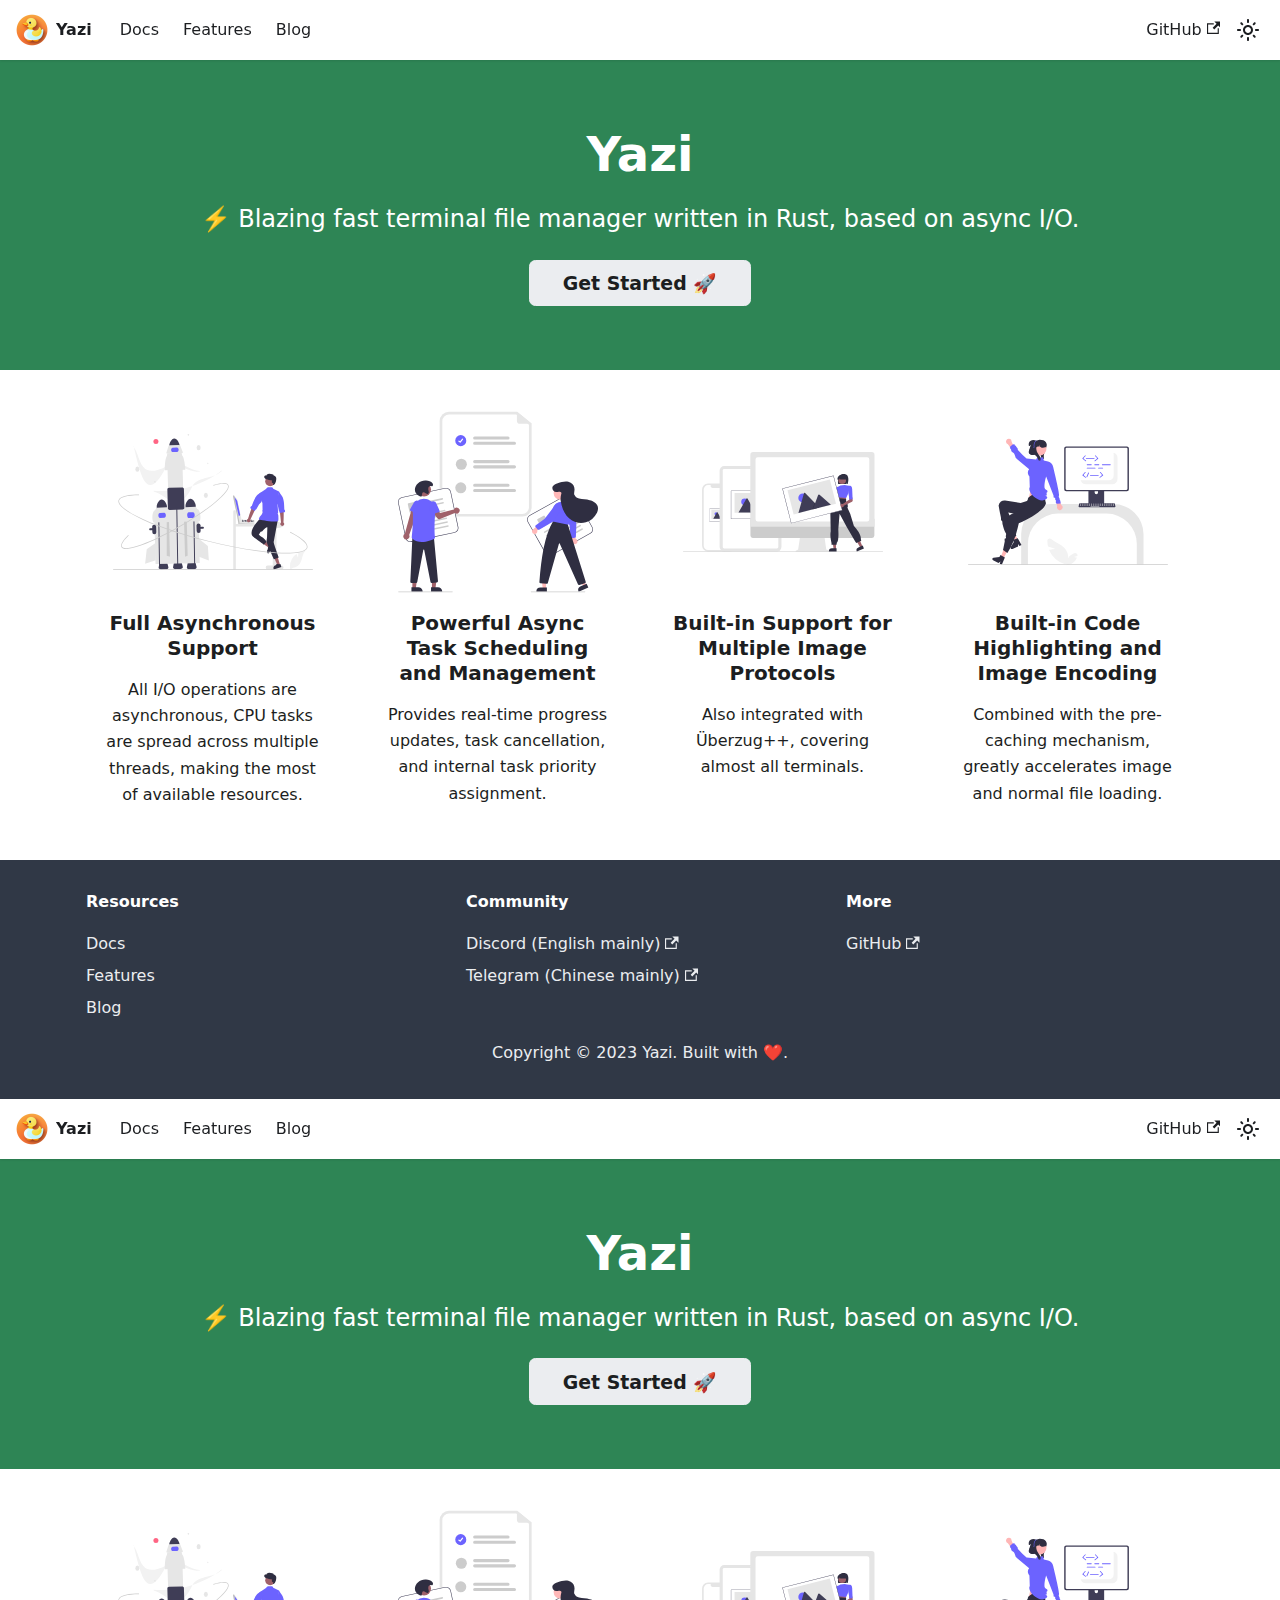
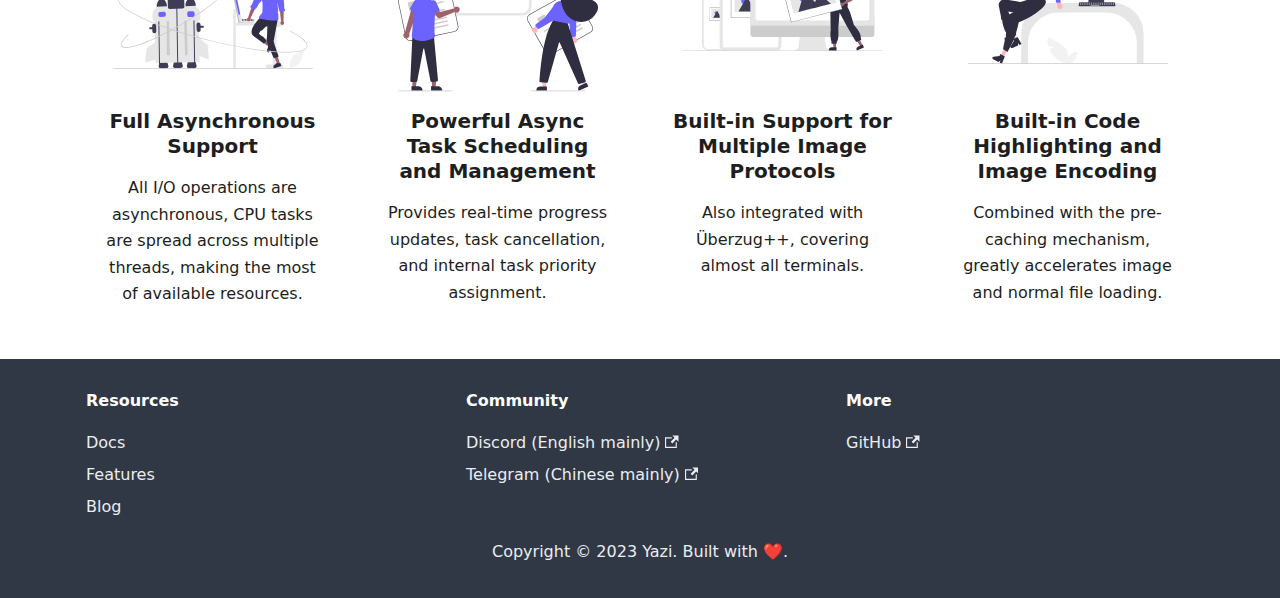
<file: index.html>
<!doctype html>
<html lang="en" dir="ltr" class="plugin-pages plugin-id-default" data-has-hydrated="false">
<head>
<meta charset="UTF-8">
<meta name="generator" content="Docusaurus v3.0.1">
<title data-rh="true">Yazi</title><meta data-rh="true" property="og:title" content="Yazi"><meta data-rh="true" name="viewport" content="width=device-width,initial-scale=1"><meta data-rh="true" name="twitter:card" content="summary_large_image"><meta data-rh="true" property="og:image" content="https://yazi-rs.github.io/img/docusaurus-social-card.jpg"><meta data-rh="true" name="twitter:image" content="https://yazi-rs.github.io/img/docusaurus-social-card.jpg"><meta data-rh="true" property="og:url" content="https://yazi-rs.github.io/"><meta data-rh="true" property="og:locale" content="en"><meta data-rh="true" name="docusaurus_locale" content="en"><meta data-rh="true" name="docusaurus_tag" content="default"><meta data-rh="true" name="docsearch:language" content="en"><meta data-rh="true" name="docsearch:docusaurus_tag" content="default"><meta data-rh="true" name="description" content="Blazing fast terminal file manager written in Rust, based on async I/O."><meta data-rh="true" property="og:description" content="Blazing fast terminal file manager written in Rust, based on async I/O."><link data-rh="true" rel="icon" href="/img/logo.png"><link data-rh="true" rel="canonical" href="https://yazi-rs.github.io/"><link data-rh="true" rel="alternate" href="https://yazi-rs.github.io/" hreflang="en"><link data-rh="true" rel="alternate" href="https://yazi-rs.github.io/" hreflang="x-default"><script data-rh="true">function insertBanner(){var n=document.createElement("div");n.id="__docusaurus-base-url-issue-banner-container";n.innerHTML='\n<div id="__docusaurus-base-url-issue-banner" style="border: thick solid red; background-color: rgb(255, 230, 179); margin: 20px; padding: 20px; font-size: 20px;">\n   <p style="font-weight: bold; font-size: 30px;">Your Docusaurus site did not load properly.</p>\n   <p>A very common reason is a wrong site <a href="https://docusaurus.io/docs/docusaurus.config.js/#baseUrl" style="font-weight: bold;">baseUrl configuration</a>.</p>\n   <p>Current configured baseUrl = <span style="font-weight: bold; color: red;">/</span>  (default value)</p>\n   <p>We suggest trying baseUrl = <span id="__docusaurus-base-url-issue-banner-suggestion-container" style="font-weight: bold; color: green;"></span></p>\n</div>\n',document.body.prepend(n);var e=document.getElementById("__docusaurus-base-url-issue-banner-suggestion-container"),s=window.location.pathname,o="/"===s.substr(-1)?s:s+"/";e.innerHTML=o}document.addEventListener("DOMContentLoaded",(function(){void 0===window.docusaurus&&insertBanner()}))</script><link rel="alternate" type="application/rss+xml" href="/blog/rss.xml" title="Yazi RSS Feed">
<link rel="alternate" type="application/atom+xml" href="/blog/atom.xml" title="Yazi Atom Feed"><link rel="stylesheet" href="/assets/css/styles.201920e6.css">
<script src="/assets/js/runtime~main.6e2cd92a.js" defer="defer"></script>
<script src="/assets/js/main.94b11527.js" defer="defer"></script>
</head>
<body class="navigation-with-keyboard">
<script>!function(){function t(t){document.documentElement.setAttribute("data-theme",t)}var e=function(){try{return new URLSearchParams(window.location.search).get("docusaurus-theme")}catch(t){}}()||function(){try{return localStorage.getItem("theme")}catch(t){}}();t(null!==e?e:"light")}(),function(){try{const c=new URLSearchParams(window.location.search).entries();for(var[t,e]of c)if(t.startsWith("docusaurus-data-")){var a=t.replace("docusaurus-data-","data-");document.documentElement.setAttribute(a,e)}}catch(t){}}()</script><div id="__docusaurus"><div role="region" aria-label="Skip to main content"><a class="skipToContent_Y6sQ" href="#__docusaurus_skipToContent_fallback">Skip to main content</a></div><nav aria-label="Main" class="navbar navbar--fixed-top"><div class="navbar__inner"><div class="navbar__items"><button aria-label="Toggle navigation bar" aria-expanded="false" class="navbar__toggle clean-btn" type="button"><svg width="30" height="30" viewBox="0 0 30 30" aria-hidden="true"><path stroke="currentColor" stroke-linecap="round" stroke-miterlimit="10" stroke-width="2" d="M4 7h22M4 15h22M4 23h22"></path></svg></button><a class="navbar__brand" href="/"><div class="navbar__logo"><img src="/img/logo.png" alt="Yazi file manager" class="themedComponent_FXRw themedComponent--light_RIle"><img src="/img/logo.png" alt="Yazi file manager" class="themedComponent_FXRw themedComponent--dark_gZs3"></div><b class="navbar__title text--truncate">Yazi</b></a><a class="navbar__item navbar__link" href="/docs/installation">Docs</a><a class="navbar__item navbar__link" href="/features">Features</a><a class="navbar__item navbar__link" href="/blog">Blog</a></div><div class="navbar__items navbar__items--right"><a href="https://github.com/sxyazi/yazi" target="_blank" rel="noopener noreferrer" class="navbar__item navbar__link">GitHub<svg width="13.5" height="13.5" aria-hidden="true" viewBox="0 0 24 24" class="iconExternalLink_ykE4"><path fill="currentColor" d="M21 13v10h-21v-19h12v2h-10v15h17v-8h2zm3-12h-10.988l4.035 4-6.977 7.07 2.828 2.828 6.977-7.07 4.125 4.172v-11z"></path></svg></a><div class="toggle_XxLr colorModeToggle_cek2"><button class="clean-btn toggleButton_PFeB toggleButtonDisabled_AgSh" type="button" disabled="" title="Switch between dark and light mode (currently light mode)" aria-label="Switch between dark and light mode (currently light mode)" aria-live="polite"><svg viewBox="0 0 24 24" width="24" height="24" class="lightToggleIcon_mx8f"><path fill="currentColor" d="M12,9c1.65,0,3,1.35,3,3s-1.35,3-3,3s-3-1.35-3-3S10.35,9,12,9 M12,7c-2.76,0-5,2.24-5,5s2.24,5,5,5s5-2.24,5-5 S14.76,7,12,7L12,7z M2,13l2,0c0.55,0,1-0.45,1-1s-0.45-1-1-1l-2,0c-0.55,0-1,0.45-1,1S1.45,13,2,13z M20,13l2,0c0.55,0,1-0.45,1-1 s-0.45-1-1-1l-2,0c-0.55,0-1,0.45-1,1S19.45,13,20,13z M11,2v2c0,0.55,0.45,1,1,1s1-0.45,1-1V2c0-0.55-0.45-1-1-1S11,1.45,11,2z M11,20v2c0,0.55,0.45,1,1,1s1-0.45,1-1v-2c0-0.55-0.45-1-1-1C11.45,19,11,19.45,11,20z M5.99,4.58c-0.39-0.39-1.03-0.39-1.41,0 c-0.39,0.39-0.39,1.03,0,1.41l1.06,1.06c0.39,0.39,1.03,0.39,1.41,0s0.39-1.03,0-1.41L5.99,4.58z M18.36,16.95 c-0.39-0.39-1.03-0.39-1.41,0c-0.39,0.39-0.39,1.03,0,1.41l1.06,1.06c0.39,0.39,1.03,0.39,1.41,0c0.39-0.39,0.39-1.03,0-1.41 L18.36,16.95z M19.42,5.99c0.39-0.39,0.39-1.03,0-1.41c-0.39-0.39-1.03-0.39-1.41,0l-1.06,1.06c-0.39,0.39-0.39,1.03,0,1.41 s1.03,0.39,1.41,0L19.42,5.99z M7.05,18.36c0.39-0.39,0.39-1.03,0-1.41c-0.39-0.39-1.03-0.39-1.41,0l-1.06,1.06 c-0.39,0.39-0.39,1.03,0,1.41s1.03,0.39,1.41,0L7.05,18.36z"></path></svg><svg viewBox="0 0 24 24" width="24" height="24" class="darkToggleIcon_RRt4"><path fill="currentColor" d="M9.37,5.51C9.19,6.15,9.1,6.82,9.1,7.5c0,4.08,3.32,7.4,7.4,7.4c0.68,0,1.35-0.09,1.99-0.27C17.45,17.19,14.93,19,12,19 c-3.86,0-7-3.14-7-7C5,9.07,6.81,6.55,9.37,5.51z M12,3c-4.97,0-9,4.03-9,9s4.03,9,9,9s9-4.03,9-9c0-0.46-0.04-0.92-0.1-1.36 c-0.98,1.37-2.58,2.26-4.4,2.26c-2.98,0-5.4-2.42-5.4-5.4c0-1.81,0.89-3.42,2.26-4.4C12.92,3.04,12.46,3,12,3L12,3z"></path></svg></button></div><div class="navbarSearchContainer_ZmZO"></div></div></div><div role="presentation" class="navbar-sidebar__backdrop"></div></nav><div id="__docusaurus_skipToContent_fallback" class="main-wrapper mainWrapper__m9W"><header class="hero hero--primary heroBanner_qdFl"><div class="container"><h1 class="hero__title">Yazi</h1><p class="hero__subtitle">⚡️ Blazing fast terminal file manager written in Rust, based on async I/O.</p><div class="buttons_AeoN"><a class="button button--secondary button--lg" href="/docs/installation">Get Started 🚀</a></div></div></header><main><section class="features_jVLO"><div class="container"><div class="row"><div class="col col--3"><div class="text--center"><svg xmlns="http://www.w3.org/2000/svg" data-name="Layer 1" width="855.157" height="581.907" viewBox="0 0 855.157 581.907" class="featureSvg_km3_" role="img"><path d="M519.741 326.238a5.5 5.5 0 0 1 5.5 5.5v53.206h105.5a5.5 5.5 0 0 1 0 11h-105.5v184h-11V331.738a5.5 5.5 0 0 1 5.5-5.5Z" fill="#e6e6e6"></path><path d="m226.147 578.694-19.832.548a13.812 13.812 0 0 1-8.486-2.38c-2.154-1.601-3.142-3.767-2.708-5.942l3.902-19.613c.736-3.7 5.27-6.497 10.78-6.649l10.953-.302c5.51-.152 10.191 2.39 11.13 6.044l4.98 19.368c.552 2.147-.315 4.364-2.377 6.083a13.812 13.812 0 0 1-8.342 2.843ZM346.777 578.134l-19.832.547a13.812 13.812 0 0 1-8.485-2.379c-2.154-1.602-3.142-3.767-2.709-5.942l3.903-19.613c.735-3.7 5.27-6.497 10.78-6.65l10.952-.302c5.51-.152 10.192 2.39 11.13 6.044l4.98 19.368c.552 2.148-.315 4.365-2.377 6.083a13.812 13.812 0 0 1-8.342 2.844ZM157.282 411.63a4.331 4.331 0 0 1 1.595-8.308l225.468-6.226a4.33 4.33 0 0 1 4.448 4.208 4.336 4.336 0 0 1-4.209 4.449l-225.468 6.225a4.307 4.307 0 0 1-1.834-.349Z" fill="#3f3d56"></path><path fill="#e6e6e6" d="m176.042 338.768 64.449-1.78 6.009 217.598-64.45 1.78z"></path><path fill="#ccc" d="m242.126 333.079-12.389 33.749.011 153.759 15.096 4.329-2.718-191.837z"></path><path d="M207.93 280.122c-12.057.342-21.256 21.209-21.035 29.352l.407 14.741 43.659-1.205-.407-14.742c-.229-8.142-10.566-28.47-22.624-28.146ZM176.878 428.88a8.51 8.51 0 0 1-8.731-8.261l-.663-23.991a8.5 8.5 0 1 1 16.994-.47l.662 23.991a8.51 8.51 0 0 1-8.262 8.732Z" fill="#3f3d56"></path><path fill="#3f3d56" d="m193.233 339.284-.305-15.855 4.158-.103.305 15.804 3.769 230.346-4.159.115"></path><path d="m247.881 376.36-74.738 2.065c-7.139-8.706-7.787-45.793 7.11-52.851l5.843-9.92 45.042-2.2 5.265 10.446c7.41 6.305 11.231 43.161 11.478 52.46Z" fill="#e6e6e6"></path><path d="m219.75 358.573-18.9.522c-3.646.101-6.747-4.63-6.91-10.546s2.671-10.811 6.318-10.912l18.9-.522c3.648-.1 6.748 4.631 6.912 10.547s-2.672 10.81-6.32 10.911Z" fill="#6c63ff"></path><path fill="#e6e6e6" d="m183.151 465.568-38.959 27.52-6.806 62.05 45.448-15.185.317-74.385zM300.453 336.103l64.449-1.78 6.009 217.598-64.45 1.78z"></path><path fill="#ccc" d="m301.996 333.806 13.261 33.416 3.979 153.708-14.979 4.719-2.261-191.843z"></path><ellipse cx="397.132" cy="262.584" rx="8.447" ry="11.327" fill="#e6e6e6"></ellipse><path d="M331.083 277.492c-12.057.342-21.257 21.209-21.036 29.352l.407 14.741 43.66-1.205-.407-14.742c-.23-8.143-10.566-28.47-22.624-28.146ZM343.567 344.247l-.305-15.855 4.158-.104.305 15.805 3.769 230.346-4.159.115" fill="#3f3d56"></path><path d="m371.034 373.73-74.739 2.064c-1.303-7.876.383-44.632 7.111-52.85l5.843-9.92 45.042-2.2 5.264 10.445c13.299 1.084 17.95 37.204 11.479 52.462Z" fill="#e6e6e6"></path><path d="m342.995 359.254-18.9.522c-3.647.1-6.769-5.374-6.957-12.202s2.626-12.466 6.273-12.567l18.9-.522c3.647-.1 6.768 5.374 6.957 12.202s-2.626 12.466-6.273 12.567Z" fill="#6c63ff"></path><path fill="#e6e6e6" d="m368.086 449.662 37.663 29.268 3.966 62.297-44.706-17.244 3.077-74.321z"></path><path d="M357.568 161.12c-40.413 0-86.857-44.845-127.949-23.538-124.415 64.514-107.288-43.44-143.032-83.589l1.174-2.353c27.06 103.218 51.543 267.692 142.398 83.204 22.76-46.214 97.456 25.22 141.424 23.113l.076 2.83q-6.965.335-14.09.334ZM454.565 167.467c-32.215 24.4-96.316 16.691-116.208 58.487-60.228 126.545-111.754 30.148-164.488 19.723l-.485-2.584c52.79 4.378 109.414-2.416 163.751-19.648 49.104-15.571 92.914-38.735 126.692-66.962l1.769 2.21q-5.35 4.473-11.03 8.774Z" fill="#f2f2f2"></path><ellipse cx="104.132" cy="150.584" rx="8.447" ry="11.327" fill="#e6e6e6"></ellipse><ellipse cx="366.132" cy="58.584" rx="8.447" ry="11.327" fill="#e6e6e6"></ellipse><path d="M181.47 207.63c-3.861 2.572-7.814-3.552-3.878-6.011 3.862-2.573 7.815 3.551 3.879 6.01ZM324.47 6.63c-3.861 2.572-7.814-3.552-3.878-6.011 3.862-2.573 7.815 3.551 3.879 6.01ZM408.749 125.801l-2.457-.539.538-2.458-1.638-.359-.539 2.458-2.457-.538-.359 1.638 2.457.539-.538 2.457 1.638.359.539-2.458 2.457.539.359-1.638z" fill="#e6e6e6"></path><circle cx="183.535" cy="32.737" r="10.702" fill="#ff6584"></circle><path d="M261.816 19.19c-12.058.343-21.257 21.21-21.036 29.352l.407 14.742 43.66-1.206-.408-14.741c-.228-8.143-10.565-28.47-22.623-28.147ZM287.813 577.41l-19.833.547a13.812 13.812 0 0 1-8.485-2.38c-2.154-1.601-3.142-3.767-2.709-5.942l3.903-19.612c.735-3.7 5.27-6.498 10.78-6.65l10.952-.302c5.51-.152 10.192 2.39 11.13 6.044l4.98 19.368c.552 2.147-.315 4.364-2.377 6.083a13.812 13.812 0 0 1-8.341 2.843Z" fill="#3f3d56"></path><path fill="#e6e6e6" d="m232.207 114.816 64.45-1.78 12.145 439.848-64.45 1.78z"></path><path fill="#3f3d56" d="m270.868 325.949-.305-15.855 4.158-.103.305 15.804 3.769 230.346-4.159.115"></path><path d="m309.345 153.292-87.326 2.41c-1.522-9.202.447-52.15 8.309-61.751l2.154-11.462 60.297-1.665 3.154 11.17c8.66 7.369 13.124 50.432 13.412 61.298Z" fill="#e6e6e6"></path><path d="m294.685 82.176-62.223 1.718c-2.297.064-4.193-1.142-4.236-2.693a1.952 1.952 0 0 1 .097-.658l9.665-29.776c.414-1.275 2.061-2.211 3.984-2.264l41.265-1.14c1.922-.053 3.619.791 4.103 2.042L298.633 78.6c.578 1.493-.756 3.047-2.98 3.47a6.08 6.08 0 0 1-.968.105Z" fill="#e6e6e6"></path><path d="M238.6 323.926a7.626 7.626 0 0 1-1.58-.915 5.604 5.604 0 0 1-2.38-4.321l-2.26-81.878c-.094-3.389 3.225-6.24 7.397-6.356l55.703-1.538c4.173-.116 7.643 2.549 7.737 5.938l2.261 81.878a5.603 5.603 0 0 1-2.137 4.446 8.506 8.506 0 0 1-5.261 1.91l-55.703 1.538a8.92 8.92 0 0 1-3.777-.702Z" fill="#3f3d56"></path><path d="m274.253 76.907-18.9.522c-3.648.1-6.732-4.02-6.874-9.184s2.71-9.45 6.356-9.55l18.9-.522c3.647-.1 6.731 4.02 6.874 9.184s-2.71 9.45-6.356 9.55Z" fill="#6c63ff"></path><path d="M721.009 562.528h-22V402.651c18.402-1.32 32.232-6.955 32.232-13.707 0-7.732-18.132-14-40.5-14s-40.5 6.268-40.5 14c0 6.817 14.1 12.494 32.768 13.742v159.842h-22a8 8 0 0 0 0 16h60a8 8 0 0 0 0-16Z" fill="#e6e6e6"></path><path fill="#a0616a" d="m676.847 481.363-7.227 7.875-33.814-24.126 10.665-11.623 30.376 27.874z"></path><path d="M658.368 502.148a13.322 13.322 0 0 0 4.336 9.308l.318.296 9.478-10.329 13.82-15.064-10.202-9.366-1.843 2.012-.192.207-9.182 4.343-1.945.925-.333.155-.733 7.865v.008a13.283 13.283 0 0 0-3.522 9.64Z" fill="#2f2e41"></path><path fill="#a0616a" d="m714.287 559.924-10.227 3.107-16.85-37.968 15.094-4.585 11.983 39.446z"></path><path d="m686.801 578.643.126.421 32.976-10.017-4.025-13.251-2.604.791-.274.082-12.26-1.125-.362-.03-4.64 6.4a13.413 13.413 0 0 0-8.937 16.729Z" fill="#2f2e41"></path><path data-name="Path 17" d="M629.957 361.128s-65.294 63.042-24.016 82.556h12.758a84.503 84.503 0 0 1 12.611-25.108c1.206-1.577 5.721-1.257 6.975-2.794 7.657-9.387 15.959-17.448 21.692-17.128l-1.372 43.558-2.22 15.537c-1.165 8.032 31.728 78.161 31.728 78.161l20.674-8.125s-21.54-57.762-21.792-66.09l17.261-91.561Z" fill="#2f2e41"></path><path d="M624.512 364.237a3.89 3.89 0 0 0 1.273 1.154 8.99 8.99 0 0 0 2.67.992c14.702 3.337 62.726 10.254 75.193 6.955 1.532-.4 2.53-.962 2.856-1.702 1.043-2.338.91-12.215.296-24.142-.111-2.234-2.575-4.654-2.723-6.992-.103-1.753 2.109-3.403 1.99-5.186-.813-12.06-1.864-24.349-2.567-32.118-.444-4.994-.747-8.116-.747-8.116l7.583-47.817-.355-.585-.4-.2-24.452-12.104-1.331-3.403a5.267 5.267 0 0 0-4.876-3.337l-16.107-.066a5.249 5.249 0 0 0-4.284 2.175l-4.365 6.044-28.855 18.497.111.34 13.54 41.203.066 3.211v.008l.503 25.821-1.398 3.5 1.576 5.741s-.725 6.71-4.61 11.697c-3.521 4.528-8.005 9.249-10.032 13.081v.007c-1.125 2.117-1.502 3.951-.555 5.342Z" fill="#6c63ff"></path><path data-name="Path 18" d="m602.806 439.939 3.49 4.41s32.097 22.456 33.2 24.554l5.072 4.8 12.274-13.12-6.383-8a50.107 50.107 0 0 0-19.22-14.716l-9.783-8.679Z" fill="#2f2e41"></path><path d="m718.425 379.131-5.845-56.577-1.543-23.286 16.36-2.958s-.648 16.65 1.495 26.044c2.115 9.27.28 55.535.15 56.772a7.96 7.96 0 1 1-10.617.005Z" fill="#a0616a"></path><path d="m698.943 293.447 4.557 9.751 1.59 3.396 4.285 22.433 2.138 2.272 1.842 7.332.866-.178 15.61-3.233 4.551-.94a8.65 8.65 0 0 0-1.568-10.824c-.311-.281-.57-.555-.563-.814.26-15.604-.695-44.096-9.315-55.823-2.737-3.721-4.38-7.428-6.77-10.017-.007-.008-.007-.015-.014-.015l-5.816-9.522-.355-.585-.4-.2Z" fill="#6c63ff"></path><circle data-name="Ellipse 5" cx="672.128" cy="202.131" r="21.431" fill="#a0616a"></circle><path d="M697.575 197.52c.628-3.602 1.117-8.27-.68-12.42-1.52-3.493-5.321-6.768-9.546-6.326a4.399 4.399 0 0 0-1.372-4.4 11.555 11.555 0 0 0-4.689-2.204c-3.97-1.167-8.084-2.377-12.331-2.4-4.767-.025-8.99 1.608-11.58 4.487l-.064.093-.776 1.854a1.868 1.868 0 0 1-1.149 1.057 1.836 1.836 0 0 1-1.553-.19 1.695 1.695 0 0 0-2.581 1.366l-.042.79-1.112-.443a1.69 1.69 0 0 0-2.298 1.85l.148.942a1.811 1.811 0 0 0-1.38.31 1.655 1.655 0 0 0-.59 1.86 15.398 15.398 0 0 0 4.285 6.4 12.802 12.802 0 0 0 2.908 1.978q.33.166.685.314a76.252 76.252 0 0 0 26.963 6.108 15.654 15.654 0 0 0-1.674 5.372 5.875 5.875 0 0 0 2.514 5.542 7.4 7.4 0 0 0 1.204.551 7.941 7.941 0 0 1 1.154.535 3.598 3.598 0 0 1-.148 6.243s1.595 1.947 1.85 1.914a4.982 4.982 0 0 0 2.625-1.553c4.641-4.507 7.746-11.107 9.23-19.63Z" fill="#2f2e41"></path><path d="m791.398 528.793.931-20.943a67.64 67.64 0 0 1 31.55-7.987c-15.153 12.389-13.26 36.27-23.532 52.929a40.686 40.686 0 0 1-29.836 18.801l-12.68 7.764a68.176 68.176 0 0 1 14.37-55.246 65.854 65.854 0 0 1 12.103-11.245c3.037 8.008 7.094 15.927 7.094 15.927Z" fill="#f2f2f2"></path><path d="M855.157 580.354a1.549 1.549 0 0 1-1.554 1.553H1.553a1.553 1.553 0 0 1 0-3.107h852.05a1.549 1.549 0 0 1 1.554 1.554Z" fill="#ccc"></path><path d="M366.498 423.566a8.51 8.51 0 0 1-8.731-8.262l-.663-23.991a8.5 8.5 0 0 1 16.994-.47l.662 23.992a8.51 8.51 0 0 1-8.262 8.731Z" fill="#3f3d56"></path><path d="M741.354 511.248q-19.368 0-42.456-1.464c-79.614-5.056-182.738-22.633-290.376-49.492-107.638-26.86-206.93-59.794-279.585-92.734C93.544 351.51 66.38 336.32 48.2 322.41c-19.247-14.727-27.666-27.564-25.024-38.153 5.148-20.629 50.731-25.142 88.064-25.295l.013 3c-51.268.21-81.514 8.387-85.166 23.022-4.651 18.64 33.287 47.74 104.087 79.841 72.496 32.868 171.606 65.74 279.074 92.557 107.467 26.816 210.4 44.363 289.84 49.408 77.578 4.928 124.743-2.938 129.394-21.578 3.862-15.477-21.598-38.276-71.69-64.198l1.38-2.664c36.396 18.835 78.645 45.851 73.221 67.588-2.642 10.59-16.105 17.965-40.015 21.923-13.63 2.256-30.37 3.387-50.025 3.387Z" fill="#ccc"></path><path d="M56.059 491.595c-10.247 0-16.908-2.546-19.856-7.607-5.814-9.98 3.923-27.494 28.941-52.051l2.102 2.14c-23.24 22.813-33.343 40.001-28.451 48.4 3.096 5.313 12.308 7.218 26.648 5.505 14.236-1.7 33.1-6.765 56.072-15.055 47.291-17.067 106.623-45.856 167.065-81.064 60.44-35.207 114.75-72.617 152.927-105.335 7.332-6.286 13.987-12.333 19.78-17.972a196.96 196.96 0 0 0 20.975-23.377c8.563-11.627 11.453-20.581 8.358-25.895-5.17-8.874-26.888-8.04-61.157 2.353l-.87-2.87c36.766-11.15 58.508-11.484 64.619-.992 3.797 6.518.926 16.337-8.534 29.183a199.923 199.923 0 0 1-21.3 23.748c-5.836 5.683-12.538 11.772-19.919 18.1-38.31 32.833-92.777 70.353-153.37 105.648-60.593 35.297-120.1 64.168-167.555 81.295-23.185 8.367-42.274 13.486-56.735 15.211a82.698 82.698 0 0 1-9.74.635Z" fill="#ccc"></path><path d="M603.602 368.423c-7.415-.148-47.24-1.291-53.77-1.01-.37-1.293-12.75 14.573-13.052 14.67a1.808 1.808 0 0 0 .605 2.908c.728.443 64.932-.745 65.71-.59a1.786 1.786 0 0 0 1.593-1.038l.43-.962c.044-1.644.582-10.048.1-11.484a1.778 1.778 0 0 0-1.616-2.494Z" fill="#e6e6e6"></path><path d="M782.303 559.959c-.377.905-.859 2.043-2.023 2.001l-65.032.73a1.794 1.794 0 0 1-1.565-2.633Z" transform="translate(-177.185 -177.56)" opacity="0.17" style="isolation:isolate"></path><path d="M550.135 367.218c-.7-1.21-18.086-87.238-19.537-87.957l-11.87-14.521-1.062-.798c-1.475-.81-5.014-.263-4.695 1.99 2.789 13.37 20.725 89.52 21.118 101.391l2.16 15.124a1.863 1.863 0 0 0 2.3 1.53 3.583 3.583 0 0 0 2.877-2.079c.162-.534 9.522-14.37 8.709-14.68Z" fill="#e6e6e6"></path><path d="m695.91 442.3 22.703 117.16c-.759 1.922-4.312 3.268-5.14.747-.014-.003-23.29-116.643-23.314-116.713-.248-2.807 4.39-2.896 5.751-1.195Z" transform="translate(-177.185 -177.56)" opacity="0.17" style="isolation:isolate"></path><path fill="#6c63ff" d="m519.409 269.531 11.53 16.072 12.942 61.465-6.016 5.248-18.456-82.785z"></path><path d="m596.159 376.71 3.19.13a12.539 12.539 0 0 1 .46-2.76c.48-2.28.91-4.99-1.08-4.98-1.35-.13-1.81 1.58-2.05 3.44a26.318 26.318 0 0 1-.52 4.17ZM577.859 372.42l2.15.08 1.04.04c-.02-1.14.51-3.49-.78-4.07a1.6 1.6 0 0 0-.65-.13c-1.21-.07-1.57.85-1.68 1.91-.07.64-.04 1.32-.06 1.85 0 .11-.01.22-.02.32ZM571.489 372.16l2.16.09 1.03.04c-.02-1.31.67-4.17-1.43-4.21-1.94-.11-1.69 2.36-1.74 3.76 0 .11-.01.22-.02.32ZM565.119 371.91l2.15.08 1.04.04c-.02-1.3.67-4.16-1.43-4.2-1.94-.12-1.69 2.35-1.74 3.76 0 .11-.01.22-.02.32ZM558.749 371.65l2.16.09 1.03.04c-.02-1.31.67-4.16-1.43-4.21-1.94-.11-1.69 2.36-1.74 3.76 0 .11-.01.22-.02.32ZM552.379 371.4l2.15.08 1.04.04c-.02-1.2.56-3.71-.98-4.14h-.01a1.464 1.464 0 0 0-.44-.06 1.506 1.506 0 0 0-.54.05h-.01c-1.34.35-1.15 2.45-1.19 3.71 0 .11-.01.22-.02.32ZM589.729 370.72l3.19.13c0-.12 0-.25.01-.4a13.33 13.33 0 0 0 .04-2.29c-.11-.84-.47-1.5-1.48-1.52-1.03-.06-1.44.6-1.6 1.45a3.116 3.116 0 0 0-.08.44v.01c-.08.78-.03 1.62-.08 2.18ZM583.359 370.46l3.19.13a23.28 23.28 0 0 0 .06-2.58c-.09-.88-.44-1.6-1.49-1.62-1.06-.07-1.47.65-1.63 1.54-.15.86-.07 1.89-.13 2.53Z" fill="#2f2e41"></path><path d="m576.989 370.21.95.04 2.24.09c-.01-.48.08-1.18.09-1.87a4.233 4.233 0 0 0-.02-.62c-.08-.93-.41-1.7-1.5-1.72-1.11-.06-1.5.71-1.64 1.65-.14.84-.06 1.81-.12 2.43ZM589.789 376.46l3.19.12c-.01-1.3.67-4.16-1.43-4.2-2.1-.13-1.64 2.77-1.76 4.08ZM583.419 376.2l3.19.13c-.01-1.31.67-4.17-1.43-4.21-2.1-.12-1.64 2.78-1.76 4.08ZM577.049 375.95l3.19.12c-.01-.93.34-2.65-.23-3.57a1.32 1.32 0 0 0-1.2-.63 1.406 1.406 0 0 0-.93.23c-1.02.67-.73 2.79-.83 3.85ZM570.679 375.69l3.19.13c-.01-.93.33-2.64-.22-3.57a1.323 1.323 0 0 0-1.21-.64 1.39 1.39 0 0 0-.93.23c-1.02.69-.73 2.8-.83 3.85ZM564.309 375.44l3.19.12c-.01-.93.34-2.65-.23-3.57a1.32 1.32 0 0 0-1.2-.63 1.405 1.405 0 0 0-.93.23c-1.02.67-.73 2.79-.83 3.85ZM557.939 375.18l3.19.13c-.01-.93.33-2.64-.22-3.57a1.312 1.312 0 0 0-1.21-.64 1.39 1.39 0 0 0-.93.23c-1.02.69-.73 2.8-.83 3.85ZM551.569 374.93l3.19.12c-.01-.93.33-2.64-.23-3.57a1.308 1.308 0 0 0-1.2-.63 1.405 1.405 0 0 0-.93.23c-1.02.68-.73 2.79-.83 3.85Z" fill="#2f2e41"></path><path d="m587.595 365.686 24.313-51.42 9.193-21.45-14.448-8.227s-4.921 15.92-10.064 24.068c-5.075 8.04-18.719 52.286-19.006 53.496a7.96 7.96 0 1 0 10.012 3.533Z" fill="#a0616a"></path><path d="m587.447 318.079 18.387 11.093 4.17-6.303 2.778-1.433 11.494-19.737 10.163-10.354 13.427-42.919-17.47 2.621-.023.008c-3.112 1.65-5.896 4.601-9.713 7.202-12.026 8.196-22.395 34.752-27.335 49.559-.081.243-.414.412-.8.578a8.653 8.653 0 0 0-5.078 9.685Z" fill="#6c63ff"></path></svg></div><div class="text--center padding-horiz--md"><h3>Full Asynchronous Support</h3><p>All I/O operations are asynchronous, CPU tasks are spread across multiple threads, making the most of available resources.</p></div></div><div class="col col--3"><div class="text--center"><svg xmlns="http://www.w3.org/2000/svg" data-name="Layer 1" width="704.362" height="635" viewBox="0 0 704.362 635" class="featureSvg_km3_" role="img"><path d="M437.632 369h-258a33.037 33.037 0 0 1-33-33V33a33.037 33.037 0 0 1 33-33H419.66l50.973 40.629V336a33.037 33.037 0 0 1-33 33Z" fill="#e6e6e6"></path><path d="M179.632 9.5a23.527 23.527 0 0 0-23.5 23.5v303a23.527 23.527 0 0 0 23.5 23.5h258a23.527 23.527 0 0 0 23.5-23.5V45.206L416.336 9.5Z" fill="#fff"></path><path d="M387.451 97.604H269.988a5.495 5.495 0 1 1 0-10.99H387.45a5.495 5.495 0 1 1 0 10.99ZM410.12 116.151H269.988a5.495 5.495 0 1 1 0-10.99H410.12a5.495 5.495 0 1 1 0 10.99ZM387.451 180.722H269.988a5.495 5.495 0 1 1 0-10.99H387.45a5.495 5.495 0 1 1 0 10.99ZM410.12 199.269H269.988a5.495 5.495 0 1 1 0-10.99H410.12a5.495 5.495 0 1 1 0 10.99ZM387.451 263.84H269.988a5.495 5.495 0 1 1 0-10.991H387.45a5.495 5.495 0 1 1 0 10.99ZM410.12 282.386H269.988a5.495 5.495 0 0 1 0-10.99H410.12a5.495 5.495 0 1 1 0 10.99Z" fill="#ccc"></path><circle data-name="Ellipse 44" cx="221.073" cy="101.382" r="19.423" fill="#6c63ff"></circle><path data-name="Path 395" d="M219.148 108.792a2.014 2.014 0 0 1-1.212-.403l-.022-.016-4.564-3.492a2.029 2.029 0 0 1 2.468-3.22l2.957 2.267 6.986-9.115a2.028 2.028 0 0 1 2.843-.375l-.042.06.044-.06a2.03 2.03 0 0 1 .375 2.844l-8.218 10.716a2.029 2.029 0 0 1-1.613.791Z" fill="#fff"></path><circle data-name="Ellipse 44" cx="223.073" cy="184.5" r="19.423" fill="#ccc"></circle><circle data-name="Ellipse 44" cx="221.073" cy="267.618" r="19.423" fill="#ccc"></circle><path d="M469.64 41.936h-39.929a10.99 10.99 0 0 1-10.99-10.99V1.455a.687.687 0 0 1 1.113-.539l50.233 39.795a.687.687 0 0 1-.427 1.225Z" fill="#e6e6e6"></path><path d="M199.348 425.772 46.702 457.947a17.02 17.02 0 0 1-20.14-13.128L.366 320.549a17.02 17.02 0 0 1 13.129-20.14l152.646-32.175a17.02 17.02 0 0 1 20.14 13.128l26.194 124.27a17.02 17.02 0 0 1-13.128 20.14Z" fill="#fff"></path><path d="M199.348 425.772 46.702 457.947a17.02 17.02 0 0 1-20.14-13.128L.366 320.549a17.02 17.02 0 0 1 13.129-20.14l152.646-32.175a17.02 17.02 0 0 1 20.14 13.128l26.194 124.27a17.02 17.02 0 0 1-13.128 20.14ZM13.908 302.366a15.017 15.017 0 0 0-11.584 17.771l26.194 124.27A15.017 15.017 0 0 0 46.29 455.99l152.645-32.175a15.017 15.017 0 0 0 11.584-17.771l-26.194-124.27a15.017 15.017 0 0 0-17.77-11.583Z" fill="#3f3d56"></path><path data-name="Path 411" d="M156.657 309.209 79.62 325.447a2.73 2.73 0 0 1-3.23-1.863 2.63 2.63 0 0 1 2-3.254l78.42-16.53c3.061 1.726 2.094 4.936-.153 5.41Z" fill="#ccc"></path><path data-name="Path 412" d="M159.506 322.722 82.467 338.96a2.73 2.73 0 0 1-3.23-1.863 2.63 2.63 0 0 1 2-3.254l78.42-16.53c3.062 1.726 2.094 4.936-.152 5.41Z" fill="#ccc"></path><path data-name="Path 413" d="m67.435 350.165-23.511 4.955a2.962 2.962 0 0 1-3.506-2.285L34.57 325.09a2.962 2.962 0 0 1 2.285-3.506l23.511-4.955a2.963 2.963 0 0 1 3.506 2.285l5.848 27.745a2.962 2.962 0 0 1-2.285 3.506Z" fill="#ccc"></path><path data-name="Path 414" d="M165.113 350.437 47.54 375.22a2.73 2.73 0 0 1-3.23-1.863 2.63 2.63 0 0 1 1.999-3.254l118.958-25.074c3.062 1.725 2.094 4.935-.153 5.408Z" fill="#ccc"></path><path data-name="Path 415" d="M167.963 363.954 50.388 388.737a2.73 2.73 0 0 1-3.23-1.863 2.63 2.63 0 0 1 2-3.254l118.957-25.074c3.062 1.725 2.094 4.935-.152 5.408Z" fill="#ccc"></path><path data-name="Path 416" d="M170.81 377.462 53.235 402.245a2.73 2.73 0 0 1-3.23-1.863 2.63 2.63 0 0 1 2-3.254l118.957-25.074c3.062 1.725 2.094 4.935-.152 5.408Z" fill="#ccc"></path><path data-name="Path 417" d="M173.659 390.978 56.084 415.761a2.73 2.73 0 0 1-3.23-1.863 2.63 2.63 0 0 1 2-3.254L173.81 385.57c3.062 1.725 2.094 4.935-.152 5.408Z" fill="#ccc"></path><path data-name="Path 418" d="M176.506 404.488 58.932 429.27a2.73 2.73 0 0 1-3.23-1.863 2.63 2.63 0 0 1 1.999-3.254l118.958-25.074c3.062 1.726 2.094 4.935-.153 5.409Z" fill="#ccc"></path><path d="M197.26 342.62a10.525 10.525 0 0 0-.682 1.51l-48.134 11.945-8.373-8.662-14.725 10.928 13.333 16.776a8 8 0 0 0 9.289 2.428l52.23-21.342a10.497 10.497 0 1 0-2.937-13.582ZM32.964 448.913a10.743 10.743 0 0 0 6.378-15.188l33.125-92.067-23.004-4.077-25.327 91.781a10.8 10.8 0 0 0 8.828 19.551Z" fill="#a0616a"></path><path d="m68.26 358.001-22.713-8.717a4.817 4.817 0 0 1-2.47-6.863l11.916-21.125a13.377 13.377 0 0 1 24.95 9.66l-5.256 23.597A4.817 4.817 0 0 1 68.26 358Z" fill="#6c63ff"></path><path fill="#a0616a" d="m119.525 621.766 12.26-.001 5.832-47.288-18.094.001.002 47.288z"></path><path d="M116.398 617.763H140.542a15.386 15.386 0 0 1 15.387 15.386v.5l-39.53.001Z" fill="#2f2e41"></path><path fill="#a0616a" d="m50.525 621.766 12.26-.001 5.832-47.288-18.094.001.002 47.288z"></path><path d="M47.398 617.763H71.542a15.386 15.386 0 0 1 15.387 15.386v.5l-39.53.001ZM63.377 602.733H47.863a4.5 4.5 0 0 1-4.495-4.714l7.37-158.332.464-.013 74.919-1.953 14.66 158.423a4.5 4.5 0 0 1-4.12 4.911l-17.427 1.394a4.502 4.502 0 0 1-4.767-3.582L92.177 486.09a1.454 1.454 0 0 0-1.47-1.199h-.005a1.454 1.454 0 0 0-1.467 1.211l-21.442 113a4.51 4.51 0 0 1-4.416 3.631Z" fill="#2f2e41"></path><circle cx="91.797" cy="273.914" r="24.561" fill="#a0616a"></circle><path d="M83.561 458.242c-11.706 0-23.73-3.077-33.698-12.175a4.552 4.552 0 0 1-1.47-3.85c1.068-9.586 6.243-59.08 3.329-92.143a40.02 40.02 0 0 1 12.955-33.305 39.598 39.598 0 0 1 33.962-9.834c.306.055.612.112.918.171 19.664 3.806 33.326 22.004 31.78 42.331-2.256 29.66-4.278 69.78-1.103 92.468a4.493 4.493 0 0 1-2.414 4.637c-7.225 3.65-25.326 11.7-44.259 11.7Z" fill="#6c63ff"></path><path d="M115.61 359.768a4.812 4.812 0 0 1-2.109-3.411l-2.992-23.99a13.377 13.377 0 0 1 25.754-7.248l9.856 22.161a4.817 4.817 0 0 1-3.11 6.598l-23.437 6.522a4.811 4.811 0 0 1-3.961-.632Z" fill="#6c63ff"></path><path d="M83.223 298.128a17.598 17.598 0 0 1-6.797-1.23c-.952-.366-1.94-.667-2.889-1.034-8.387-3.24-13.911-12.172-14.109-21.16s4.457-17.714 11.37-23.463 15.864-8.702 24.829-9.384c9.657-.735 20.53 1.713 25.926 9.755 1.437 2.141 2.441 4.738 1.59 7.323a4.686 4.686 0 0 1-1.32 2.028c-2.41 2.144-4.812.532-7.27.39-3.376-.196-6.408 2.537-7.498 5.738s-.61 6.727.27 9.993a24.962 24.962 0 0 1 1.258 6.076 6.108 6.108 0 0 1-2.531 5.378c-2.11 1.276-4.88.537-6.992-.736s-3.935-3.044-6.216-3.98-5.344-.73-6.671 1.348a7.379 7.379 0 0 0-.844 2.435c-1.19 5.421-.916 5.102-2.106 10.523Z" fill="#2f2e41"></path><path d="M191.668 635h-190a1 1 0 0 1 0-2h190a1 1 0 1 1 0 2Z" fill="#ccc"></path><path d="m678.012 428.63-136.057 76.317a17.02 17.02 0 0 1-23.144-6.51l-62.13-110.765a17.02 17.02 0 0 1 6.51-23.144l136.058-76.317a17.02 17.02 0 0 1 23.143 6.51l62.13 110.765a17.02 17.02 0 0 1-6.51 23.143Z" fill="#fff"></path><path d="m678.012 428.63-136.057 76.317a17.02 17.02 0 0 1-23.144-6.51l-62.13-110.765a17.02 17.02 0 0 1 6.51-23.144l136.058-76.317a17.02 17.02 0 0 1 23.143 6.51l62.13 110.765a17.02 17.02 0 0 1-6.51 23.143ZM464.17 366.272a15.017 15.017 0 0 0-5.745 20.42l62.13 110.765a15.017 15.017 0 0 0 20.421 5.744l136.058-76.317a15.017 15.017 0 0 0 5.744-20.42L620.648 295.7a15.017 15.017 0 0 0-20.42-5.745Z" fill="#3f3d56"></path><path data-name="Path 411" d="m602.442 330.148-68.667 38.517a2.73 2.73 0 0 1-3.638-.813 2.63 2.63 0 0 1 .935-3.703l69.898-39.207c3.437.731 3.473 4.084 1.47 5.207Z" fill="#ccc"></path><path data-name="Path 412" d="m609.198 342.193-68.667 38.516a2.73 2.73 0 0 1-3.638-.813 2.63 2.63 0 0 1 .935-3.703l69.898-39.207c3.437.732 3.473 4.084 1.47 5.207Z" fill="#ccc"></path><path data-name="Path 413" d="m529.534 395.893-20.957 11.755a2.962 2.962 0 0 1-4.028-1.133l-13.872-24.73a2.962 2.962 0 0 1 1.134-4.029l20.956-11.754a2.963 2.963 0 0 1 4.028 1.133l13.872 24.73a2.962 2.962 0 0 1-1.133 4.028Z" fill="#ccc"></path><path data-name="Path 414" d="m622.83 366.966-104.797 58.783a2.73 2.73 0 0 1-3.638-.813 2.63 2.63 0 0 1 .935-3.703l106.03-59.474c3.438.732 3.473 4.084 1.47 5.207Z" fill="#ccc"></path><path data-name="Path 415" d="M629.589 379.014 524.79 437.797a2.73 2.73 0 0 1-3.638-.813 2.63 2.63 0 0 1 .935-3.702l106.03-59.475c3.438.732 3.473 4.084 1.47 5.207Z" fill="#ccc"></path><path data-name="Path 416" d="m636.343 391.054-104.798 58.783a2.73 2.73 0 0 1-3.639-.813 2.63 2.63 0 0 1 .935-3.702l106.03-59.475c3.438.732 3.474 4.084 1.472 5.207Z" fill="#ccc"></path><path data-name="Path 417" d="m643.1 403.102-104.798 58.783a2.73 2.73 0 0 1-3.638-.813 2.63 2.63 0 0 1 .935-3.703l106.03-59.475c3.438.732 3.473 4.084 1.471 5.207Z" fill="#ccc"></path><path data-name="Path 418" d="m649.854 415.143-104.797 58.783a2.73 2.73 0 0 1-3.639-.813 2.63 2.63 0 0 1 .935-3.703l106.03-59.474c3.438.731 3.473 4.084 1.471 5.207Z" fill="#ccc"></path><path d="M631.571 460.266a9.454 9.454 0 0 0-6.28-13.065l-2.85-33.475-13.706 10.813 4.807 30.13a9.505 9.505 0 0 0 18.03 5.597Z" fill="#ffb8b8"></path><path d="m622.7 443.695-11.383 1.357a4.231 4.231 0 0 1-4.728-4.018l-1.66-38.402-21.577-58.946a12.148 12.148 0 0 1 .641-11.567 15.878 15.878 0 0 1 1.808-2.334 12.11 12.11 0 0 1 10.562-3.75 12.626 12.626 0 0 1 9.484 6.59l14.071 29.486a83.765 83.765 0 0 1 8.095 39.573l-1.587 37.988a4.228 4.228 0 0 1-3.67 4.015Z" fill="#6c63ff"></path><path fill="#ffb8b8" d="m663.126 609.664-10.554 4.632-22.89-38.503 15.576-6.837 17.868 40.708z"></path><path d="m670.309 618.713-34.03 14.937-.19-.43a14.465 14.465 0 0 1 7.431-19.06h.001l20.785-9.123Z" fill="#2f2e41"></path><path fill="#ffb8b8" d="M521.437 622.477h-11.526l-5.483-44.457 17.011.001-.002 44.456z"></path><path d="m524.376 633.65-37.164-.001v-.47a14.465 14.465 0 0 1 14.465-14.465H524.377ZM633.652 607.28l-64.206-143.284a1.41 1.41 0 0 0-2.656.188l-39.12 138.394a4.206 4.206 0 0 1-4.504 3.1l-21.366-2.136a4.255 4.255 0 0 1-3.798-4.551c6.796-84.524 17.509-164.298 49.602-216.52l.17-.278 48.544 9.519 64.808 206.373a4.249 4.249 0 0 1-2.751 5.265l-19.543 6.281a4.215 4.215 0 0 1-5.18-2.352Z" fill="#2f2e41"></path><circle cx="571.237" cy="285.983" r="23.091" fill="#ffb8b8"></circle><path d="m544.62 386.468-.295-.06-.069-.292c-3.111-13.135-3.185-27.47-.22-42.606a33.468 33.468 0 0 1 33.507-27.074 33.523 33.523 0 0 1 32.819 32.23c.99 26.032-9.649 48.6-9.756 48.826l-.159.33Z" fill="#6c63ff"></path><path d="M482.72 430.397a9.454 9.454 0 0 0 7.582-12.355l26.596-20.526-16.513-5.666-22.724 20.36a9.505 9.505 0 0 0 5.06 18.187Z" fill="#ffb8b8"></path><path d="M497.247 414.917a4.215 4.215 0 0 1-5.401-.952l-7.307-8.834a4.23 4.23 0 0 1 .818-6.15l31.383-22.194 37.865-50.065a12.147 12.147 0 0 1 10.072-5.726 15.846 15.846 0 0 1 2.94.257 12.106 12.106 0 0 1 8.873 6.848 12.625 12.625 0 0 1-.403 11.54l-28.038 45.406-.062.1Z" fill="#6c63ff"></path><path d="M575.367 284.55c-1.702-2.799-5.458-3.59-8.719-3.27s-6.431 1.465-9.707 1.44c-9.097-.071-16.119-11.158-12.294-19.412 3.136-6.77 10.97-9.742 18.057-12.075 14.858-4.891 31.925-9.59 45.408-1.66a28.214 28.214 0 0 1 13.58 25.14c-.304 6.242-2.694 12.653-.672 18.566 2.332 6.822 9.727 10.482 16.715 12.252 12.25 3.104 25.167 2.604 37.494 5.387s24.96 10.175 28.282 22.368c2.183 8.009-.094 16.63-3.866 24.025a62.223 62.223 0 0 1-86.805 25.461c-14.903-8.702-25.662-23.409-32.076-39.43a132.03 132.03 0 0 1-7.632-29c-1.437-9.29-.218-18.679 2.384-27.713a2.547 2.547 0 0 0-.15-2.078Z" fill="#2f2e41"></path><path d="M658.668 635h-190a1 1 0 0 1 0-2h190a1 1 0 1 1 0 2Z" fill="#ccc"></path></svg></div><div class="text--center padding-horiz--md"><h3>Powerful Async Task Scheduling and Management</h3><p>Provides real-time progress updates, task cancellation, and internal task priority assignment.</p></div></div><div class="col col--3"><div class="text--center"><svg xmlns="http://www.w3.org/2000/svg" data-name="Layer 1" width="923.222" height="462.144" viewBox="0 0 923.222 462.144" class="featureSvg_km3_" role="img"><path d="M244.347 220.484h-1.722v-47.179A27.305 27.305 0 0 0 215.32 146h-99.954a27.305 27.305 0 0 0-27.305 27.305V432.13a27.305 27.305 0 0 0 27.305 27.305h99.954a27.305 27.305 0 0 0 27.305-27.305V254.066h1.723Z" fill="#e5e5e5"></path><path d="M216.422 153.104h-13.048a9.688 9.688 0 0 1-8.97 13.347h-57.261a9.688 9.688 0 0 1-8.97-13.347h-12.186a20.391 20.391 0 0 0-20.392 20.391V431.94a20.391 20.391 0 0 0 20.392 20.391h100.435a20.391 20.391 0 0 0 20.391-20.391V173.495a20.391 20.391 0 0 0-20.391-20.391Z" fill="#fff"></path><path fill="#fff" d="M123.23 261.812h90.396v60.985H123.23z"></path><path d="M213.937 323.109h-91.019V261.5h91.02Zm-90.396-.624h89.773v-60.362H123.54Z" fill="#3f3d56"></path><path d="M130.869 309.429h75.117v-42.78H130.87Z" fill="#e6e6e6"></path><circle cx="152.967" cy="285.719" r="7.529" fill="#6c63ff"></circle><path d="M176.576 308.92h-36.934a.752.752 0 0 1-.138-.011l17.468-30.258a1.223 1.223 0 0 1 2.13 0l11.722 20.305.562.972Z" fill="#3f3d56"></path><path opacity="0.2" style="isolation:isolate" d="M176.576 308.92h-12.61l6.19-8.992.446-.648.223-.324.561.972 5.19 8.992z"></path><path d="M197.14 308.92h-31.944l6.19-8.992.446-.648 8.066-11.718a1.632 1.632 0 0 1 2.423-.144 1.458 1.458 0 0 1 .116.144Z" fill="#3f3d56"></path><path d="M432.891 459.668H190.608a21.684 21.684 0 0 1-21.66-21.66V86.643a21.684 21.684 0 0 1 21.66-21.66h242.283a21.684 21.684 0 0 1 21.66 21.66v351.365a21.684 21.684 0 0 1-21.66 21.66Z" fill="#e5e5e5"></path><path d="M433.318 445.849H190.182a6.685 6.685 0 0 1-6.677-6.677V85.48a6.685 6.685 0 0 1 6.677-6.677h243.136a6.685 6.685 0 0 1 6.677 6.677v353.692a6.685 6.685 0 0 1-6.677 6.677Z" fill="#fff"></path><circle cx="310.828" cy="71.617" r="1.843" fill="#fff"></circle><path fill="#fff" d="M221.777 179.774h191.302v129.061H221.777z"></path><path d="M413.738 309.495h-192.62V179.114h192.62Zm-191.302-1.32H412.42V180.433H222.436Z" fill="#3f3d56"></path><path d="M237.943 280.544h158.97v-90.532h-158.97Z" fill="#e6e6e6"></path><circle cx="284.708" cy="230.367" r="15.933" fill="#6c63ff"></circle><path d="M334.672 279.466H256.51a1.592 1.592 0 0 1-.292-.023l36.967-64.032a2.588 2.588 0 0 1 4.506 0l24.809 42.97 1.188 2.057Z" fill="#3f3d56"></path><path opacity="0.2" style="isolation:isolate" d="M334.672 279.466h-26.686l13.1-19.028.943-1.371.471-.685 1.188 2.056 10.984 19.028z"></path><path d="M378.192 279.466h-67.604l13.1-19.028.943-1.371 17.071-24.798a3.454 3.454 0 0 1 5.127-.307 3.083 3.083 0 0 1 .246.307Z" fill="#3f3d56"></path><path d="m673.435 455.496-12.264-5.164-8.413-61.48H540.724l-9.12 61.229-10.971 5.486a2.605 2.605 0 0 0 1.165 4.935h150.626a2.605 2.605 0 0 0 1.01-5.006Z" fill="#e6e6e6"></path><path d="M872.527 397.032H322.184a10.903 10.903 0 0 1-10.879-10.903v-77.606h572.101v77.606a10.903 10.903 0 0 1-10.879 10.903Z" fill="#ccc"></path><path d="M883.982 345.202H310.803V13.144A13.159 13.159 0 0 1 323.947 0h546.89a13.159 13.159 0 0 1 13.145 13.144Z" fill="#e5e5e5"></path><path d="M849.748 321.1H345.037a10.144 10.144 0 0 1-10.133-10.132V34.234A10.145 10.145 0 0 1 345.037 24.1h504.71a10.145 10.145 0 0 1 10.134 10.134v276.734a10.144 10.144 0 0 1-10.133 10.133Z" fill="#fff"></path><path d="M921.939 462.144H1.335a1.317 1.317 0 0 1-1.294-.953 1.285 1.285 0 0 1 1.242-1.613h920.55a1.358 1.358 0 0 1 1.359 1.004 1.284 1.284 0 0 1-1.253 1.562Z" fill="#ccc"></path><path d="M717.289 122.103c2.59-8.257 8.482-15.83 16.63-18.621 8.148-2.792 22.363-.183 26.206 7.565 5.537 11.167 3.05 24.842.113 36.966a300.348 300.348 0 0 0-4.627-.203l-2.192-7.307v7.235c-12.097-.374-24.69-.14-37.291.102-1.13-8.583-1.43-17.48 1.16-25.737Z" fill="#2f2e41"></path><path fill="#9f616a" d="m828.442 436.728-10.176 4.264-21.291-37.22 15.019-6.294 16.448 39.25z"></path><path d="m835.172 445.504-32.812 13.75-.174-.414a13.848 13.848 0 0 1 7.419-18.124l20.04-8.398Z" fill="#2f2e41"></path><path d="M679.215 260.908a7.634 7.634 0 0 1 3.097-11.288l21.871-65.998 14.648 7.813-26.105 62.416a7.675 7.675 0 0 1-13.511 7.057ZM706.181 448.559h-11.033l-5.249-42.557h16.284l-.002 42.557z" fill="#9f616a"></path><path d="m708.995 459.255-35.576-.002v-.45a13.848 13.848 0 0 1 13.847-13.847h.001l21.729.001Z" fill="#2f2e41"></path><path fill="#9f616a" d="m750.419 206.503 2.5 6.5-.5 6.5-48-6 1.5-5.5 5.5-6.5 39 5z"></path><circle cx="734.949" cy="130.535" r="17.475" fill="#9f616a"></circle><path d="m716.419 160.503 10-6 20-2 17.677 4-.177 32.5-11 24-47-5-2-6.54s-13-17.46 1-27.46Z" fill="#6c63ff"></path><path d="m718.919 162.003-2.5-1.5s-13.5 2.5-16.5 10.5-6 44-6 44l12.5 1.484 4.5-29.484Z" fill="#6c63ff"></path><path d="M752.919 217.003v11.106s13 16.894 6 29.894c0 0 15 28 16 38l14 46s35 35 32 60l2 8-23 10-5-7-39-67-33-61-6 72s4 56-7 62l-1 9h-23.343v-8.555s-8.657-30.445-3.657-53.445l-2-97s9-41 20-48l4-10ZM722.941 107.779a21.95 21.95 0 0 1 33.371 19.156c-9.768.449-20.03.566-30.434.586l-2.46-6.018-1.449 6.023q-4.755 0-9.53-.013a22.411 22.411 0 0 1 10.502-19.734Z" fill="#2f2e41"></path><path fill="#fff" d="m459.328 169.738 235.26-59.828 40.363 158.718-235.26 59.828z"></path><path d="m735.968 269.233-236.883 60.24-40.775-160.34 236.883-60.241Zm-235.673 58.205 233.638-59.415-39.95-157.096-233.638 59.415Z" fill="#3f3d56"></path><path d="m510.723 288.608 195.499-49.716-28.313-111.335-195.499 49.716Z" fill="#e6e6e6"></path><circle cx="552.542" cy="212.275" r="20.218" fill="#6c63ff"></circle><path d="m629.342 257.031-96.122 24.445a2.02 2.02 0 0 1-.367.062l25.436-90.307a3.284 3.284 0 0 1 5.541-1.409l43.95 45.086 2.104 2.157Z" fill="#3f3d56"></path><path opacity="0.2" style="isolation:isolate" d="m629.342 257.031-32.818 8.346 10.159-27.498.731-1.98.366-.991 2.104 2.157 19.458 19.966z"></path><path d="m682.863 243.42-83.138 21.143 10.159-27.498.73-1.98 13.239-35.835a4.383 4.383 0 0 1 6.21-1.981 3.913 3.913 0 0 1 .398.3Z" fill="#3f3d56"></path><path d="M736.296 239.966a7.86 7.86 0 0 1 1.183.366l30.507-21-.698-8.97 13.4-2.823 2.779 15.76a5.974 5.974 0 0 1-3.241 6.396l-37.79 18.637a7.84 7.84 0 1 1-6.14-8.366Z" fill="#9f616a"></path><path d="m756.919 158.003 7.177-1.5s15.823-5.5 16.823 14.5l2 47-14.854 2-6.146-41Z" fill="#6c63ff"></path></svg></div><div class="text--center padding-horiz--md"><h3>Built-in Support for Multiple Image Protocols</h3><p>Also integrated with Überzug++, covering almost all terminals.</p></div></div><div class="col col--3"><div class="text--center"><svg xmlns="http://www.w3.org/2000/svg" data-name="Layer 1" width="717.67" height="453.964" viewBox="0 0 717.67 453.964" class="featureSvg_km3_" role="img"><path d="M271.986 71.477a3.827 3.827 0 0 1-4.314 1.257 5.829 5.829 0 0 1-.678-.248 28.826 28.826 0 0 0-.368-7.989 21.362 21.362 0 0 1-1.64 6.57 8.91 8.91 0 0 1-1.76-2.513 22.425 22.425 0 0 1-1.602-6.046c-1.205-7.088-2.393-14.462-.428-21.389 2.88-10.119 11.957-17.393 15.75-27.211l1.867-1.677c3.198 5.445 3.34 12.212 2.036 18.387-1.297 6.187-3.91 11.993-5.975 17.96s-3.613 12.313-2.655 18.556c.22 1.47.556 3.086-.233 4.343Z" fill="#2f2e41"></path><path fill="#ffb6b6" d="m230.469 157.098-12.174 55.681 53.174 17.319-7.819-73h-33.181z"></path><path d="M605.699 452.598h24.096v-110.47a107.653 107.653 0 0 0-107.531-107.53H298.326a107.653 107.653 0 0 0-107.531 107.53v110.47h24.095v-75.47a108.654 108.654 0 0 1 108.531-108.53h173.747A108.654 108.654 0 0 1 605.7 377.128Z" fill="#e6e6e6"></path><path d="m312.894 394.806-25.68-7.775a88.484 88.484 0 0 1-2.51-20.963 8.4 8.4 0 0 1 13.816-6.355c13.773 11.814 33.948 18.118 46.968 31.58a52.073 52.073 0 0 1 13.888 42.946l5.62 18.181a87.259 87.259 0 0 1-63.976-35.285 84.287 84.287 0 0 1-10.122-18.565c10.892-1.235 21.996-3.764 21.996-3.764Z" fill="#f2f2f2"></path><path d="m379.823 424.58 13.098-3.966.05-.209a8.409 8.409 0 0 0-12.482-9.094c-5.946 3.532-12.548 6.574-17.29 11.477a26.56 26.56 0 0 0-7.083 21.904l-2.867 9.272a44.505 44.505 0 0 0 32.63-17.996 42.989 42.989 0 0 0 5.163-9.469c-5.555-.63-11.219-1.92-11.219-1.92Z" fill="#f2f2f2"></path><path d="M485.849 153.13h-51.006a2.721 2.721 0 0 0-2.717 2.724v80.574h56.447v-80.574a2.723 2.723 0 0 0-2.724-2.724Zm-25.332 45.781a6.051 6.051 0 0 1-6.023-6.023v-9.293a6.023 6.023 0 0 1 12.046 0v9.293a6.051 6.051 0 0 1-6.023 6.023Z" fill="#3f3d56"></path><path d="M570.31 27.385H352.28a7.078 7.078 0 0 0-7.066 7.067v147.127a7.073 7.073 0 0 0 7.066 7.066h218.03a7.073 7.073 0 0 0 7.066-7.066V34.452a7.078 7.078 0 0 0-7.067-7.067Z" fill="#3f3d56"></path><path d="M568.49 32.49H354.101a3.787 3.787 0 0 0-3.78 3.786v143.48a3.786 3.786 0 0 0 3.78 3.78h214.387a3.786 3.786 0 0 0 3.78-3.78V36.277a3.787 3.787 0 0 0-3.78-3.787Z" fill="#fff"></path><path d="M431.95 233.85v7.775a1.523 1.523 0 0 0 1.52 1.52h53.758a1.527 1.527 0 0 0 1.52-1.52v-7.774Z" fill="#3f3d56"></path><path d="M526.73 245.85H399.181a2.346 2.346 0 0 1-2.296-2.83l1.98-9.4a2.356 2.356 0 0 1 2.295-1.863h123.592a2.356 2.356 0 0 1 2.295 1.863l1.98 9.4a2.346 2.346 0 0 1-2.297 2.83Z" fill="#3f3d56"></path><rect x="402.066" y="233.45" width="3.928" height="2.357" rx="0.488" fill="#e6e6e6"></rect><rect x="409.923" y="233.45" width="3.928" height="2.357" rx="0.488" fill="#e6e6e6"></rect><rect x="417.779" y="233.45" width="3.928" height="2.357" rx="0.488" fill="#e6e6e6"></rect><rect x="425.636" y="233.45" width="3.928" height="2.357" rx="0.488" fill="#e6e6e6"></rect><rect x="433.493" y="233.45" width="3.928" height="2.357" rx="0.488" fill="#e6e6e6"></rect><rect x="441.35" y="233.45" width="3.928" height="2.357" rx="0.488" fill="#e6e6e6"></rect><rect x="449.207" y="233.45" width="3.928" height="2.357" rx="0.488" fill="#e6e6e6"></rect><rect x="457.063" y="233.45" width="3.928" height="2.357" rx="0.488" fill="#e6e6e6"></rect><rect x="464.92" y="233.45" width="3.928" height="2.357" rx="0.488" fill="#e6e6e6"></rect><rect x="472.777" y="233.45" width="3.928" height="2.357" rx="0.488" fill="#e6e6e6"></rect><rect x="480.634" y="233.45" width="3.928" height="2.357" rx="0.488" fill="#e6e6e6"></rect><rect x="488.49" y="233.45" width="3.928" height="2.357" rx="0.488" fill="#e6e6e6"></rect><rect x="496.347" y="233.45" width="3.928" height="2.357" rx="0.488" fill="#e6e6e6"></rect><rect x="504.204" y="233.45" width="3.928" height="2.357" rx="0.488" fill="#e6e6e6"></rect><rect x="512.061" y="233.45" width="3.928" height="2.357" rx="0.488" fill="#e6e6e6"></rect><rect x="519.917" y="233.45" width="3.928" height="2.357" rx="0.488" fill="#e6e6e6"></rect><rect x="401.973" y="237.378" width="3.928" height="2.357" rx="0.488" fill="#e6e6e6"></rect><rect x="409.83" y="237.378" width="3.928" height="2.357" rx="0.488" fill="#e6e6e6"></rect><rect x="417.687" y="237.378" width="3.928" height="2.357" rx="0.488" fill="#e6e6e6"></rect><rect x="425.543" y="237.378" width="3.928" height="2.357" rx="0.488" fill="#e6e6e6"></rect><rect x="433.4" y="237.378" width="3.928" height="2.357" rx="0.488" fill="#e6e6e6"></rect><rect x="441.257" y="237.378" width="3.928" height="2.357" rx="0.488" fill="#e6e6e6"></rect><rect x="449.114" y="237.378" width="3.928" height="2.357" rx="0.488" fill="#e6e6e6"></rect><rect x="456.97" y="237.378" width="3.928" height="2.357" rx="0.488" fill="#e6e6e6"></rect><rect x="464.827" y="237.378" width="3.928" height="2.357" rx="0.488" fill="#e6e6e6"></rect><rect x="472.684" y="237.378" width="3.928" height="2.357" rx="0.488" fill="#e6e6e6"></rect><rect x="480.541" y="237.378" width="3.928" height="2.357" rx="0.488" fill="#e6e6e6"></rect><rect x="488.398" y="237.378" width="3.928" height="2.357" rx="0.488" fill="#e6e6e6"></rect><rect x="496.254" y="237.378" width="3.928" height="2.357" rx="0.488" fill="#e6e6e6"></rect><rect x="504.111" y="237.378" width="3.928" height="2.357" rx="0.488" fill="#e6e6e6"></rect><rect x="511.968" y="237.378" width="3.928" height="2.357" rx="0.488" fill="#e6e6e6"></rect><rect x="519.825" y="237.378" width="3.928" height="2.357" rx="0.488" fill="#e6e6e6"></rect><rect x="439.686" y="242.092" width="31.427" height="2.357" rx="0.488" fill="#e6e6e6"></rect><path d="M536.523 68.508v75.52a19.073 19.073 0 0 1-19.07 19.07h-94.52a19.08 19.08 0 0 1-17.51-11.49 17.984 17.984 0 0 1-1.13-3.51 17.367 17.367 0 0 0 6.3 1.17h94.52a17.605 17.605 0 0 0 17.58-17.58v-75.52a17.368 17.368 0 0 0-1.17-6.3 17.988 17.988 0 0 1 3.51 1.13 19.08 19.08 0 0 1 11.49 17.51Z" fill="#f2f2f2"></path><path fill="#ffb6b6" d="m183.897 368.973-9.375 5.805-27.619-33.95 13.836-8.566 23.158 36.711z"></path><path d="m191.99 381.099-7.54 3.367-4.525-6.52-.27 8.66-20 8.928a4.924 4.924 0 0 1-6.214-7.055l11.048-18.162-3.214-7.198 17.248-6.497ZM157.635 362.442l15.834-15.344c-11.764-29.03-12.704-47.022-29.012-82.131 38.693 7.914 66.356 7.433 98.356.337 10.833-2.364 38.785-23.956 36.487-35.027q-.161-.776-.38-1.538c-3.435-11.711-1.017-29.645-8.451-42.641-13.755-5.186-34.653 12.325-51 23-7.883 5.147-2.113 12.16-8 14l-22.57 7.326-55.372-8.943a20.511 20.511 0 0 0-23.376 17.36q-.14.9-.204 1.812c2.548 14.104 5.204 27.837 8.063 40.874.923 4.208-.635 12.275 2.836 12.395s2.073 8.464 3.154 12.543c6.654 25.114 10.863 37.268 33.635 55.977Z" fill="#2f2e41"></path><path fill="#ffb6b6" d="m127.329 429.745-9.767-5.098 15.453-40.936 14.415 7.524-20.101 38.51z"></path><path d="m125.701 399.184 15.661 10.783c19.195-27.76 31.658-64.854 40.94-106.36 36.138-15.765 67.76-33.801 89.796-57.994a20.915 20.915 0 0 0-1.21-29.095q-.578-.542-1.195-1.038c-9.545-7.603-30.743-3.229-44.292-9.583l-24.204 33.5 2.782 7.802-8.42 4.099-7.11 3.46-8.137 3.963-26.679 12.987a20.484 20.484 0 0 0-9.089 27.63q.405.817.878 1.599l-9.908 49.36s2.726 8.593-1.563 7.79-1.953 9.724-1.953 9.724ZM121.414 452.305l-7.321-3.82 2.3-7.595-6.954 5.165-19.418-10.134a4.924 4.924 0 0 1 1.672-9.252l21.096-2.616 3.648-6.988 15.802 9.486Z" fill="#2f2e41"></path><path d="m334.892 237.703-11.423-27.605-9 5 5.435 28.082a10.001 10.001 0 1 0 14.988-5.477ZM143.208 19.407l17.38 24.3 7.634-6.91-11.657-26.12a10.001 10.001 0 1 0-13.357 8.73Z" fill="#ffb6b6"></path><path d="M221.697 173.42c-11.274 17.487 30.028 55.587 51.772 46.678 3.807-1.56 16.904-6.713 7.952-13.857s1.038.851 1.274-3.799c.158-3.109-2.25-9.93.262-9.637s3.953-6.971-1.517-8.821a10.618 10.618 0 0 1-7-9c-.523-19.167 5.968-39.178 5.968-39.178l26.498 67.735s-.196 11.719 3.183 8.138 3.134 8.009 3.134 8.009 5.024 3.507 2.135 5.458 3.11 7.952 3.11 7.952l14-1s-.219-10.4-2.61-12.7-1.215-5.92-1.215-5.92-4.929-4.583-2.052-9.982-20.95-101.961-20.95-101.961a25.72 25.72 0 0 0-18.367-19.62l-15.12-4.164-2.685-10.653h-21.292l-3.708 7-34-3s-33.643-30.61-32-33-3.573-7.986-3.573-7.986-4.454-1.458-1.94-2.236-2.238-2.578-2.238-2.578-4.4-1.156-2.324-2.678-6.925-2.522-6.925-2.522l-11.678 9.527 2.36 4.002s-1.439 5.45.44 3.46 2.231 3.784 2.231 3.784.96 6.322 6.646 8.227 10 20 10 20l48 40c-7.31 8.39-5.57 17.166.906 26.141Z" fill="#6c63ff"></path><circle cx="258.343" cy="36.964" r="23.056" fill="#ffb6b6"></circle><path d="M278.469 30.098c-.59.17-9.25 1.3-13 2-3.68.69-4.32-4-7.33-3.12a.127.127 0 0 0-.01-.06 28.344 28.344 0 0 0-2.37-7.17 21.178 21.178 0 0 1 .17 6.6.984.984 0 0 1-.02.17c-.01.1-.03.19-.04.29-3.18-1.4-5.2-.15-7.4.29-2.46.49-4.38 1.57-3 10 2.83 17.34 17.55 23.53 15 35-.5 2.27-1.76 5.11-3.34 5.82a28.344 28.344 0 0 0-2.37-7.17 21.178 21.178 0 0 1 .17 6.6c-2.45-2.65-4.22-11.91-12.46-19.25-2.03-1.8-12.2-12.48-13.42-15a32.136 32.136 0 0 1 .54 6.11 29.416 29.416 0 0 1-.28 4.1 1.151 1.151 0 0 1-.03.26c-.01.16-.04.3-.06.45-.02.17-.05.33-.08.5-3.33-.48-6.28-1.06-7.67-2.42-6.76-6.58 1.49-19.4 6-31 6.45-16.61 25.18-18.82 27-19 8.02-.81 21.57.91 26 10 3.1 6.37 1.12 15.1-2 16Z" fill="#2f2e41"></path><path d="m229.854 33.847 16.7-25.98a25.612 25.612 0 0 0-13.187-3.46 16.42 16.42 0 0 0-12.11 5.711c-3.41 4.24-3.996 10.232-2.718 15.521.442 1.827 8.846-4.6 6.846-1.6-1.642 2.349-4.326 12.221-5 15-1.083 4.472-4.063 9.062-1.409 12.82 3.139 4.445 8.74 6.654 14.177 6.878s10.787-1.282 15.954-2.988Z" fill="#2f2e41"></path><path d="M236.27 32.822a1 1 0 0 1-.272-1.962c.262-.432.155-2.253.068-3.724-.325-5.524-.87-14.77 8.106-21.01a1 1 0 0 1 1.142 1.642c-8.055 5.6-7.571 13.815-7.251 19.25.182 3.108.315 5.352-1.57 5.78a.994.994 0 0 1-.222.024Z" fill="#6c63ff"></path><path d="M0 451.95a1.186 1.186 0 0 0 1.183 1.19H716.48a1.19 1.19 0 0 0 0-2.38H1.19A1.186 1.186 0 0 0 0 451.945Z" fill="#ccc"></path><path d="M442.535 94.85h-15.132a1.513 1.513 0 0 1 0-3.027h15.132a1.513 1.513 0 0 1 0 3.026ZM469.772 94.85H454.64a1.513 1.513 0 1 1 0-3.027h15.132a1.513 1.513 0 1 1 0 3.026ZM483.391 106.955H468.26a1.513 1.513 0 1 1 0-3.026h15.132a1.513 1.513 0 1 1 0 3.026ZM456.237 106.955h-28.834a1.513 1.513 0 0 1 0-3.026h28.834a1.513 1.513 0 0 1 0 3.026ZM510.713 94.85h-28.835a1.513 1.513 0 0 1 0-3.027h28.835a1.513 1.513 0 1 1 0 3.026ZM452.895 71.925H424.06a1.513 1.513 0 1 1 0-3.026h28.835a1.513 1.513 0 1 1 0 3.026ZM455.265 80.766a1.355 1.355 0 0 1-.832-2.425l7.383-5.739a2.714 2.714 0 0 0 .328-3.984l-6.198-6.71a1.355 1.355 0 1 1 1.99-1.84l9.205 9.965a1.355 1.355 0 0 1-.163 1.99l-10.882 8.458a1.351 1.351 0 0 1-.83.285Z" fill="#6c63ff"></path><path d="M422.601 80.766a1.355 1.355 0 0 0 .832-2.425l-7.383-5.739a2.714 2.714 0 0 1-.328-3.984l6.199-6.71a1.355 1.355 0 0 0-1.99-1.84l-9.206 9.965a1.355 1.355 0 0 0 .164 1.99l10.88 8.458a1.351 1.351 0 0 0 .832.285ZM467.8 132.906h-28.834a1.513 1.513 0 0 1 0-3.027h28.835a1.513 1.513 0 0 1 0 3.027ZM472.882 140.391a1.355 1.355 0 0 1-.833-2.425l7.384-5.739a2.714 2.714 0 0 0 .328-3.984l-6.199-6.71a1.355 1.355 0 0 1 1.99-1.84l9.206 9.965a1.355 1.355 0 0 1-.164 1.99l-10.881 8.458a1.351 1.351 0 0 1-.831.285ZM422.601 140.391a1.355 1.355 0 0 0 .832-2.425l-7.383-5.739a2.714 2.714 0 0 1-.328-3.984l6.199-6.71a1.355 1.355 0 1 0-1.99-1.84l-9.206 9.965a1.355 1.355 0 0 0 .164 1.99l10.88 8.458a1.351 1.351 0 0 0 .832.285ZM425.174 136.151l6.061-13.865a1.513 1.513 0 0 1 2.773 1.212l-6.06 13.866a1.513 1.513 0 1 1-2.774-1.213Z" fill="#6c63ff"></path></svg></div><div class="text--center padding-horiz--md"><h3>Built-in Code Highlighting and Image Encoding</h3><p>Combined with the pre-caching mechanism, greatly accelerates image and normal file loading.</p></div></div></div></div></section></main></div><footer class="footer footer--dark"><div class="container container-fluid"><div class="row footer__links"><div class="col footer__col"><div class="footer__title">Resources</div><ul class="footer__items clean-list"><li class="footer__item"><a class="footer__link-item" href="/docs/installation">Docs</a></li><li class="footer__item"><a class="footer__link-item" href="/features">Features</a></li><li class="footer__item"><a class="footer__link-item" href="/blog">Blog</a></li></ul></div><div class="col footer__col"><div class="footer__title">Community</div><ul class="footer__items clean-list"><li class="footer__item"><a href="https://discord.gg/qfADduSdJu" target="_blank" rel="noopener noreferrer" class="footer__link-item">Discord (English mainly)<svg width="13.5" height="13.5" aria-hidden="true" viewBox="0 0 24 24" class="iconExternalLink_ykE4"><path fill="currentColor" d="M21 13v10h-21v-19h12v2h-10v15h17v-8h2zm3-12h-10.988l4.035 4-6.977 7.07 2.828 2.828 6.977-7.07 4.125 4.172v-11z"></path></svg></a></li><li class="footer__item"><a href="https://t.me/yazi_rs" target="_blank" rel="noopener noreferrer" class="footer__link-item">Telegram (Chinese mainly)<svg width="13.5" height="13.5" aria-hidden="true" viewBox="0 0 24 24" class="iconExternalLink_ykE4"><path fill="currentColor" d="M21 13v10h-21v-19h12v2h-10v15h17v-8h2zm3-12h-10.988l4.035 4-6.977 7.07 2.828 2.828 6.977-7.07 4.125 4.172v-11z"></path></svg></a></li></ul></div><div class="col footer__col"><div class="footer__title">More</div><ul class="footer__items clean-list"><li class="footer__item"><a href="https://github.com/sxyazi/yazi" target="_blank" rel="noopener noreferrer" class="footer__link-item">GitHub<svg width="13.5" height="13.5" aria-hidden="true" viewBox="0 0 24 24" class="iconExternalLink_ykE4"><path fill="currentColor" d="M21 13v10h-21v-19h12v2h-10v15h17v-8h2zm3-12h-10.988l4.035 4-6.977 7.07 2.828 2.828 6.977-7.07 4.125 4.172v-11z"></path></svg></a></li></ul></div></div><div class="footer__bottom text--center"><div class="footer__copyright">Copyright © 2023 Yazi. Built with ❤️️.</div></div></div></footer></div>
</body>
</html>
</file>
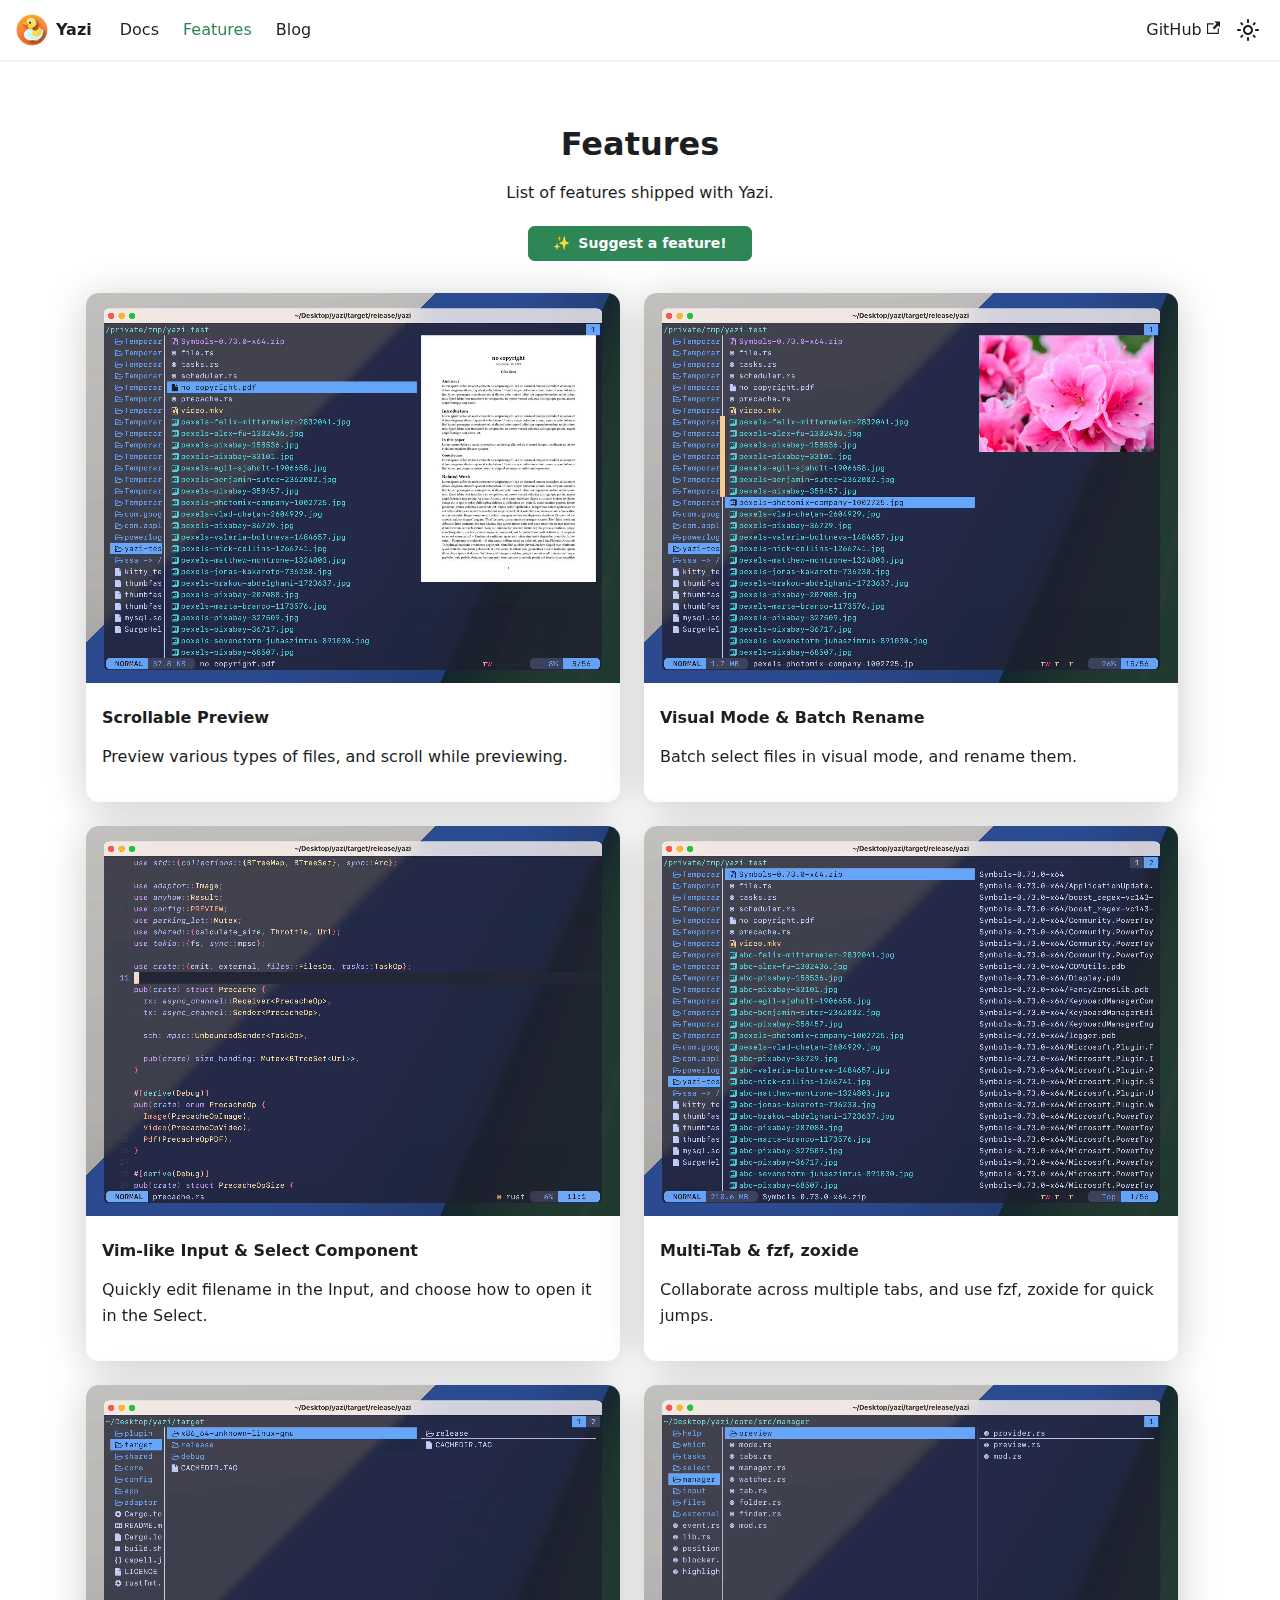
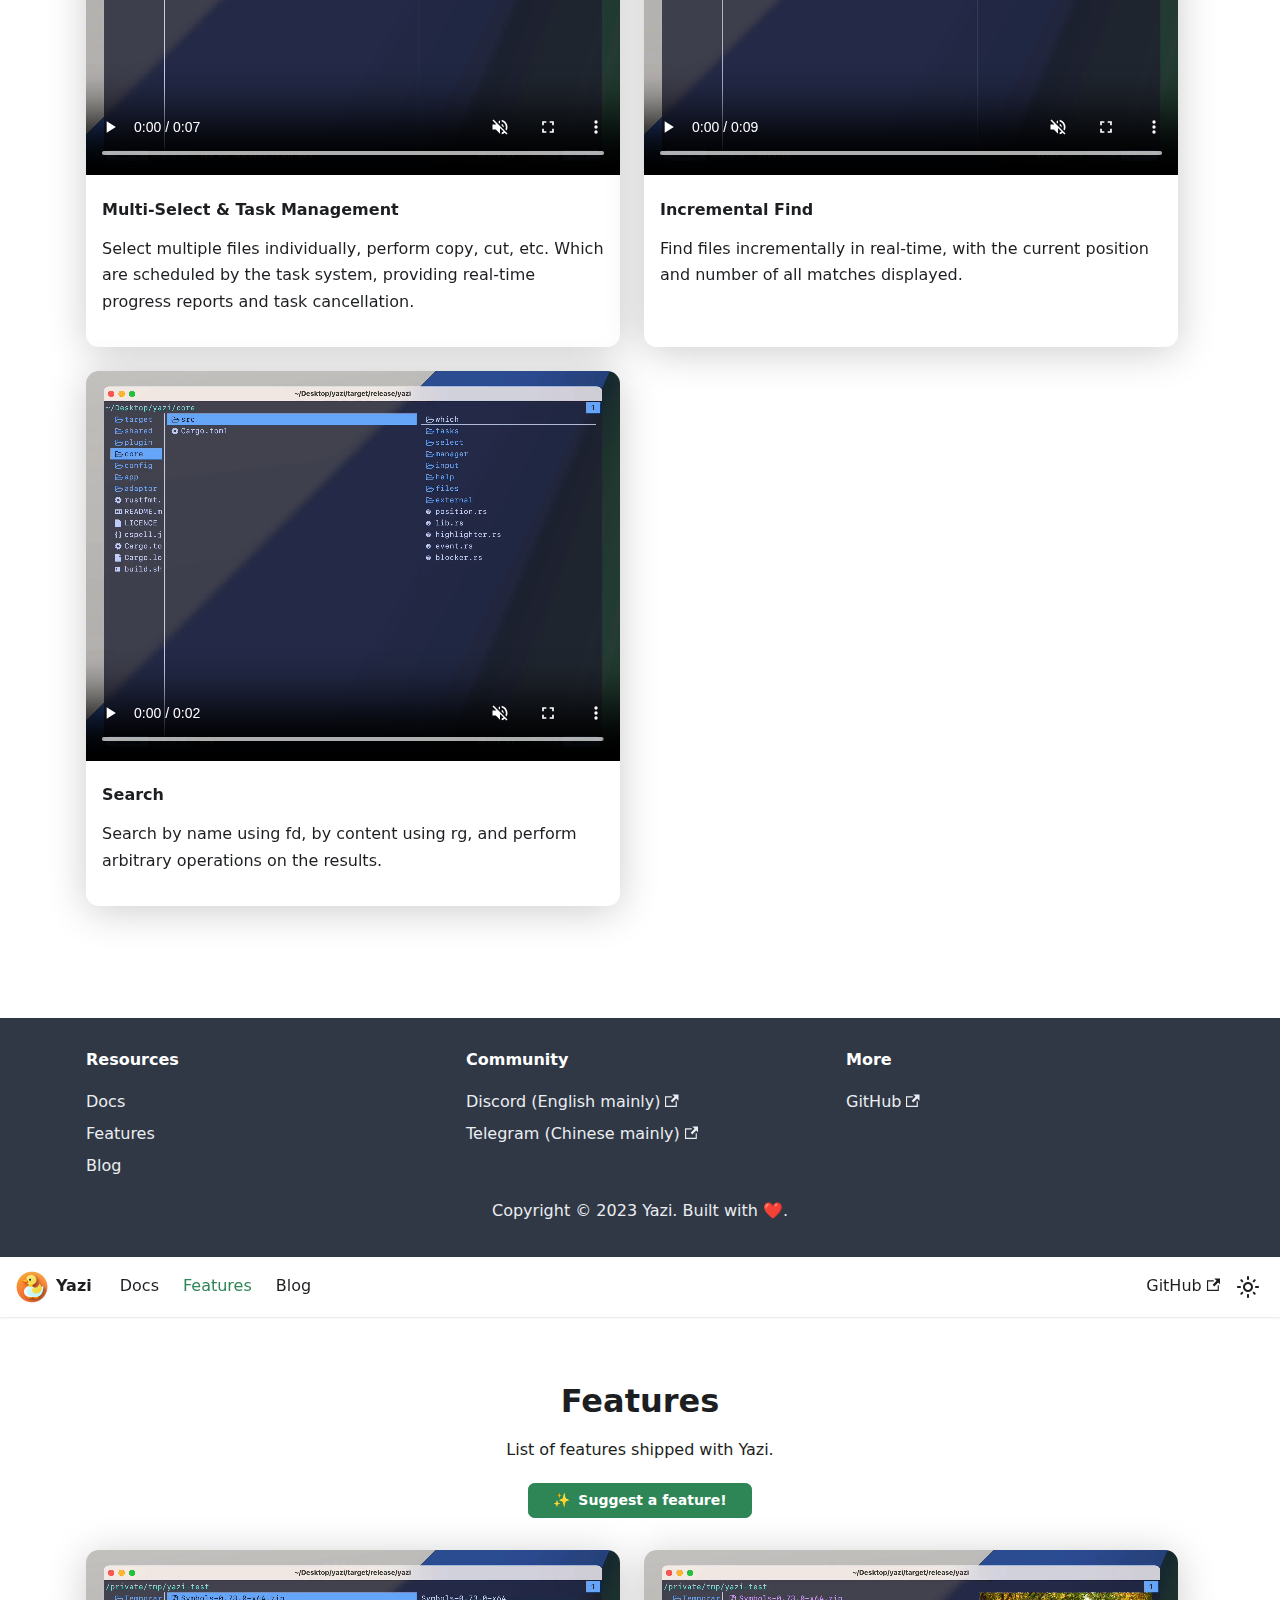
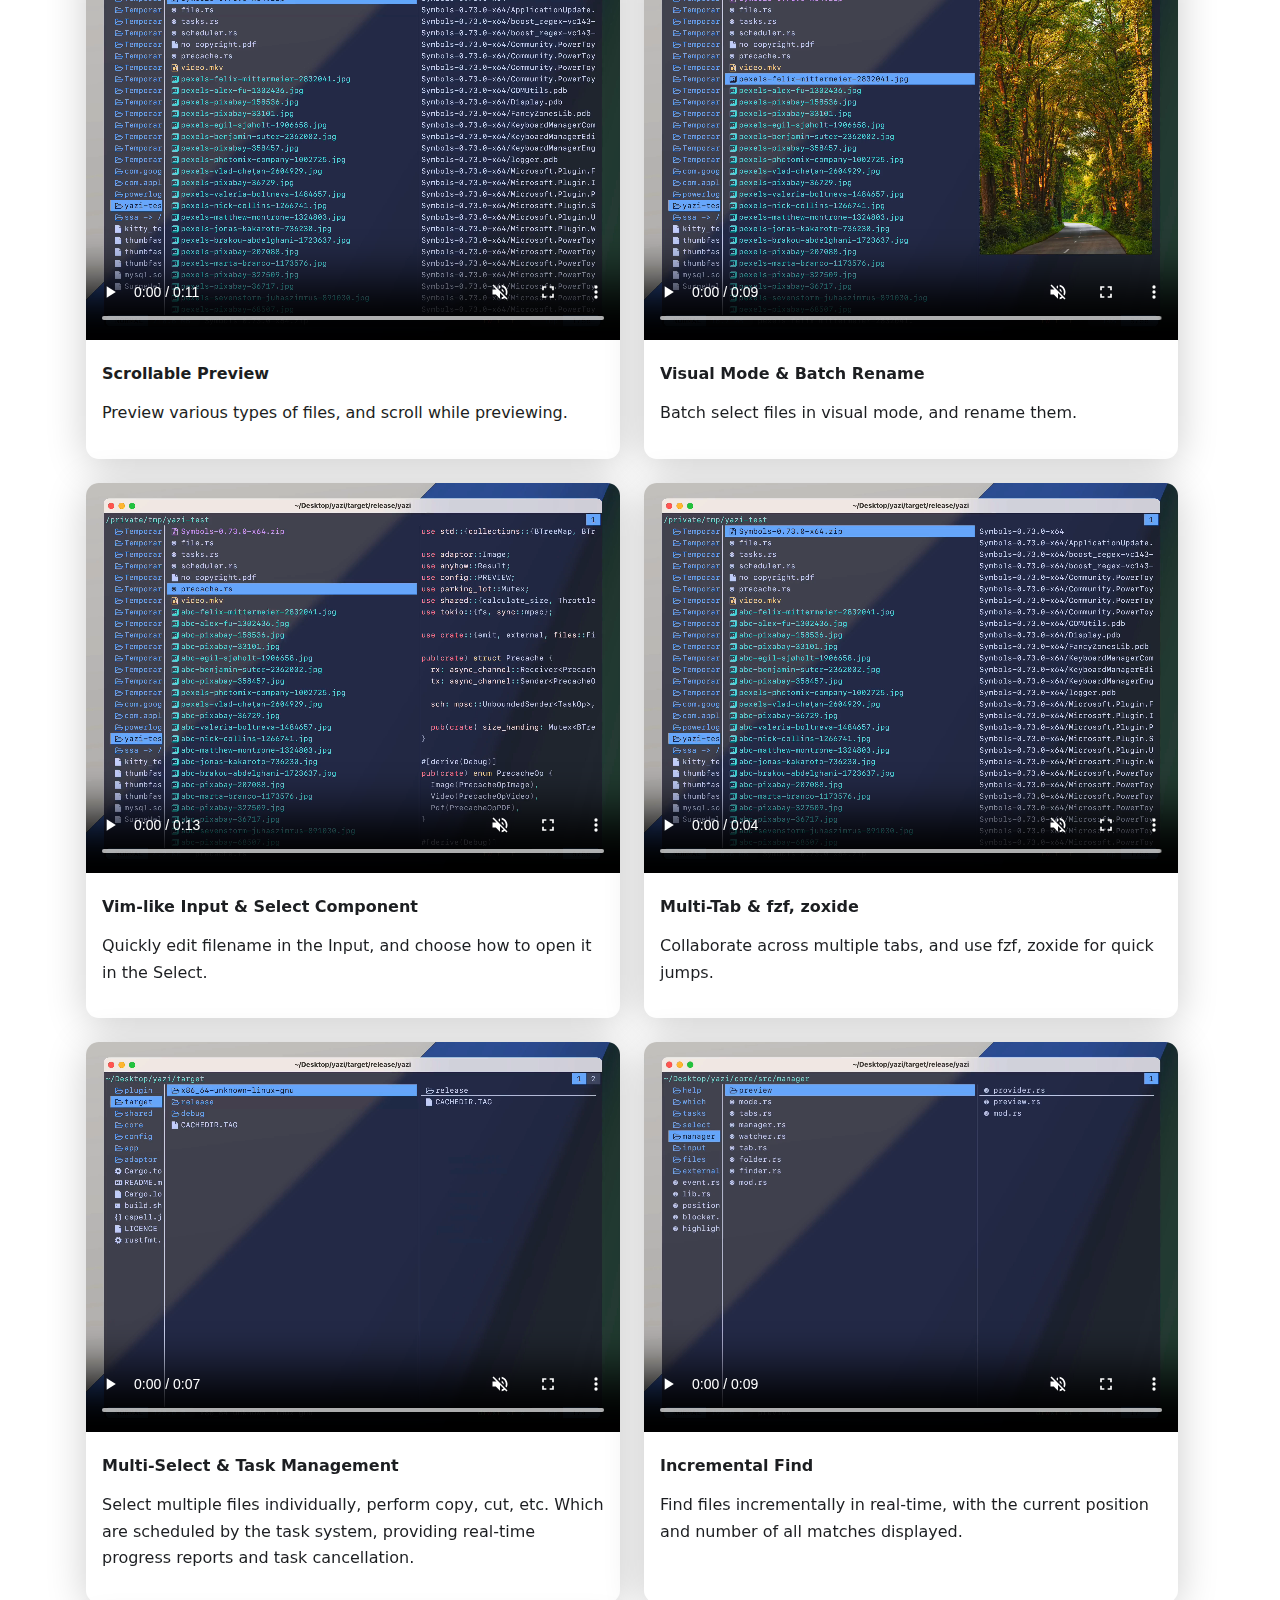
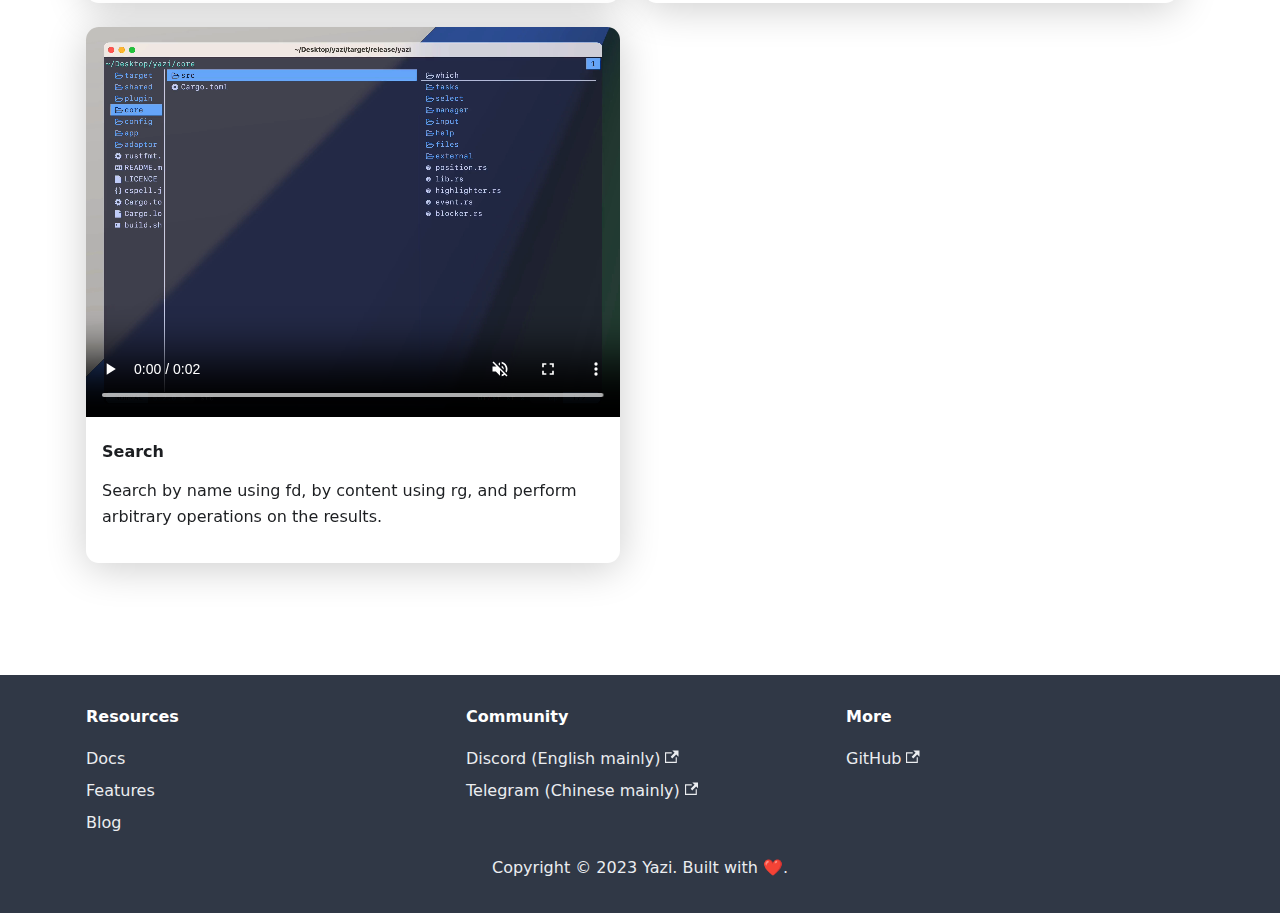
<file: features/index.html>
<!doctype html>
<html lang="en" dir="ltr" class="plugin-pages plugin-id-default" data-has-hydrated="false">
<head>
<meta charset="UTF-8">
<meta name="generator" content="Docusaurus v3.0.1">
<title data-rh="true">Features | Yazi</title><meta data-rh="true" name="viewport" content="width=device-width,initial-scale=1"><meta data-rh="true" name="twitter:card" content="summary_large_image"><meta data-rh="true" property="og:image" content="https://yazi-rs.github.io/img/docusaurus-social-card.jpg"><meta data-rh="true" name="twitter:image" content="https://yazi-rs.github.io/img/docusaurus-social-card.jpg"><meta data-rh="true" property="og:url" content="https://yazi-rs.github.io/features/"><meta data-rh="true" property="og:locale" content="en"><meta data-rh="true" name="docusaurus_locale" content="en"><meta data-rh="true" name="docusaurus_tag" content="default"><meta data-rh="true" name="docsearch:language" content="en"><meta data-rh="true" name="docsearch:docusaurus_tag" content="default"><meta data-rh="true" property="og:title" content="Features | Yazi"><meta data-rh="true" name="description" content="List of Yazi&#x27;s features."><meta data-rh="true" property="og:description" content="List of Yazi&#x27;s features."><link data-rh="true" rel="icon" href="/img/logo.png"><link data-rh="true" rel="canonical" href="https://yazi-rs.github.io/features/"><link data-rh="true" rel="alternate" href="https://yazi-rs.github.io/features/" hreflang="en"><link data-rh="true" rel="alternate" href="https://yazi-rs.github.io/features/" hreflang="x-default"><link rel="alternate" type="application/rss+xml" href="/blog/rss.xml" title="Yazi RSS Feed">
<link rel="alternate" type="application/atom+xml" href="/blog/atom.xml" title="Yazi Atom Feed"><link rel="stylesheet" href="/assets/css/styles.201920e6.css">
<script src="/assets/js/runtime~main.6e2cd92a.js" defer="defer"></script>
<script src="/assets/js/main.94b11527.js" defer="defer"></script>
</head>
<body class="navigation-with-keyboard">
<script>!function(){function t(t){document.documentElement.setAttribute("data-theme",t)}var e=function(){try{return new URLSearchParams(window.location.search).get("docusaurus-theme")}catch(t){}}()||function(){try{return localStorage.getItem("theme")}catch(t){}}();t(null!==e?e:"light")}(),function(){try{const c=new URLSearchParams(window.location.search).entries();for(var[t,e]of c)if(t.startsWith("docusaurus-data-")){var a=t.replace("docusaurus-data-","data-");document.documentElement.setAttribute(a,e)}}catch(t){}}()</script><div id="__docusaurus"><div role="region" aria-label="Skip to main content"><a class="skipToContent_Y6sQ" href="#__docusaurus_skipToContent_fallback">Skip to main content</a></div><nav aria-label="Main" class="navbar navbar--fixed-top"><div class="navbar__inner"><div class="navbar__items"><button aria-label="Toggle navigation bar" aria-expanded="false" class="navbar__toggle clean-btn" type="button"><svg width="30" height="30" viewBox="0 0 30 30" aria-hidden="true"><path stroke="currentColor" stroke-linecap="round" stroke-miterlimit="10" stroke-width="2" d="M4 7h22M4 15h22M4 23h22"></path></svg></button><a class="navbar__brand" href="/"><div class="navbar__logo"><img src="/img/logo.png" alt="Yazi file manager" class="themedComponent_FXRw themedComponent--light_RIle"><img src="/img/logo.png" alt="Yazi file manager" class="themedComponent_FXRw themedComponent--dark_gZs3"></div><b class="navbar__title text--truncate">Yazi</b></a><a class="navbar__item navbar__link" href="/docs/installation">Docs</a><a aria-current="page" class="navbar__item navbar__link navbar__link--active" href="/features">Features</a><a class="navbar__item navbar__link" href="/blog">Blog</a></div><div class="navbar__items navbar__items--right"><a href="https://github.com/sxyazi/yazi" target="_blank" rel="noopener noreferrer" class="navbar__item navbar__link">GitHub<svg width="13.5" height="13.5" aria-hidden="true" viewBox="0 0 24 24" class="iconExternalLink_ykE4"><path fill="currentColor" d="M21 13v10h-21v-19h12v2h-10v15h17v-8h2zm3-12h-10.988l4.035 4-6.977 7.07 2.828 2.828 6.977-7.07 4.125 4.172v-11z"></path></svg></a><div class="toggle_XxLr colorModeToggle_cek2"><button class="clean-btn toggleButton_PFeB toggleButtonDisabled_AgSh" type="button" disabled="" title="Switch between dark and light mode (currently light mode)" aria-label="Switch between dark and light mode (currently light mode)" aria-live="polite"><svg viewBox="0 0 24 24" width="24" height="24" class="lightToggleIcon_mx8f"><path fill="currentColor" d="M12,9c1.65,0,3,1.35,3,3s-1.35,3-3,3s-3-1.35-3-3S10.35,9,12,9 M12,7c-2.76,0-5,2.24-5,5s2.24,5,5,5s5-2.24,5-5 S14.76,7,12,7L12,7z M2,13l2,0c0.55,0,1-0.45,1-1s-0.45-1-1-1l-2,0c-0.55,0-1,0.45-1,1S1.45,13,2,13z M20,13l2,0c0.55,0,1-0.45,1-1 s-0.45-1-1-1l-2,0c-0.55,0-1,0.45-1,1S19.45,13,20,13z M11,2v2c0,0.55,0.45,1,1,1s1-0.45,1-1V2c0-0.55-0.45-1-1-1S11,1.45,11,2z M11,20v2c0,0.55,0.45,1,1,1s1-0.45,1-1v-2c0-0.55-0.45-1-1-1C11.45,19,11,19.45,11,20z M5.99,4.58c-0.39-0.39-1.03-0.39-1.41,0 c-0.39,0.39-0.39,1.03,0,1.41l1.06,1.06c0.39,0.39,1.03,0.39,1.41,0s0.39-1.03,0-1.41L5.99,4.58z M18.36,16.95 c-0.39-0.39-1.03-0.39-1.41,0c-0.39,0.39-0.39,1.03,0,1.41l1.06,1.06c0.39,0.39,1.03,0.39,1.41,0c0.39-0.39,0.39-1.03,0-1.41 L18.36,16.95z M19.42,5.99c0.39-0.39,0.39-1.03,0-1.41c-0.39-0.39-1.03-0.39-1.41,0l-1.06,1.06c-0.39,0.39-0.39,1.03,0,1.41 s1.03,0.39,1.41,0L19.42,5.99z M7.05,18.36c0.39-0.39,0.39-1.03,0-1.41c-0.39-0.39-1.03-0.39-1.41,0l-1.06,1.06 c-0.39,0.39-0.39,1.03,0,1.41s1.03,0.39,1.41,0L7.05,18.36z"></path></svg><svg viewBox="0 0 24 24" width="24" height="24" class="darkToggleIcon_RRt4"><path fill="currentColor" d="M9.37,5.51C9.19,6.15,9.1,6.82,9.1,7.5c0,4.08,3.32,7.4,7.4,7.4c0.68,0,1.35-0.09,1.99-0.27C17.45,17.19,14.93,19,12,19 c-3.86,0-7-3.14-7-7C5,9.07,6.81,6.55,9.37,5.51z M12,3c-4.97,0-9,4.03-9,9s4.03,9,9,9s9-4.03,9-9c0-0.46-0.04-0.92-0.1-1.36 c-0.98,1.37-2.58,2.26-4.4,2.26c-2.98,0-5.4-2.42-5.4-5.4c0-1.81,0.89-3.42,2.26-4.4C12.92,3.04,12.46,3,12,3L12,3z"></path></svg></button></div><div class="navbarSearchContainer_ZmZO"></div></div></div><div role="presentation" class="navbar-sidebar__backdrop"></div></nav><div id="__docusaurus_skipToContent_fallback" class="main-wrapper mainWrapper__m9W"><main class="margin-vert--lg"><section class="margin-top--lg margin-bottom--lg text--center"><h1>Features</h1><p>List of features shipped with Yazi.</p><a href="https://github.com/sxyazi/yazi/issues/new?template=feature.yml" target="_blank" rel="noopener noreferrer" class="button button--primary space_jwe0"><span aria-hidden="true">✨</span><span>Suggest a feature!</span></a></section><section class="margin-top--lg margin-bottom--xl"><div class="container"><ul class="container clean-list cards_fs6L"><li class="card shadow--md"><div class="card__image"><video src="/videos/scrollable-preview.mp4" width="100%" autoplay="" controls="" loop="" muted=""></video></div><div class="card__body"><h4>Scrollable Preview</h4><p>Preview various types of files, and scroll while previewing.</p></div><ul class="card__footer"></ul></li><li class="card shadow--md"><div class="card__image"><video src="/videos/visual-mode_batch-rename.mp4" width="100%" autoplay="" controls="" loop="" muted=""></video></div><div class="card__body"><h4>Visual Mode &amp; Batch Rename</h4><p>Batch select files in visual mode, and rename them.</p></div><ul class="card__footer"></ul></li><li class="card shadow--md"><div class="card__image"><video src="/videos/input_select.mp4" width="100%" autoplay="" controls="" loop="" muted=""></video></div><div class="card__body"><h4>Vim-like Input &amp; Select Component</h4><p>Quickly edit filename in the Input, and choose how to open it in the Select.</p></div><ul class="card__footer"></ul></li><li class="card shadow--md"><div class="card__image"><video src="/videos/multi-tab_zoxide.mp4" width="100%" autoplay="" controls="" loop="" muted=""></video></div><div class="card__body"><h4>Multi-Tab &amp; fzf, zoxide</h4><p>Collaborate across multiple tabs, and use fzf, zoxide for quick jumps.</p></div><ul class="card__footer"></ul></li><li class="card shadow--md"><div class="card__image"><video src="/videos/multi-select_task-management.mp4" width="100%" autoplay="" controls="" loop="" muted=""></video></div><div class="card__body"><h4>Multi-Select &amp; Task Management</h4><p>Select multiple files individually, perform copy, cut, etc. Which are scheduled by the task system, providing real-time progress reports and task cancellation.</p></div><ul class="card__footer"></ul></li><li class="card shadow--md"><div class="card__image"><video src="/videos/incremental-find.mp4" width="100%" autoplay="" controls="" loop="" muted=""></video></div><div class="card__body"><h4>Incremental Find</h4><p>Find files incrementally in real-time, with the current position and number of all matches displayed.</p></div><ul class="card__footer"></ul></li><li class="card shadow--md"><div class="card__image"><video src="/videos/search.mp4" width="100%" autoplay="" controls="" loop="" muted=""></video></div><div class="card__body"><h4>Search</h4><p>Search by name using fd, by content using rg, and perform arbitrary operations on the results.</p></div><ul class="card__footer"></ul></li></ul></div></section></main></div><footer class="footer footer--dark"><div class="container container-fluid"><div class="row footer__links"><div class="col footer__col"><div class="footer__title">Resources</div><ul class="footer__items clean-list"><li class="footer__item"><a class="footer__link-item" href="/docs/installation">Docs</a></li><li class="footer__item"><a class="footer__link-item" href="/features">Features</a></li><li class="footer__item"><a class="footer__link-item" href="/blog">Blog</a></li></ul></div><div class="col footer__col"><div class="footer__title">Community</div><ul class="footer__items clean-list"><li class="footer__item"><a href="https://discord.gg/qfADduSdJu" target="_blank" rel="noopener noreferrer" class="footer__link-item">Discord (English mainly)<svg width="13.5" height="13.5" aria-hidden="true" viewBox="0 0 24 24" class="iconExternalLink_ykE4"><path fill="currentColor" d="M21 13v10h-21v-19h12v2h-10v15h17v-8h2zm3-12h-10.988l4.035 4-6.977 7.07 2.828 2.828 6.977-7.07 4.125 4.172v-11z"></path></svg></a></li><li class="footer__item"><a href="https://t.me/yazi_rs" target="_blank" rel="noopener noreferrer" class="footer__link-item">Telegram (Chinese mainly)<svg width="13.5" height="13.5" aria-hidden="true" viewBox="0 0 24 24" class="iconExternalLink_ykE4"><path fill="currentColor" d="M21 13v10h-21v-19h12v2h-10v15h17v-8h2zm3-12h-10.988l4.035 4-6.977 7.07 2.828 2.828 6.977-7.07 4.125 4.172v-11z"></path></svg></a></li></ul></div><div class="col footer__col"><div class="footer__title">More</div><ul class="footer__items clean-list"><li class="footer__item"><a href="https://github.com/sxyazi/yazi" target="_blank" rel="noopener noreferrer" class="footer__link-item">GitHub<svg width="13.5" height="13.5" aria-hidden="true" viewBox="0 0 24 24" class="iconExternalLink_ykE4"><path fill="currentColor" d="M21 13v10h-21v-19h12v2h-10v15h17v-8h2zm3-12h-10.988l4.035 4-6.977 7.07 2.828 2.828 6.977-7.07 4.125 4.172v-11z"></path></svg></a></li></ul></div></div><div class="footer__bottom text--center"><div class="footer__copyright">Copyright © 2023 Yazi. Built with ❤️️.</div></div></div></footer></div>
</body>
</html>
</file>
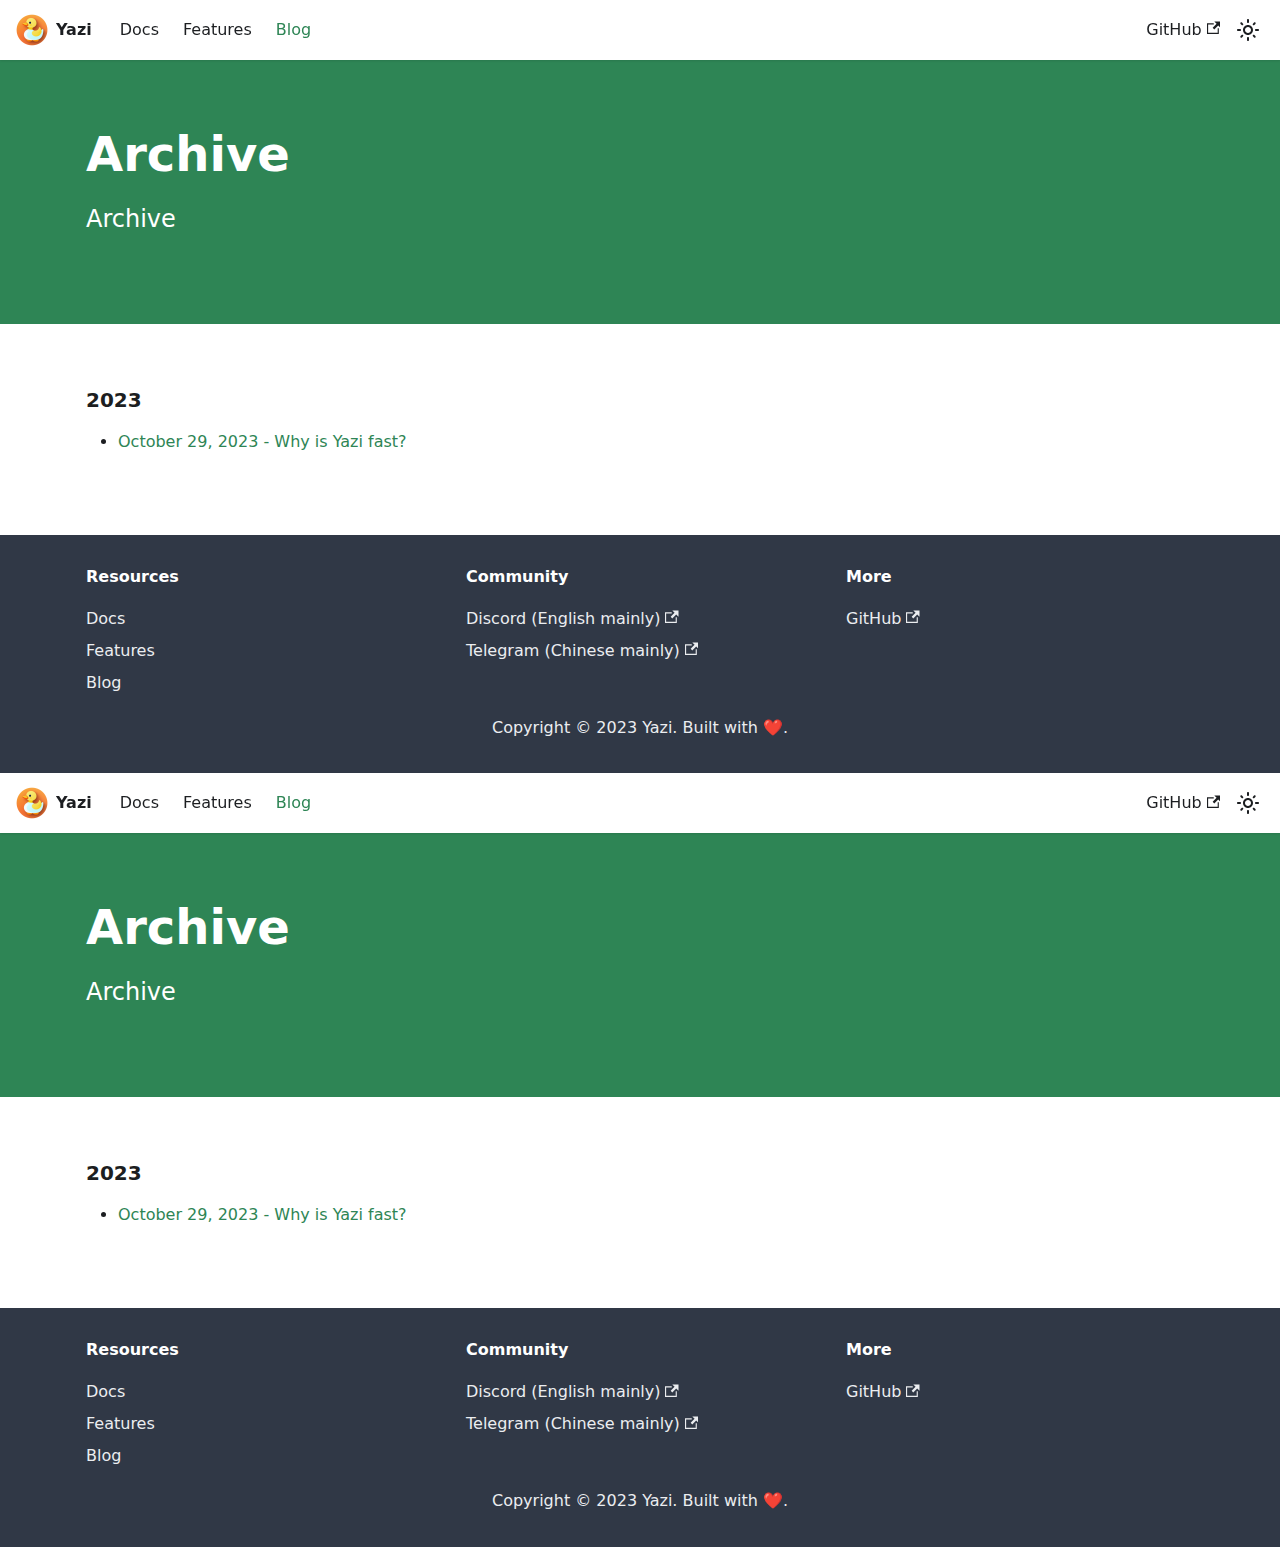
<file: blog/archive/index.html>
<!doctype html>
<html lang="en" dir="ltr" class="plugin-blog plugin-id-default" data-has-hydrated="false">
<head>
<meta charset="UTF-8">
<meta name="generator" content="Docusaurus v3.0.1">
<title data-rh="true">Archive | Yazi</title><meta data-rh="true" name="viewport" content="width=device-width,initial-scale=1"><meta data-rh="true" name="twitter:card" content="summary_large_image"><meta data-rh="true" property="og:image" content="https://yazi-rs.github.io/img/docusaurus-social-card.jpg"><meta data-rh="true" name="twitter:image" content="https://yazi-rs.github.io/img/docusaurus-social-card.jpg"><meta data-rh="true" property="og:url" content="https://yazi-rs.github.io/blog/archive"><meta data-rh="true" property="og:locale" content="en"><meta data-rh="true" name="docusaurus_locale" content="en"><meta data-rh="true" name="docusaurus_tag" content="default"><meta data-rh="true" name="docsearch:language" content="en"><meta data-rh="true" name="docsearch:docusaurus_tag" content="default"><meta data-rh="true" property="og:title" content="Archive | Yazi"><meta data-rh="true" name="description" content="Archive"><meta data-rh="true" property="og:description" content="Archive"><link data-rh="true" rel="icon" href="/img/logo.png"><link data-rh="true" rel="canonical" href="https://yazi-rs.github.io/blog/archive"><link data-rh="true" rel="alternate" href="https://yazi-rs.github.io/blog/archive" hreflang="en"><link data-rh="true" rel="alternate" href="https://yazi-rs.github.io/blog/archive" hreflang="x-default"><link rel="alternate" type="application/rss+xml" href="/blog/rss.xml" title="Yazi RSS Feed">
<link rel="alternate" type="application/atom+xml" href="/blog/atom.xml" title="Yazi Atom Feed"><link rel="stylesheet" href="/assets/css/styles.201920e6.css">
<script src="/assets/js/runtime~main.6e2cd92a.js" defer="defer"></script>
<script src="/assets/js/main.94b11527.js" defer="defer"></script>
</head>
<body class="navigation-with-keyboard">
<script>!function(){function t(t){document.documentElement.setAttribute("data-theme",t)}var e=function(){try{return new URLSearchParams(window.location.search).get("docusaurus-theme")}catch(t){}}()||function(){try{return localStorage.getItem("theme")}catch(t){}}();t(null!==e?e:"light")}(),function(){try{const c=new URLSearchParams(window.location.search).entries();for(var[t,e]of c)if(t.startsWith("docusaurus-data-")){var a=t.replace("docusaurus-data-","data-");document.documentElement.setAttribute(a,e)}}catch(t){}}()</script><div id="__docusaurus"><div role="region" aria-label="Skip to main content"><a class="skipToContent_Y6sQ" href="#__docusaurus_skipToContent_fallback">Skip to main content</a></div><nav aria-label="Main" class="navbar navbar--fixed-top"><div class="navbar__inner"><div class="navbar__items"><button aria-label="Toggle navigation bar" aria-expanded="false" class="navbar__toggle clean-btn" type="button"><svg width="30" height="30" viewBox="0 0 30 30" aria-hidden="true"><path stroke="currentColor" stroke-linecap="round" stroke-miterlimit="10" stroke-width="2" d="M4 7h22M4 15h22M4 23h22"></path></svg></button><a class="navbar__brand" href="/"><div class="navbar__logo"><img src="/img/logo.png" alt="Yazi file manager" class="themedComponent_FXRw themedComponent--light_RIle"><img src="/img/logo.png" alt="Yazi file manager" class="themedComponent_FXRw themedComponent--dark_gZs3"></div><b class="navbar__title text--truncate">Yazi</b></a><a class="navbar__item navbar__link" href="/docs/installation">Docs</a><a class="navbar__item navbar__link" href="/features">Features</a><a aria-current="page" class="navbar__item navbar__link navbar__link--active" href="/blog">Blog</a></div><div class="navbar__items navbar__items--right"><a href="https://github.com/sxyazi/yazi" target="_blank" rel="noopener noreferrer" class="navbar__item navbar__link">GitHub<svg width="13.5" height="13.5" aria-hidden="true" viewBox="0 0 24 24" class="iconExternalLink_ykE4"><path fill="currentColor" d="M21 13v10h-21v-19h12v2h-10v15h17v-8h2zm3-12h-10.988l4.035 4-6.977 7.07 2.828 2.828 6.977-7.07 4.125 4.172v-11z"></path></svg></a><div class="toggle_XxLr colorModeToggle_cek2"><button class="clean-btn toggleButton_PFeB toggleButtonDisabled_AgSh" type="button" disabled="" title="Switch between dark and light mode (currently light mode)" aria-label="Switch between dark and light mode (currently light mode)" aria-live="polite"><svg viewBox="0 0 24 24" width="24" height="24" class="lightToggleIcon_mx8f"><path fill="currentColor" d="M12,9c1.65,0,3,1.35,3,3s-1.35,3-3,3s-3-1.35-3-3S10.35,9,12,9 M12,7c-2.76,0-5,2.24-5,5s2.24,5,5,5s5-2.24,5-5 S14.76,7,12,7L12,7z M2,13l2,0c0.55,0,1-0.45,1-1s-0.45-1-1-1l-2,0c-0.55,0-1,0.45-1,1S1.45,13,2,13z M20,13l2,0c0.55,0,1-0.45,1-1 s-0.45-1-1-1l-2,0c-0.55,0-1,0.45-1,1S19.45,13,20,13z M11,2v2c0,0.55,0.45,1,1,1s1-0.45,1-1V2c0-0.55-0.45-1-1-1S11,1.45,11,2z M11,20v2c0,0.55,0.45,1,1,1s1-0.45,1-1v-2c0-0.55-0.45-1-1-1C11.45,19,11,19.45,11,20z M5.99,4.58c-0.39-0.39-1.03-0.39-1.41,0 c-0.39,0.39-0.39,1.03,0,1.41l1.06,1.06c0.39,0.39,1.03,0.39,1.41,0s0.39-1.03,0-1.41L5.99,4.58z M18.36,16.95 c-0.39-0.39-1.03-0.39-1.41,0c-0.39,0.39-0.39,1.03,0,1.41l1.06,1.06c0.39,0.39,1.03,0.39,1.41,0c0.39-0.39,0.39-1.03,0-1.41 L18.36,16.95z M19.42,5.99c0.39-0.39,0.39-1.03,0-1.41c-0.39-0.39-1.03-0.39-1.41,0l-1.06,1.06c-0.39,0.39-0.39,1.03,0,1.41 s1.03,0.39,1.41,0L19.42,5.99z M7.05,18.36c0.39-0.39,0.39-1.03,0-1.41c-0.39-0.39-1.03-0.39-1.41,0l-1.06,1.06 c-0.39,0.39-0.39,1.03,0,1.41s1.03,0.39,1.41,0L7.05,18.36z"></path></svg><svg viewBox="0 0 24 24" width="24" height="24" class="darkToggleIcon_RRt4"><path fill="currentColor" d="M9.37,5.51C9.19,6.15,9.1,6.82,9.1,7.5c0,4.08,3.32,7.4,7.4,7.4c0.68,0,1.35-0.09,1.99-0.27C17.45,17.19,14.93,19,12,19 c-3.86,0-7-3.14-7-7C5,9.07,6.81,6.55,9.37,5.51z M12,3c-4.97,0-9,4.03-9,9s4.03,9,9,9s9-4.03,9-9c0-0.46-0.04-0.92-0.1-1.36 c-0.98,1.37-2.58,2.26-4.4,2.26c-2.98,0-5.4-2.42-5.4-5.4c0-1.81,0.89-3.42,2.26-4.4C12.92,3.04,12.46,3,12,3L12,3z"></path></svg></button></div><div class="navbarSearchContainer_ZmZO"></div></div></div><div role="presentation" class="navbar-sidebar__backdrop"></div></nav><div id="__docusaurus_skipToContent_fallback" class="main-wrapper mainWrapper__m9W"><header class="hero hero--primary"><div class="container"><h1 class="hero__title">Archive</h1><p class="hero__subtitle">Archive</p></div></header><main><section class="margin-vert--lg"><div class="container"><div class="row"><div class="col col--4 margin-vert--lg"><h3 class="anchor anchorWithStickyNavbar_M3_O" id="2023">2023<a href="#2023" class="hash-link" aria-label="Direct link to 2023" title="Direct link to 2023">​</a></h3><ul><li><a href="/blog/why-is-yazi-fast">October 29, 2023<!-- --> - <!-- -->Why is Yazi fast?</a></li></ul></div></div></div></section></main></div><footer class="footer footer--dark"><div class="container container-fluid"><div class="row footer__links"><div class="col footer__col"><div class="footer__title">Resources</div><ul class="footer__items clean-list"><li class="footer__item"><a class="footer__link-item" href="/docs/installation">Docs</a></li><li class="footer__item"><a class="footer__link-item" href="/features">Features</a></li><li class="footer__item"><a class="footer__link-item" href="/blog">Blog</a></li></ul></div><div class="col footer__col"><div class="footer__title">Community</div><ul class="footer__items clean-list"><li class="footer__item"><a href="https://discord.gg/qfADduSdJu" target="_blank" rel="noopener noreferrer" class="footer__link-item">Discord (English mainly)<svg width="13.5" height="13.5" aria-hidden="true" viewBox="0 0 24 24" class="iconExternalLink_ykE4"><path fill="currentColor" d="M21 13v10h-21v-19h12v2h-10v15h17v-8h2zm3-12h-10.988l4.035 4-6.977 7.07 2.828 2.828 6.977-7.07 4.125 4.172v-11z"></path></svg></a></li><li class="footer__item"><a href="https://t.me/yazi_rs" target="_blank" rel="noopener noreferrer" class="footer__link-item">Telegram (Chinese mainly)<svg width="13.5" height="13.5" aria-hidden="true" viewBox="0 0 24 24" class="iconExternalLink_ykE4"><path fill="currentColor" d="M21 13v10h-21v-19h12v2h-10v15h17v-8h2zm3-12h-10.988l4.035 4-6.977 7.07 2.828 2.828 6.977-7.07 4.125 4.172v-11z"></path></svg></a></li></ul></div><div class="col footer__col"><div class="footer__title">More</div><ul class="footer__items clean-list"><li class="footer__item"><a href="https://github.com/sxyazi/yazi" target="_blank" rel="noopener noreferrer" class="footer__link-item">GitHub<svg width="13.5" height="13.5" aria-hidden="true" viewBox="0 0 24 24" class="iconExternalLink_ykE4"><path fill="currentColor" d="M21 13v10h-21v-19h12v2h-10v15h17v-8h2zm3-12h-10.988l4.035 4-6.977 7.07 2.828 2.828 6.977-7.07 4.125 4.172v-11z"></path></svg></a></li></ul></div></div><div class="footer__bottom text--center"><div class="footer__copyright">Copyright © 2023 Yazi. Built with ❤️️.</div></div></div></footer></div>
</body>
</html>
</file>
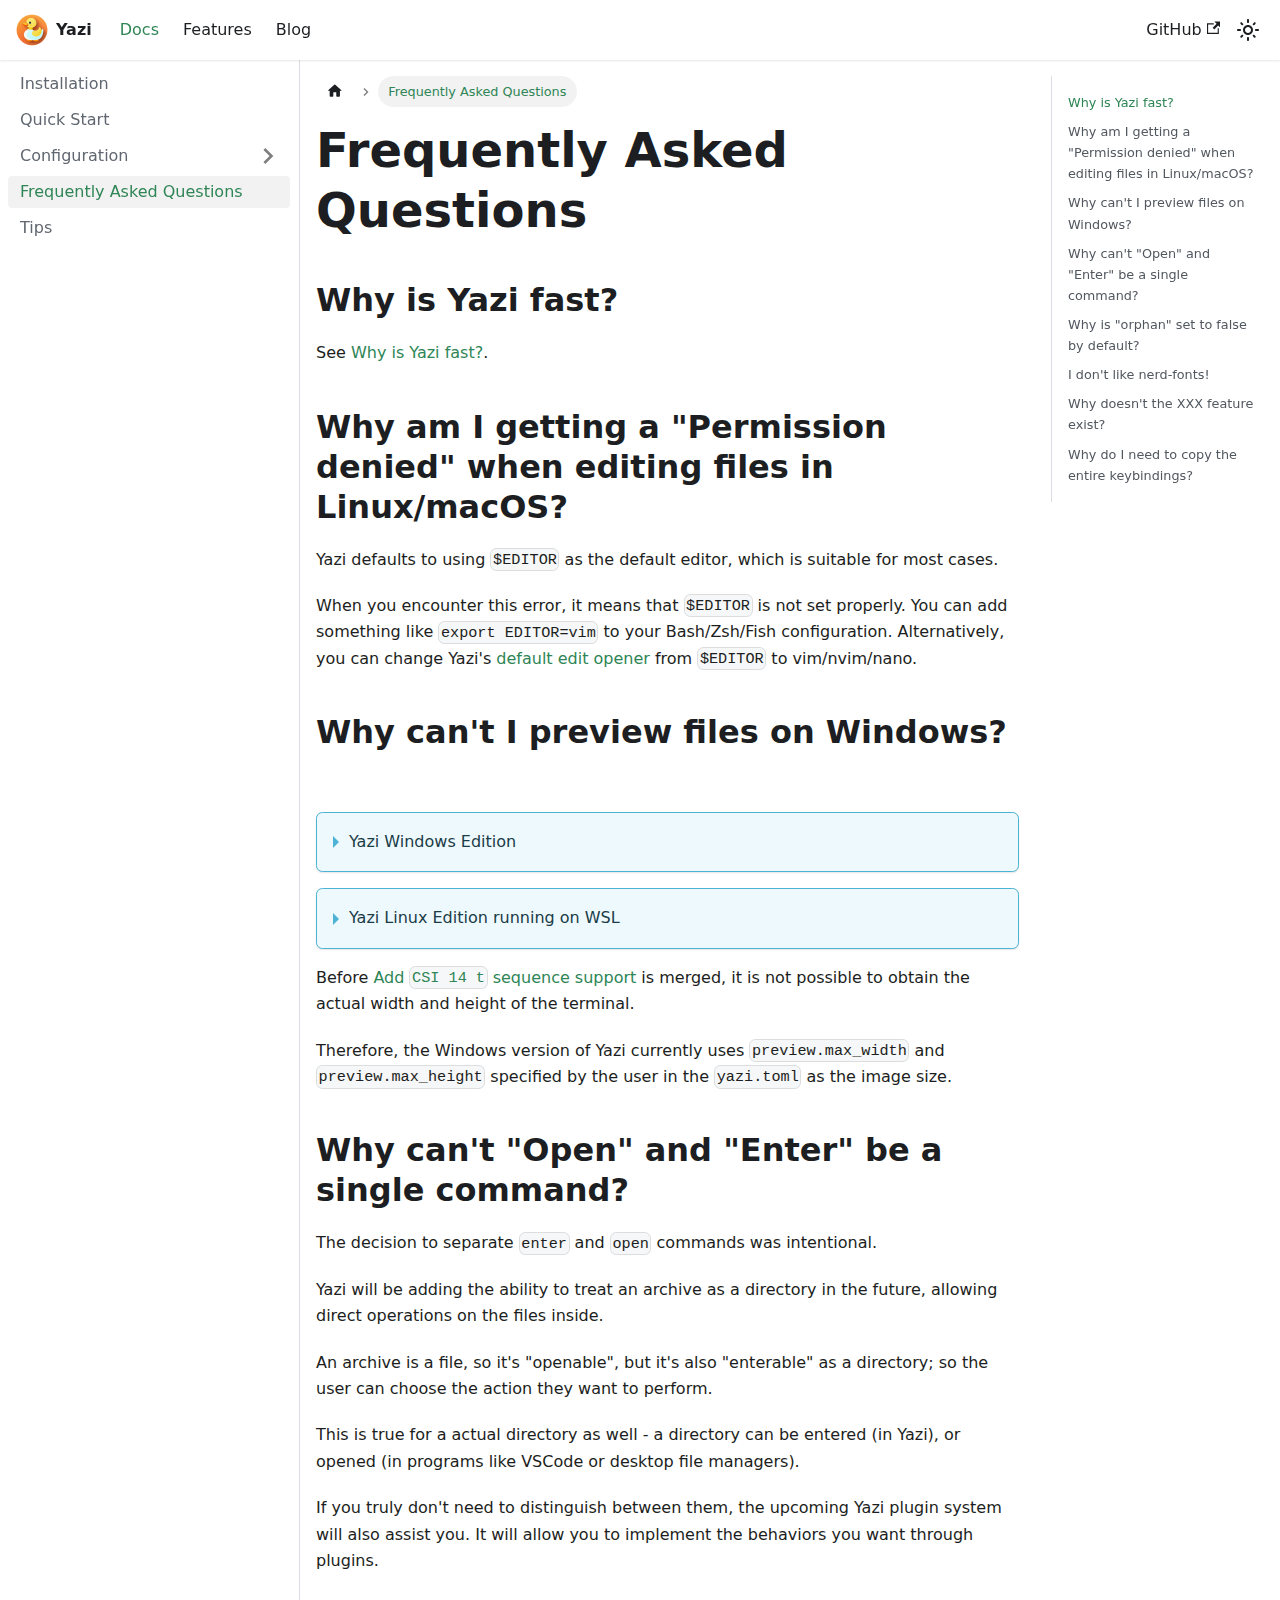
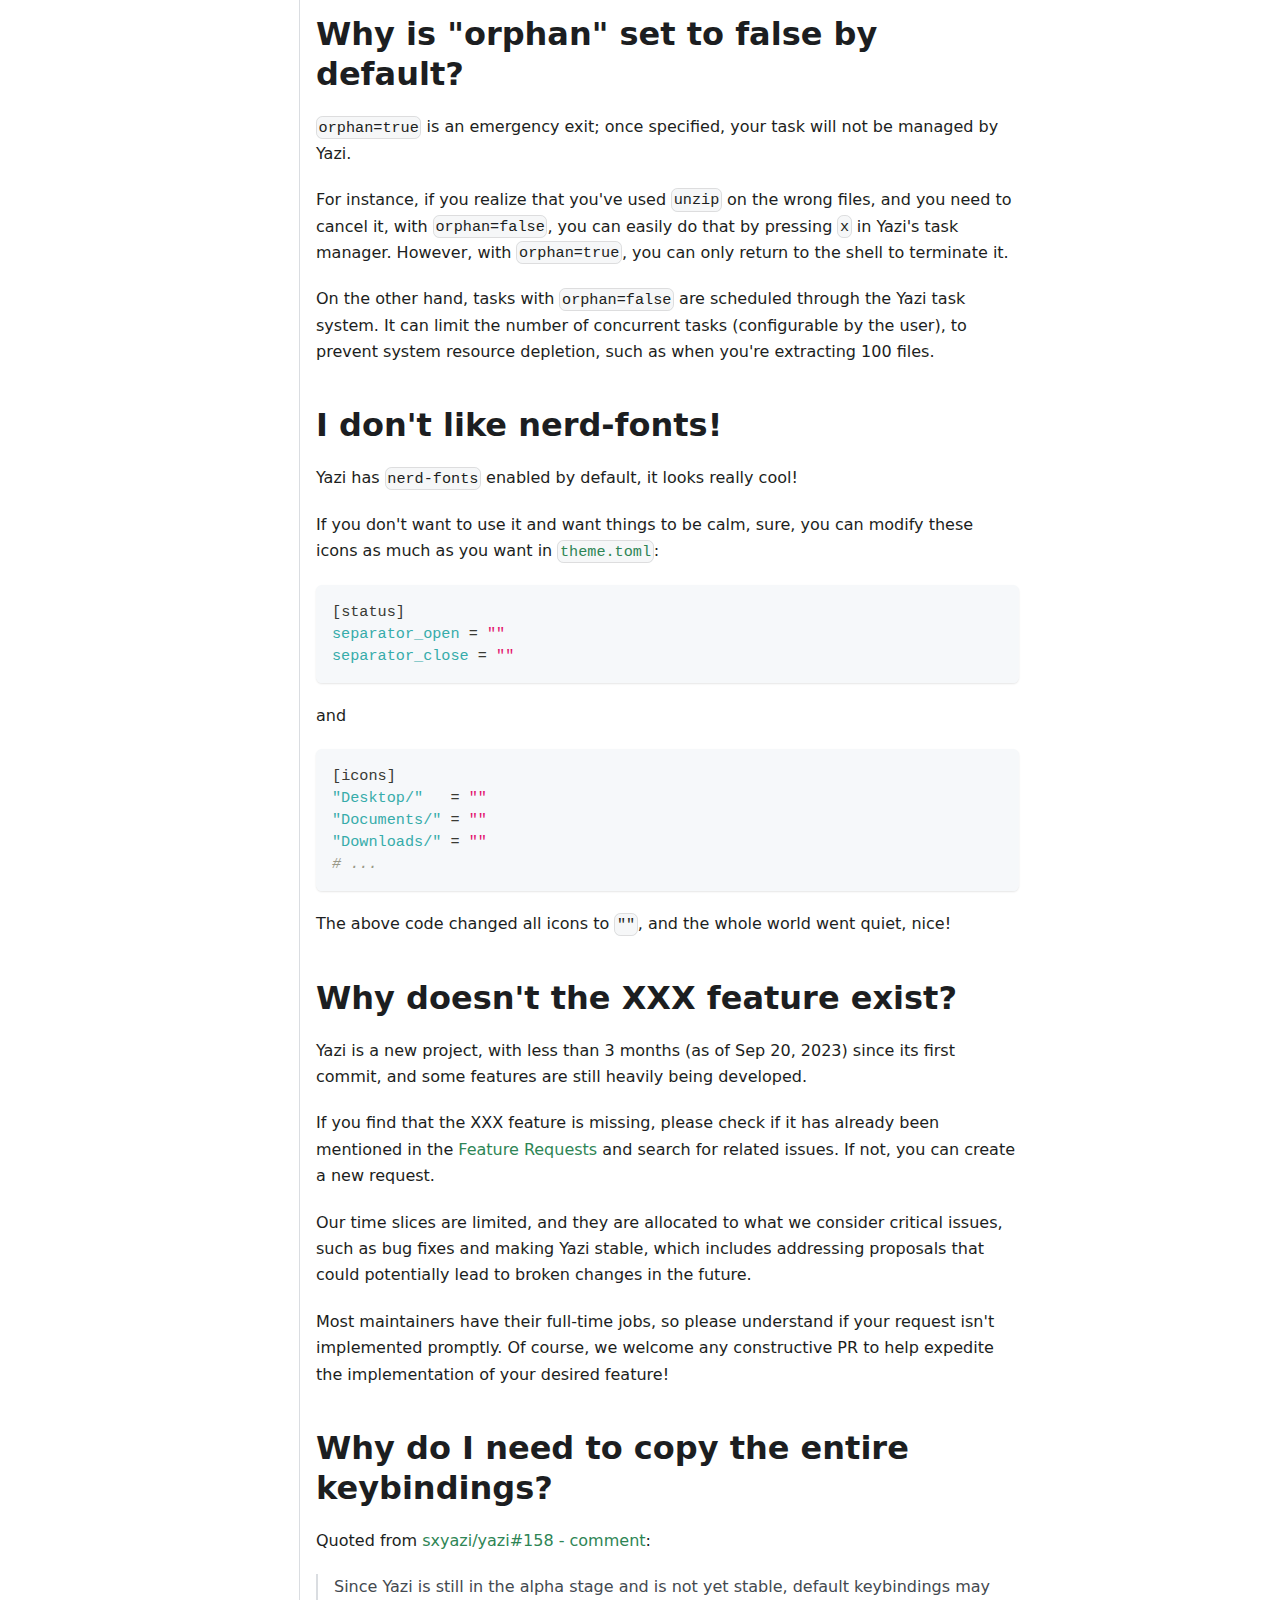
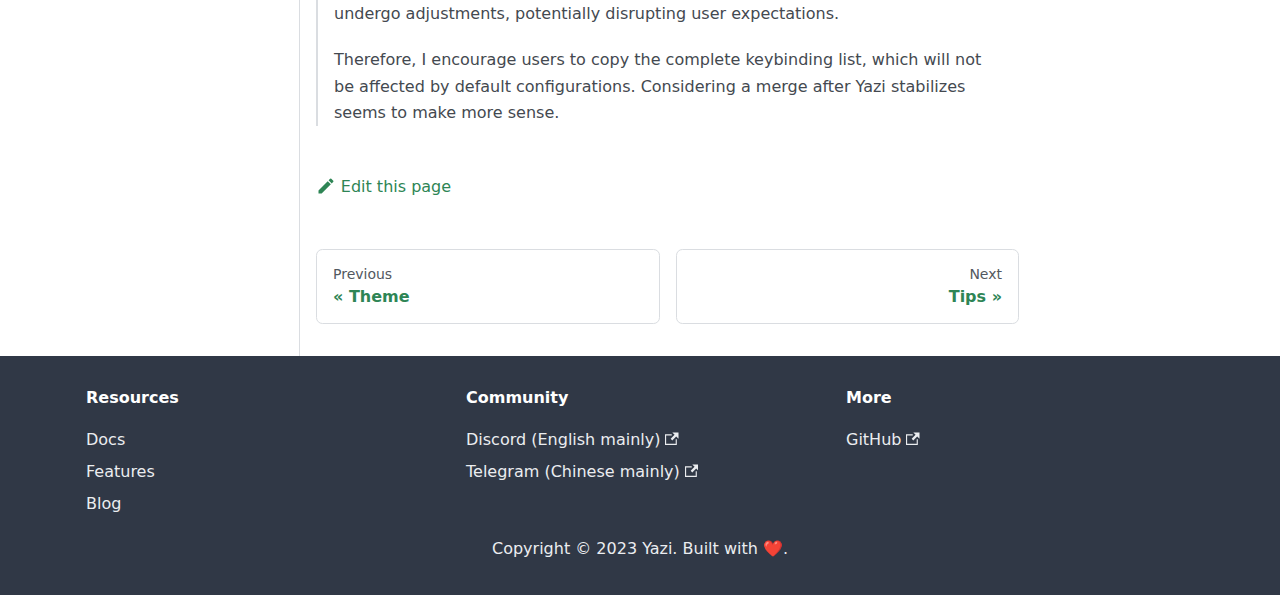
<file: docs/faq/index.html>
<!doctype html>
<html lang="en" dir="ltr" class="docs-wrapper plugin-docs plugin-id-default docs-version-current docs-doc-page docs-doc-id-faq" data-has-hydrated="false">
<head>
<meta charset="UTF-8">
<meta name="generator" content="Docusaurus v3.0.1">
<title data-rh="true">Frequently Asked Questions | Yazi</title><meta data-rh="true" name="viewport" content="width=device-width,initial-scale=1"><meta data-rh="true" name="twitter:card" content="summary_large_image"><meta data-rh="true" property="og:image" content="https://yazi-rs.github.io/img/docusaurus-social-card.jpg"><meta data-rh="true" name="twitter:image" content="https://yazi-rs.github.io/img/docusaurus-social-card.jpg"><meta data-rh="true" property="og:url" content="https://yazi-rs.github.io/docs/faq"><meta data-rh="true" property="og:locale" content="en"><meta data-rh="true" name="docusaurus_locale" content="en"><meta data-rh="true" name="docsearch:language" content="en"><meta data-rh="true" name="docusaurus_version" content="current"><meta data-rh="true" name="docusaurus_tag" content="docs-default-current"><meta data-rh="true" name="docsearch:version" content="current"><meta data-rh="true" name="docsearch:docusaurus_tag" content="docs-default-current"><meta data-rh="true" property="og:title" content="Frequently Asked Questions | Yazi"><meta data-rh="true" name="description" content="Answers to some frequently asked questions about Yazi."><meta data-rh="true" property="og:description" content="Answers to some frequently asked questions about Yazi."><link data-rh="true" rel="icon" href="/img/logo.png"><link data-rh="true" rel="canonical" href="https://yazi-rs.github.io/docs/faq"><link data-rh="true" rel="alternate" href="https://yazi-rs.github.io/docs/faq" hreflang="en"><link data-rh="true" rel="alternate" href="https://yazi-rs.github.io/docs/faq" hreflang="x-default"><link rel="alternate" type="application/rss+xml" href="/blog/rss.xml" title="Yazi RSS Feed">
<link rel="alternate" type="application/atom+xml" href="/blog/atom.xml" title="Yazi Atom Feed"><link rel="stylesheet" href="/assets/css/styles.201920e6.css">
<script src="/assets/js/runtime~main.6e2cd92a.js" defer="defer"></script>
<script src="/assets/js/main.94b11527.js" defer="defer"></script>
</head>
<body class="navigation-with-keyboard">
<script>!function(){function t(t){document.documentElement.setAttribute("data-theme",t)}var e=function(){try{return new URLSearchParams(window.location.search).get("docusaurus-theme")}catch(t){}}()||function(){try{return localStorage.getItem("theme")}catch(t){}}();t(null!==e?e:"light")}(),function(){try{const c=new URLSearchParams(window.location.search).entries();for(var[t,e]of c)if(t.startsWith("docusaurus-data-")){var a=t.replace("docusaurus-data-","data-");document.documentElement.setAttribute(a,e)}}catch(t){}}()</script><div id="__docusaurus"><div role="region" aria-label="Skip to main content"><a class="skipToContent_Y6sQ" href="#__docusaurus_skipToContent_fallback">Skip to main content</a></div><nav aria-label="Main" class="navbar navbar--fixed-top"><div class="navbar__inner"><div class="navbar__items"><button aria-label="Toggle navigation bar" aria-expanded="false" class="navbar__toggle clean-btn" type="button"><svg width="30" height="30" viewBox="0 0 30 30" aria-hidden="true"><path stroke="currentColor" stroke-linecap="round" stroke-miterlimit="10" stroke-width="2" d="M4 7h22M4 15h22M4 23h22"></path></svg></button><a class="navbar__brand" href="/"><div class="navbar__logo"><img src="/img/logo.png" alt="Yazi file manager" class="themedComponent_FXRw themedComponent--light_RIle"><img src="/img/logo.png" alt="Yazi file manager" class="themedComponent_FXRw themedComponent--dark_gZs3"></div><b class="navbar__title text--truncate">Yazi</b></a><a aria-current="page" class="navbar__item navbar__link navbar__link--active" href="/docs/installation">Docs</a><a class="navbar__item navbar__link" href="/features">Features</a><a class="navbar__item navbar__link" href="/blog">Blog</a></div><div class="navbar__items navbar__items--right"><a href="https://github.com/sxyazi/yazi" target="_blank" rel="noopener noreferrer" class="navbar__item navbar__link">GitHub<svg width="13.5" height="13.5" aria-hidden="true" viewBox="0 0 24 24" class="iconExternalLink_ykE4"><path fill="currentColor" d="M21 13v10h-21v-19h12v2h-10v15h17v-8h2zm3-12h-10.988l4.035 4-6.977 7.07 2.828 2.828 6.977-7.07 4.125 4.172v-11z"></path></svg></a><div class="toggle_XxLr colorModeToggle_cek2"><button class="clean-btn toggleButton_PFeB toggleButtonDisabled_AgSh" type="button" disabled="" title="Switch between dark and light mode (currently light mode)" aria-label="Switch between dark and light mode (currently light mode)" aria-live="polite"><svg viewBox="0 0 24 24" width="24" height="24" class="lightToggleIcon_mx8f"><path fill="currentColor" d="M12,9c1.65,0,3,1.35,3,3s-1.35,3-3,3s-3-1.35-3-3S10.35,9,12,9 M12,7c-2.76,0-5,2.24-5,5s2.24,5,5,5s5-2.24,5-5 S14.76,7,12,7L12,7z M2,13l2,0c0.55,0,1-0.45,1-1s-0.45-1-1-1l-2,0c-0.55,0-1,0.45-1,1S1.45,13,2,13z M20,13l2,0c0.55,0,1-0.45,1-1 s-0.45-1-1-1l-2,0c-0.55,0-1,0.45-1,1S19.45,13,20,13z M11,2v2c0,0.55,0.45,1,1,1s1-0.45,1-1V2c0-0.55-0.45-1-1-1S11,1.45,11,2z M11,20v2c0,0.55,0.45,1,1,1s1-0.45,1-1v-2c0-0.55-0.45-1-1-1C11.45,19,11,19.45,11,20z M5.99,4.58c-0.39-0.39-1.03-0.39-1.41,0 c-0.39,0.39-0.39,1.03,0,1.41l1.06,1.06c0.39,0.39,1.03,0.39,1.41,0s0.39-1.03,0-1.41L5.99,4.58z M18.36,16.95 c-0.39-0.39-1.03-0.39-1.41,0c-0.39,0.39-0.39,1.03,0,1.41l1.06,1.06c0.39,0.39,1.03,0.39,1.41,0c0.39-0.39,0.39-1.03,0-1.41 L18.36,16.95z M19.42,5.99c0.39-0.39,0.39-1.03,0-1.41c-0.39-0.39-1.03-0.39-1.41,0l-1.06,1.06c-0.39,0.39-0.39,1.03,0,1.41 s1.03,0.39,1.41,0L19.42,5.99z M7.05,18.36c0.39-0.39,0.39-1.03,0-1.41c-0.39-0.39-1.03-0.39-1.41,0l-1.06,1.06 c-0.39,0.39-0.39,1.03,0,1.41s1.03,0.39,1.41,0L7.05,18.36z"></path></svg><svg viewBox="0 0 24 24" width="24" height="24" class="darkToggleIcon_RRt4"><path fill="currentColor" d="M9.37,5.51C9.19,6.15,9.1,6.82,9.1,7.5c0,4.08,3.32,7.4,7.4,7.4c0.68,0,1.35-0.09,1.99-0.27C17.45,17.19,14.93,19,12,19 c-3.86,0-7-3.14-7-7C5,9.07,6.81,6.55,9.37,5.51z M12,3c-4.97,0-9,4.03-9,9s4.03,9,9,9s9-4.03,9-9c0-0.46-0.04-0.92-0.1-1.36 c-0.98,1.37-2.58,2.26-4.4,2.26c-2.98,0-5.4-2.42-5.4-5.4c0-1.81,0.89-3.42,2.26-4.4C12.92,3.04,12.46,3,12,3L12,3z"></path></svg></button></div><div class="navbarSearchContainer_ZmZO"></div></div></div><div role="presentation" class="navbar-sidebar__backdrop"></div></nav><div id="__docusaurus_skipToContent_fallback" class="main-wrapper mainWrapper__m9W"><div class="docsWrapper__2eN"><button aria-label="Scroll back to top" class="clean-btn theme-back-to-top-button backToTopButton_tPWV" type="button"></button><div class="docRoot_DpPj"><aside class="theme-doc-sidebar-container docSidebarContainer_OACY"><div class="sidebarViewport_DWLI"><div class="sidebar_TJxD"><nav aria-label="Docs sidebar" class="menu thin-scrollbar menu_fF3h"><ul class="theme-doc-sidebar-menu menu__list"><li class="theme-doc-sidebar-item-link theme-doc-sidebar-item-link-level-1 menu__list-item"><a class="menu__link" href="/docs/installation">Installation</a></li><li class="theme-doc-sidebar-item-link theme-doc-sidebar-item-link-level-1 menu__list-item"><a class="menu__link" href="/docs/quick-start">Quick Start</a></li><li class="theme-doc-sidebar-item-category theme-doc-sidebar-item-category-level-1 menu__list-item menu__list-item--collapsed"><div class="menu__list-item-collapsible"><a class="menu__link menu__link--sublist" aria-expanded="false" href="/docs/configuration/overview">Configuration</a><button aria-label="Expand sidebar category &#x27;Configuration&#x27;" type="button" class="clean-btn menu__caret"></button></div></li><li class="theme-doc-sidebar-item-link theme-doc-sidebar-item-link-level-1 menu__list-item"><a class="menu__link menu__link--active" aria-current="page" href="/docs/faq">Frequently Asked Questions</a></li><li class="theme-doc-sidebar-item-link theme-doc-sidebar-item-link-level-1 menu__list-item"><a class="menu__link" href="/docs/tips">Tips</a></li></ul></nav></div></div></aside><main class="docMainContainer_e0ii"><div class="container padding-top--md padding-bottom--lg"><div class="row"><div class="col docItemCol_JLQj"><div class="docItemContainer_Vsk0"><article><nav class="theme-doc-breadcrumbs breadcrumbsContainer_lLi4" aria-label="Breadcrumbs"><ul class="breadcrumbs" itemscope="" itemtype="https://schema.org/BreadcrumbList"><li class="breadcrumbs__item"><a aria-label="Home page" class="breadcrumbs__link" href="/"><svg viewBox="0 0 24 24" class="breadcrumbHomeIcon_zFVy"><path d="M10 19v-5h4v5c0 .55.45 1 1 1h3c.55 0 1-.45 1-1v-7h1.7c.46 0 .68-.57.33-.87L12.67 3.6c-.38-.34-.96-.34-1.34 0l-8.36 7.53c-.34.3-.13.87.33.87H5v7c0 .55.45 1 1 1h3c.55 0 1-.45 1-1z" fill="currentColor"></path></svg></a></li><li itemscope="" itemprop="itemListElement" itemtype="https://schema.org/ListItem" class="breadcrumbs__item breadcrumbs__item--active"><span class="breadcrumbs__link" itemprop="name">Frequently Asked Questions</span><meta itemprop="position" content="1"></li></ul></nav><div class="tocCollapsible_IOs9 theme-doc-toc-mobile tocMobile_HguY"><button type="button" class="clean-btn tocCollapsibleButton_WcGQ">On this page</button></div><div class="theme-doc-markdown markdown"><h1>Frequently Asked Questions</h1>
<h2 class="anchor anchorWithStickyNavbar_M3_O" id="why-is-yazi-fast">Why is Yazi fast?<a href="#why-is-yazi-fast" class="hash-link" aria-label="Direct link to Why is Yazi fast?" title="Direct link to Why is Yazi fast?">​</a></h2>
<p>See <a href="/blog/why-is-yazi-fast">Why is Yazi fast?</a>.</p>
<h2 class="anchor anchorWithStickyNavbar_M3_O" id="why-am-i-getting-a-permission-denied-when-editing-files-in-linuxmacos">Why am I getting a &quot;Permission denied&quot; when editing files in Linux/macOS?<a href="#why-am-i-getting-a-permission-denied-when-editing-files-in-linuxmacos" class="hash-link" aria-label="Direct link to Why am I getting a &quot;Permission denied&quot; when editing files in Linux/macOS?" title="Direct link to Why am I getting a &quot;Permission denied&quot; when editing files in Linux/macOS?">​</a></h2>
<p>Yazi defaults to using <code>$EDITOR</code> as the default editor, which is suitable for most cases.</p>
<p>When you encounter this error, it means that <code>$EDITOR</code> is not set properly. You can add something like <code>export EDITOR=vim</code> to your Bash/Zsh/Fish configuration.
Alternatively, you can change Yazi&#x27;s <a href="https://github.com/sxyazi/yazi/blob/main/yazi-config/preset/yazi.toml" target="_blank" rel="noopener noreferrer">default edit opener</a> from <code>$EDITOR</code> to vim/nvim/nano.</p>
<h2 class="anchor anchorWithStickyNavbar_M3_O" id="why-cant-i-preview-files-on-windows">Why can&#x27;t I preview files on Windows?<a href="#why-cant-i-preview-files-on-windows" class="hash-link" aria-label="Direct link to Why can&#x27;t I preview files on Windows?" title="Direct link to Why can&#x27;t I preview files on Windows?">​</a></h2>
<details class="details_GXzP alert alert--info details_VUc_" data-collapsed="true"><summary>Yazi Windows Edition</summary><div><div class="collapsibleContent_uFAl"><div><p>Have you added Git to the <code>PATH</code> according to the <a href="https://github.com/sxyazi/yazi/wiki/Windows-Installation-Guide#requirements" target="_blank" rel="noopener noreferrer">Windows Installation Guide</a>?</p><p>Please make sure the <code>file</code> command is available in your terminal, you can do a <code>file -v</code> to verify it.</p></div></div></div></details>
<details class="details_GXzP alert alert--info details_VUc_" data-collapsed="true"><summary>Yazi Linux Edition running on WSL</summary><div><div class="collapsibleContent_uFAl"><div><p>Limited by ConPTY, the Windows version of Yazi has had to implement many workarounds, which are not perfect.</p><p>However, if you run Yazi in WSL, you can experience perfect image previews using <code>wezterm ssh</code>.<br>
<a href="https://wezfurlong.org/wezterm/" target="_blank" rel="noopener noreferrer">WezTerm</a> is an excellent terminal that can bypass the limitations of ConPTY through its SSH feature, and it&#x27;s currently the only terminal that supports this approach.</p><p>You need to install <code>sshd</code> in WSL and start it:</p><div class="language-bash codeBlockContainer_BshS theme-code-block" style="--prism-color:#393A34;--prism-background-color:#f6f8fa"><div class="codeBlockContent_Jl0L"><pre tabindex="0" class="prism-code language-bash codeBlock_g9It thin-scrollbar" style="color:#393A34;background-color:#f6f8fa"><code class="codeBlockLines_quA2"><span class="token-line" style="color:#393A34"><span class="token function" style="color:#d73a49">sudo</span><span class="token plain"> </span><span class="token function" style="color:#d73a49">apt</span><span class="token plain"> </span><span class="token function" style="color:#d73a49">install</span><span class="token plain"> openssh-server</span><br></span><span class="token-line" style="color:#393A34"><span class="token plain"></span><span class="token function" style="color:#d73a49">sudo</span><span class="token plain"> </span><span class="token function" style="color:#d73a49">service</span><span class="token plain"> </span><span class="token function" style="color:#d73a49">ssh</span><span class="token plain"> restart</span><br></span></code></pre><div class="buttonGroup_DZoE"><button type="button" aria-label="Copy code to clipboard" title="Copy" class="clean-btn"><span class="copyButtonIcons_sO2o" aria-hidden="true"><svg viewBox="0 0 24 24" class="copyButtonIcon_wTda"><path fill="currentColor" d="M19,21H8V7H19M19,5H8A2,2 0 0,0 6,7V21A2,2 0 0,0 8,23H19A2,2 0 0,0 21,21V7A2,2 0 0,0 19,5M16,1H4A2,2 0 0,0 2,3V17H4V3H16V1Z"></path></svg><svg viewBox="0 0 24 24" class="copyButtonSuccessIcon_n_e4"><path fill="currentColor" d="M21,7L9,19L3.5,13.5L4.91,12.09L9,16.17L19.59,5.59L21,7Z"></path></svg></span></button></div></div></div><p>Then, on the host machine, connect to WSL via SSH:</p><div class="language-bash codeBlockContainer_BshS theme-code-block" style="--prism-color:#393A34;--prism-background-color:#f6f8fa"><div class="codeBlockContent_Jl0L"><pre tabindex="0" class="prism-code language-bash codeBlock_g9It thin-scrollbar" style="color:#393A34;background-color:#f6f8fa"><code class="codeBlockLines_quA2"><span class="token-line" style="color:#393A34"><span class="token plain">wezterm </span><span class="token function" style="color:#d73a49">ssh</span><span class="token plain"> </span><span class="token number" style="color:#36acaa">127.0</span><span class="token plain">.0.1</span><br></span></code></pre><div class="buttonGroup_DZoE"><button type="button" aria-label="Copy code to clipboard" title="Copy" class="clean-btn"><span class="copyButtonIcons_sO2o" aria-hidden="true"><svg viewBox="0 0 24 24" class="copyButtonIcon_wTda"><path fill="currentColor" d="M19,21H8V7H19M19,5H8A2,2 0 0,0 6,7V21A2,2 0 0,0 8,23H19A2,2 0 0,0 21,21V7A2,2 0 0,0 19,5M16,1H4A2,2 0 0,0 2,3V17H4V3H16V1Z"></path></svg><svg viewBox="0 0 24 24" class="copyButtonSuccessIcon_n_e4"><path fill="currentColor" d="M21,7L9,19L3.5,13.5L4.91,12.09L9,16.17L19.59,5.59L21,7Z"></path></svg></span></button></div></div></div><p>That&#x27;s it! you can now get Yazi&#x27;s image preview working properly.</p></div></div></div></details>
<p>Before <a href="https://github.com/crossterm-rs/crossterm/pull/810" target="_blank" rel="noopener noreferrer">Add <code>CSI 14 t</code> sequence support</a> is merged, it is not possible to obtain the actual width and height of the terminal.</p>
<p>Therefore, the Windows version of Yazi currently uses <code>preview.max_width</code> and <code>preview.max_height</code> specified by the user in the <code>yazi.toml</code> as the image size.</p>
<h2 class="anchor anchorWithStickyNavbar_M3_O" id="why-cant-open-and-enter-be-a-single-command">Why can&#x27;t &quot;Open&quot; and &quot;Enter&quot; be a single command?<a href="#why-cant-open-and-enter-be-a-single-command" class="hash-link" aria-label="Direct link to Why can&#x27;t &quot;Open&quot; and &quot;Enter&quot; be a single command?" title="Direct link to Why can&#x27;t &quot;Open&quot; and &quot;Enter&quot; be a single command?">​</a></h2>
<p>The decision to separate <code>enter</code> and <code>open</code> commands was intentional.</p>
<p>Yazi will be adding the ability to treat an archive as a directory in the future, allowing direct operations on the files inside.</p>
<p>An archive is a file, so it&#x27;s &quot;openable&quot;, but it&#x27;s also &quot;enterable&quot; as a directory; so the user can choose the action they want to perform.</p>
<p>This is true for a actual directory as well - a directory can be entered (in Yazi), or opened (in programs like VSCode or desktop file managers).</p>
<p>If you truly don&#x27;t need to distinguish between them, the upcoming Yazi plugin system will also assist you. It will allow you to implement the behaviors you want through plugins.</p>
<h2 class="anchor anchorWithStickyNavbar_M3_O" id="why-is-orphan-set-to-false-by-default">Why is &quot;orphan&quot; set to false by default?<a href="#why-is-orphan-set-to-false-by-default" class="hash-link" aria-label="Direct link to Why is &quot;orphan&quot; set to false by default?" title="Direct link to Why is &quot;orphan&quot; set to false by default?">​</a></h2>
<p><code>orphan=true</code> is an emergency exit; once specified, your task will not be managed by Yazi.</p>
<p>For instance, if you realize that you&#x27;ve used <code>unzip</code> on the wrong files, and you need to cancel it, with <code>orphan=false</code>, you can easily do that by pressing <code>x</code> in Yazi&#x27;s task manager.
However, with <code>orphan=true</code>, you can only return to the shell to terminate it.</p>
<p>On the other hand, tasks with <code>orphan=false</code> are scheduled through the Yazi task system. It can limit the number of concurrent tasks (configurable by the user), to prevent system resource depletion, such as when you&#x27;re extracting 100 files.</p>
<h2 class="anchor anchorWithStickyNavbar_M3_O" id="i-dont-like-nerdfonts">I don&#x27;t like nerd‐fonts!<a href="#i-dont-like-nerdfonts" class="hash-link" aria-label="Direct link to I don&#x27;t like nerd‐fonts!" title="Direct link to I don&#x27;t like nerd‐fonts!">​</a></h2>
<p>Yazi has <code>nerd-fonts</code> enabled by default, it looks really cool!</p>
<p>If you don&#x27;t want to use it and want things to be calm, sure, you can modify these icons as much as you want in <a href="/docs/configuration/theme"><code>theme.toml</code></a>:</p>
<div class="language-toml codeBlockContainer_BshS theme-code-block" style="--prism-color:#393A34;--prism-background-color:#f6f8fa"><div class="codeBlockContent_Jl0L"><pre tabindex="0" class="prism-code language-toml codeBlock_g9It thin-scrollbar" style="color:#393A34;background-color:#f6f8fa"><code class="codeBlockLines_quA2"><span class="token-line" style="color:#393A34"><span class="token punctuation" style="color:#393A34">[</span><span class="token table class-name">status</span><span class="token punctuation" style="color:#393A34">]</span><span class="token plain"></span><br></span><span class="token-line" style="color:#393A34"><span class="token plain"></span><span class="token key property" style="color:#36acaa">separator_open</span><span class="token plain"> </span><span class="token punctuation" style="color:#393A34">=</span><span class="token plain"> </span><span class="token string" style="color:#e3116c">&quot;&quot;</span><span class="token plain"></span><br></span><span class="token-line" style="color:#393A34"><span class="token plain"></span><span class="token key property" style="color:#36acaa">separator_close</span><span class="token plain"> </span><span class="token punctuation" style="color:#393A34">=</span><span class="token plain"> </span><span class="token string" style="color:#e3116c">&quot;&quot;</span><br></span></code></pre><div class="buttonGroup_DZoE"><button type="button" aria-label="Copy code to clipboard" title="Copy" class="clean-btn"><span class="copyButtonIcons_sO2o" aria-hidden="true"><svg viewBox="0 0 24 24" class="copyButtonIcon_wTda"><path fill="currentColor" d="M19,21H8V7H19M19,5H8A2,2 0 0,0 6,7V21A2,2 0 0,0 8,23H19A2,2 0 0,0 21,21V7A2,2 0 0,0 19,5M16,1H4A2,2 0 0,0 2,3V17H4V3H16V1Z"></path></svg><svg viewBox="0 0 24 24" class="copyButtonSuccessIcon_n_e4"><path fill="currentColor" d="M21,7L9,19L3.5,13.5L4.91,12.09L9,16.17L19.59,5.59L21,7Z"></path></svg></span></button></div></div></div>
<p>and</p>
<div class="language-toml codeBlockContainer_BshS theme-code-block" style="--prism-color:#393A34;--prism-background-color:#f6f8fa"><div class="codeBlockContent_Jl0L"><pre tabindex="0" class="prism-code language-toml codeBlock_g9It thin-scrollbar" style="color:#393A34;background-color:#f6f8fa"><code class="codeBlockLines_quA2"><span class="token-line" style="color:#393A34"><span class="token punctuation" style="color:#393A34">[</span><span class="token table class-name">icons</span><span class="token punctuation" style="color:#393A34">]</span><span class="token plain"></span><br></span><span class="token-line" style="color:#393A34"><span class="token plain"></span><span class="token key property" style="color:#36acaa">&quot;Desktop/&quot;</span><span class="token plain">   </span><span class="token punctuation" style="color:#393A34">=</span><span class="token plain"> </span><span class="token string" style="color:#e3116c">&quot;&quot;</span><span class="token plain"></span><br></span><span class="token-line" style="color:#393A34"><span class="token plain"></span><span class="token key property" style="color:#36acaa">&quot;Documents/&quot;</span><span class="token plain"> </span><span class="token punctuation" style="color:#393A34">=</span><span class="token plain"> </span><span class="token string" style="color:#e3116c">&quot;&quot;</span><span class="token plain"></span><br></span><span class="token-line" style="color:#393A34"><span class="token plain"></span><span class="token key property" style="color:#36acaa">&quot;Downloads/&quot;</span><span class="token plain"> </span><span class="token punctuation" style="color:#393A34">=</span><span class="token plain"> </span><span class="token string" style="color:#e3116c">&quot;&quot;</span><span class="token plain"></span><br></span><span class="token-line" style="color:#393A34"><span class="token plain"></span><span class="token comment" style="color:#999988;font-style:italic"># ...</span><br></span></code></pre><div class="buttonGroup_DZoE"><button type="button" aria-label="Copy code to clipboard" title="Copy" class="clean-btn"><span class="copyButtonIcons_sO2o" aria-hidden="true"><svg viewBox="0 0 24 24" class="copyButtonIcon_wTda"><path fill="currentColor" d="M19,21H8V7H19M19,5H8A2,2 0 0,0 6,7V21A2,2 0 0,0 8,23H19A2,2 0 0,0 21,21V7A2,2 0 0,0 19,5M16,1H4A2,2 0 0,0 2,3V17H4V3H16V1Z"></path></svg><svg viewBox="0 0 24 24" class="copyButtonSuccessIcon_n_e4"><path fill="currentColor" d="M21,7L9,19L3.5,13.5L4.91,12.09L9,16.17L19.59,5.59L21,7Z"></path></svg></span></button></div></div></div>
<p>The above code changed all icons to <code>&quot;&quot;</code>, and the whole world went quiet, nice!</p>
<h2 class="anchor anchorWithStickyNavbar_M3_O" id="why-doesnt-the-xxx-feature-exist">Why doesn&#x27;t the XXX feature exist?<a href="#why-doesnt-the-xxx-feature-exist" class="hash-link" aria-label="Direct link to Why doesn&#x27;t the XXX feature exist?" title="Direct link to Why doesn&#x27;t the XXX feature exist?">​</a></h2>
<p>Yazi is a new project, with less than 3 months (as of Sep 20, 2023) since its first commit, and some features are still heavily being developed.</p>
<p>If you find that the XXX feature is missing, please check if it has already been mentioned in the <a href="https://github.com/sxyazi/yazi/issues/51" target="_blank" rel="noopener noreferrer">Feature Requests</a> and search for related issues. If not, you can create a new request.</p>
<p>Our time slices are limited, and they are allocated to what we consider critical issues, such as bug fixes and making Yazi stable, which includes addressing proposals that could potentially lead to broken changes in the future.</p>
<p>Most maintainers have their full-time jobs, so please understand if your request isn&#x27;t implemented promptly. Of course, we welcome any constructive PR to help expedite the implementation of your desired feature!</p>
<h2 class="anchor anchorWithStickyNavbar_M3_O" id="why-do-i-need-to-copy-the-entire-keybindings">Why do I need to copy the entire keybindings?<a href="#why-do-i-need-to-copy-the-entire-keybindings" class="hash-link" aria-label="Direct link to Why do I need to copy the entire keybindings?" title="Direct link to Why do I need to copy the entire keybindings?">​</a></h2>
<p>Quoted from <a href="https://github.com/sxyazi/yazi/issues/158#issuecomment-1722130381" target="_blank" rel="noopener noreferrer">sxyazi/yazi#158 - comment</a>:</p>
<blockquote>
<p>Since Yazi is still in the alpha stage and is not yet stable, default keybindings may undergo adjustments, potentially disrupting user expectations.</p>
<p>Therefore, I encourage users to copy the complete keybinding list, which will not be affected by default configurations. Considering a merge after Yazi stabilizes seems to make more sense.</p>
</blockquote></div><footer class="theme-doc-footer docusaurus-mt-lg"><div class="theme-doc-footer-edit-meta-row row"><div class="col"><a href="https://github.com/yazi-rs/yazi-rs.github.io/edit/main/docs/faq.md" target="_blank" rel="noopener noreferrer" class="theme-edit-this-page"><svg fill="currentColor" height="20" width="20" viewBox="0 0 40 40" class="iconEdit_m9O4" aria-hidden="true"><g><path d="m34.5 11.7l-3 3.1-6.3-6.3 3.1-3q0.5-0.5 1.2-0.5t1.1 0.5l3.9 3.9q0.5 0.4 0.5 1.1t-0.5 1.2z m-29.5 17.1l18.4-18.5 6.3 6.3-18.4 18.4h-6.3v-6.2z"></path></g></svg>Edit this page</a></div><div class="col lastUpdated_Mfvd"></div></div></footer></article><nav class="pagination-nav docusaurus-mt-lg" aria-label="Docs pages"><a class="pagination-nav__link pagination-nav__link--prev" href="/docs/configuration/theme"><div class="pagination-nav__sublabel">Previous</div><div class="pagination-nav__label">Theme</div></a><a class="pagination-nav__link pagination-nav__link--next" href="/docs/tips"><div class="pagination-nav__sublabel">Next</div><div class="pagination-nav__label">Tips</div></a></nav></div></div><div class="col col--3"><div class="tableOfContents__Z5R thin-scrollbar theme-doc-toc-desktop"><ul class="table-of-contents table-of-contents__left-border"><li><a href="#why-is-yazi-fast" class="table-of-contents__link toc-highlight">Why is Yazi fast?</a></li><li><a href="#why-am-i-getting-a-permission-denied-when-editing-files-in-linuxmacos" class="table-of-contents__link toc-highlight">Why am I getting a &quot;Permission denied&quot; when editing files in Linux/macOS?</a></li><li><a href="#why-cant-i-preview-files-on-windows" class="table-of-contents__link toc-highlight">Why can&#39;t I preview files on Windows?</a></li><li><a href="#why-cant-open-and-enter-be-a-single-command" class="table-of-contents__link toc-highlight">Why can&#39;t &quot;Open&quot; and &quot;Enter&quot; be a single command?</a></li><li><a href="#why-is-orphan-set-to-false-by-default" class="table-of-contents__link toc-highlight">Why is &quot;orphan&quot; set to false by default?</a></li><li><a href="#i-dont-like-nerdfonts" class="table-of-contents__link toc-highlight">I don&#39;t like nerd‐fonts!</a></li><li><a href="#why-doesnt-the-xxx-feature-exist" class="table-of-contents__link toc-highlight">Why doesn&#39;t the XXX feature exist?</a></li><li><a href="#why-do-i-need-to-copy-the-entire-keybindings" class="table-of-contents__link toc-highlight">Why do I need to copy the entire keybindings?</a></li></ul></div></div></div></div></main></div></div></div><footer class="footer footer--dark"><div class="container container-fluid"><div class="row footer__links"><div class="col footer__col"><div class="footer__title">Resources</div><ul class="footer__items clean-list"><li class="footer__item"><a class="footer__link-item" href="/docs/installation">Docs</a></li><li class="footer__item"><a class="footer__link-item" href="/features">Features</a></li><li class="footer__item"><a class="footer__link-item" href="/blog">Blog</a></li></ul></div><div class="col footer__col"><div class="footer__title">Community</div><ul class="footer__items clean-list"><li class="footer__item"><a href="https://discord.gg/qfADduSdJu" target="_blank" rel="noopener noreferrer" class="footer__link-item">Discord (English mainly)<svg width="13.5" height="13.5" aria-hidden="true" viewBox="0 0 24 24" class="iconExternalLink_ykE4"><path fill="currentColor" d="M21 13v10h-21v-19h12v2h-10v15h17v-8h2zm3-12h-10.988l4.035 4-6.977 7.07 2.828 2.828 6.977-7.07 4.125 4.172v-11z"></path></svg></a></li><li class="footer__item"><a href="https://t.me/yazi_rs" target="_blank" rel="noopener noreferrer" class="footer__link-item">Telegram (Chinese mainly)<svg width="13.5" height="13.5" aria-hidden="true" viewBox="0 0 24 24" class="iconExternalLink_ykE4"><path fill="currentColor" d="M21 13v10h-21v-19h12v2h-10v15h17v-8h2zm3-12h-10.988l4.035 4-6.977 7.07 2.828 2.828 6.977-7.07 4.125 4.172v-11z"></path></svg></a></li></ul></div><div class="col footer__col"><div class="footer__title">More</div><ul class="footer__items clean-list"><li class="footer__item"><a href="https://github.com/sxyazi/yazi" target="_blank" rel="noopener noreferrer" class="footer__link-item">GitHub<svg width="13.5" height="13.5" aria-hidden="true" viewBox="0 0 24 24" class="iconExternalLink_ykE4"><path fill="currentColor" d="M21 13v10h-21v-19h12v2h-10v15h17v-8h2zm3-12h-10.988l4.035 4-6.977 7.07 2.828 2.828 6.977-7.07 4.125 4.172v-11z"></path></svg></a></li></ul></div></div><div class="footer__bottom text--center"><div class="footer__copyright">Copyright © 2023 Yazi. Built with ❤️️.</div></div></div></footer></div>
</body>
</html>
</file>
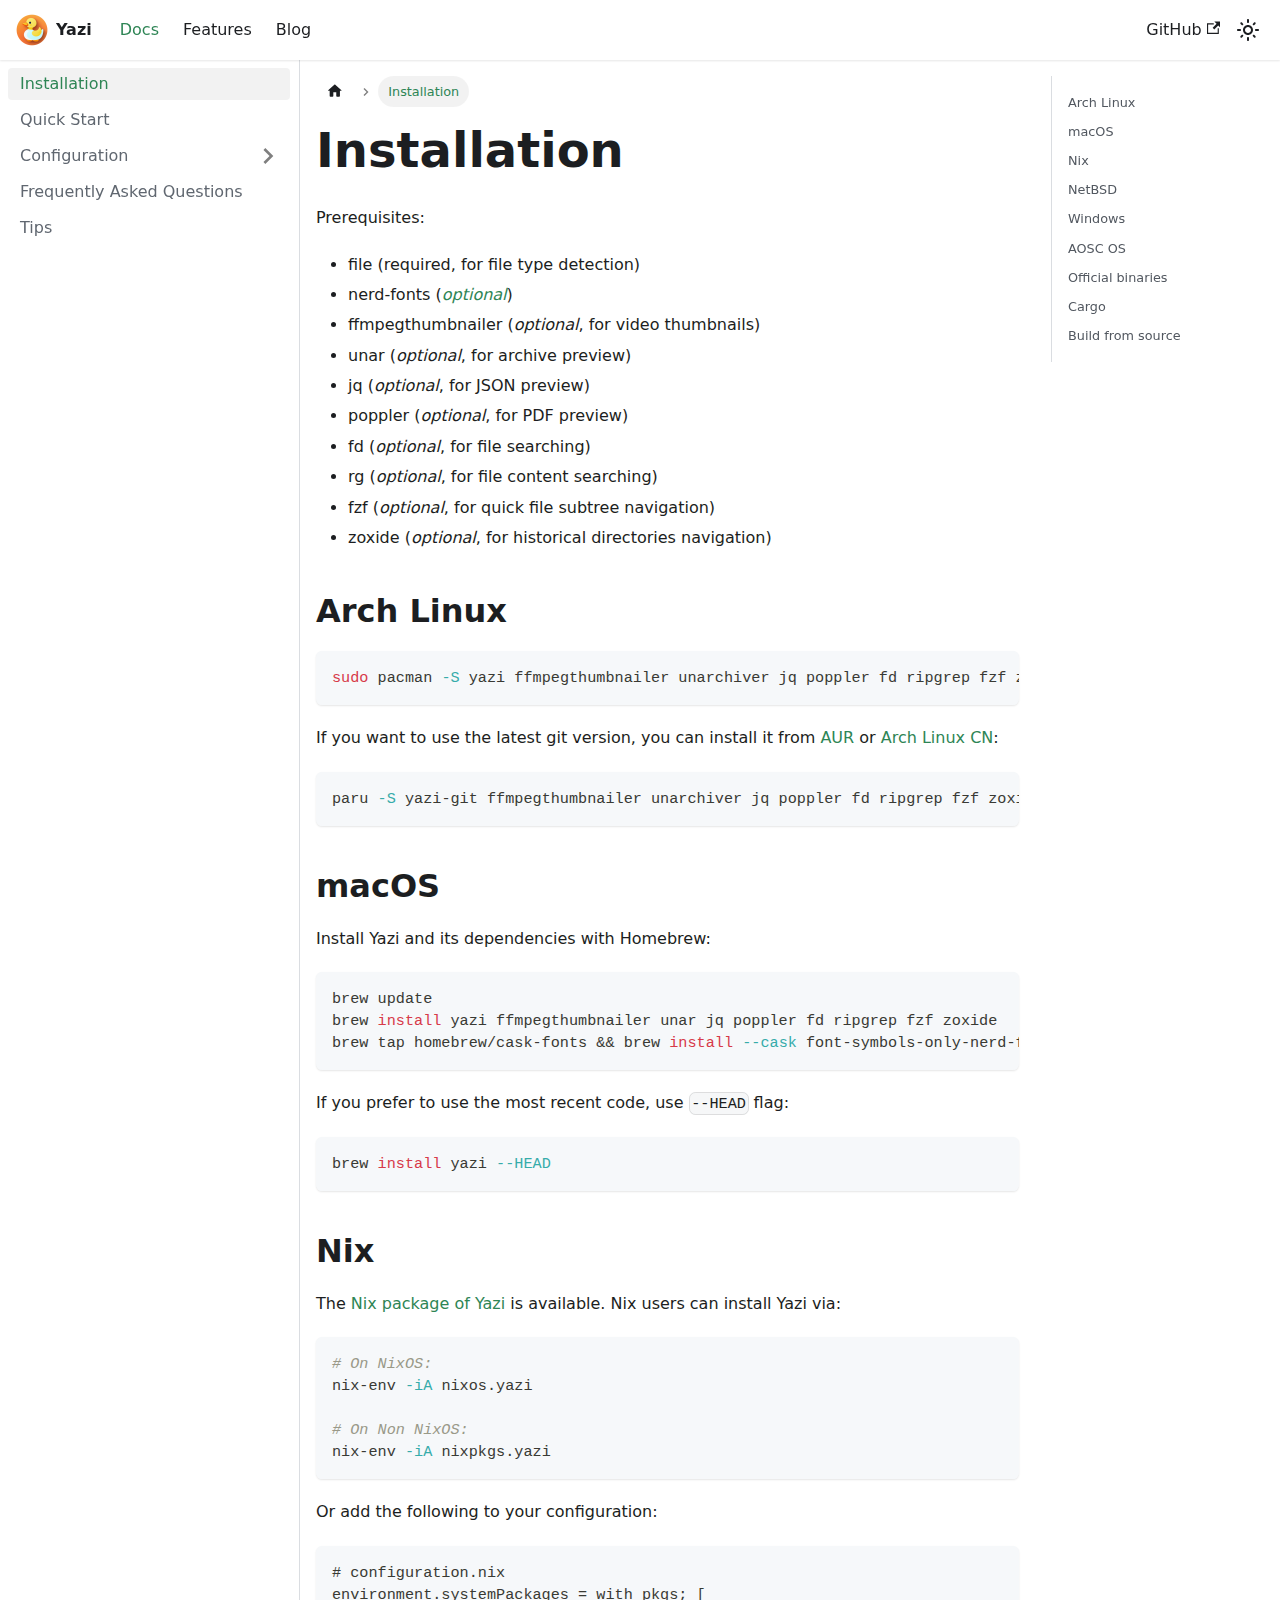
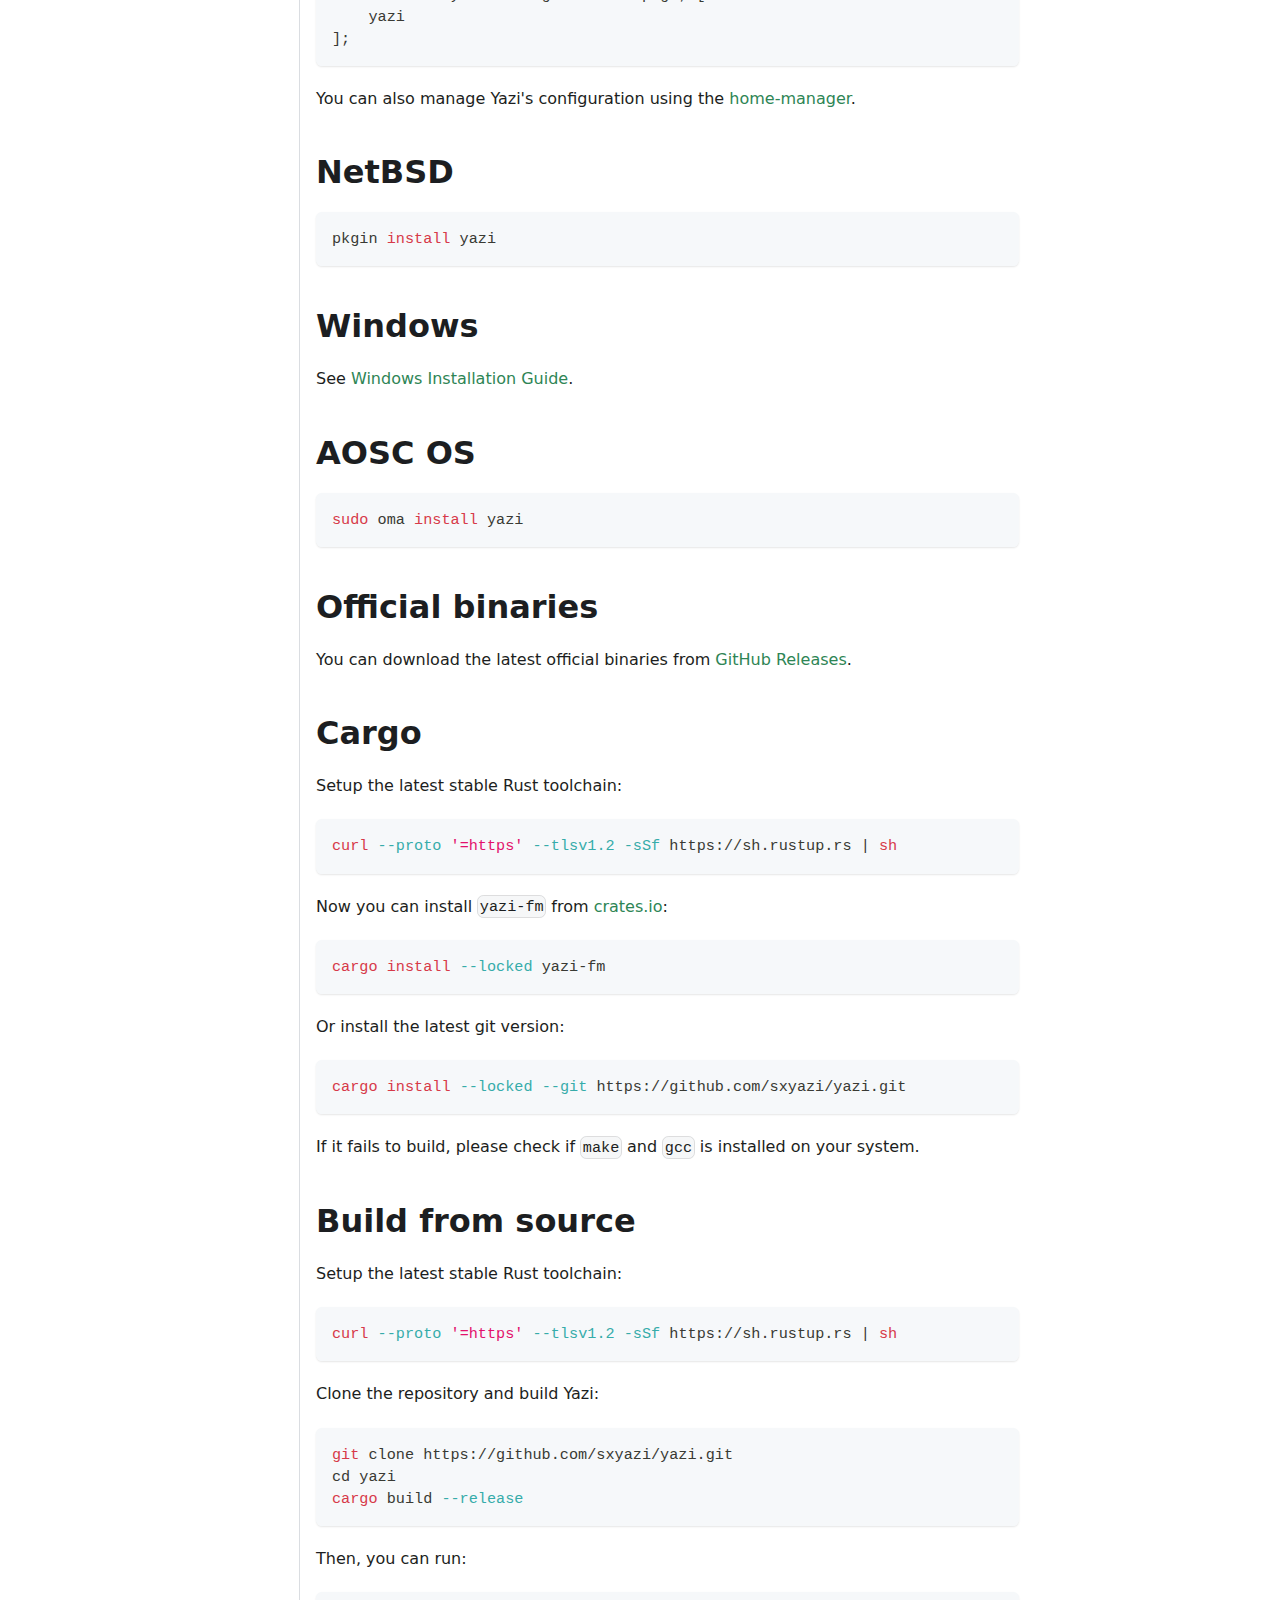
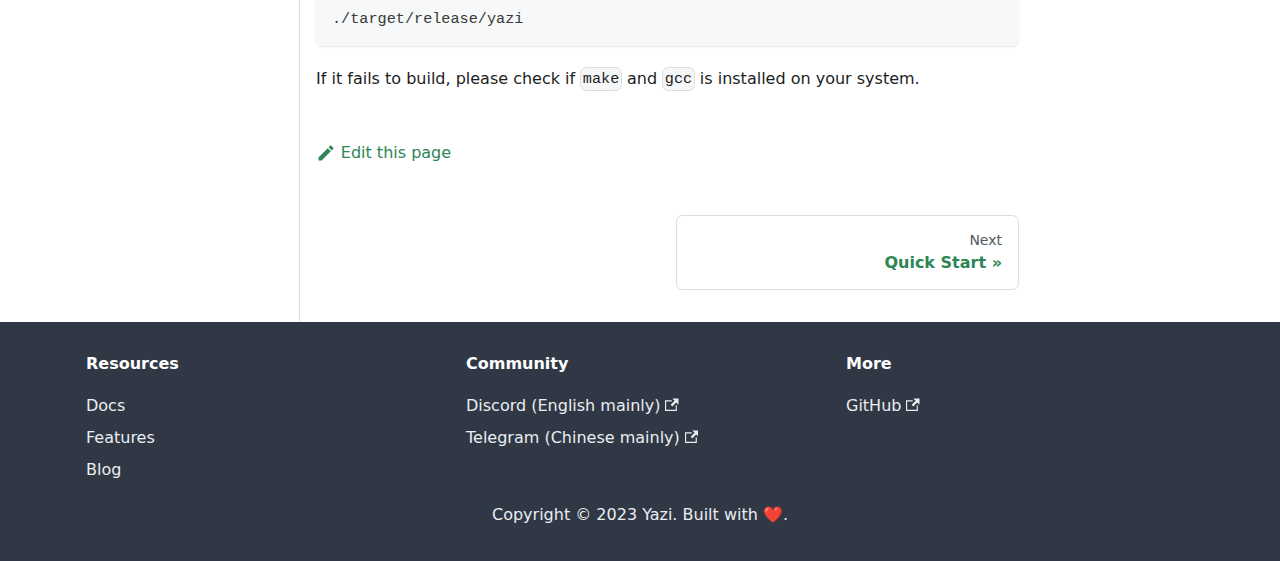
<file: docs/installation/index.html>
<!doctype html>
<html lang="en" dir="ltr" class="docs-wrapper plugin-docs plugin-id-default docs-version-current docs-doc-page docs-doc-id-installation" data-has-hydrated="false">
<head>
<meta charset="UTF-8">
<meta name="generator" content="Docusaurus v3.0.1">
<title data-rh="true">Installation | Yazi</title><meta data-rh="true" name="viewport" content="width=device-width,initial-scale=1"><meta data-rh="true" name="twitter:card" content="summary_large_image"><meta data-rh="true" property="og:image" content="https://yazi-rs.github.io/img/docusaurus-social-card.jpg"><meta data-rh="true" name="twitter:image" content="https://yazi-rs.github.io/img/docusaurus-social-card.jpg"><meta data-rh="true" property="og:url" content="https://yazi-rs.github.io/docs/installation"><meta data-rh="true" property="og:locale" content="en"><meta data-rh="true" name="docusaurus_locale" content="en"><meta data-rh="true" name="docsearch:language" content="en"><meta data-rh="true" name="docusaurus_version" content="current"><meta data-rh="true" name="docusaurus_tag" content="docs-default-current"><meta data-rh="true" name="docsearch:version" content="current"><meta data-rh="true" name="docsearch:docusaurus_tag" content="docs-default-current"><meta data-rh="true" property="og:title" content="Installation | Yazi"><meta data-rh="true" name="description" content="How to install Yazi on various operating systems."><meta data-rh="true" property="og:description" content="How to install Yazi on various operating systems."><link data-rh="true" rel="icon" href="/img/logo.png"><link data-rh="true" rel="canonical" href="https://yazi-rs.github.io/docs/installation"><link data-rh="true" rel="alternate" href="https://yazi-rs.github.io/docs/installation" hreflang="en"><link data-rh="true" rel="alternate" href="https://yazi-rs.github.io/docs/installation" hreflang="x-default"><link rel="alternate" type="application/rss+xml" href="/blog/rss.xml" title="Yazi RSS Feed">
<link rel="alternate" type="application/atom+xml" href="/blog/atom.xml" title="Yazi Atom Feed"><link rel="stylesheet" href="/assets/css/styles.201920e6.css">
<script src="/assets/js/runtime~main.6e2cd92a.js" defer="defer"></script>
<script src="/assets/js/main.94b11527.js" defer="defer"></script>
</head>
<body class="navigation-with-keyboard">
<script>!function(){function t(t){document.documentElement.setAttribute("data-theme",t)}var e=function(){try{return new URLSearchParams(window.location.search).get("docusaurus-theme")}catch(t){}}()||function(){try{return localStorage.getItem("theme")}catch(t){}}();t(null!==e?e:"light")}(),function(){try{const c=new URLSearchParams(window.location.search).entries();for(var[t,e]of c)if(t.startsWith("docusaurus-data-")){var a=t.replace("docusaurus-data-","data-");document.documentElement.setAttribute(a,e)}}catch(t){}}()</script><div id="__docusaurus"><div role="region" aria-label="Skip to main content"><a class="skipToContent_Y6sQ" href="#__docusaurus_skipToContent_fallback">Skip to main content</a></div><nav aria-label="Main" class="navbar navbar--fixed-top"><div class="navbar__inner"><div class="navbar__items"><button aria-label="Toggle navigation bar" aria-expanded="false" class="navbar__toggle clean-btn" type="button"><svg width="30" height="30" viewBox="0 0 30 30" aria-hidden="true"><path stroke="currentColor" stroke-linecap="round" stroke-miterlimit="10" stroke-width="2" d="M4 7h22M4 15h22M4 23h22"></path></svg></button><a class="navbar__brand" href="/"><div class="navbar__logo"><img src="/img/logo.png" alt="Yazi file manager" class="themedComponent_FXRw themedComponent--light_RIle"><img src="/img/logo.png" alt="Yazi file manager" class="themedComponent_FXRw themedComponent--dark_gZs3"></div><b class="navbar__title text--truncate">Yazi</b></a><a aria-current="page" class="navbar__item navbar__link navbar__link--active" href="/docs/installation">Docs</a><a class="navbar__item navbar__link" href="/features">Features</a><a class="navbar__item navbar__link" href="/blog">Blog</a></div><div class="navbar__items navbar__items--right"><a href="https://github.com/sxyazi/yazi" target="_blank" rel="noopener noreferrer" class="navbar__item navbar__link">GitHub<svg width="13.5" height="13.5" aria-hidden="true" viewBox="0 0 24 24" class="iconExternalLink_ykE4"><path fill="currentColor" d="M21 13v10h-21v-19h12v2h-10v15h17v-8h2zm3-12h-10.988l4.035 4-6.977 7.07 2.828 2.828 6.977-7.07 4.125 4.172v-11z"></path></svg></a><div class="toggle_XxLr colorModeToggle_cek2"><button class="clean-btn toggleButton_PFeB toggleButtonDisabled_AgSh" type="button" disabled="" title="Switch between dark and light mode (currently light mode)" aria-label="Switch between dark and light mode (currently light mode)" aria-live="polite"><svg viewBox="0 0 24 24" width="24" height="24" class="lightToggleIcon_mx8f"><path fill="currentColor" d="M12,9c1.65,0,3,1.35,3,3s-1.35,3-3,3s-3-1.35-3-3S10.35,9,12,9 M12,7c-2.76,0-5,2.24-5,5s2.24,5,5,5s5-2.24,5-5 S14.76,7,12,7L12,7z M2,13l2,0c0.55,0,1-0.45,1-1s-0.45-1-1-1l-2,0c-0.55,0-1,0.45-1,1S1.45,13,2,13z M20,13l2,0c0.55,0,1-0.45,1-1 s-0.45-1-1-1l-2,0c-0.55,0-1,0.45-1,1S19.45,13,20,13z M11,2v2c0,0.55,0.45,1,1,1s1-0.45,1-1V2c0-0.55-0.45-1-1-1S11,1.45,11,2z M11,20v2c0,0.55,0.45,1,1,1s1-0.45,1-1v-2c0-0.55-0.45-1-1-1C11.45,19,11,19.45,11,20z M5.99,4.58c-0.39-0.39-1.03-0.39-1.41,0 c-0.39,0.39-0.39,1.03,0,1.41l1.06,1.06c0.39,0.39,1.03,0.39,1.41,0s0.39-1.03,0-1.41L5.99,4.58z M18.36,16.95 c-0.39-0.39-1.03-0.39-1.41,0c-0.39,0.39-0.39,1.03,0,1.41l1.06,1.06c0.39,0.39,1.03,0.39,1.41,0c0.39-0.39,0.39-1.03,0-1.41 L18.36,16.95z M19.42,5.99c0.39-0.39,0.39-1.03,0-1.41c-0.39-0.39-1.03-0.39-1.41,0l-1.06,1.06c-0.39,0.39-0.39,1.03,0,1.41 s1.03,0.39,1.41,0L19.42,5.99z M7.05,18.36c0.39-0.39,0.39-1.03,0-1.41c-0.39-0.39-1.03-0.39-1.41,0l-1.06,1.06 c-0.39,0.39-0.39,1.03,0,1.41s1.03,0.39,1.41,0L7.05,18.36z"></path></svg><svg viewBox="0 0 24 24" width="24" height="24" class="darkToggleIcon_RRt4"><path fill="currentColor" d="M9.37,5.51C9.19,6.15,9.1,6.82,9.1,7.5c0,4.08,3.32,7.4,7.4,7.4c0.68,0,1.35-0.09,1.99-0.27C17.45,17.19,14.93,19,12,19 c-3.86,0-7-3.14-7-7C5,9.07,6.81,6.55,9.37,5.51z M12,3c-4.97,0-9,4.03-9,9s4.03,9,9,9s9-4.03,9-9c0-0.46-0.04-0.92-0.1-1.36 c-0.98,1.37-2.58,2.26-4.4,2.26c-2.98,0-5.4-2.42-5.4-5.4c0-1.81,0.89-3.42,2.26-4.4C12.92,3.04,12.46,3,12,3L12,3z"></path></svg></button></div><div class="navbarSearchContainer_ZmZO"></div></div></div><div role="presentation" class="navbar-sidebar__backdrop"></div></nav><div id="__docusaurus_skipToContent_fallback" class="main-wrapper mainWrapper__m9W"><div class="docsWrapper__2eN"><button aria-label="Scroll back to top" class="clean-btn theme-back-to-top-button backToTopButton_tPWV" type="button"></button><div class="docRoot_DpPj"><aside class="theme-doc-sidebar-container docSidebarContainer_OACY"><div class="sidebarViewport_DWLI"><div class="sidebar_TJxD"><nav aria-label="Docs sidebar" class="menu thin-scrollbar menu_fF3h"><ul class="theme-doc-sidebar-menu menu__list"><li class="theme-doc-sidebar-item-link theme-doc-sidebar-item-link-level-1 menu__list-item"><a class="menu__link menu__link--active" aria-current="page" href="/docs/installation">Installation</a></li><li class="theme-doc-sidebar-item-link theme-doc-sidebar-item-link-level-1 menu__list-item"><a class="menu__link" href="/docs/quick-start">Quick Start</a></li><li class="theme-doc-sidebar-item-category theme-doc-sidebar-item-category-level-1 menu__list-item menu__list-item--collapsed"><div class="menu__list-item-collapsible"><a class="menu__link menu__link--sublist" aria-expanded="false" href="/docs/configuration/overview">Configuration</a><button aria-label="Expand sidebar category &#x27;Configuration&#x27;" type="button" class="clean-btn menu__caret"></button></div></li><li class="theme-doc-sidebar-item-link theme-doc-sidebar-item-link-level-1 menu__list-item"><a class="menu__link" href="/docs/faq">Frequently Asked Questions</a></li><li class="theme-doc-sidebar-item-link theme-doc-sidebar-item-link-level-1 menu__list-item"><a class="menu__link" href="/docs/tips">Tips</a></li></ul></nav></div></div></aside><main class="docMainContainer_e0ii"><div class="container padding-top--md padding-bottom--lg"><div class="row"><div class="col docItemCol_JLQj"><div class="docItemContainer_Vsk0"><article><nav class="theme-doc-breadcrumbs breadcrumbsContainer_lLi4" aria-label="Breadcrumbs"><ul class="breadcrumbs" itemscope="" itemtype="https://schema.org/BreadcrumbList"><li class="breadcrumbs__item"><a aria-label="Home page" class="breadcrumbs__link" href="/"><svg viewBox="0 0 24 24" class="breadcrumbHomeIcon_zFVy"><path d="M10 19v-5h4v5c0 .55.45 1 1 1h3c.55 0 1-.45 1-1v-7h1.7c.46 0 .68-.57.33-.87L12.67 3.6c-.38-.34-.96-.34-1.34 0l-8.36 7.53c-.34.3-.13.87.33.87H5v7c0 .55.45 1 1 1h3c.55 0 1-.45 1-1z" fill="currentColor"></path></svg></a></li><li itemscope="" itemprop="itemListElement" itemtype="https://schema.org/ListItem" class="breadcrumbs__item breadcrumbs__item--active"><span class="breadcrumbs__link" itemprop="name">Installation</span><meta itemprop="position" content="1"></li></ul></nav><div class="tocCollapsible_IOs9 theme-doc-toc-mobile tocMobile_HguY"><button type="button" class="clean-btn tocCollapsibleButton_WcGQ">On this page</button></div><div class="theme-doc-markdown markdown"><h1>Installation</h1>
<p>Prerequisites:</p>
<ul>
<li>file (required, for file type detection)</li>
<li>nerd-fonts (<a href="/docs/faq#i-dont-like-nerdfonts"><em>optional</em></a>)</li>
<li>ffmpegthumbnailer (<em>optional</em>, for video thumbnails)</li>
<li>unar (<em>optional</em>, for archive preview)</li>
<li>jq (<em>optional</em>, for JSON preview)</li>
<li>poppler (<em>optional</em>, for PDF preview)</li>
<li>fd (<em>optional</em>, for file searching)</li>
<li>rg (<em>optional</em>, for file content searching)</li>
<li>fzf (<em>optional</em>, for quick file subtree navigation)</li>
<li>zoxide (<em>optional</em>, for historical directories navigation)</li>
</ul>
<h2 class="anchor anchorWithStickyNavbar_M3_O" id="arch-linux">Arch Linux<a href="#arch-linux" class="hash-link" aria-label="Direct link to Arch Linux" title="Direct link to Arch Linux">​</a></h2>
<div class="language-bash codeBlockContainer_BshS theme-code-block" style="--prism-color:#393A34;--prism-background-color:#f6f8fa"><div class="codeBlockContent_Jl0L"><pre tabindex="0" class="prism-code language-bash codeBlock_g9It thin-scrollbar" style="color:#393A34;background-color:#f6f8fa"><code class="codeBlockLines_quA2"><span class="token-line" style="color:#393A34"><span class="token function" style="color:#d73a49">sudo</span><span class="token plain"> pacman </span><span class="token parameter variable" style="color:#36acaa">-S</span><span class="token plain"> yazi ffmpegthumbnailer unarchiver jq poppler fd ripgrep fzf zoxide</span><br></span></code></pre><div class="buttonGroup_DZoE"><button type="button" aria-label="Copy code to clipboard" title="Copy" class="clean-btn"><span class="copyButtonIcons_sO2o" aria-hidden="true"><svg viewBox="0 0 24 24" class="copyButtonIcon_wTda"><path fill="currentColor" d="M19,21H8V7H19M19,5H8A2,2 0 0,0 6,7V21A2,2 0 0,0 8,23H19A2,2 0 0,0 21,21V7A2,2 0 0,0 19,5M16,1H4A2,2 0 0,0 2,3V17H4V3H16V1Z"></path></svg><svg viewBox="0 0 24 24" class="copyButtonSuccessIcon_n_e4"><path fill="currentColor" d="M21,7L9,19L3.5,13.5L4.91,12.09L9,16.17L19.59,5.59L21,7Z"></path></svg></span></button></div></div></div>
<p>If you want to use the latest git version, you can install it from <a href="https://aur.archlinux.org/packages/yazi-git/" target="_blank" rel="noopener noreferrer">AUR</a> or <a href="https://github.com/archlinuxcn/repo/" target="_blank" rel="noopener noreferrer">Arch Linux CN</a>:</p>
<div class="language-bash codeBlockContainer_BshS theme-code-block" style="--prism-color:#393A34;--prism-background-color:#f6f8fa"><div class="codeBlockContent_Jl0L"><pre tabindex="0" class="prism-code language-bash codeBlock_g9It thin-scrollbar" style="color:#393A34;background-color:#f6f8fa"><code class="codeBlockLines_quA2"><span class="token-line" style="color:#393A34"><span class="token plain">paru </span><span class="token parameter variable" style="color:#36acaa">-S</span><span class="token plain"> yazi-git ffmpegthumbnailer unarchiver jq poppler fd ripgrep fzf zoxide</span><br></span></code></pre><div class="buttonGroup_DZoE"><button type="button" aria-label="Copy code to clipboard" title="Copy" class="clean-btn"><span class="copyButtonIcons_sO2o" aria-hidden="true"><svg viewBox="0 0 24 24" class="copyButtonIcon_wTda"><path fill="currentColor" d="M19,21H8V7H19M19,5H8A2,2 0 0,0 6,7V21A2,2 0 0,0 8,23H19A2,2 0 0,0 21,21V7A2,2 0 0,0 19,5M16,1H4A2,2 0 0,0 2,3V17H4V3H16V1Z"></path></svg><svg viewBox="0 0 24 24" class="copyButtonSuccessIcon_n_e4"><path fill="currentColor" d="M21,7L9,19L3.5,13.5L4.91,12.09L9,16.17L19.59,5.59L21,7Z"></path></svg></span></button></div></div></div>
<h2 class="anchor anchorWithStickyNavbar_M3_O" id="macos">macOS<a href="#macos" class="hash-link" aria-label="Direct link to macOS" title="Direct link to macOS">​</a></h2>
<p>Install Yazi and its dependencies with Homebrew:</p>
<div class="language-bash codeBlockContainer_BshS theme-code-block" style="--prism-color:#393A34;--prism-background-color:#f6f8fa"><div class="codeBlockContent_Jl0L"><pre tabindex="0" class="prism-code language-bash codeBlock_g9It thin-scrollbar" style="color:#393A34;background-color:#f6f8fa"><code class="codeBlockLines_quA2"><span class="token-line" style="color:#393A34"><span class="token plain">brew update</span><br></span><span class="token-line" style="color:#393A34"><span class="token plain">brew </span><span class="token function" style="color:#d73a49">install</span><span class="token plain"> yazi ffmpegthumbnailer unar jq poppler fd ripgrep fzf zoxide</span><br></span><span class="token-line" style="color:#393A34"><span class="token plain">brew tap homebrew/cask-fonts </span><span class="token operator" style="color:#393A34">&amp;&amp;</span><span class="token plain"> brew </span><span class="token function" style="color:#d73a49">install</span><span class="token plain"> </span><span class="token parameter variable" style="color:#36acaa">--cask</span><span class="token plain"> font-symbols-only-nerd-font</span><br></span></code></pre><div class="buttonGroup_DZoE"><button type="button" aria-label="Copy code to clipboard" title="Copy" class="clean-btn"><span class="copyButtonIcons_sO2o" aria-hidden="true"><svg viewBox="0 0 24 24" class="copyButtonIcon_wTda"><path fill="currentColor" d="M19,21H8V7H19M19,5H8A2,2 0 0,0 6,7V21A2,2 0 0,0 8,23H19A2,2 0 0,0 21,21V7A2,2 0 0,0 19,5M16,1H4A2,2 0 0,0 2,3V17H4V3H16V1Z"></path></svg><svg viewBox="0 0 24 24" class="copyButtonSuccessIcon_n_e4"><path fill="currentColor" d="M21,7L9,19L3.5,13.5L4.91,12.09L9,16.17L19.59,5.59L21,7Z"></path></svg></span></button></div></div></div>
<p>If you prefer to use the most recent code, use <code>--HEAD</code> flag:</p>
<div class="language-bash codeBlockContainer_BshS theme-code-block" style="--prism-color:#393A34;--prism-background-color:#f6f8fa"><div class="codeBlockContent_Jl0L"><pre tabindex="0" class="prism-code language-bash codeBlock_g9It thin-scrollbar" style="color:#393A34;background-color:#f6f8fa"><code class="codeBlockLines_quA2"><span class="token-line" style="color:#393A34"><span class="token plain">brew </span><span class="token function" style="color:#d73a49">install</span><span class="token plain"> yazi </span><span class="token parameter variable" style="color:#36acaa">--HEAD</span><br></span></code></pre><div class="buttonGroup_DZoE"><button type="button" aria-label="Copy code to clipboard" title="Copy" class="clean-btn"><span class="copyButtonIcons_sO2o" aria-hidden="true"><svg viewBox="0 0 24 24" class="copyButtonIcon_wTda"><path fill="currentColor" d="M19,21H8V7H19M19,5H8A2,2 0 0,0 6,7V21A2,2 0 0,0 8,23H19A2,2 0 0,0 21,21V7A2,2 0 0,0 19,5M16,1H4A2,2 0 0,0 2,3V17H4V3H16V1Z"></path></svg><svg viewBox="0 0 24 24" class="copyButtonSuccessIcon_n_e4"><path fill="currentColor" d="M21,7L9,19L3.5,13.5L4.91,12.09L9,16.17L19.59,5.59L21,7Z"></path></svg></span></button></div></div></div>
<h2 class="anchor anchorWithStickyNavbar_M3_O" id="nix">Nix<a href="#nix" class="hash-link" aria-label="Direct link to Nix" title="Direct link to Nix">​</a></h2>
<p>The <a href="https://search.nixos.org/packages?channel=unstable&amp;show=yazi" target="_blank" rel="noopener noreferrer">Nix package of Yazi</a> is available. Nix users can install Yazi via:</p>
<div class="language-bash codeBlockContainer_BshS theme-code-block" style="--prism-color:#393A34;--prism-background-color:#f6f8fa"><div class="codeBlockContent_Jl0L"><pre tabindex="0" class="prism-code language-bash codeBlock_g9It thin-scrollbar" style="color:#393A34;background-color:#f6f8fa"><code class="codeBlockLines_quA2"><span class="token-line" style="color:#393A34"><span class="token comment" style="color:#999988;font-style:italic"># On NixOS:</span><span class="token plain"></span><br></span><span class="token-line" style="color:#393A34"><span class="token plain">nix-env </span><span class="token parameter variable" style="color:#36acaa">-iA</span><span class="token plain"> nixos.yazi</span><br></span><span class="token-line" style="color:#393A34"><span class="token plain" style="display:inline-block"></span><br></span><span class="token-line" style="color:#393A34"><span class="token plain"></span><span class="token comment" style="color:#999988;font-style:italic"># On Non NixOS:</span><span class="token plain"></span><br></span><span class="token-line" style="color:#393A34"><span class="token plain">nix-env </span><span class="token parameter variable" style="color:#36acaa">-iA</span><span class="token plain"> nixpkgs.yazi</span><br></span></code></pre><div class="buttonGroup_DZoE"><button type="button" aria-label="Copy code to clipboard" title="Copy" class="clean-btn"><span class="copyButtonIcons_sO2o" aria-hidden="true"><svg viewBox="0 0 24 24" class="copyButtonIcon_wTda"><path fill="currentColor" d="M19,21H8V7H19M19,5H8A2,2 0 0,0 6,7V21A2,2 0 0,0 8,23H19A2,2 0 0,0 21,21V7A2,2 0 0,0 19,5M16,1H4A2,2 0 0,0 2,3V17H4V3H16V1Z"></path></svg><svg viewBox="0 0 24 24" class="copyButtonSuccessIcon_n_e4"><path fill="currentColor" d="M21,7L9,19L3.5,13.5L4.91,12.09L9,16.17L19.59,5.59L21,7Z"></path></svg></span></button></div></div></div>
<p>Or add the following to your configuration:</p>
<div class="language-nix codeBlockContainer_BshS theme-code-block" style="--prism-color:#393A34;--prism-background-color:#f6f8fa"><div class="codeBlockContent_Jl0L"><pre tabindex="0" class="prism-code language-nix codeBlock_g9It thin-scrollbar" style="color:#393A34;background-color:#f6f8fa"><code class="codeBlockLines_quA2"><span class="token-line" style="color:#393A34"><span class="token plain"># configuration.nix</span><br></span><span class="token-line" style="color:#393A34"><span class="token plain">environment.systemPackages = with pkgs; [</span><br></span><span class="token-line" style="color:#393A34"><span class="token plain">	yazi</span><br></span><span class="token-line" style="color:#393A34"><span class="token plain">];</span><br></span></code></pre><div class="buttonGroup_DZoE"><button type="button" aria-label="Copy code to clipboard" title="Copy" class="clean-btn"><span class="copyButtonIcons_sO2o" aria-hidden="true"><svg viewBox="0 0 24 24" class="copyButtonIcon_wTda"><path fill="currentColor" d="M19,21H8V7H19M19,5H8A2,2 0 0,0 6,7V21A2,2 0 0,0 8,23H19A2,2 0 0,0 21,21V7A2,2 0 0,0 19,5M16,1H4A2,2 0 0,0 2,3V17H4V3H16V1Z"></path></svg><svg viewBox="0 0 24 24" class="copyButtonSuccessIcon_n_e4"><path fill="currentColor" d="M21,7L9,19L3.5,13.5L4.91,12.09L9,16.17L19.59,5.59L21,7Z"></path></svg></span></button></div></div></div>
<p>You can also manage Yazi&#x27;s configuration using the
<a href="https://nix-community.github.io/home-manager/options.html#opt-programs.yazi.enable" target="_blank" rel="noopener noreferrer">home-manager</a>.</p>
<h2 class="anchor anchorWithStickyNavbar_M3_O" id="netbsd">NetBSD<a href="#netbsd" class="hash-link" aria-label="Direct link to NetBSD" title="Direct link to NetBSD">​</a></h2>
<div class="language-bash codeBlockContainer_BshS theme-code-block" style="--prism-color:#393A34;--prism-background-color:#f6f8fa"><div class="codeBlockContent_Jl0L"><pre tabindex="0" class="prism-code language-bash codeBlock_g9It thin-scrollbar" style="color:#393A34;background-color:#f6f8fa"><code class="codeBlockLines_quA2"><span class="token-line" style="color:#393A34"><span class="token plain">pkgin </span><span class="token function" style="color:#d73a49">install</span><span class="token plain"> yazi</span><br></span></code></pre><div class="buttonGroup_DZoE"><button type="button" aria-label="Copy code to clipboard" title="Copy" class="clean-btn"><span class="copyButtonIcons_sO2o" aria-hidden="true"><svg viewBox="0 0 24 24" class="copyButtonIcon_wTda"><path fill="currentColor" d="M19,21H8V7H19M19,5H8A2,2 0 0,0 6,7V21A2,2 0 0,0 8,23H19A2,2 0 0,0 21,21V7A2,2 0 0,0 19,5M16,1H4A2,2 0 0,0 2,3V17H4V3H16V1Z"></path></svg><svg viewBox="0 0 24 24" class="copyButtonSuccessIcon_n_e4"><path fill="currentColor" d="M21,7L9,19L3.5,13.5L4.91,12.09L9,16.17L19.59,5.59L21,7Z"></path></svg></span></button></div></div></div>
<h2 class="anchor anchorWithStickyNavbar_M3_O" id="windows">Windows<a href="#windows" class="hash-link" aria-label="Direct link to Windows" title="Direct link to Windows">​</a></h2>
<p>See <a href="https://github.com/sxyazi/yazi/wiki/Windows-Installation-Guide" target="_blank" rel="noopener noreferrer">Windows Installation Guide</a>.</p>
<h2 class="anchor anchorWithStickyNavbar_M3_O" id="aosc-os">AOSC OS<a href="#aosc-os" class="hash-link" aria-label="Direct link to AOSC OS" title="Direct link to AOSC OS">​</a></h2>
<div class="language-bash codeBlockContainer_BshS theme-code-block" style="--prism-color:#393A34;--prism-background-color:#f6f8fa"><div class="codeBlockContent_Jl0L"><pre tabindex="0" class="prism-code language-bash codeBlock_g9It thin-scrollbar" style="color:#393A34;background-color:#f6f8fa"><code class="codeBlockLines_quA2"><span class="token-line" style="color:#393A34"><span class="token function" style="color:#d73a49">sudo</span><span class="token plain"> oma </span><span class="token function" style="color:#d73a49">install</span><span class="token plain"> yazi</span><br></span></code></pre><div class="buttonGroup_DZoE"><button type="button" aria-label="Copy code to clipboard" title="Copy" class="clean-btn"><span class="copyButtonIcons_sO2o" aria-hidden="true"><svg viewBox="0 0 24 24" class="copyButtonIcon_wTda"><path fill="currentColor" d="M19,21H8V7H19M19,5H8A2,2 0 0,0 6,7V21A2,2 0 0,0 8,23H19A2,2 0 0,0 21,21V7A2,2 0 0,0 19,5M16,1H4A2,2 0 0,0 2,3V17H4V3H16V1Z"></path></svg><svg viewBox="0 0 24 24" class="copyButtonSuccessIcon_n_e4"><path fill="currentColor" d="M21,7L9,19L3.5,13.5L4.91,12.09L9,16.17L19.59,5.59L21,7Z"></path></svg></span></button></div></div></div>
<h2 class="anchor anchorWithStickyNavbar_M3_O" id="official-binaries">Official binaries<a href="#official-binaries" class="hash-link" aria-label="Direct link to Official binaries" title="Direct link to Official binaries">​</a></h2>
<p>You can download the latest official binaries from <a href="https://github.com/sxyazi/yazi/releases" target="_blank" rel="noopener noreferrer">GitHub Releases</a>.</p>
<h2 class="anchor anchorWithStickyNavbar_M3_O" id="cargo">Cargo<a href="#cargo" class="hash-link" aria-label="Direct link to Cargo" title="Direct link to Cargo">​</a></h2>
<p>Setup the latest stable Rust toolchain:</p>
<div class="language-bash codeBlockContainer_BshS theme-code-block" style="--prism-color:#393A34;--prism-background-color:#f6f8fa"><div class="codeBlockContent_Jl0L"><pre tabindex="0" class="prism-code language-bash codeBlock_g9It thin-scrollbar" style="color:#393A34;background-color:#f6f8fa"><code class="codeBlockLines_quA2"><span class="token-line" style="color:#393A34"><span class="token function" style="color:#d73a49">curl</span><span class="token plain"> </span><span class="token parameter variable" style="color:#36acaa">--proto</span><span class="token plain"> </span><span class="token string" style="color:#e3116c">&#x27;=https&#x27;</span><span class="token plain"> </span><span class="token parameter variable" style="color:#36acaa">--tlsv1.2</span><span class="token plain"> </span><span class="token parameter variable" style="color:#36acaa">-sSf</span><span class="token plain"> https://sh.rustup.rs </span><span class="token operator" style="color:#393A34">|</span><span class="token plain"> </span><span class="token function" style="color:#d73a49">sh</span><br></span></code></pre><div class="buttonGroup_DZoE"><button type="button" aria-label="Copy code to clipboard" title="Copy" class="clean-btn"><span class="copyButtonIcons_sO2o" aria-hidden="true"><svg viewBox="0 0 24 24" class="copyButtonIcon_wTda"><path fill="currentColor" d="M19,21H8V7H19M19,5H8A2,2 0 0,0 6,7V21A2,2 0 0,0 8,23H19A2,2 0 0,0 21,21V7A2,2 0 0,0 19,5M16,1H4A2,2 0 0,0 2,3V17H4V3H16V1Z"></path></svg><svg viewBox="0 0 24 24" class="copyButtonSuccessIcon_n_e4"><path fill="currentColor" d="M21,7L9,19L3.5,13.5L4.91,12.09L9,16.17L19.59,5.59L21,7Z"></path></svg></span></button></div></div></div>
<p>Now you can install <code>yazi-fm</code> from <a href="https://crates.io/crates/yazi-fm" target="_blank" rel="noopener noreferrer">crates.io</a>:</p>
<div class="language-bash codeBlockContainer_BshS theme-code-block" style="--prism-color:#393A34;--prism-background-color:#f6f8fa"><div class="codeBlockContent_Jl0L"><pre tabindex="0" class="prism-code language-bash codeBlock_g9It thin-scrollbar" style="color:#393A34;background-color:#f6f8fa"><code class="codeBlockLines_quA2"><span class="token-line" style="color:#393A34"><span class="token function" style="color:#d73a49">cargo</span><span class="token plain"> </span><span class="token function" style="color:#d73a49">install</span><span class="token plain"> </span><span class="token parameter variable" style="color:#36acaa">--locked</span><span class="token plain"> yazi-fm</span><br></span></code></pre><div class="buttonGroup_DZoE"><button type="button" aria-label="Copy code to clipboard" title="Copy" class="clean-btn"><span class="copyButtonIcons_sO2o" aria-hidden="true"><svg viewBox="0 0 24 24" class="copyButtonIcon_wTda"><path fill="currentColor" d="M19,21H8V7H19M19,5H8A2,2 0 0,0 6,7V21A2,2 0 0,0 8,23H19A2,2 0 0,0 21,21V7A2,2 0 0,0 19,5M16,1H4A2,2 0 0,0 2,3V17H4V3H16V1Z"></path></svg><svg viewBox="0 0 24 24" class="copyButtonSuccessIcon_n_e4"><path fill="currentColor" d="M21,7L9,19L3.5,13.5L4.91,12.09L9,16.17L19.59,5.59L21,7Z"></path></svg></span></button></div></div></div>
<p>Or install the latest git version:</p>
<div class="language-bash codeBlockContainer_BshS theme-code-block" style="--prism-color:#393A34;--prism-background-color:#f6f8fa"><div class="codeBlockContent_Jl0L"><pre tabindex="0" class="prism-code language-bash codeBlock_g9It thin-scrollbar" style="color:#393A34;background-color:#f6f8fa"><code class="codeBlockLines_quA2"><span class="token-line" style="color:#393A34"><span class="token function" style="color:#d73a49">cargo</span><span class="token plain"> </span><span class="token function" style="color:#d73a49">install</span><span class="token plain"> </span><span class="token parameter variable" style="color:#36acaa">--locked</span><span class="token plain"> </span><span class="token parameter variable" style="color:#36acaa">--git</span><span class="token plain"> https://github.com/sxyazi/yazi.git</span><br></span></code></pre><div class="buttonGroup_DZoE"><button type="button" aria-label="Copy code to clipboard" title="Copy" class="clean-btn"><span class="copyButtonIcons_sO2o" aria-hidden="true"><svg viewBox="0 0 24 24" class="copyButtonIcon_wTda"><path fill="currentColor" d="M19,21H8V7H19M19,5H8A2,2 0 0,0 6,7V21A2,2 0 0,0 8,23H19A2,2 0 0,0 21,21V7A2,2 0 0,0 19,5M16,1H4A2,2 0 0,0 2,3V17H4V3H16V1Z"></path></svg><svg viewBox="0 0 24 24" class="copyButtonSuccessIcon_n_e4"><path fill="currentColor" d="M21,7L9,19L3.5,13.5L4.91,12.09L9,16.17L19.59,5.59L21,7Z"></path></svg></span></button></div></div></div>
<p>If it fails to build, please check if <code>make</code> and <code>gcc</code> is installed on your system.</p>
<h2 class="anchor anchorWithStickyNavbar_M3_O" id="build-from-source">Build from source<a href="#build-from-source" class="hash-link" aria-label="Direct link to Build from source" title="Direct link to Build from source">​</a></h2>
<p>Setup the latest stable Rust toolchain:</p>
<div class="language-bash codeBlockContainer_BshS theme-code-block" style="--prism-color:#393A34;--prism-background-color:#f6f8fa"><div class="codeBlockContent_Jl0L"><pre tabindex="0" class="prism-code language-bash codeBlock_g9It thin-scrollbar" style="color:#393A34;background-color:#f6f8fa"><code class="codeBlockLines_quA2"><span class="token-line" style="color:#393A34"><span class="token function" style="color:#d73a49">curl</span><span class="token plain"> </span><span class="token parameter variable" style="color:#36acaa">--proto</span><span class="token plain"> </span><span class="token string" style="color:#e3116c">&#x27;=https&#x27;</span><span class="token plain"> </span><span class="token parameter variable" style="color:#36acaa">--tlsv1.2</span><span class="token plain"> </span><span class="token parameter variable" style="color:#36acaa">-sSf</span><span class="token plain"> https://sh.rustup.rs </span><span class="token operator" style="color:#393A34">|</span><span class="token plain"> </span><span class="token function" style="color:#d73a49">sh</span><br></span></code></pre><div class="buttonGroup_DZoE"><button type="button" aria-label="Copy code to clipboard" title="Copy" class="clean-btn"><span class="copyButtonIcons_sO2o" aria-hidden="true"><svg viewBox="0 0 24 24" class="copyButtonIcon_wTda"><path fill="currentColor" d="M19,21H8V7H19M19,5H8A2,2 0 0,0 6,7V21A2,2 0 0,0 8,23H19A2,2 0 0,0 21,21V7A2,2 0 0,0 19,5M16,1H4A2,2 0 0,0 2,3V17H4V3H16V1Z"></path></svg><svg viewBox="0 0 24 24" class="copyButtonSuccessIcon_n_e4"><path fill="currentColor" d="M21,7L9,19L3.5,13.5L4.91,12.09L9,16.17L19.59,5.59L21,7Z"></path></svg></span></button></div></div></div>
<p>Clone the repository and build Yazi:</p>
<div class="language-bash codeBlockContainer_BshS theme-code-block" style="--prism-color:#393A34;--prism-background-color:#f6f8fa"><div class="codeBlockContent_Jl0L"><pre tabindex="0" class="prism-code language-bash codeBlock_g9It thin-scrollbar" style="color:#393A34;background-color:#f6f8fa"><code class="codeBlockLines_quA2"><span class="token-line" style="color:#393A34"><span class="token function" style="color:#d73a49">git</span><span class="token plain"> clone https://github.com/sxyazi/yazi.git</span><br></span><span class="token-line" style="color:#393A34"><span class="token plain"></span><span class="token builtin class-name">cd</span><span class="token plain"> yazi</span><br></span><span class="token-line" style="color:#393A34"><span class="token plain"></span><span class="token function" style="color:#d73a49">cargo</span><span class="token plain"> build </span><span class="token parameter variable" style="color:#36acaa">--release</span><br></span></code></pre><div class="buttonGroup_DZoE"><button type="button" aria-label="Copy code to clipboard" title="Copy" class="clean-btn"><span class="copyButtonIcons_sO2o" aria-hidden="true"><svg viewBox="0 0 24 24" class="copyButtonIcon_wTda"><path fill="currentColor" d="M19,21H8V7H19M19,5H8A2,2 0 0,0 6,7V21A2,2 0 0,0 8,23H19A2,2 0 0,0 21,21V7A2,2 0 0,0 19,5M16,1H4A2,2 0 0,0 2,3V17H4V3H16V1Z"></path></svg><svg viewBox="0 0 24 24" class="copyButtonSuccessIcon_n_e4"><path fill="currentColor" d="M21,7L9,19L3.5,13.5L4.91,12.09L9,16.17L19.59,5.59L21,7Z"></path></svg></span></button></div></div></div>
<p>Then, you can run:</p>
<div class="language-bash codeBlockContainer_BshS theme-code-block" style="--prism-color:#393A34;--prism-background-color:#f6f8fa"><div class="codeBlockContent_Jl0L"><pre tabindex="0" class="prism-code language-bash codeBlock_g9It thin-scrollbar" style="color:#393A34;background-color:#f6f8fa"><code class="codeBlockLines_quA2"><span class="token-line" style="color:#393A34"><span class="token plain">./target/release/yazi</span><br></span></code></pre><div class="buttonGroup_DZoE"><button type="button" aria-label="Copy code to clipboard" title="Copy" class="clean-btn"><span class="copyButtonIcons_sO2o" aria-hidden="true"><svg viewBox="0 0 24 24" class="copyButtonIcon_wTda"><path fill="currentColor" d="M19,21H8V7H19M19,5H8A2,2 0 0,0 6,7V21A2,2 0 0,0 8,23H19A2,2 0 0,0 21,21V7A2,2 0 0,0 19,5M16,1H4A2,2 0 0,0 2,3V17H4V3H16V1Z"></path></svg><svg viewBox="0 0 24 24" class="copyButtonSuccessIcon_n_e4"><path fill="currentColor" d="M21,7L9,19L3.5,13.5L4.91,12.09L9,16.17L19.59,5.59L21,7Z"></path></svg></span></button></div></div></div>
<p>If it fails to build, please check if <code>make</code> and <code>gcc</code> is installed on your system.</p></div><footer class="theme-doc-footer docusaurus-mt-lg"><div class="theme-doc-footer-edit-meta-row row"><div class="col"><a href="https://github.com/yazi-rs/yazi-rs.github.io/edit/main/docs/installation.md" target="_blank" rel="noopener noreferrer" class="theme-edit-this-page"><svg fill="currentColor" height="20" width="20" viewBox="0 0 40 40" class="iconEdit_m9O4" aria-hidden="true"><g><path d="m34.5 11.7l-3 3.1-6.3-6.3 3.1-3q0.5-0.5 1.2-0.5t1.1 0.5l3.9 3.9q0.5 0.4 0.5 1.1t-0.5 1.2z m-29.5 17.1l18.4-18.5 6.3 6.3-18.4 18.4h-6.3v-6.2z"></path></g></svg>Edit this page</a></div><div class="col lastUpdated_Mfvd"></div></div></footer></article><nav class="pagination-nav docusaurus-mt-lg" aria-label="Docs pages"><a class="pagination-nav__link pagination-nav__link--next" href="/docs/quick-start"><div class="pagination-nav__sublabel">Next</div><div class="pagination-nav__label">Quick Start</div></a></nav></div></div><div class="col col--3"><div class="tableOfContents__Z5R thin-scrollbar theme-doc-toc-desktop"><ul class="table-of-contents table-of-contents__left-border"><li><a href="#arch-linux" class="table-of-contents__link toc-highlight">Arch Linux</a></li><li><a href="#macos" class="table-of-contents__link toc-highlight">macOS</a></li><li><a href="#nix" class="table-of-contents__link toc-highlight">Nix</a></li><li><a href="#netbsd" class="table-of-contents__link toc-highlight">NetBSD</a></li><li><a href="#windows" class="table-of-contents__link toc-highlight">Windows</a></li><li><a href="#aosc-os" class="table-of-contents__link toc-highlight">AOSC OS</a></li><li><a href="#official-binaries" class="table-of-contents__link toc-highlight">Official binaries</a></li><li><a href="#cargo" class="table-of-contents__link toc-highlight">Cargo</a></li><li><a href="#build-from-source" class="table-of-contents__link toc-highlight">Build from source</a></li></ul></div></div></div></div></main></div></div></div><footer class="footer footer--dark"><div class="container container-fluid"><div class="row footer__links"><div class="col footer__col"><div class="footer__title">Resources</div><ul class="footer__items clean-list"><li class="footer__item"><a class="footer__link-item" href="/docs/installation">Docs</a></li><li class="footer__item"><a class="footer__link-item" href="/features">Features</a></li><li class="footer__item"><a class="footer__link-item" href="/blog">Blog</a></li></ul></div><div class="col footer__col"><div class="footer__title">Community</div><ul class="footer__items clean-list"><li class="footer__item"><a href="https://discord.gg/qfADduSdJu" target="_blank" rel="noopener noreferrer" class="footer__link-item">Discord (English mainly)<svg width="13.5" height="13.5" aria-hidden="true" viewBox="0 0 24 24" class="iconExternalLink_ykE4"><path fill="currentColor" d="M21 13v10h-21v-19h12v2h-10v15h17v-8h2zm3-12h-10.988l4.035 4-6.977 7.07 2.828 2.828 6.977-7.07 4.125 4.172v-11z"></path></svg></a></li><li class="footer__item"><a href="https://t.me/yazi_rs" target="_blank" rel="noopener noreferrer" class="footer__link-item">Telegram (Chinese mainly)<svg width="13.5" height="13.5" aria-hidden="true" viewBox="0 0 24 24" class="iconExternalLink_ykE4"><path fill="currentColor" d="M21 13v10h-21v-19h12v2h-10v15h17v-8h2zm3-12h-10.988l4.035 4-6.977 7.07 2.828 2.828 6.977-7.07 4.125 4.172v-11z"></path></svg></a></li></ul></div><div class="col footer__col"><div class="footer__title">More</div><ul class="footer__items clean-list"><li class="footer__item"><a href="https://github.com/sxyazi/yazi" target="_blank" rel="noopener noreferrer" class="footer__link-item">GitHub<svg width="13.5" height="13.5" aria-hidden="true" viewBox="0 0 24 24" class="iconExternalLink_ykE4"><path fill="currentColor" d="M21 13v10h-21v-19h12v2h-10v15h17v-8h2zm3-12h-10.988l4.035 4-6.977 7.07 2.828 2.828 6.977-7.07 4.125 4.172v-11z"></path></svg></a></li></ul></div></div><div class="footer__bottom text--center"><div class="footer__copyright">Copyright © 2023 Yazi. Built with ❤️️.</div></div></div></footer></div>
</body>
</html>
</file>
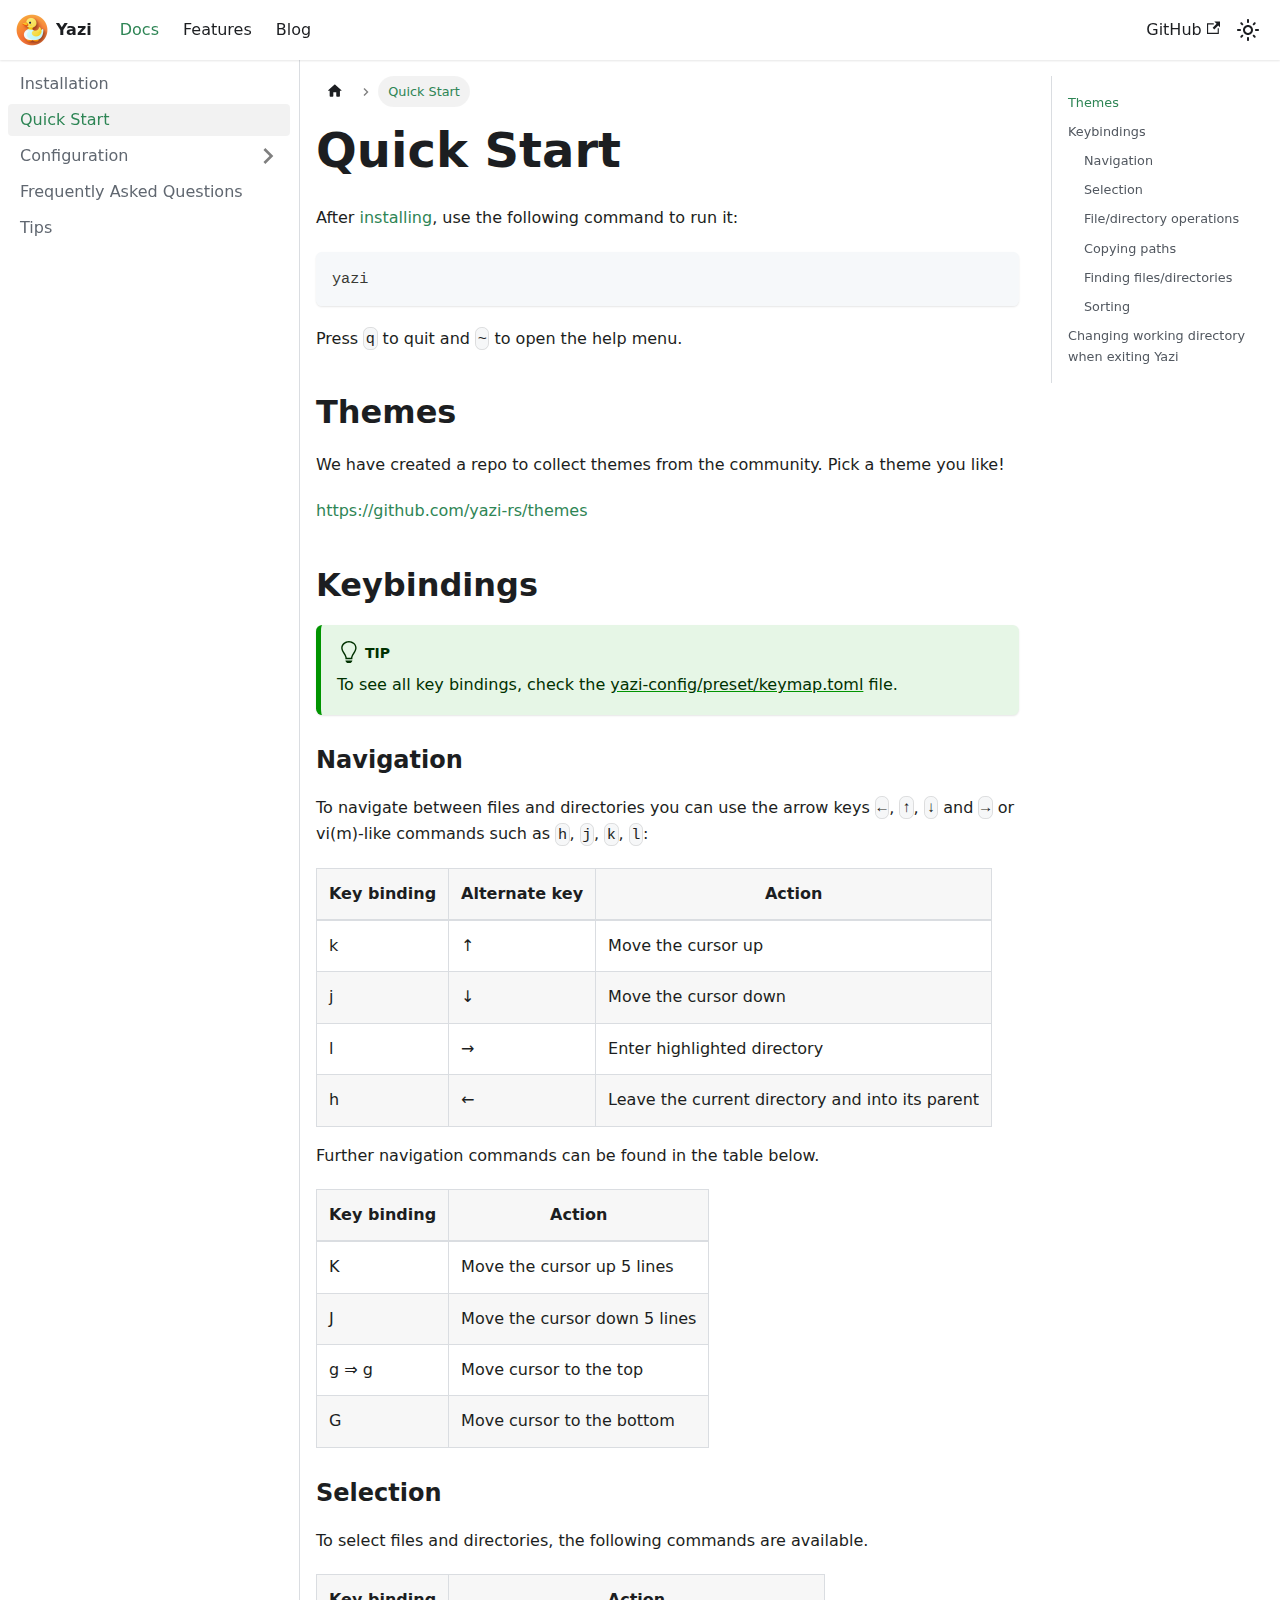
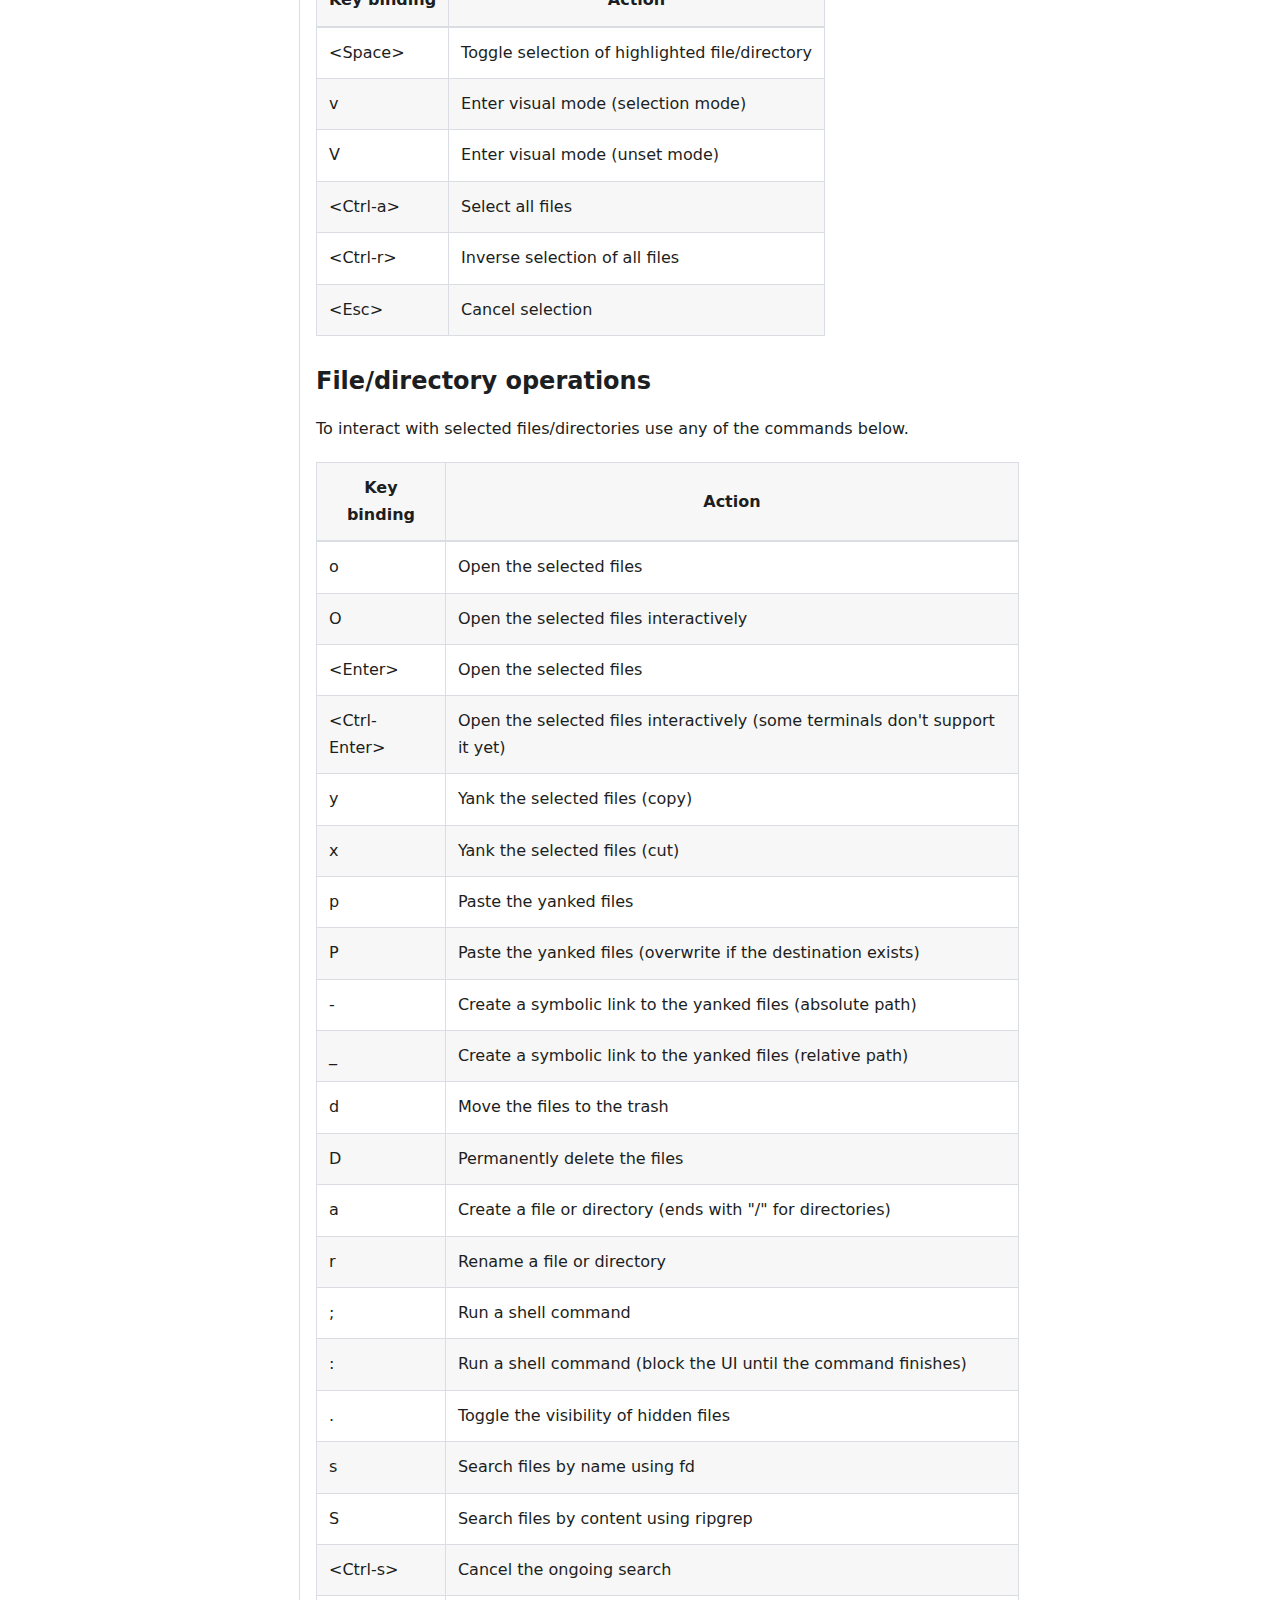
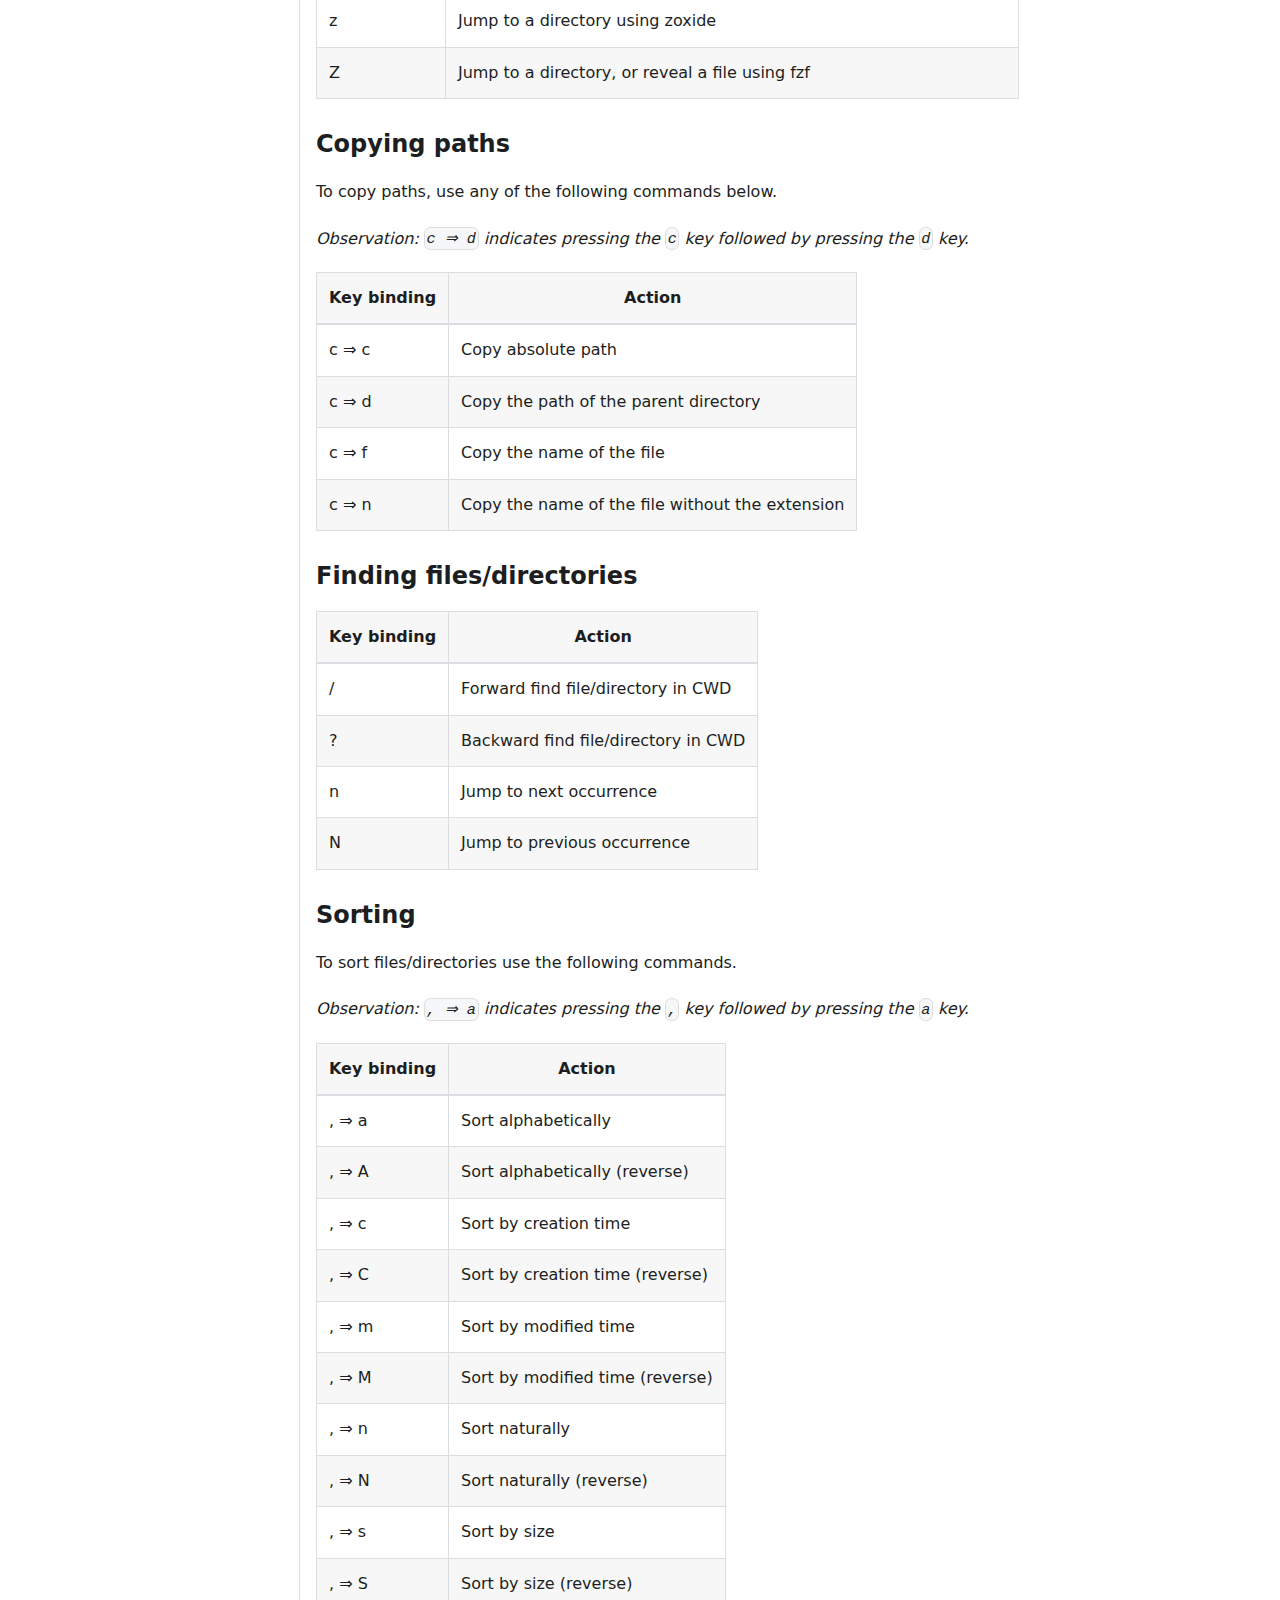
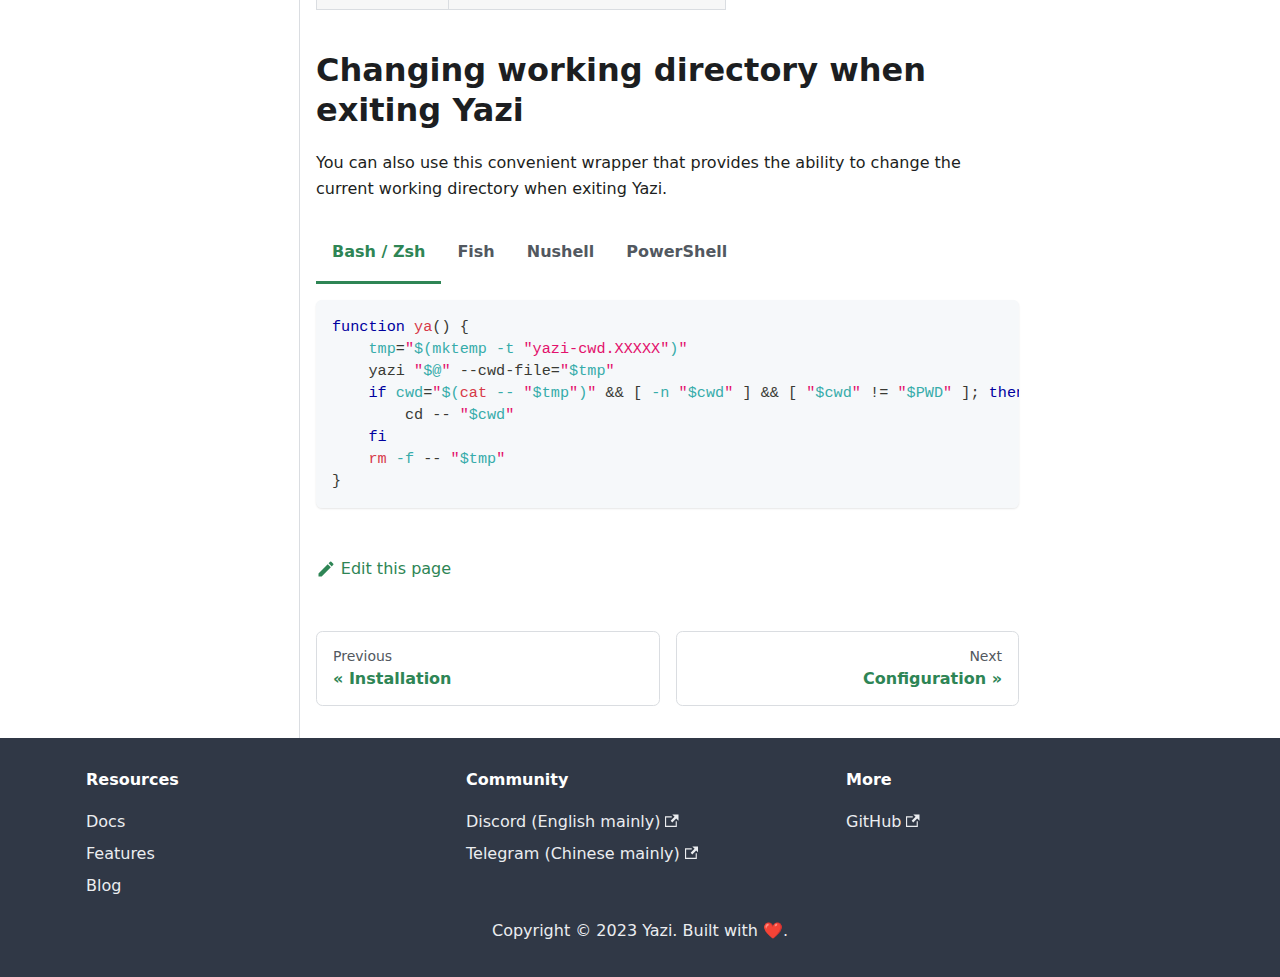
<file: docs/quick-start/index.html>
<!doctype html>
<html lang="en" dir="ltr" class="docs-wrapper plugin-docs plugin-id-default docs-version-current docs-doc-page docs-doc-id-quick-start" data-has-hydrated="false">
<head>
<meta charset="UTF-8">
<meta name="generator" content="Docusaurus v3.0.1">
<title data-rh="true">Quick Start | Yazi</title><meta data-rh="true" name="viewport" content="width=device-width,initial-scale=1"><meta data-rh="true" name="twitter:card" content="summary_large_image"><meta data-rh="true" property="og:image" content="https://yazi-rs.github.io/img/docusaurus-social-card.jpg"><meta data-rh="true" name="twitter:image" content="https://yazi-rs.github.io/img/docusaurus-social-card.jpg"><meta data-rh="true" property="og:url" content="https://yazi-rs.github.io/docs/quick-start"><meta data-rh="true" property="og:locale" content="en"><meta data-rh="true" name="docusaurus_locale" content="en"><meta data-rh="true" name="docsearch:language" content="en"><meta data-rh="true" name="docusaurus_version" content="current"><meta data-rh="true" name="docusaurus_tag" content="docs-default-current"><meta data-rh="true" name="docsearch:version" content="current"><meta data-rh="true" name="docsearch:docusaurus_tag" content="docs-default-current"><meta data-rh="true" property="og:title" content="Quick Start | Yazi"><meta data-rh="true" name="description" content="A quick guide on the basic usage of Yazi."><meta data-rh="true" property="og:description" content="A quick guide on the basic usage of Yazi."><link data-rh="true" rel="icon" href="/img/logo.png"><link data-rh="true" rel="canonical" href="https://yazi-rs.github.io/docs/quick-start"><link data-rh="true" rel="alternate" href="https://yazi-rs.github.io/docs/quick-start" hreflang="en"><link data-rh="true" rel="alternate" href="https://yazi-rs.github.io/docs/quick-start" hreflang="x-default"><link rel="alternate" type="application/rss+xml" href="/blog/rss.xml" title="Yazi RSS Feed">
<link rel="alternate" type="application/atom+xml" href="/blog/atom.xml" title="Yazi Atom Feed"><link rel="stylesheet" href="/assets/css/styles.201920e6.css">
<script src="/assets/js/runtime~main.6e2cd92a.js" defer="defer"></script>
<script src="/assets/js/main.94b11527.js" defer="defer"></script>
</head>
<body class="navigation-with-keyboard">
<script>!function(){function t(t){document.documentElement.setAttribute("data-theme",t)}var e=function(){try{return new URLSearchParams(window.location.search).get("docusaurus-theme")}catch(t){}}()||function(){try{return localStorage.getItem("theme")}catch(t){}}();t(null!==e?e:"light")}(),function(){try{const c=new URLSearchParams(window.location.search).entries();for(var[t,e]of c)if(t.startsWith("docusaurus-data-")){var a=t.replace("docusaurus-data-","data-");document.documentElement.setAttribute(a,e)}}catch(t){}}()</script><div id="__docusaurus"><div role="region" aria-label="Skip to main content"><a class="skipToContent_Y6sQ" href="#__docusaurus_skipToContent_fallback">Skip to main content</a></div><nav aria-label="Main" class="navbar navbar--fixed-top"><div class="navbar__inner"><div class="navbar__items"><button aria-label="Toggle navigation bar" aria-expanded="false" class="navbar__toggle clean-btn" type="button"><svg width="30" height="30" viewBox="0 0 30 30" aria-hidden="true"><path stroke="currentColor" stroke-linecap="round" stroke-miterlimit="10" stroke-width="2" d="M4 7h22M4 15h22M4 23h22"></path></svg></button><a class="navbar__brand" href="/"><div class="navbar__logo"><img src="/img/logo.png" alt="Yazi file manager" class="themedComponent_FXRw themedComponent--light_RIle"><img src="/img/logo.png" alt="Yazi file manager" class="themedComponent_FXRw themedComponent--dark_gZs3"></div><b class="navbar__title text--truncate">Yazi</b></a><a aria-current="page" class="navbar__item navbar__link navbar__link--active" href="/docs/installation">Docs</a><a class="navbar__item navbar__link" href="/features">Features</a><a class="navbar__item navbar__link" href="/blog">Blog</a></div><div class="navbar__items navbar__items--right"><a href="https://github.com/sxyazi/yazi" target="_blank" rel="noopener noreferrer" class="navbar__item navbar__link">GitHub<svg width="13.5" height="13.5" aria-hidden="true" viewBox="0 0 24 24" class="iconExternalLink_ykE4"><path fill="currentColor" d="M21 13v10h-21v-19h12v2h-10v15h17v-8h2zm3-12h-10.988l4.035 4-6.977 7.07 2.828 2.828 6.977-7.07 4.125 4.172v-11z"></path></svg></a><div class="toggle_XxLr colorModeToggle_cek2"><button class="clean-btn toggleButton_PFeB toggleButtonDisabled_AgSh" type="button" disabled="" title="Switch between dark and light mode (currently light mode)" aria-label="Switch between dark and light mode (currently light mode)" aria-live="polite"><svg viewBox="0 0 24 24" width="24" height="24" class="lightToggleIcon_mx8f"><path fill="currentColor" d="M12,9c1.65,0,3,1.35,3,3s-1.35,3-3,3s-3-1.35-3-3S10.35,9,12,9 M12,7c-2.76,0-5,2.24-5,5s2.24,5,5,5s5-2.24,5-5 S14.76,7,12,7L12,7z M2,13l2,0c0.55,0,1-0.45,1-1s-0.45-1-1-1l-2,0c-0.55,0-1,0.45-1,1S1.45,13,2,13z M20,13l2,0c0.55,0,1-0.45,1-1 s-0.45-1-1-1l-2,0c-0.55,0-1,0.45-1,1S19.45,13,20,13z M11,2v2c0,0.55,0.45,1,1,1s1-0.45,1-1V2c0-0.55-0.45-1-1-1S11,1.45,11,2z M11,20v2c0,0.55,0.45,1,1,1s1-0.45,1-1v-2c0-0.55-0.45-1-1-1C11.45,19,11,19.45,11,20z M5.99,4.58c-0.39-0.39-1.03-0.39-1.41,0 c-0.39,0.39-0.39,1.03,0,1.41l1.06,1.06c0.39,0.39,1.03,0.39,1.41,0s0.39-1.03,0-1.41L5.99,4.58z M18.36,16.95 c-0.39-0.39-1.03-0.39-1.41,0c-0.39,0.39-0.39,1.03,0,1.41l1.06,1.06c0.39,0.39,1.03,0.39,1.41,0c0.39-0.39,0.39-1.03,0-1.41 L18.36,16.95z M19.42,5.99c0.39-0.39,0.39-1.03,0-1.41c-0.39-0.39-1.03-0.39-1.41,0l-1.06,1.06c-0.39,0.39-0.39,1.03,0,1.41 s1.03,0.39,1.41,0L19.42,5.99z M7.05,18.36c0.39-0.39,0.39-1.03,0-1.41c-0.39-0.39-1.03-0.39-1.41,0l-1.06,1.06 c-0.39,0.39-0.39,1.03,0,1.41s1.03,0.39,1.41,0L7.05,18.36z"></path></svg><svg viewBox="0 0 24 24" width="24" height="24" class="darkToggleIcon_RRt4"><path fill="currentColor" d="M9.37,5.51C9.19,6.15,9.1,6.82,9.1,7.5c0,4.08,3.32,7.4,7.4,7.4c0.68,0,1.35-0.09,1.99-0.27C17.45,17.19,14.93,19,12,19 c-3.86,0-7-3.14-7-7C5,9.07,6.81,6.55,9.37,5.51z M12,3c-4.97,0-9,4.03-9,9s4.03,9,9,9s9-4.03,9-9c0-0.46-0.04-0.92-0.1-1.36 c-0.98,1.37-2.58,2.26-4.4,2.26c-2.98,0-5.4-2.42-5.4-5.4c0-1.81,0.89-3.42,2.26-4.4C12.92,3.04,12.46,3,12,3L12,3z"></path></svg></button></div><div class="navbarSearchContainer_ZmZO"></div></div></div><div role="presentation" class="navbar-sidebar__backdrop"></div></nav><div id="__docusaurus_skipToContent_fallback" class="main-wrapper mainWrapper__m9W"><div class="docsWrapper__2eN"><button aria-label="Scroll back to top" class="clean-btn theme-back-to-top-button backToTopButton_tPWV" type="button"></button><div class="docRoot_DpPj"><aside class="theme-doc-sidebar-container docSidebarContainer_OACY"><div class="sidebarViewport_DWLI"><div class="sidebar_TJxD"><nav aria-label="Docs sidebar" class="menu thin-scrollbar menu_fF3h"><ul class="theme-doc-sidebar-menu menu__list"><li class="theme-doc-sidebar-item-link theme-doc-sidebar-item-link-level-1 menu__list-item"><a class="menu__link" href="/docs/installation">Installation</a></li><li class="theme-doc-sidebar-item-link theme-doc-sidebar-item-link-level-1 menu__list-item"><a class="menu__link menu__link--active" aria-current="page" href="/docs/quick-start">Quick Start</a></li><li class="theme-doc-sidebar-item-category theme-doc-sidebar-item-category-level-1 menu__list-item menu__list-item--collapsed"><div class="menu__list-item-collapsible"><a class="menu__link menu__link--sublist" aria-expanded="false" href="/docs/configuration/overview">Configuration</a><button aria-label="Expand sidebar category &#x27;Configuration&#x27;" type="button" class="clean-btn menu__caret"></button></div></li><li class="theme-doc-sidebar-item-link theme-doc-sidebar-item-link-level-1 menu__list-item"><a class="menu__link" href="/docs/faq">Frequently Asked Questions</a></li><li class="theme-doc-sidebar-item-link theme-doc-sidebar-item-link-level-1 menu__list-item"><a class="menu__link" href="/docs/tips">Tips</a></li></ul></nav></div></div></aside><main class="docMainContainer_e0ii"><div class="container padding-top--md padding-bottom--lg"><div class="row"><div class="col docItemCol_JLQj"><div class="docItemContainer_Vsk0"><article><nav class="theme-doc-breadcrumbs breadcrumbsContainer_lLi4" aria-label="Breadcrumbs"><ul class="breadcrumbs" itemscope="" itemtype="https://schema.org/BreadcrumbList"><li class="breadcrumbs__item"><a aria-label="Home page" class="breadcrumbs__link" href="/"><svg viewBox="0 0 24 24" class="breadcrumbHomeIcon_zFVy"><path d="M10 19v-5h4v5c0 .55.45 1 1 1h3c.55 0 1-.45 1-1v-7h1.7c.46 0 .68-.57.33-.87L12.67 3.6c-.38-.34-.96-.34-1.34 0l-8.36 7.53c-.34.3-.13.87.33.87H5v7c0 .55.45 1 1 1h3c.55 0 1-.45 1-1z" fill="currentColor"></path></svg></a></li><li itemscope="" itemprop="itemListElement" itemtype="https://schema.org/ListItem" class="breadcrumbs__item breadcrumbs__item--active"><span class="breadcrumbs__link" itemprop="name">Quick Start</span><meta itemprop="position" content="1"></li></ul></nav><div class="tocCollapsible_IOs9 theme-doc-toc-mobile tocMobile_HguY"><button type="button" class="clean-btn tocCollapsibleButton_WcGQ">On this page</button></div><div class="theme-doc-markdown markdown"><h1>Quick Start</h1>
<p>After <a href="/docs/installation">installing</a>, use the following command to run it:</p>
<div class="language-bash codeBlockContainer_BshS theme-code-block" style="--prism-color:#393A34;--prism-background-color:#f6f8fa"><div class="codeBlockContent_Jl0L"><pre tabindex="0" class="prism-code language-bash codeBlock_g9It thin-scrollbar" style="color:#393A34;background-color:#f6f8fa"><code class="codeBlockLines_quA2"><span class="token-line" style="color:#393A34"><span class="token plain">yazi</span><br></span></code></pre><div class="buttonGroup_DZoE"><button type="button" aria-label="Copy code to clipboard" title="Copy" class="clean-btn"><span class="copyButtonIcons_sO2o" aria-hidden="true"><svg viewBox="0 0 24 24" class="copyButtonIcon_wTda"><path fill="currentColor" d="M19,21H8V7H19M19,5H8A2,2 0 0,0 6,7V21A2,2 0 0,0 8,23H19A2,2 0 0,0 21,21V7A2,2 0 0,0 19,5M16,1H4A2,2 0 0,0 2,3V17H4V3H16V1Z"></path></svg><svg viewBox="0 0 24 24" class="copyButtonSuccessIcon_n_e4"><path fill="currentColor" d="M21,7L9,19L3.5,13.5L4.91,12.09L9,16.17L19.59,5.59L21,7Z"></path></svg></span></button></div></div></div>
<p>Press <code>q</code> to quit and <code>~</code> to open the help menu.</p>
<h2 class="anchor anchorWithStickyNavbar_M3_O" id="themes">Themes<a href="#themes" class="hash-link" aria-label="Direct link to Themes" title="Direct link to Themes">​</a></h2>
<p>We have created a repo to collect themes from the community. Pick a theme you like!</p>
<p><a href="https://github.com/yazi-rs/themes" target="_blank" rel="noopener noreferrer">https://github.com/yazi-rs/themes</a></p>
<h2 class="anchor anchorWithStickyNavbar_M3_O" id="keybindings">Keybindings<a href="#keybindings" class="hash-link" aria-label="Direct link to Keybindings" title="Direct link to Keybindings">​</a></h2>
<div class="theme-admonition theme-admonition-tip admonition_JTz2 alert alert--success"><div class="admonitionHeading_kYAL"><span class="admonitionIcon_NV6L"><svg viewBox="0 0 12 16"><path fill-rule="evenodd" d="M6.5 0C3.48 0 1 2.19 1 5c0 .92.55 2.25 1 3 1.34 2.25 1.78 2.78 2 4v1h5v-1c.22-1.22.66-1.75 2-4 .45-.75 1-2.08 1-3 0-2.81-2.48-5-5.5-5zm3.64 7.48c-.25.44-.47.8-.67 1.11-.86 1.41-1.25 2.06-1.45 3.23-.02.05-.02.11-.02.17H5c0-.06 0-.13-.02-.17-.2-1.17-.59-1.83-1.45-3.23-.2-.31-.42-.67-.67-1.11C2.44 6.78 2 5.65 2 5c0-2.2 2.02-4 4.5-4 1.22 0 2.36.42 3.22 1.19C10.55 2.94 11 3.94 11 5c0 .66-.44 1.78-.86 2.48zM4 14h5c-.23 1.14-1.3 2-2.5 2s-2.27-.86-2.5-2z"></path></svg></span>tip</div><div class="admonitionContent_zaJK"><p>To see all key bindings, check the <a href="https://github.com/sxyazi/yazi/blob/main/yazi-config/preset/keymap.toml" target="_blank" rel="noopener noreferrer">yazi-config/preset/keymap.toml</a> file.</p></div></div>
<h3 class="anchor anchorWithStickyNavbar_M3_O" id="navigation">Navigation<a href="#navigation" class="hash-link" aria-label="Direct link to Navigation" title="Direct link to Navigation">​</a></h3>
<p>To navigate between files and directories you can use the arrow keys <code>←</code>, <code>↑</code>, <code>↓</code> and <code>→</code> or vi(m)-like commands such as <code>h</code>, <code>j</code>, <code>k</code>, <code>l</code>:</p>
<table><thead><tr><th>Key binding</th><th>Alternate key</th><th>Action</th></tr></thead><tbody><tr><td>k</td><td>↑</td><td>Move the cursor up</td></tr><tr><td>j</td><td>↓</td><td>Move the cursor down</td></tr><tr><td>l</td><td>→</td><td>Enter highlighted directory</td></tr><tr><td>h</td><td>←</td><td>Leave the current directory and into its parent</td></tr></tbody></table>
<p>Further navigation commands can be found in the table below.</p>
<table><thead><tr><th>Key binding</th><th>Action</th></tr></thead><tbody><tr><td>K</td><td>Move the cursor up 5 lines</td></tr><tr><td>J</td><td>Move the cursor down 5 lines</td></tr><tr><td>g ⇒ g</td><td>Move cursor to the top</td></tr><tr><td>G</td><td>Move cursor to the bottom</td></tr></tbody></table>
<h3 class="anchor anchorWithStickyNavbar_M3_O" id="selection">Selection<a href="#selection" class="hash-link" aria-label="Direct link to Selection" title="Direct link to Selection">​</a></h3>
<p>To select files and directories, the following commands are available.</p>
<table><thead><tr><th>Key binding</th><th>Action</th></tr></thead><tbody><tr><td>&lt;Space&gt;</td><td>Toggle selection of highlighted file/directory</td></tr><tr><td>v</td><td>Enter visual mode (selection mode)</td></tr><tr><td>V</td><td>Enter visual mode (unset mode)</td></tr><tr><td>&lt;Ctrl-a&gt;</td><td>Select all files</td></tr><tr><td>&lt;Ctrl-r&gt;</td><td>Inverse selection of all files</td></tr><tr><td>&lt;Esc&gt;</td><td>Cancel selection</td></tr></tbody></table>
<h3 class="anchor anchorWithStickyNavbar_M3_O" id="filedirectory-operations">File/directory operations<a href="#filedirectory-operations" class="hash-link" aria-label="Direct link to File/directory operations" title="Direct link to File/directory operations">​</a></h3>
<p>To interact with selected files/directories use any of the commands below.</p>
<table><thead><tr><th>Key binding</th><th>Action</th></tr></thead><tbody><tr><td>o</td><td>Open the selected files</td></tr><tr><td>O</td><td>Open the selected files interactively</td></tr><tr><td>&lt;Enter&gt;</td><td>Open the selected files</td></tr><tr><td>&lt;Ctrl-Enter&gt;</td><td>Open the selected files interactively (some terminals don&#x27;t support it yet)</td></tr><tr><td>y</td><td>Yank the selected files (copy)</td></tr><tr><td>x</td><td>Yank the selected files (cut)</td></tr><tr><td>p</td><td>Paste the yanked files</td></tr><tr><td>P</td><td>Paste the yanked files (overwrite if the destination exists)</td></tr><tr><td>-</td><td>Create a symbolic link to the yanked files (absolute path)</td></tr><tr><td>_</td><td>Create a symbolic link to the yanked files (relative path)</td></tr><tr><td>d</td><td>Move the files to the trash</td></tr><tr><td>D</td><td>Permanently delete the files</td></tr><tr><td>a</td><td>Create a file or directory (ends with &quot;/&quot; for directories)</td></tr><tr><td>r</td><td>Rename a file or directory</td></tr><tr><td>;</td><td>Run a shell command</td></tr><tr><td>:</td><td>Run a shell command (block the UI until the command finishes)</td></tr><tr><td>.</td><td>Toggle the visibility of hidden files</td></tr><tr><td>s</td><td>Search files by name using fd</td></tr><tr><td>S</td><td>Search files by content using ripgrep</td></tr><tr><td>&lt;Ctrl-s&gt;</td><td>Cancel the ongoing search</td></tr><tr><td>z</td><td>Jump to a directory using zoxide</td></tr><tr><td>Z</td><td>Jump to a directory, or reveal a file using fzf</td></tr></tbody></table>
<h3 class="anchor anchorWithStickyNavbar_M3_O" id="copying-paths">Copying paths<a href="#copying-paths" class="hash-link" aria-label="Direct link to Copying paths" title="Direct link to Copying paths">​</a></h3>
<p>To copy paths, use any of the following commands below.</p>
<p><em>Observation: <code>c ⇒ d</code> indicates pressing the <code>c</code> key followed by pressing the <code>d</code> key.</em></p>
<table><thead><tr><th>Key binding</th><th>Action</th></tr></thead><tbody><tr><td>c ⇒ c</td><td>Copy absolute path</td></tr><tr><td>c ⇒ d</td><td>Copy the path of the parent directory</td></tr><tr><td>c ⇒ f</td><td>Copy the name of the file</td></tr><tr><td>c ⇒ n</td><td>Copy the name of the file without the extension</td></tr></tbody></table>
<h3 class="anchor anchorWithStickyNavbar_M3_O" id="finding-filesdirectories">Finding files/directories<a href="#finding-filesdirectories" class="hash-link" aria-label="Direct link to Finding files/directories" title="Direct link to Finding files/directories">​</a></h3>
<table><thead><tr><th>Key binding</th><th>Action</th></tr></thead><tbody><tr><td>/</td><td>Forward find file/directory in CWD</td></tr><tr><td>?</td><td>Backward find file/directory in CWD</td></tr><tr><td>n</td><td>Jump to next occurrence</td></tr><tr><td>N</td><td>Jump to previous occurrence</td></tr></tbody></table>
<h3 class="anchor anchorWithStickyNavbar_M3_O" id="sorting">Sorting<a href="#sorting" class="hash-link" aria-label="Direct link to Sorting" title="Direct link to Sorting">​</a></h3>
<p>To sort files/directories use the following commands.</p>
<p><em>Observation: <code>, ⇒ a</code> indicates pressing the <code>,</code> key followed by pressing the <code>a</code> key.</em></p>
<table><thead><tr><th>Key binding</th><th>Action</th></tr></thead><tbody><tr><td>, ⇒ a</td><td>Sort alphabetically</td></tr><tr><td>, ⇒ A</td><td>Sort alphabetically (reverse)</td></tr><tr><td>, ⇒ c</td><td>Sort by creation time</td></tr><tr><td>, ⇒ C</td><td>Sort by creation time (reverse)</td></tr><tr><td>, ⇒ m</td><td>Sort by modified time</td></tr><tr><td>, ⇒ M</td><td>Sort by modified time (reverse)</td></tr><tr><td>, ⇒ n</td><td>Sort naturally</td></tr><tr><td>, ⇒ N</td><td>Sort naturally (reverse)</td></tr><tr><td>, ⇒ s</td><td>Sort by size</td></tr><tr><td>, ⇒ S</td><td>Sort by size (reverse)</td></tr></tbody></table>
<h2 class="anchor anchorWithStickyNavbar_M3_O" id="changing-working-directory-when-exiting-yazi">Changing working directory when exiting Yazi<a href="#changing-working-directory-when-exiting-yazi" class="hash-link" aria-label="Direct link to Changing working directory when exiting Yazi" title="Direct link to Changing working directory when exiting Yazi">​</a></h2>
<p>You can also use this convenient wrapper that provides the ability to change the current working directory when exiting Yazi.</p>
<div class="tabs-container tabList_fnbS"><ul role="tablist" aria-orientation="horizontal" class="tabs"><li role="tab" tabindex="0" aria-selected="true" class="tabs__item tabItem_ZbD5 tabs__item--active">Bash / Zsh</li><li role="tab" tabindex="-1" aria-selected="false" class="tabs__item tabItem_ZbD5">Fish</li><li role="tab" tabindex="-1" aria-selected="false" class="tabs__item tabItem_ZbD5">Nushell</li><li role="tab" tabindex="-1" aria-selected="false" class="tabs__item tabItem_ZbD5">PowerShell</li></ul><div class="margin-top--md"><div role="tabpanel" class="tabItem_uM5m"><div class="language-bash codeBlockContainer_BshS theme-code-block" style="--prism-color:#393A34;--prism-background-color:#f6f8fa"><div class="codeBlockContent_Jl0L"><pre tabindex="0" class="prism-code language-bash codeBlock_g9It thin-scrollbar" style="color:#393A34;background-color:#f6f8fa"><code class="codeBlockLines_quA2"><span class="token-line" style="color:#393A34"><span class="token keyword" style="color:#00009f">function</span><span class="token plain"> </span><span class="token function-name function" style="color:#d73a49">ya</span><span class="token punctuation" style="color:#393A34">(</span><span class="token punctuation" style="color:#393A34">)</span><span class="token plain"> </span><span class="token punctuation" style="color:#393A34">{</span><span class="token plain"></span><br></span><span class="token-line" style="color:#393A34"><span class="token plain">	</span><span class="token assign-left variable" style="color:#36acaa">tmp</span><span class="token operator" style="color:#393A34">=</span><span class="token string" style="color:#e3116c">&quot;</span><span class="token string variable" style="color:#36acaa">$(</span><span class="token string variable" style="color:#36acaa">mktemp </span><span class="token string variable parameter variable" style="color:#36acaa">-t</span><span class="token string variable" style="color:#36acaa"> </span><span class="token string variable string" style="color:#e3116c">&quot;yazi-cwd.XXXXX&quot;</span><span class="token string variable" style="color:#36acaa">)</span><span class="token string" style="color:#e3116c">&quot;</span><span class="token plain"></span><br></span><span class="token-line" style="color:#393A34"><span class="token plain">	yazi </span><span class="token string" style="color:#e3116c">&quot;</span><span class="token string variable" style="color:#36acaa">$@</span><span class="token string" style="color:#e3116c">&quot;</span><span class="token plain"> --cwd-file</span><span class="token operator" style="color:#393A34">=</span><span class="token string" style="color:#e3116c">&quot;</span><span class="token string variable" style="color:#36acaa">$tmp</span><span class="token string" style="color:#e3116c">&quot;</span><span class="token plain"></span><br></span><span class="token-line" style="color:#393A34"><span class="token plain">	</span><span class="token keyword" style="color:#00009f">if</span><span class="token plain"> </span><span class="token assign-left variable" style="color:#36acaa">cwd</span><span class="token operator" style="color:#393A34">=</span><span class="token string" style="color:#e3116c">&quot;</span><span class="token string variable" style="color:#36acaa">$(</span><span class="token string variable function" style="color:#d73a49">cat</span><span class="token string variable" style="color:#36acaa"> -- </span><span class="token string variable string" style="color:#e3116c">&quot;</span><span class="token string variable string variable" style="color:#36acaa">$tmp</span><span class="token string variable string" style="color:#e3116c">&quot;</span><span class="token string variable" style="color:#36acaa">)</span><span class="token string" style="color:#e3116c">&quot;</span><span class="token plain"> </span><span class="token operator" style="color:#393A34">&amp;&amp;</span><span class="token plain"> </span><span class="token punctuation" style="color:#393A34">[</span><span class="token plain"> </span><span class="token parameter variable" style="color:#36acaa">-n</span><span class="token plain"> </span><span class="token string" style="color:#e3116c">&quot;</span><span class="token string variable" style="color:#36acaa">$cwd</span><span class="token string" style="color:#e3116c">&quot;</span><span class="token plain"> </span><span class="token punctuation" style="color:#393A34">]</span><span class="token plain"> </span><span class="token operator" style="color:#393A34">&amp;&amp;</span><span class="token plain"> </span><span class="token punctuation" style="color:#393A34">[</span><span class="token plain"> </span><span class="token string" style="color:#e3116c">&quot;</span><span class="token string variable" style="color:#36acaa">$cwd</span><span class="token string" style="color:#e3116c">&quot;</span><span class="token plain"> </span><span class="token operator" style="color:#393A34">!=</span><span class="token plain"> </span><span class="token string" style="color:#e3116c">&quot;</span><span class="token string environment constant" style="color:#36acaa">$PWD</span><span class="token string" style="color:#e3116c">&quot;</span><span class="token plain"> </span><span class="token punctuation" style="color:#393A34">]</span><span class="token punctuation" style="color:#393A34">;</span><span class="token plain"> </span><span class="token keyword" style="color:#00009f">then</span><span class="token plain"></span><br></span><span class="token-line" style="color:#393A34"><span class="token plain">		</span><span class="token builtin class-name">cd</span><span class="token plain"> -- </span><span class="token string" style="color:#e3116c">&quot;</span><span class="token string variable" style="color:#36acaa">$cwd</span><span class="token string" style="color:#e3116c">&quot;</span><span class="token plain"></span><br></span><span class="token-line" style="color:#393A34"><span class="token plain">	</span><span class="token keyword" style="color:#00009f">fi</span><span class="token plain"></span><br></span><span class="token-line" style="color:#393A34"><span class="token plain">	</span><span class="token function" style="color:#d73a49">rm</span><span class="token plain"> </span><span class="token parameter variable" style="color:#36acaa">-f</span><span class="token plain"> -- </span><span class="token string" style="color:#e3116c">&quot;</span><span class="token string variable" style="color:#36acaa">$tmp</span><span class="token string" style="color:#e3116c">&quot;</span><span class="token plain"></span><br></span><span class="token-line" style="color:#393A34"><span class="token plain"></span><span class="token punctuation" style="color:#393A34">}</span><br></span></code></pre><div class="buttonGroup_DZoE"><button type="button" aria-label="Copy code to clipboard" title="Copy" class="clean-btn"><span class="copyButtonIcons_sO2o" aria-hidden="true"><svg viewBox="0 0 24 24" class="copyButtonIcon_wTda"><path fill="currentColor" d="M19,21H8V7H19M19,5H8A2,2 0 0,0 6,7V21A2,2 0 0,0 8,23H19A2,2 0 0,0 21,21V7A2,2 0 0,0 19,5M16,1H4A2,2 0 0,0 2,3V17H4V3H16V1Z"></path></svg><svg viewBox="0 0 24 24" class="copyButtonSuccessIcon_n_e4"><path fill="currentColor" d="M21,7L9,19L3.5,13.5L4.91,12.09L9,16.17L19.59,5.59L21,7Z"></path></svg></span></button></div></div></div></div><div role="tabpanel" class="tabItem_uM5m" hidden=""><div class="language-shell codeBlockContainer_BshS theme-code-block" style="--prism-color:#393A34;--prism-background-color:#f6f8fa"><div class="codeBlockContent_Jl0L"><pre tabindex="0" class="prism-code language-shell codeBlock_g9It thin-scrollbar" style="color:#393A34;background-color:#f6f8fa"><code class="codeBlockLines_quA2"><span class="token-line" style="color:#393A34"><span class="token keyword" style="color:#00009f">function</span><span class="token plain"> ya</span><br></span><span class="token-line" style="color:#393A34"><span class="token plain">	</span><span class="token builtin class-name">set</span><span class="token plain"> tmp </span><span class="token punctuation" style="color:#393A34">(</span><span class="token plain">mktemp </span><span class="token parameter variable" style="color:#36acaa">-t</span><span class="token plain"> </span><span class="token string" style="color:#e3116c">&quot;yazi-cwd.XXXXX&quot;</span><span class="token punctuation" style="color:#393A34">)</span><span class="token plain"></span><br></span><span class="token-line" style="color:#393A34"><span class="token plain">	yazi </span><span class="token variable" style="color:#36acaa">$argv</span><span class="token plain"> --cwd-file</span><span class="token operator" style="color:#393A34">=</span><span class="token string" style="color:#e3116c">&quot;</span><span class="token string variable" style="color:#36acaa">$tmp</span><span class="token string" style="color:#e3116c">&quot;</span><span class="token plain"></span><br></span><span class="token-line" style="color:#393A34"><span class="token plain">	</span><span class="token keyword" style="color:#00009f">if</span><span class="token plain"> </span><span class="token builtin class-name">set</span><span class="token plain"> cwd </span><span class="token punctuation" style="color:#393A34">(</span><span class="token plain">cat -- </span><span class="token string" style="color:#e3116c">&quot;</span><span class="token string variable" style="color:#36acaa">$tmp</span><span class="token string" style="color:#e3116c">&quot;</span><span class="token punctuation" style="color:#393A34">)</span><span class="token punctuation" style="color:#393A34">;</span><span class="token plain"> and </span><span class="token punctuation" style="color:#393A34">[</span><span class="token plain"> </span><span class="token parameter variable" style="color:#36acaa">-n</span><span class="token plain"> </span><span class="token string" style="color:#e3116c">&quot;</span><span class="token string variable" style="color:#36acaa">$cwd</span><span class="token string" style="color:#e3116c">&quot;</span><span class="token plain"> </span><span class="token punctuation" style="color:#393A34">]</span><span class="token punctuation" style="color:#393A34">;</span><span class="token plain"> and </span><span class="token punctuation" style="color:#393A34">[</span><span class="token plain"> </span><span class="token string" style="color:#e3116c">&quot;</span><span class="token string variable" style="color:#36acaa">$cwd</span><span class="token string" style="color:#e3116c">&quot;</span><span class="token plain"> </span><span class="token operator" style="color:#393A34">!=</span><span class="token plain"> </span><span class="token string" style="color:#e3116c">&quot;</span><span class="token string environment constant" style="color:#36acaa">$PWD</span><span class="token string" style="color:#e3116c">&quot;</span><span class="token plain"> </span><span class="token punctuation" style="color:#393A34">]</span><span class="token plain"></span><br></span><span class="token-line" style="color:#393A34"><span class="token plain">		</span><span class="token builtin class-name">cd</span><span class="token plain"> -- </span><span class="token string" style="color:#e3116c">&quot;</span><span class="token string variable" style="color:#36acaa">$cwd</span><span class="token string" style="color:#e3116c">&quot;</span><span class="token plain"></span><br></span><span class="token-line" style="color:#393A34"><span class="token plain">	end</span><br></span><span class="token-line" style="color:#393A34"><span class="token plain">	</span><span class="token function" style="color:#d73a49">rm</span><span class="token plain"> </span><span class="token parameter variable" style="color:#36acaa">-f</span><span class="token plain"> -- </span><span class="token string" style="color:#e3116c">&quot;</span><span class="token string variable" style="color:#36acaa">$tmp</span><span class="token string" style="color:#e3116c">&quot;</span><span class="token plain"></span><br></span><span class="token-line" style="color:#393A34"><span class="token plain">end</span><br></span></code></pre><div class="buttonGroup_DZoE"><button type="button" aria-label="Copy code to clipboard" title="Copy" class="clean-btn"><span class="copyButtonIcons_sO2o" aria-hidden="true"><svg viewBox="0 0 24 24" class="copyButtonIcon_wTda"><path fill="currentColor" d="M19,21H8V7H19M19,5H8A2,2 0 0,0 6,7V21A2,2 0 0,0 8,23H19A2,2 0 0,0 21,21V7A2,2 0 0,0 19,5M16,1H4A2,2 0 0,0 2,3V17H4V3H16V1Z"></path></svg><svg viewBox="0 0 24 24" class="copyButtonSuccessIcon_n_e4"><path fill="currentColor" d="M21,7L9,19L3.5,13.5L4.91,12.09L9,16.17L19.59,5.59L21,7Z"></path></svg></span></button></div></div></div></div><div role="tabpanel" class="tabItem_uM5m" hidden=""><div class="language-shell codeBlockContainer_BshS theme-code-block" style="--prism-color:#393A34;--prism-background-color:#f6f8fa"><div class="codeBlockContent_Jl0L"><pre tabindex="0" class="prism-code language-shell codeBlock_g9It thin-scrollbar" style="color:#393A34;background-color:#f6f8fa"><code class="codeBlockLines_quA2"><span class="token-line" style="color:#393A34"><span class="token plain">def </span><span class="token parameter variable" style="color:#36acaa">--env</span><span class="token plain"> ya </span><span class="token punctuation" style="color:#393A34">[</span><span class="token plain">args?</span><span class="token punctuation" style="color:#393A34">]</span><span class="token plain"> </span><span class="token punctuation" style="color:#393A34">{</span><span class="token plain"></span><br></span><span class="token-line" style="color:#393A34"><span class="token plain">	</span><span class="token builtin class-name">let</span><span class="token plain"> tmp </span><span class="token operator" style="color:#393A34">=</span><span class="token plain"> $</span><span class="token string" style="color:#e3116c">&quot;(</span><span class="token string variable" style="color:#36acaa">$env</span><span class="token string" style="color:#e3116c">.TEMP)(char path_sep)yazi-cwd.&quot;</span><span class="token plain"> + </span><span class="token punctuation" style="color:#393A34">(</span><span class="token plain">random chars </span><span class="token parameter variable" style="color:#36acaa">-l</span><span class="token plain"> </span><span class="token number" style="color:#36acaa">5</span><span class="token punctuation" style="color:#393A34">)</span><span class="token plain"></span><br></span><span class="token-line" style="color:#393A34"><span class="token plain">	yazi </span><span class="token variable" style="color:#36acaa">$args</span><span class="token plain"> --cwd-file </span><span class="token variable" style="color:#36acaa">$tmp</span><span class="token plain"></span><br></span><span class="token-line" style="color:#393A34"><span class="token plain">	</span><span class="token builtin class-name">let</span><span class="token plain"> cwd </span><span class="token operator" style="color:#393A34">=</span><span class="token plain"> </span><span class="token punctuation" style="color:#393A34">(</span><span class="token plain">open </span><span class="token variable" style="color:#36acaa">$tmp</span><span class="token punctuation" style="color:#393A34">)</span><span class="token plain"></span><br></span><span class="token-line" style="color:#393A34"><span class="token plain">	</span><span class="token keyword" style="color:#00009f">if</span><span class="token plain"> </span><span class="token variable" style="color:#36acaa">$cwd</span><span class="token plain"> </span><span class="token operator" style="color:#393A34">!=</span><span class="token plain"> </span><span class="token string" style="color:#e3116c">&quot;&quot;</span><span class="token plain"> and </span><span class="token variable" style="color:#36acaa">$cwd</span><span class="token plain"> </span><span class="token operator" style="color:#393A34">!=</span><span class="token plain"> </span><span class="token variable" style="color:#36acaa">$env</span><span class="token builtin class-name">.</span><span class="token environment constant" style="color:#36acaa">PWD</span><span class="token plain"> </span><span class="token punctuation" style="color:#393A34">{</span><span class="token plain"></span><br></span><span class="token-line" style="color:#393A34"><span class="token plain">		</span><span class="token builtin class-name">cd</span><span class="token plain"> </span><span class="token variable" style="color:#36acaa">$cwd</span><span class="token plain"></span><br></span><span class="token-line" style="color:#393A34"><span class="token plain">	</span><span class="token punctuation" style="color:#393A34">}</span><span class="token plain"></span><br></span><span class="token-line" style="color:#393A34"><span class="token plain">	</span><span class="token function" style="color:#d73a49">rm</span><span class="token plain"> </span><span class="token parameter variable" style="color:#36acaa">-f</span><span class="token plain"> </span><span class="token variable" style="color:#36acaa">$tmp</span><span class="token plain"></span><br></span><span class="token-line" style="color:#393A34"><span class="token plain"></span><span class="token punctuation" style="color:#393A34">}</span><br></span></code></pre><div class="buttonGroup_DZoE"><button type="button" aria-label="Copy code to clipboard" title="Copy" class="clean-btn"><span class="copyButtonIcons_sO2o" aria-hidden="true"><svg viewBox="0 0 24 24" class="copyButtonIcon_wTda"><path fill="currentColor" d="M19,21H8V7H19M19,5H8A2,2 0 0,0 6,7V21A2,2 0 0,0 8,23H19A2,2 0 0,0 21,21V7A2,2 0 0,0 19,5M16,1H4A2,2 0 0,0 2,3V17H4V3H16V1Z"></path></svg><svg viewBox="0 0 24 24" class="copyButtonSuccessIcon_n_e4"><path fill="currentColor" d="M21,7L9,19L3.5,13.5L4.91,12.09L9,16.17L19.59,5.59L21,7Z"></path></svg></span></button></div></div></div></div><div role="tabpanel" class="tabItem_uM5m" hidden=""><div class="language-powershell codeBlockContainer_BshS theme-code-block" style="--prism-color:#393A34;--prism-background-color:#f6f8fa"><div class="codeBlockContent_Jl0L"><pre tabindex="0" class="prism-code language-powershell codeBlock_g9It thin-scrollbar" style="color:#393A34;background-color:#f6f8fa"><code class="codeBlockLines_quA2"><span class="token-line" style="color:#393A34"><span class="token keyword" style="color:#00009f">function</span><span class="token plain"> ya </span><span class="token punctuation" style="color:#393A34">{</span><span class="token plain"></span><br></span><span class="token-line" style="color:#393A34"><span class="token plain">    </span><span class="token variable" style="color:#36acaa">$tmp</span><span class="token plain"> = </span><span class="token namespace" style="opacity:0.7">[System.IO.Path]</span><span class="token plain">::GetTempFileName</span><span class="token punctuation" style="color:#393A34">(</span><span class="token punctuation" style="color:#393A34">)</span><span class="token plain"></span><br></span><span class="token-line" style="color:#393A34"><span class="token plain">    yazi </span><span class="token variable" style="color:#36acaa">$args</span><span class="token plain"> </span><span class="token operator" style="color:#393A34">--</span><span class="token plain">cwd-file=</span><span class="token string" style="color:#e3116c">&quot;</span><span class="token string variable" style="color:#36acaa">$tmp</span><span class="token string" style="color:#e3116c">&quot;</span><span class="token plain"></span><br></span><span class="token-line" style="color:#393A34"><span class="token plain">    </span><span class="token variable" style="color:#36acaa">$cwd</span><span class="token plain"> = </span><span class="token function" style="color:#d73a49">Get-Content</span><span class="token plain"> </span><span class="token operator" style="color:#393A34">-</span><span class="token plain">Path </span><span class="token variable" style="color:#36acaa">$tmp</span><span class="token plain"></span><br></span><span class="token-line" style="color:#393A34"><span class="token plain">    </span><span class="token keyword" style="color:#00009f">if</span><span class="token plain"> </span><span class="token punctuation" style="color:#393A34">(</span><span class="token operator" style="color:#393A34">-not</span><span class="token plain"> </span><span class="token namespace" style="opacity:0.7">[String]</span><span class="token plain">::IsNullOrEmpty</span><span class="token punctuation" style="color:#393A34">(</span><span class="token variable" style="color:#36acaa">$cwd</span><span class="token punctuation" style="color:#393A34">)</span><span class="token plain"> </span><span class="token operator" style="color:#393A34">-and</span><span class="token plain"> </span><span class="token variable" style="color:#36acaa">$cwd</span><span class="token plain"> </span><span class="token operator" style="color:#393A34">-ne</span><span class="token plain"> </span><span class="token variable" style="color:#36acaa">$PWD</span><span class="token punctuation" style="color:#393A34">.</span><span class="token plain">Path</span><span class="token punctuation" style="color:#393A34">)</span><span class="token plain"> </span><span class="token punctuation" style="color:#393A34">{</span><span class="token plain"></span><br></span><span class="token-line" style="color:#393A34"><span class="token plain">        </span><span class="token function" style="color:#d73a49">Set-Location</span><span class="token plain"> </span><span class="token operator" style="color:#393A34">-</span><span class="token plain">Path </span><span class="token variable" style="color:#36acaa">$cwd</span><span class="token plain"></span><br></span><span class="token-line" style="color:#393A34"><span class="token plain">    </span><span class="token punctuation" style="color:#393A34">}</span><span class="token plain"></span><br></span><span class="token-line" style="color:#393A34"><span class="token plain">    </span><span class="token function" style="color:#d73a49">Remove-Item</span><span class="token plain"> </span><span class="token operator" style="color:#393A34">-</span><span class="token plain">Path </span><span class="token variable" style="color:#36acaa">$tmp</span><span class="token plain"></span><br></span><span class="token-line" style="color:#393A34"><span class="token plain"></span><span class="token punctuation" style="color:#393A34">}</span><br></span></code></pre><div class="buttonGroup_DZoE"><button type="button" aria-label="Copy code to clipboard" title="Copy" class="clean-btn"><span class="copyButtonIcons_sO2o" aria-hidden="true"><svg viewBox="0 0 24 24" class="copyButtonIcon_wTda"><path fill="currentColor" d="M19,21H8V7H19M19,5H8A2,2 0 0,0 6,7V21A2,2 0 0,0 8,23H19A2,2 0 0,0 21,21V7A2,2 0 0,0 19,5M16,1H4A2,2 0 0,0 2,3V17H4V3H16V1Z"></path></svg><svg viewBox="0 0 24 24" class="copyButtonSuccessIcon_n_e4"><path fill="currentColor" d="M21,7L9,19L3.5,13.5L4.91,12.09L9,16.17L19.59,5.59L21,7Z"></path></svg></span></button></div></div></div></div></div></div></div><footer class="theme-doc-footer docusaurus-mt-lg"><div class="theme-doc-footer-edit-meta-row row"><div class="col"><a href="https://github.com/yazi-rs/yazi-rs.github.io/edit/main/docs/quick-start.md" target="_blank" rel="noopener noreferrer" class="theme-edit-this-page"><svg fill="currentColor" height="20" width="20" viewBox="0 0 40 40" class="iconEdit_m9O4" aria-hidden="true"><g><path d="m34.5 11.7l-3 3.1-6.3-6.3 3.1-3q0.5-0.5 1.2-0.5t1.1 0.5l3.9 3.9q0.5 0.4 0.5 1.1t-0.5 1.2z m-29.5 17.1l18.4-18.5 6.3 6.3-18.4 18.4h-6.3v-6.2z"></path></g></svg>Edit this page</a></div><div class="col lastUpdated_Mfvd"></div></div></footer></article><nav class="pagination-nav docusaurus-mt-lg" aria-label="Docs pages"><a class="pagination-nav__link pagination-nav__link--prev" href="/docs/installation"><div class="pagination-nav__sublabel">Previous</div><div class="pagination-nav__label">Installation</div></a><a class="pagination-nav__link pagination-nav__link--next" href="/docs/configuration/overview"><div class="pagination-nav__sublabel">Next</div><div class="pagination-nav__label">Configuration</div></a></nav></div></div><div class="col col--3"><div class="tableOfContents__Z5R thin-scrollbar theme-doc-toc-desktop"><ul class="table-of-contents table-of-contents__left-border"><li><a href="#themes" class="table-of-contents__link toc-highlight">Themes</a></li><li><a href="#keybindings" class="table-of-contents__link toc-highlight">Keybindings</a><ul><li><a href="#navigation" class="table-of-contents__link toc-highlight">Navigation</a></li><li><a href="#selection" class="table-of-contents__link toc-highlight">Selection</a></li><li><a href="#filedirectory-operations" class="table-of-contents__link toc-highlight">File/directory operations</a></li><li><a href="#copying-paths" class="table-of-contents__link toc-highlight">Copying paths</a></li><li><a href="#finding-filesdirectories" class="table-of-contents__link toc-highlight">Finding files/directories</a></li><li><a href="#sorting" class="table-of-contents__link toc-highlight">Sorting</a></li></ul></li><li><a href="#changing-working-directory-when-exiting-yazi" class="table-of-contents__link toc-highlight">Changing working directory when exiting Yazi</a></li></ul></div></div></div></div></main></div></div></div><footer class="footer footer--dark"><div class="container container-fluid"><div class="row footer__links"><div class="col footer__col"><div class="footer__title">Resources</div><ul class="footer__items clean-list"><li class="footer__item"><a class="footer__link-item" href="/docs/installation">Docs</a></li><li class="footer__item"><a class="footer__link-item" href="/features">Features</a></li><li class="footer__item"><a class="footer__link-item" href="/blog">Blog</a></li></ul></div><div class="col footer__col"><div class="footer__title">Community</div><ul class="footer__items clean-list"><li class="footer__item"><a href="https://discord.gg/qfADduSdJu" target="_blank" rel="noopener noreferrer" class="footer__link-item">Discord (English mainly)<svg width="13.5" height="13.5" aria-hidden="true" viewBox="0 0 24 24" class="iconExternalLink_ykE4"><path fill="currentColor" d="M21 13v10h-21v-19h12v2h-10v15h17v-8h2zm3-12h-10.988l4.035 4-6.977 7.07 2.828 2.828 6.977-7.07 4.125 4.172v-11z"></path></svg></a></li><li class="footer__item"><a href="https://t.me/yazi_rs" target="_blank" rel="noopener noreferrer" class="footer__link-item">Telegram (Chinese mainly)<svg width="13.5" height="13.5" aria-hidden="true" viewBox="0 0 24 24" class="iconExternalLink_ykE4"><path fill="currentColor" d="M21 13v10h-21v-19h12v2h-10v15h17v-8h2zm3-12h-10.988l4.035 4-6.977 7.07 2.828 2.828 6.977-7.07 4.125 4.172v-11z"></path></svg></a></li></ul></div><div class="col footer__col"><div class="footer__title">More</div><ul class="footer__items clean-list"><li class="footer__item"><a href="https://github.com/sxyazi/yazi" target="_blank" rel="noopener noreferrer" class="footer__link-item">GitHub<svg width="13.5" height="13.5" aria-hidden="true" viewBox="0 0 24 24" class="iconExternalLink_ykE4"><path fill="currentColor" d="M21 13v10h-21v-19h12v2h-10v15h17v-8h2zm3-12h-10.988l4.035 4-6.977 7.07 2.828 2.828 6.977-7.07 4.125 4.172v-11z"></path></svg></a></li></ul></div></div><div class="footer__bottom text--center"><div class="footer__copyright">Copyright © 2023 Yazi. Built with ❤️️.</div></div></div></footer></div>
</body>
</html>
</file>
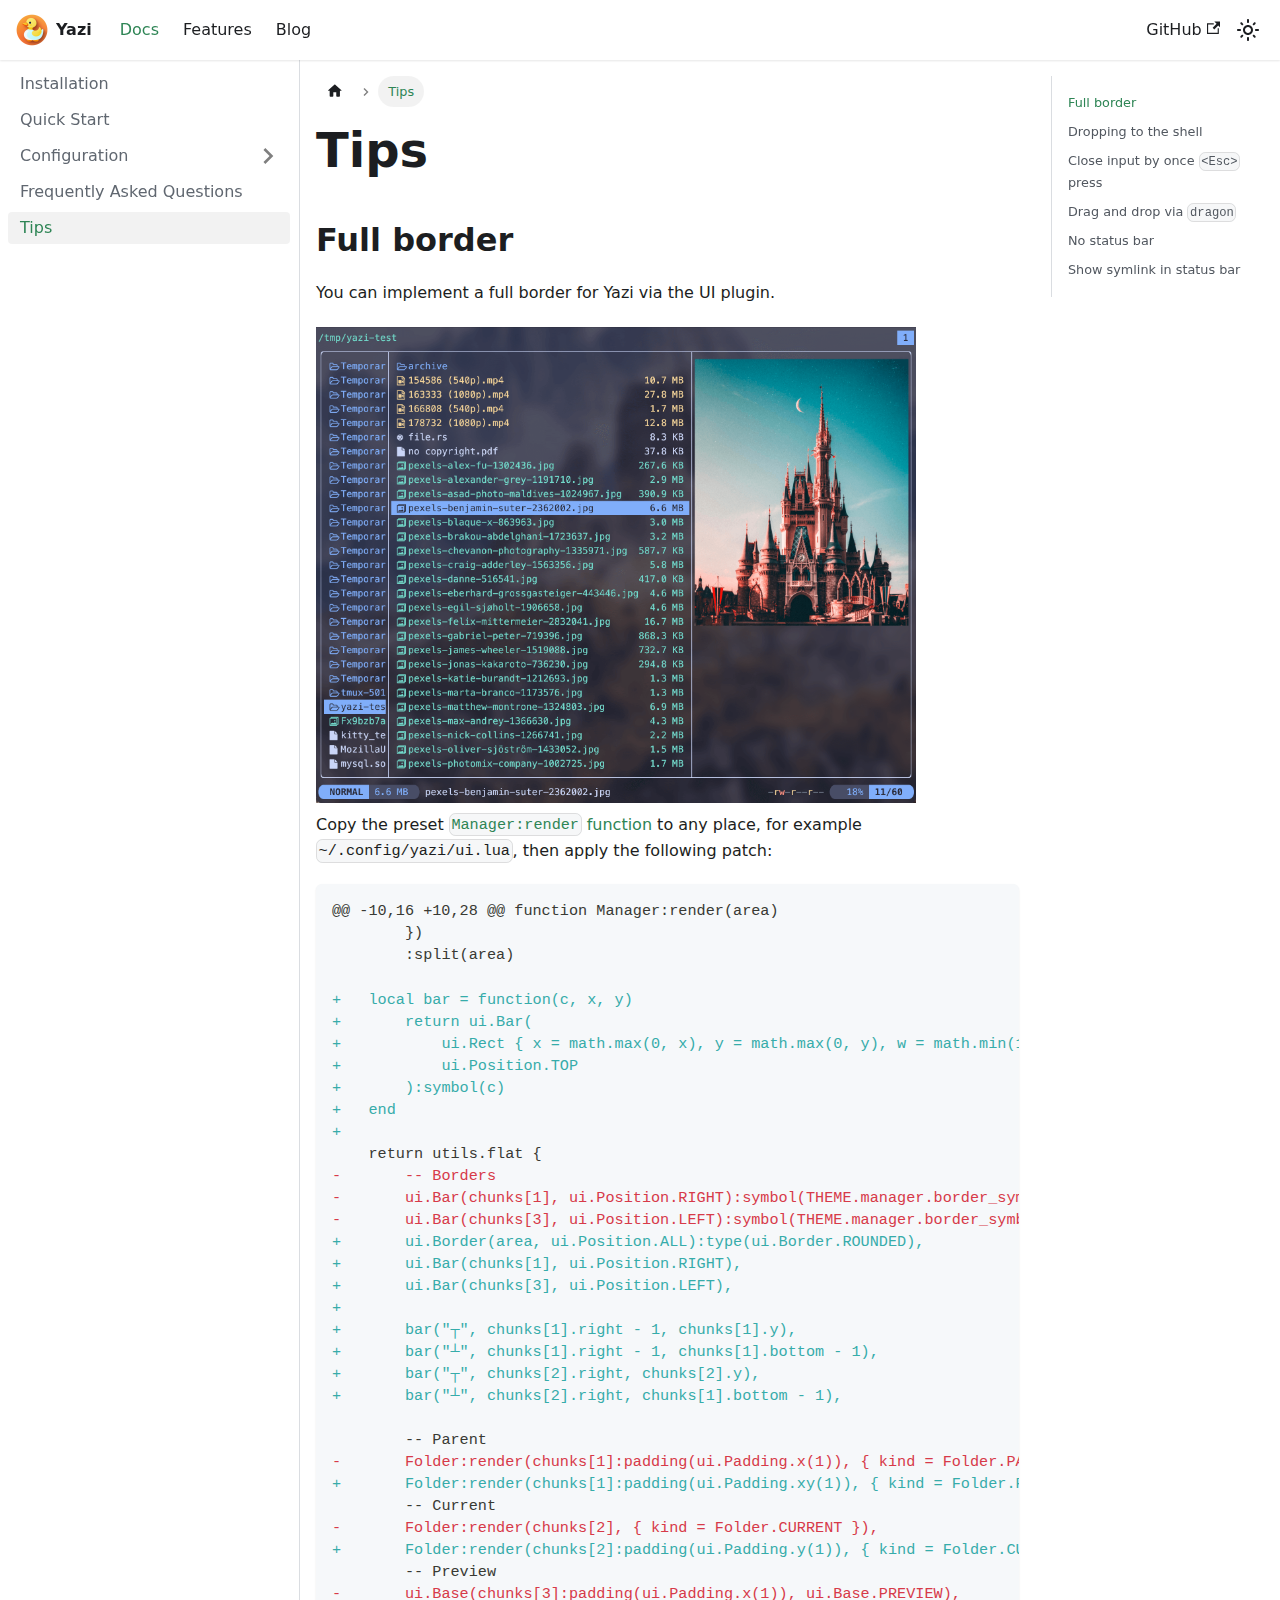
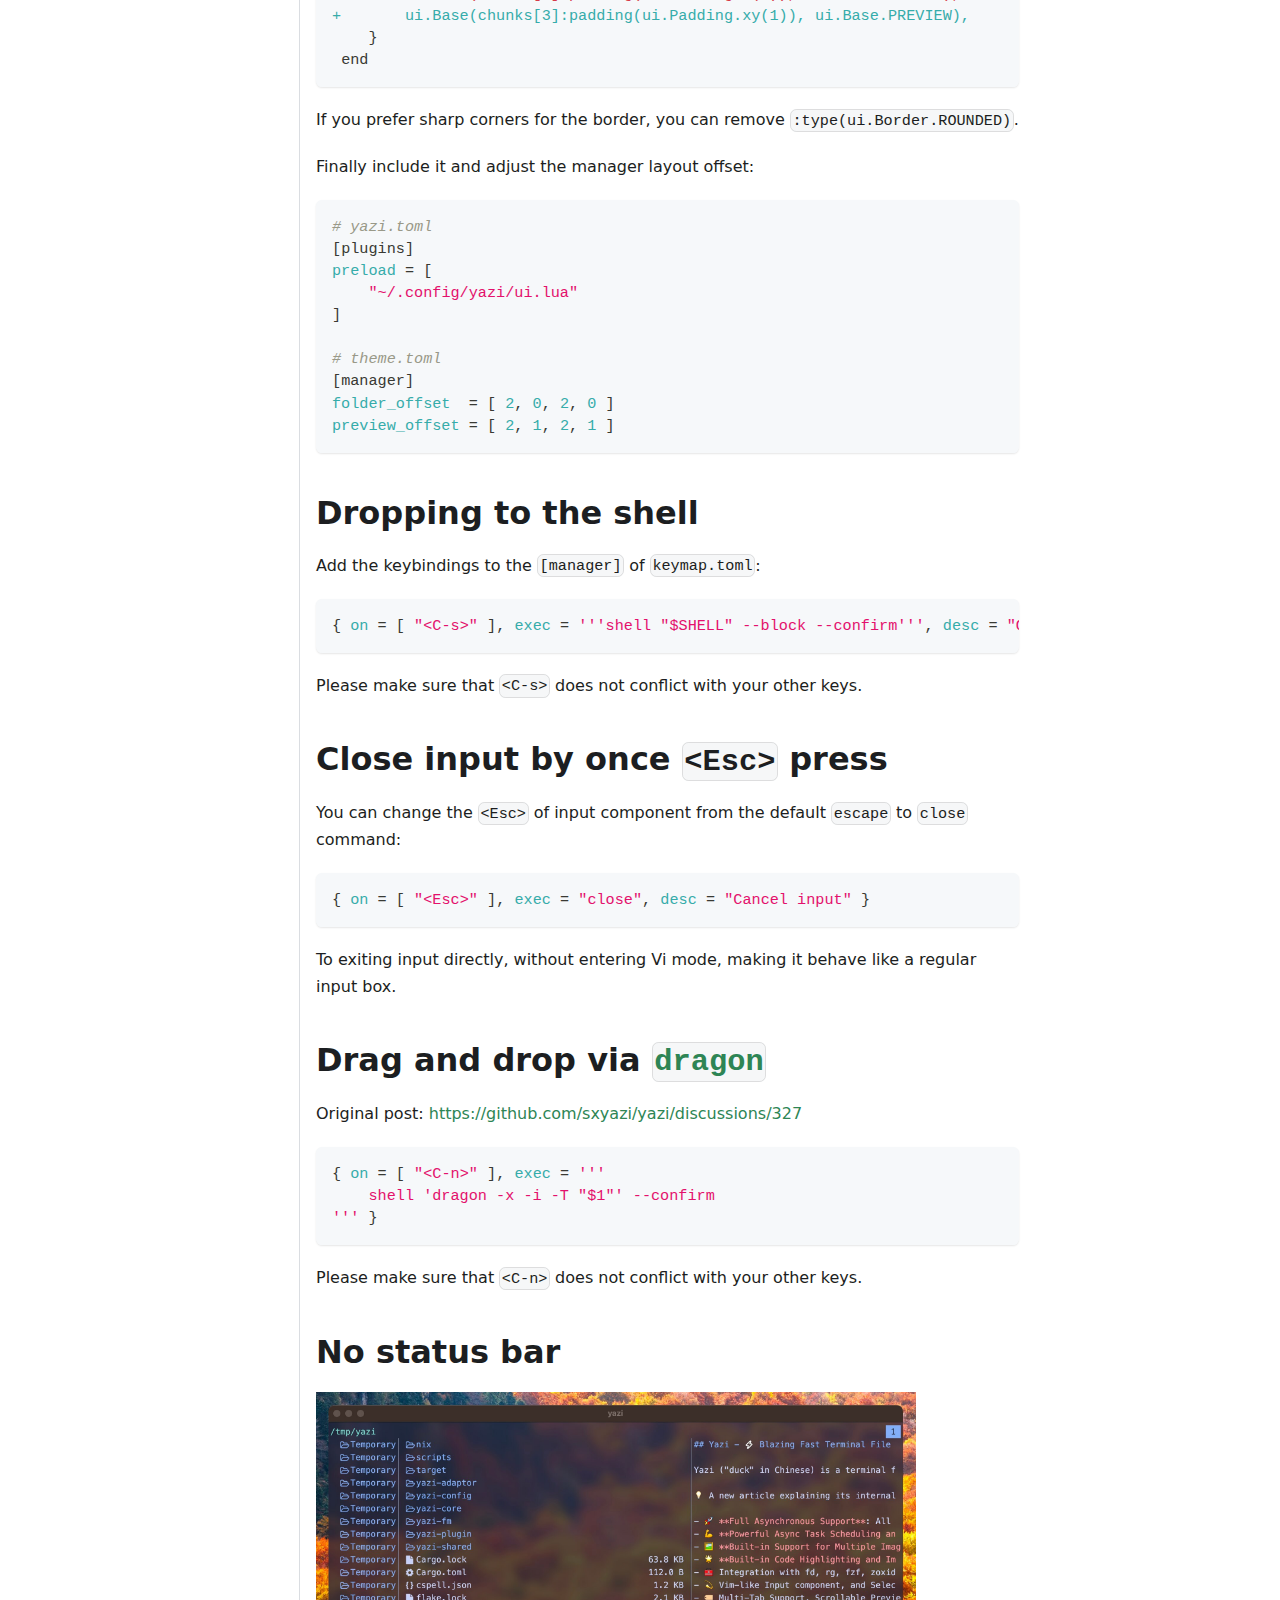
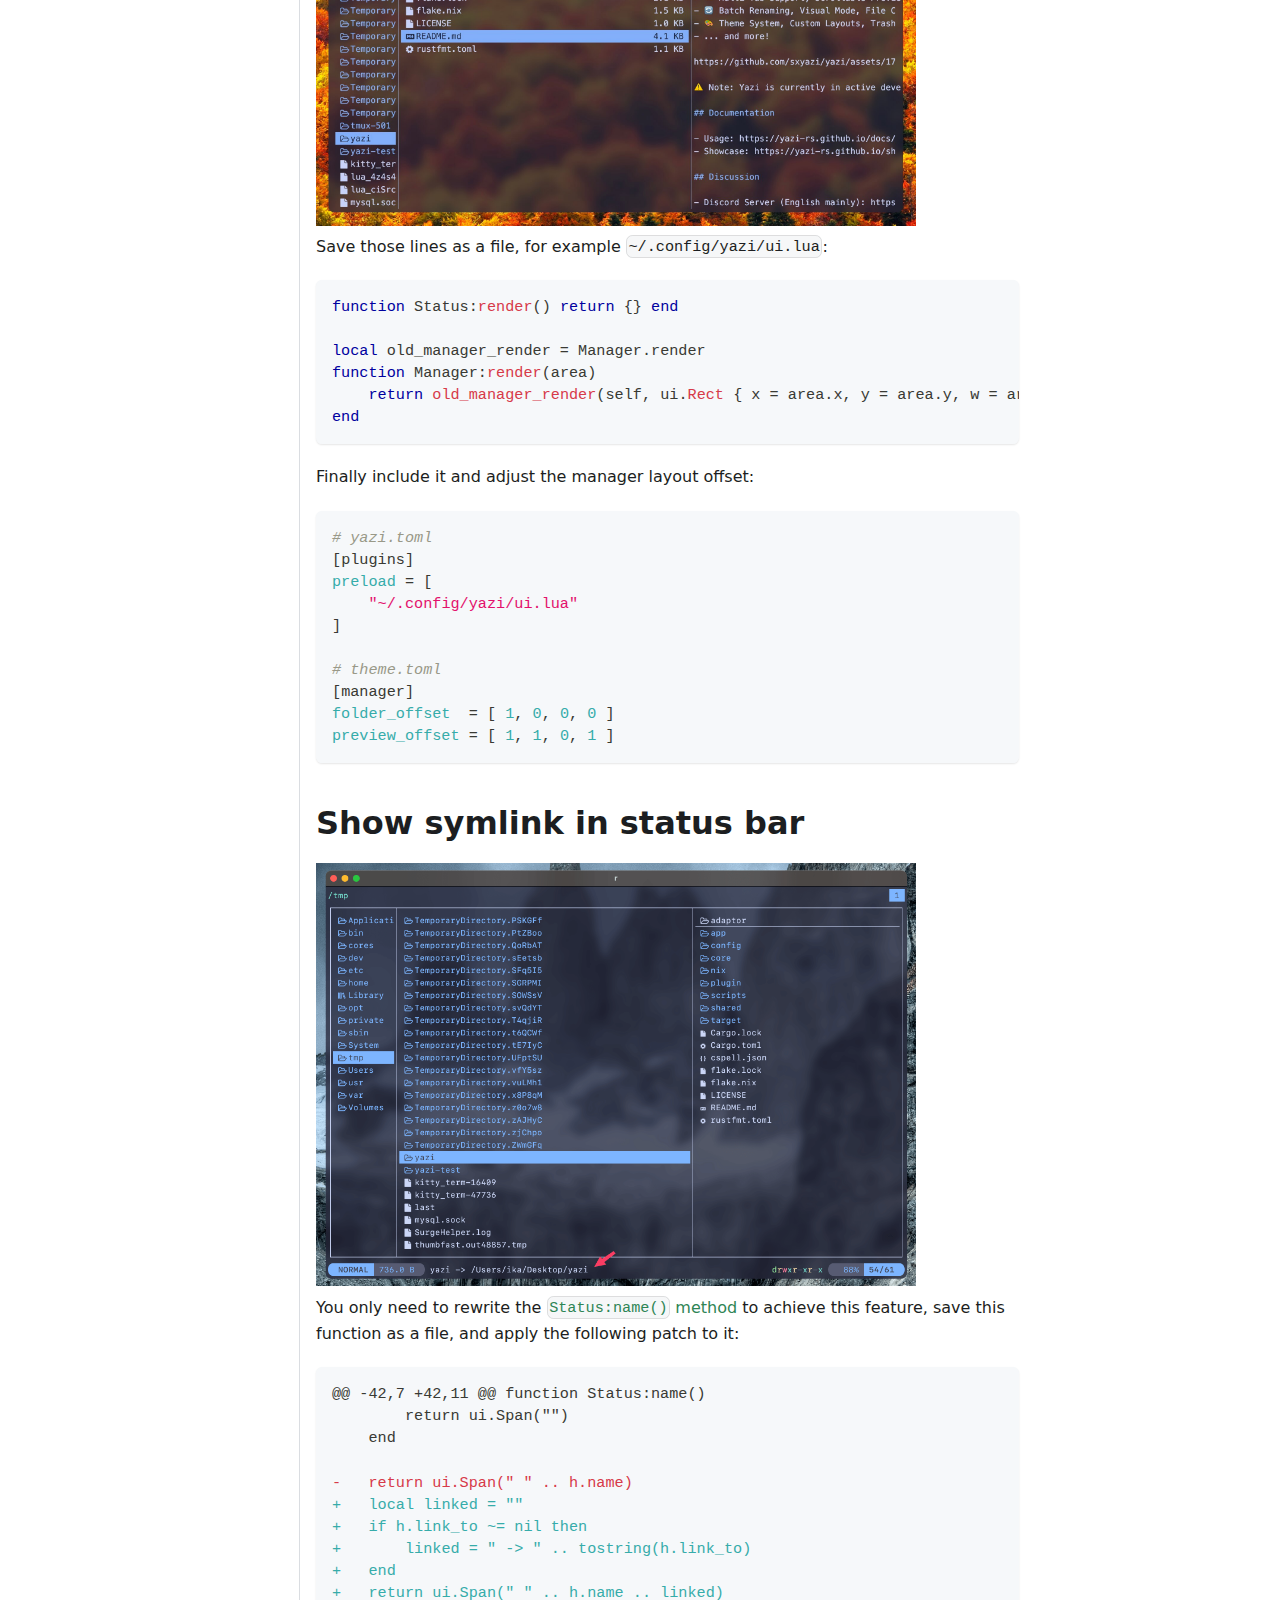
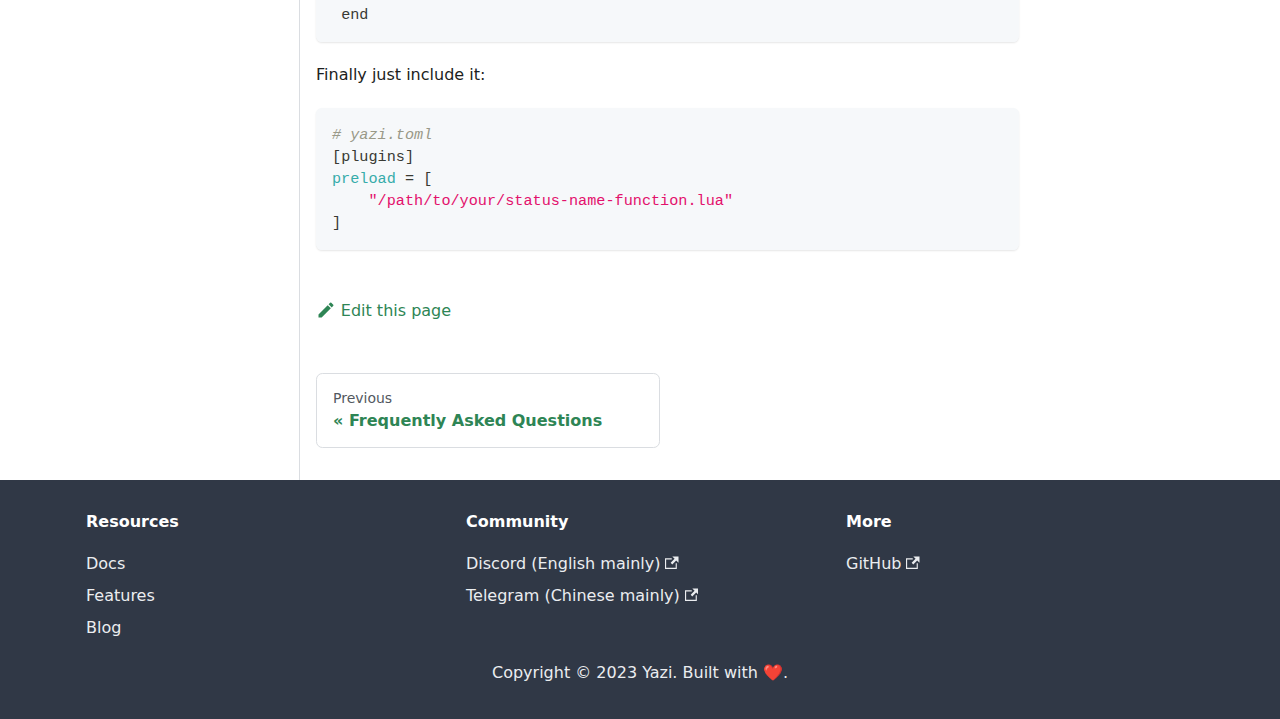
<file: docs/tips/index.html>
<!doctype html>
<html lang="en" dir="ltr" class="docs-wrapper plugin-docs plugin-id-default docs-version-current docs-doc-page docs-doc-id-tips" data-has-hydrated="false">
<head>
<meta charset="UTF-8">
<meta name="generator" content="Docusaurus v3.0.1">
<title data-rh="true">Tips | Yazi</title><meta data-rh="true" name="viewport" content="width=device-width,initial-scale=1"><meta data-rh="true" name="twitter:card" content="summary_large_image"><meta data-rh="true" property="og:image" content="https://yazi-rs.github.io/img/docusaurus-social-card.jpg"><meta data-rh="true" name="twitter:image" content="https://yazi-rs.github.io/img/docusaurus-social-card.jpg"><meta data-rh="true" property="og:url" content="https://yazi-rs.github.io/docs/tips"><meta data-rh="true" property="og:locale" content="en"><meta data-rh="true" name="docusaurus_locale" content="en"><meta data-rh="true" name="docsearch:language" content="en"><meta data-rh="true" name="docusaurus_version" content="current"><meta data-rh="true" name="docusaurus_tag" content="docs-default-current"><meta data-rh="true" name="docsearch:version" content="current"><meta data-rh="true" name="docsearch:docusaurus_tag" content="docs-default-current"><meta data-rh="true" property="og:title" content="Tips | Yazi"><meta data-rh="true" name="description" content="A few helpful tips for using Yazi."><meta data-rh="true" property="og:description" content="A few helpful tips for using Yazi."><link data-rh="true" rel="icon" href="/img/logo.png"><link data-rh="true" rel="canonical" href="https://yazi-rs.github.io/docs/tips"><link data-rh="true" rel="alternate" href="https://yazi-rs.github.io/docs/tips" hreflang="en"><link data-rh="true" rel="alternate" href="https://yazi-rs.github.io/docs/tips" hreflang="x-default"><link rel="alternate" type="application/rss+xml" href="/blog/rss.xml" title="Yazi RSS Feed">
<link rel="alternate" type="application/atom+xml" href="/blog/atom.xml" title="Yazi Atom Feed"><link rel="stylesheet" href="/assets/css/styles.201920e6.css">
<script src="/assets/js/runtime~main.6e2cd92a.js" defer="defer"></script>
<script src="/assets/js/main.94b11527.js" defer="defer"></script>
</head>
<body class="navigation-with-keyboard">
<script>!function(){function t(t){document.documentElement.setAttribute("data-theme",t)}var e=function(){try{return new URLSearchParams(window.location.search).get("docusaurus-theme")}catch(t){}}()||function(){try{return localStorage.getItem("theme")}catch(t){}}();t(null!==e?e:"light")}(),function(){try{const c=new URLSearchParams(window.location.search).entries();for(var[t,e]of c)if(t.startsWith("docusaurus-data-")){var a=t.replace("docusaurus-data-","data-");document.documentElement.setAttribute(a,e)}}catch(t){}}()</script><div id="__docusaurus"><div role="region" aria-label="Skip to main content"><a class="skipToContent_Y6sQ" href="#__docusaurus_skipToContent_fallback">Skip to main content</a></div><nav aria-label="Main" class="navbar navbar--fixed-top"><div class="navbar__inner"><div class="navbar__items"><button aria-label="Toggle navigation bar" aria-expanded="false" class="navbar__toggle clean-btn" type="button"><svg width="30" height="30" viewBox="0 0 30 30" aria-hidden="true"><path stroke="currentColor" stroke-linecap="round" stroke-miterlimit="10" stroke-width="2" d="M4 7h22M4 15h22M4 23h22"></path></svg></button><a class="navbar__brand" href="/"><div class="navbar__logo"><img src="/img/logo.png" alt="Yazi file manager" class="themedComponent_FXRw themedComponent--light_RIle"><img src="/img/logo.png" alt="Yazi file manager" class="themedComponent_FXRw themedComponent--dark_gZs3"></div><b class="navbar__title text--truncate">Yazi</b></a><a aria-current="page" class="navbar__item navbar__link navbar__link--active" href="/docs/installation">Docs</a><a class="navbar__item navbar__link" href="/features">Features</a><a class="navbar__item navbar__link" href="/blog">Blog</a></div><div class="navbar__items navbar__items--right"><a href="https://github.com/sxyazi/yazi" target="_blank" rel="noopener noreferrer" class="navbar__item navbar__link">GitHub<svg width="13.5" height="13.5" aria-hidden="true" viewBox="0 0 24 24" class="iconExternalLink_ykE4"><path fill="currentColor" d="M21 13v10h-21v-19h12v2h-10v15h17v-8h2zm3-12h-10.988l4.035 4-6.977 7.07 2.828 2.828 6.977-7.07 4.125 4.172v-11z"></path></svg></a><div class="toggle_XxLr colorModeToggle_cek2"><button class="clean-btn toggleButton_PFeB toggleButtonDisabled_AgSh" type="button" disabled="" title="Switch between dark and light mode (currently light mode)" aria-label="Switch between dark and light mode (currently light mode)" aria-live="polite"><svg viewBox="0 0 24 24" width="24" height="24" class="lightToggleIcon_mx8f"><path fill="currentColor" d="M12,9c1.65,0,3,1.35,3,3s-1.35,3-3,3s-3-1.35-3-3S10.35,9,12,9 M12,7c-2.76,0-5,2.24-5,5s2.24,5,5,5s5-2.24,5-5 S14.76,7,12,7L12,7z M2,13l2,0c0.55,0,1-0.45,1-1s-0.45-1-1-1l-2,0c-0.55,0-1,0.45-1,1S1.45,13,2,13z M20,13l2,0c0.55,0,1-0.45,1-1 s-0.45-1-1-1l-2,0c-0.55,0-1,0.45-1,1S19.45,13,20,13z M11,2v2c0,0.55,0.45,1,1,1s1-0.45,1-1V2c0-0.55-0.45-1-1-1S11,1.45,11,2z M11,20v2c0,0.55,0.45,1,1,1s1-0.45,1-1v-2c0-0.55-0.45-1-1-1C11.45,19,11,19.45,11,20z M5.99,4.58c-0.39-0.39-1.03-0.39-1.41,0 c-0.39,0.39-0.39,1.03,0,1.41l1.06,1.06c0.39,0.39,1.03,0.39,1.41,0s0.39-1.03,0-1.41L5.99,4.58z M18.36,16.95 c-0.39-0.39-1.03-0.39-1.41,0c-0.39,0.39-0.39,1.03,0,1.41l1.06,1.06c0.39,0.39,1.03,0.39,1.41,0c0.39-0.39,0.39-1.03,0-1.41 L18.36,16.95z M19.42,5.99c0.39-0.39,0.39-1.03,0-1.41c-0.39-0.39-1.03-0.39-1.41,0l-1.06,1.06c-0.39,0.39-0.39,1.03,0,1.41 s1.03,0.39,1.41,0L19.42,5.99z M7.05,18.36c0.39-0.39,0.39-1.03,0-1.41c-0.39-0.39-1.03-0.39-1.41,0l-1.06,1.06 c-0.39,0.39-0.39,1.03,0,1.41s1.03,0.39,1.41,0L7.05,18.36z"></path></svg><svg viewBox="0 0 24 24" width="24" height="24" class="darkToggleIcon_RRt4"><path fill="currentColor" d="M9.37,5.51C9.19,6.15,9.1,6.82,9.1,7.5c0,4.08,3.32,7.4,7.4,7.4c0.68,0,1.35-0.09,1.99-0.27C17.45,17.19,14.93,19,12,19 c-3.86,0-7-3.14-7-7C5,9.07,6.81,6.55,9.37,5.51z M12,3c-4.97,0-9,4.03-9,9s4.03,9,9,9s9-4.03,9-9c0-0.46-0.04-0.92-0.1-1.36 c-0.98,1.37-2.58,2.26-4.4,2.26c-2.98,0-5.4-2.42-5.4-5.4c0-1.81,0.89-3.42,2.26-4.4C12.92,3.04,12.46,3,12,3L12,3z"></path></svg></button></div><div class="navbarSearchContainer_ZmZO"></div></div></div><div role="presentation" class="navbar-sidebar__backdrop"></div></nav><div id="__docusaurus_skipToContent_fallback" class="main-wrapper mainWrapper__m9W"><div class="docsWrapper__2eN"><button aria-label="Scroll back to top" class="clean-btn theme-back-to-top-button backToTopButton_tPWV" type="button"></button><div class="docRoot_DpPj"><aside class="theme-doc-sidebar-container docSidebarContainer_OACY"><div class="sidebarViewport_DWLI"><div class="sidebar_TJxD"><nav aria-label="Docs sidebar" class="menu thin-scrollbar menu_fF3h"><ul class="theme-doc-sidebar-menu menu__list"><li class="theme-doc-sidebar-item-link theme-doc-sidebar-item-link-level-1 menu__list-item"><a class="menu__link" href="/docs/installation">Installation</a></li><li class="theme-doc-sidebar-item-link theme-doc-sidebar-item-link-level-1 menu__list-item"><a class="menu__link" href="/docs/quick-start">Quick Start</a></li><li class="theme-doc-sidebar-item-category theme-doc-sidebar-item-category-level-1 menu__list-item menu__list-item--collapsed"><div class="menu__list-item-collapsible"><a class="menu__link menu__link--sublist" aria-expanded="false" href="/docs/configuration/overview">Configuration</a><button aria-label="Expand sidebar category &#x27;Configuration&#x27;" type="button" class="clean-btn menu__caret"></button></div></li><li class="theme-doc-sidebar-item-link theme-doc-sidebar-item-link-level-1 menu__list-item"><a class="menu__link" href="/docs/faq">Frequently Asked Questions</a></li><li class="theme-doc-sidebar-item-link theme-doc-sidebar-item-link-level-1 menu__list-item"><a class="menu__link menu__link--active" aria-current="page" href="/docs/tips">Tips</a></li></ul></nav></div></div></aside><main class="docMainContainer_e0ii"><div class="container padding-top--md padding-bottom--lg"><div class="row"><div class="col docItemCol_JLQj"><div class="docItemContainer_Vsk0"><article><nav class="theme-doc-breadcrumbs breadcrumbsContainer_lLi4" aria-label="Breadcrumbs"><ul class="breadcrumbs" itemscope="" itemtype="https://schema.org/BreadcrumbList"><li class="breadcrumbs__item"><a aria-label="Home page" class="breadcrumbs__link" href="/"><svg viewBox="0 0 24 24" class="breadcrumbHomeIcon_zFVy"><path d="M10 19v-5h4v5c0 .55.45 1 1 1h3c.55 0 1-.45 1-1v-7h1.7c.46 0 .68-.57.33-.87L12.67 3.6c-.38-.34-.96-.34-1.34 0l-8.36 7.53c-.34.3-.13.87.33.87H5v7c0 .55.45 1 1 1h3c.55 0 1-.45 1-1z" fill="currentColor"></path></svg></a></li><li itemscope="" itemprop="itemListElement" itemtype="https://schema.org/ListItem" class="breadcrumbs__item breadcrumbs__item--active"><span class="breadcrumbs__link" itemprop="name">Tips</span><meta itemprop="position" content="1"></li></ul></nav><div class="tocCollapsible_IOs9 theme-doc-toc-mobile tocMobile_HguY"><button type="button" class="clean-btn tocCollapsibleButton_WcGQ">On this page</button></div><div class="theme-doc-markdown markdown"><h1>Tips</h1>
<h2 class="anchor anchorWithStickyNavbar_M3_O" id="full-border">Full border<a href="#full-border" class="hash-link" aria-label="Direct link to Full border" title="Direct link to Full border">​</a></h2>
<p>You can implement a full border for Yazi via the UI plugin.</p>
<img src="/img/full-border.png" width="600">
<p>Copy the preset <a href="https://github.com/sxyazi/yazi/blob/main/yazi-plugin/preset/components/manager.lua" target="_blank" rel="noopener noreferrer"><code>Manager:render</code> function</a> to any place, for example <code>~/.config/yazi/ui.lua</code>, then apply the following patch:</p>
<div class="language-diff codeBlockContainer_BshS theme-code-block" style="--prism-color:#393A34;--prism-background-color:#f6f8fa"><div class="codeBlockContent_Jl0L"><pre tabindex="0" class="prism-code language-diff codeBlock_g9It thin-scrollbar" style="color:#393A34;background-color:#f6f8fa"><code class="codeBlockLines_quA2"><span class="token-line" style="color:#393A34"><span class="token plain">@@ -10,16 +10,28 @@ function Manager:render(area)</span><br></span><span class="token-line" style="color:#393A34"><span class="token plain"></span><span class="token unchanged prefix unchanged"> </span><span class="token unchanged line">		})</span><br></span><span class="token-line" style="color:#393A34"><span class="token unchanged line"></span><span class="token unchanged prefix unchanged"> </span><span class="token unchanged line">		:split(area)</span><br></span><span class="token-line" style="color:#393A34"><span class="token unchanged line"></span><span class="token plain"></span><br></span><span class="token-line" style="color:#393A34"><span class="token plain"></span><span class="token inserted-sign inserted prefix inserted" style="color:#36acaa">+</span><span class="token inserted-sign inserted line" style="color:#36acaa">	local bar = function(c, x, y)</span><br></span><span class="token-line" style="color:#393A34"><span class="token inserted-sign inserted line" style="color:#36acaa"></span><span class="token inserted-sign inserted prefix inserted" style="color:#36acaa">+</span><span class="token inserted-sign inserted line" style="color:#36acaa">		return ui.Bar(</span><br></span><span class="token-line" style="color:#393A34"><span class="token inserted-sign inserted line" style="color:#36acaa"></span><span class="token inserted-sign inserted prefix inserted" style="color:#36acaa">+</span><span class="token inserted-sign inserted line" style="color:#36acaa">			ui.Rect { x = math.max(0, x), y = math.max(0, y), w = math.min(1, area.w), h = math.min(1, area.h) },</span><br></span><span class="token-line" style="color:#393A34"><span class="token inserted-sign inserted line" style="color:#36acaa"></span><span class="token inserted-sign inserted prefix inserted" style="color:#36acaa">+</span><span class="token inserted-sign inserted line" style="color:#36acaa">			ui.Position.TOP</span><br></span><span class="token-line" style="color:#393A34"><span class="token inserted-sign inserted line" style="color:#36acaa"></span><span class="token inserted-sign inserted prefix inserted" style="color:#36acaa">+</span><span class="token inserted-sign inserted line" style="color:#36acaa">		):symbol(c)</span><br></span><span class="token-line" style="color:#393A34"><span class="token inserted-sign inserted line" style="color:#36acaa"></span><span class="token inserted-sign inserted prefix inserted" style="color:#36acaa">+</span><span class="token inserted-sign inserted line" style="color:#36acaa">	end</span><br></span><span class="token-line" style="color:#393A34"><span class="token inserted-sign inserted line" style="color:#36acaa"></span><span class="token inserted-sign inserted prefix inserted" style="color:#36acaa">+</span><span class="token inserted-sign inserted line" style="color:#36acaa"></span><br></span><span class="token-line" style="color:#393A34"><span class="token inserted-sign inserted line" style="color:#36acaa"></span><span class="token unchanged prefix unchanged"> </span><span class="token unchanged line">	return utils.flat {</span><br></span><span class="token-line" style="color:#393A34"><span class="token unchanged line"></span><span class="token deleted-sign deleted prefix deleted" style="color:#d73a49">-</span><span class="token deleted-sign deleted line" style="color:#d73a49">		-- Borders</span><br></span><span class="token-line" style="color:#393A34"><span class="token deleted-sign deleted line" style="color:#d73a49"></span><span class="token deleted-sign deleted prefix deleted" style="color:#d73a49">-</span><span class="token deleted-sign deleted line" style="color:#d73a49">		ui.Bar(chunks[1], ui.Position.RIGHT):symbol(THEME.manager.border_symbol):style(THEME.manager.border_style),</span><br></span><span class="token-line" style="color:#393A34"><span class="token deleted-sign deleted line" style="color:#d73a49"></span><span class="token deleted-sign deleted prefix deleted" style="color:#d73a49">-</span><span class="token deleted-sign deleted line" style="color:#d73a49">		ui.Bar(chunks[3], ui.Position.LEFT):symbol(THEME.manager.border_symbol):style(THEME.manager.border_style),</span><br></span><span class="token-line" style="color:#393A34"><span class="token deleted-sign deleted line" style="color:#d73a49"></span><span class="token inserted-sign inserted prefix inserted" style="color:#36acaa">+</span><span class="token inserted-sign inserted line" style="color:#36acaa">		ui.Border(area, ui.Position.ALL):type(ui.Border.ROUNDED),</span><br></span><span class="token-line" style="color:#393A34"><span class="token inserted-sign inserted line" style="color:#36acaa"></span><span class="token inserted-sign inserted prefix inserted" style="color:#36acaa">+</span><span class="token inserted-sign inserted line" style="color:#36acaa">		ui.Bar(chunks[1], ui.Position.RIGHT),</span><br></span><span class="token-line" style="color:#393A34"><span class="token inserted-sign inserted line" style="color:#36acaa"></span><span class="token inserted-sign inserted prefix inserted" style="color:#36acaa">+</span><span class="token inserted-sign inserted line" style="color:#36acaa">		ui.Bar(chunks[3], ui.Position.LEFT),</span><br></span><span class="token-line" style="color:#393A34"><span class="token inserted-sign inserted line" style="color:#36acaa"></span><span class="token inserted-sign inserted prefix inserted" style="color:#36acaa">+</span><span class="token inserted-sign inserted line" style="color:#36acaa"></span><br></span><span class="token-line" style="color:#393A34"><span class="token inserted-sign inserted line" style="color:#36acaa"></span><span class="token inserted-sign inserted prefix inserted" style="color:#36acaa">+</span><span class="token inserted-sign inserted line" style="color:#36acaa">		bar(&quot;┬&quot;, chunks[1].right - 1, chunks[1].y),</span><br></span><span class="token-line" style="color:#393A34"><span class="token inserted-sign inserted line" style="color:#36acaa"></span><span class="token inserted-sign inserted prefix inserted" style="color:#36acaa">+</span><span class="token inserted-sign inserted line" style="color:#36acaa">		bar(&quot;┴&quot;, chunks[1].right - 1, chunks[1].bottom - 1),</span><br></span><span class="token-line" style="color:#393A34"><span class="token inserted-sign inserted line" style="color:#36acaa"></span><span class="token inserted-sign inserted prefix inserted" style="color:#36acaa">+</span><span class="token inserted-sign inserted line" style="color:#36acaa">		bar(&quot;┬&quot;, chunks[2].right, chunks[2].y),</span><br></span><span class="token-line" style="color:#393A34"><span class="token inserted-sign inserted line" style="color:#36acaa"></span><span class="token inserted-sign inserted prefix inserted" style="color:#36acaa">+</span><span class="token inserted-sign inserted line" style="color:#36acaa">		bar(&quot;┴&quot;, chunks[2].right, chunks[1].bottom - 1),</span><br></span><span class="token-line" style="color:#393A34"><span class="token inserted-sign inserted line" style="color:#36acaa"></span><span class="token plain"></span><br></span><span class="token-line" style="color:#393A34"><span class="token plain"></span><span class="token unchanged prefix unchanged"> </span><span class="token unchanged line">		-- Parent</span><br></span><span class="token-line" style="color:#393A34"><span class="token unchanged line"></span><span class="token deleted-sign deleted prefix deleted" style="color:#d73a49">-</span><span class="token deleted-sign deleted line" style="color:#d73a49">		Folder:render(chunks[1]:padding(ui.Padding.x(1)), { kind = Folder.PARENT }),</span><br></span><span class="token-line" style="color:#393A34"><span class="token deleted-sign deleted line" style="color:#d73a49"></span><span class="token inserted-sign inserted prefix inserted" style="color:#36acaa">+</span><span class="token inserted-sign inserted line" style="color:#36acaa">		Folder:render(chunks[1]:padding(ui.Padding.xy(1)), { kind = Folder.PARENT }),</span><br></span><span class="token-line" style="color:#393A34"><span class="token inserted-sign inserted line" style="color:#36acaa"></span><span class="token unchanged prefix unchanged"> </span><span class="token unchanged line">		-- Current</span><br></span><span class="token-line" style="color:#393A34"><span class="token unchanged line"></span><span class="token deleted-sign deleted prefix deleted" style="color:#d73a49">-</span><span class="token deleted-sign deleted line" style="color:#d73a49">		Folder:render(chunks[2], { kind = Folder.CURRENT }),</span><br></span><span class="token-line" style="color:#393A34"><span class="token deleted-sign deleted line" style="color:#d73a49"></span><span class="token inserted-sign inserted prefix inserted" style="color:#36acaa">+</span><span class="token inserted-sign inserted line" style="color:#36acaa">		Folder:render(chunks[2]:padding(ui.Padding.y(1)), { kind = Folder.CURRENT }),</span><br></span><span class="token-line" style="color:#393A34"><span class="token inserted-sign inserted line" style="color:#36acaa"></span><span class="token unchanged prefix unchanged"> </span><span class="token unchanged line">		-- Preview</span><br></span><span class="token-line" style="color:#393A34"><span class="token unchanged line"></span><span class="token deleted-sign deleted prefix deleted" style="color:#d73a49">-</span><span class="token deleted-sign deleted line" style="color:#d73a49">		ui.Base(chunks[3]:padding(ui.Padding.x(1)), ui.Base.PREVIEW),</span><br></span><span class="token-line" style="color:#393A34"><span class="token deleted-sign deleted line" style="color:#d73a49"></span><span class="token inserted-sign inserted prefix inserted" style="color:#36acaa">+</span><span class="token inserted-sign inserted line" style="color:#36acaa">		ui.Base(chunks[3]:padding(ui.Padding.xy(1)), ui.Base.PREVIEW),</span><br></span><span class="token-line" style="color:#393A34"><span class="token inserted-sign inserted line" style="color:#36acaa"></span><span class="token unchanged prefix unchanged"> </span><span class="token unchanged line">	}</span><br></span><span class="token-line" style="color:#393A34"><span class="token unchanged line"></span><span class="token unchanged prefix unchanged"> </span><span class="token unchanged line">end</span><br></span></code></pre><div class="buttonGroup_DZoE"><button type="button" aria-label="Copy code to clipboard" title="Copy" class="clean-btn"><span class="copyButtonIcons_sO2o" aria-hidden="true"><svg viewBox="0 0 24 24" class="copyButtonIcon_wTda"><path fill="currentColor" d="M19,21H8V7H19M19,5H8A2,2 0 0,0 6,7V21A2,2 0 0,0 8,23H19A2,2 0 0,0 21,21V7A2,2 0 0,0 19,5M16,1H4A2,2 0 0,0 2,3V17H4V3H16V1Z"></path></svg><svg viewBox="0 0 24 24" class="copyButtonSuccessIcon_n_e4"><path fill="currentColor" d="M21,7L9,19L3.5,13.5L4.91,12.09L9,16.17L19.59,5.59L21,7Z"></path></svg></span></button></div></div></div>
<p>If you prefer sharp corners for the border, you can remove <code>:type(ui.Border.ROUNDED)</code>.</p>
<p>Finally include it and adjust the manager layout offset:</p>
<div class="language-toml codeBlockContainer_BshS theme-code-block" style="--prism-color:#393A34;--prism-background-color:#f6f8fa"><div class="codeBlockContent_Jl0L"><pre tabindex="0" class="prism-code language-toml codeBlock_g9It thin-scrollbar" style="color:#393A34;background-color:#f6f8fa"><code class="codeBlockLines_quA2"><span class="token-line" style="color:#393A34"><span class="token comment" style="color:#999988;font-style:italic"># yazi.toml</span><span class="token plain"></span><br></span><span class="token-line" style="color:#393A34"><span class="token plain"></span><span class="token punctuation" style="color:#393A34">[</span><span class="token table class-name">plugins</span><span class="token punctuation" style="color:#393A34">]</span><span class="token plain"></span><br></span><span class="token-line" style="color:#393A34"><span class="token plain"></span><span class="token key property" style="color:#36acaa">preload</span><span class="token plain"> </span><span class="token punctuation" style="color:#393A34">=</span><span class="token plain"> </span><span class="token punctuation" style="color:#393A34">[</span><span class="token plain"></span><br></span><span class="token-line" style="color:#393A34"><span class="token plain">	</span><span class="token string" style="color:#e3116c">&quot;~/.config/yazi/ui.lua&quot;</span><span class="token plain"></span><br></span><span class="token-line" style="color:#393A34"><span class="token plain"></span><span class="token punctuation" style="color:#393A34">]</span><span class="token plain"></span><br></span><span class="token-line" style="color:#393A34"><span class="token plain" style="display:inline-block"></span><br></span><span class="token-line" style="color:#393A34"><span class="token plain"></span><span class="token comment" style="color:#999988;font-style:italic"># theme.toml</span><span class="token plain"></span><br></span><span class="token-line" style="color:#393A34"><span class="token plain"></span><span class="token punctuation" style="color:#393A34">[</span><span class="token table class-name">manager</span><span class="token punctuation" style="color:#393A34">]</span><span class="token plain"></span><br></span><span class="token-line" style="color:#393A34"><span class="token plain"></span><span class="token key property" style="color:#36acaa">folder_offset</span><span class="token plain">  </span><span class="token punctuation" style="color:#393A34">=</span><span class="token plain"> </span><span class="token punctuation" style="color:#393A34">[</span><span class="token plain"> </span><span class="token number" style="color:#36acaa">2</span><span class="token punctuation" style="color:#393A34">,</span><span class="token plain"> </span><span class="token number" style="color:#36acaa">0</span><span class="token punctuation" style="color:#393A34">,</span><span class="token plain"> </span><span class="token number" style="color:#36acaa">2</span><span class="token punctuation" style="color:#393A34">,</span><span class="token plain"> </span><span class="token number" style="color:#36acaa">0</span><span class="token plain"> </span><span class="token punctuation" style="color:#393A34">]</span><span class="token plain"></span><br></span><span class="token-line" style="color:#393A34"><span class="token plain"></span><span class="token key property" style="color:#36acaa">preview_offset</span><span class="token plain"> </span><span class="token punctuation" style="color:#393A34">=</span><span class="token plain"> </span><span class="token punctuation" style="color:#393A34">[</span><span class="token plain"> </span><span class="token number" style="color:#36acaa">2</span><span class="token punctuation" style="color:#393A34">,</span><span class="token plain"> </span><span class="token number" style="color:#36acaa">1</span><span class="token punctuation" style="color:#393A34">,</span><span class="token plain"> </span><span class="token number" style="color:#36acaa">2</span><span class="token punctuation" style="color:#393A34">,</span><span class="token plain"> </span><span class="token number" style="color:#36acaa">1</span><span class="token plain"> </span><span class="token punctuation" style="color:#393A34">]</span><br></span></code></pre><div class="buttonGroup_DZoE"><button type="button" aria-label="Copy code to clipboard" title="Copy" class="clean-btn"><span class="copyButtonIcons_sO2o" aria-hidden="true"><svg viewBox="0 0 24 24" class="copyButtonIcon_wTda"><path fill="currentColor" d="M19,21H8V7H19M19,5H8A2,2 0 0,0 6,7V21A2,2 0 0,0 8,23H19A2,2 0 0,0 21,21V7A2,2 0 0,0 19,5M16,1H4A2,2 0 0,0 2,3V17H4V3H16V1Z"></path></svg><svg viewBox="0 0 24 24" class="copyButtonSuccessIcon_n_e4"><path fill="currentColor" d="M21,7L9,19L3.5,13.5L4.91,12.09L9,16.17L19.59,5.59L21,7Z"></path></svg></span></button></div></div></div>
<h2 class="anchor anchorWithStickyNavbar_M3_O" id="dropping-to-the-shell">Dropping to the shell<a href="#dropping-to-the-shell" class="hash-link" aria-label="Direct link to Dropping to the shell" title="Direct link to Dropping to the shell">​</a></h2>
<p>Add the keybindings to the <code>[manager]</code> of <code>keymap.toml</code>:</p>
<div class="language-toml codeBlockContainer_BshS theme-code-block" style="--prism-color:#393A34;--prism-background-color:#f6f8fa"><div class="codeBlockContent_Jl0L"><pre tabindex="0" class="prism-code language-toml codeBlock_g9It thin-scrollbar" style="color:#393A34;background-color:#f6f8fa"><code class="codeBlockLines_quA2"><span class="token-line" style="color:#393A34"><span class="token punctuation" style="color:#393A34">{</span><span class="token plain"> </span><span class="token key property" style="color:#36acaa">on</span><span class="token plain"> </span><span class="token punctuation" style="color:#393A34">=</span><span class="token plain"> </span><span class="token punctuation" style="color:#393A34">[</span><span class="token plain"> </span><span class="token string" style="color:#e3116c">&quot;&lt;C-s&gt;&quot;</span><span class="token plain"> </span><span class="token punctuation" style="color:#393A34">]</span><span class="token punctuation" style="color:#393A34">,</span><span class="token plain"> </span><span class="token key property" style="color:#36acaa">exec</span><span class="token plain"> </span><span class="token punctuation" style="color:#393A34">=</span><span class="token plain"> </span><span class="token string" style="color:#e3116c">&#x27;&#x27;&#x27;shell &quot;$SHELL&quot; --block --confirm&#x27;&#x27;&#x27;</span><span class="token punctuation" style="color:#393A34">,</span><span class="token plain"> </span><span class="token key property" style="color:#36acaa">desc</span><span class="token plain"> </span><span class="token punctuation" style="color:#393A34">=</span><span class="token plain"> </span><span class="token string" style="color:#e3116c">&quot;Open shell here&quot;</span><span class="token plain"> </span><span class="token punctuation" style="color:#393A34">}</span><br></span></code></pre><div class="buttonGroup_DZoE"><button type="button" aria-label="Copy code to clipboard" title="Copy" class="clean-btn"><span class="copyButtonIcons_sO2o" aria-hidden="true"><svg viewBox="0 0 24 24" class="copyButtonIcon_wTda"><path fill="currentColor" d="M19,21H8V7H19M19,5H8A2,2 0 0,0 6,7V21A2,2 0 0,0 8,23H19A2,2 0 0,0 21,21V7A2,2 0 0,0 19,5M16,1H4A2,2 0 0,0 2,3V17H4V3H16V1Z"></path></svg><svg viewBox="0 0 24 24" class="copyButtonSuccessIcon_n_e4"><path fill="currentColor" d="M21,7L9,19L3.5,13.5L4.91,12.09L9,16.17L19.59,5.59L21,7Z"></path></svg></span></button></div></div></div>
<p>Please make sure that <code>&lt;C-s&gt;</code> does not conflict with your other keys.</p>
<h2 class="anchor anchorWithStickyNavbar_M3_O" id="close-input-by-once-esc-press">Close input by once <code>&lt;Esc&gt;</code> press<a href="#close-input-by-once-esc-press" class="hash-link" aria-label="Direct link to close-input-by-once-esc-press" title="Direct link to close-input-by-once-esc-press">​</a></h2>
<p>You can change the <code>&lt;Esc&gt;</code> of input component from the default <code>escape</code> to <code>close</code> command:</p>
<div class="language-toml codeBlockContainer_BshS theme-code-block" style="--prism-color:#393A34;--prism-background-color:#f6f8fa"><div class="codeBlockContent_Jl0L"><pre tabindex="0" class="prism-code language-toml codeBlock_g9It thin-scrollbar" style="color:#393A34;background-color:#f6f8fa"><code class="codeBlockLines_quA2"><span class="token-line" style="color:#393A34"><span class="token punctuation" style="color:#393A34">{</span><span class="token plain"> </span><span class="token key property" style="color:#36acaa">on</span><span class="token plain"> </span><span class="token punctuation" style="color:#393A34">=</span><span class="token plain"> </span><span class="token punctuation" style="color:#393A34">[</span><span class="token plain"> </span><span class="token string" style="color:#e3116c">&quot;&lt;Esc&gt;&quot;</span><span class="token plain"> </span><span class="token punctuation" style="color:#393A34">]</span><span class="token punctuation" style="color:#393A34">,</span><span class="token plain"> </span><span class="token key property" style="color:#36acaa">exec</span><span class="token plain"> </span><span class="token punctuation" style="color:#393A34">=</span><span class="token plain"> </span><span class="token string" style="color:#e3116c">&quot;close&quot;</span><span class="token punctuation" style="color:#393A34">,</span><span class="token plain"> </span><span class="token key property" style="color:#36acaa">desc</span><span class="token plain"> </span><span class="token punctuation" style="color:#393A34">=</span><span class="token plain"> </span><span class="token string" style="color:#e3116c">&quot;Cancel input&quot;</span><span class="token plain"> </span><span class="token punctuation" style="color:#393A34">}</span><br></span></code></pre><div class="buttonGroup_DZoE"><button type="button" aria-label="Copy code to clipboard" title="Copy" class="clean-btn"><span class="copyButtonIcons_sO2o" aria-hidden="true"><svg viewBox="0 0 24 24" class="copyButtonIcon_wTda"><path fill="currentColor" d="M19,21H8V7H19M19,5H8A2,2 0 0,0 6,7V21A2,2 0 0,0 8,23H19A2,2 0 0,0 21,21V7A2,2 0 0,0 19,5M16,1H4A2,2 0 0,0 2,3V17H4V3H16V1Z"></path></svg><svg viewBox="0 0 24 24" class="copyButtonSuccessIcon_n_e4"><path fill="currentColor" d="M21,7L9,19L3.5,13.5L4.91,12.09L9,16.17L19.59,5.59L21,7Z"></path></svg></span></button></div></div></div>
<p>To exiting input directly, without entering Vi mode, making it behave like a regular input box.</p>
<h2 class="anchor anchorWithStickyNavbar_M3_O" id="drag-and-drop-via-dragon">Drag and drop via <a href="https://github.com/mwh/dragon" target="_blank" rel="noopener noreferrer"><code>dragon</code></a><a href="#drag-and-drop-via-dragon" class="hash-link" aria-label="Direct link to drag-and-drop-via-dragon" title="Direct link to drag-and-drop-via-dragon">​</a></h2>
<p>Original post: <a href="https://github.com/sxyazi/yazi/discussions/327" target="_blank" rel="noopener noreferrer">https://github.com/sxyazi/yazi/discussions/327</a></p>
<div class="language-toml codeBlockContainer_BshS theme-code-block" style="--prism-color:#393A34;--prism-background-color:#f6f8fa"><div class="codeBlockContent_Jl0L"><pre tabindex="0" class="prism-code language-toml codeBlock_g9It thin-scrollbar" style="color:#393A34;background-color:#f6f8fa"><code class="codeBlockLines_quA2"><span class="token-line" style="color:#393A34"><span class="token punctuation" style="color:#393A34">{</span><span class="token plain"> </span><span class="token key property" style="color:#36acaa">on</span><span class="token plain"> </span><span class="token punctuation" style="color:#393A34">=</span><span class="token plain"> </span><span class="token punctuation" style="color:#393A34">[</span><span class="token plain"> </span><span class="token string" style="color:#e3116c">&quot;&lt;C-n&gt;&quot;</span><span class="token plain"> </span><span class="token punctuation" style="color:#393A34">]</span><span class="token punctuation" style="color:#393A34">,</span><span class="token plain"> </span><span class="token key property" style="color:#36acaa">exec</span><span class="token plain"> </span><span class="token punctuation" style="color:#393A34">=</span><span class="token plain"> </span><span class="token string" style="color:#e3116c">&#x27;&#x27;&#x27;</span><br></span><span class="token-line" style="color:#393A34"><span class="token string" style="color:#e3116c">    shell &#x27;dragon -x -i -T &quot;$1&quot;&#x27; --confirm</span><br></span><span class="token-line" style="color:#393A34"><span class="token string" style="color:#e3116c">&#x27;&#x27;&#x27;</span><span class="token plain"> </span><span class="token punctuation" style="color:#393A34">}</span><br></span></code></pre><div class="buttonGroup_DZoE"><button type="button" aria-label="Copy code to clipboard" title="Copy" class="clean-btn"><span class="copyButtonIcons_sO2o" aria-hidden="true"><svg viewBox="0 0 24 24" class="copyButtonIcon_wTda"><path fill="currentColor" d="M19,21H8V7H19M19,5H8A2,2 0 0,0 6,7V21A2,2 0 0,0 8,23H19A2,2 0 0,0 21,21V7A2,2 0 0,0 19,5M16,1H4A2,2 0 0,0 2,3V17H4V3H16V1Z"></path></svg><svg viewBox="0 0 24 24" class="copyButtonSuccessIcon_n_e4"><path fill="currentColor" d="M21,7L9,19L3.5,13.5L4.91,12.09L9,16.17L19.59,5.59L21,7Z"></path></svg></span></button></div></div></div>
<p>Please make sure that <code>&lt;C-n&gt;</code> does not conflict with your other keys.</p>
<h2 class="anchor anchorWithStickyNavbar_M3_O" id="no-status-bar">No status bar<a href="#no-status-bar" class="hash-link" aria-label="Direct link to No status bar" title="Direct link to No status bar">​</a></h2>
<img src="/img/no-status-bar.jpg" width="600">
<p>Save those lines as a file, for example <code>~/.config/yazi/ui.lua</code>:</p>
<div class="language-lua codeBlockContainer_BshS theme-code-block" style="--prism-color:#393A34;--prism-background-color:#f6f8fa"><div class="codeBlockContent_Jl0L"><pre tabindex="0" class="prism-code language-lua codeBlock_g9It thin-scrollbar" style="color:#393A34;background-color:#f6f8fa"><code class="codeBlockLines_quA2"><span class="token-line" style="color:#393A34"><span class="token keyword" style="color:#00009f">function</span><span class="token plain"> Status</span><span class="token punctuation" style="color:#393A34">:</span><span class="token function" style="color:#d73a49">render</span><span class="token punctuation" style="color:#393A34">(</span><span class="token punctuation" style="color:#393A34">)</span><span class="token plain"> </span><span class="token keyword" style="color:#00009f">return</span><span class="token plain"> </span><span class="token punctuation" style="color:#393A34">{</span><span class="token punctuation" style="color:#393A34">}</span><span class="token plain"> </span><span class="token keyword" style="color:#00009f">end</span><span class="token plain"></span><br></span><span class="token-line" style="color:#393A34"><span class="token plain" style="display:inline-block"></span><br></span><span class="token-line" style="color:#393A34"><span class="token plain"></span><span class="token keyword" style="color:#00009f">local</span><span class="token plain"> old_manager_render </span><span class="token operator" style="color:#393A34">=</span><span class="token plain"> Manager</span><span class="token punctuation" style="color:#393A34">.</span><span class="token plain">render</span><br></span><span class="token-line" style="color:#393A34"><span class="token plain"></span><span class="token keyword" style="color:#00009f">function</span><span class="token plain"> Manager</span><span class="token punctuation" style="color:#393A34">:</span><span class="token function" style="color:#d73a49">render</span><span class="token punctuation" style="color:#393A34">(</span><span class="token plain">area</span><span class="token punctuation" style="color:#393A34">)</span><span class="token plain"></span><br></span><span class="token-line" style="color:#393A34"><span class="token plain">	</span><span class="token keyword" style="color:#00009f">return</span><span class="token plain"> </span><span class="token function" style="color:#d73a49">old_manager_render</span><span class="token punctuation" style="color:#393A34">(</span><span class="token plain">self</span><span class="token punctuation" style="color:#393A34">,</span><span class="token plain"> ui</span><span class="token punctuation" style="color:#393A34">.</span><span class="token function" style="color:#d73a49">Rect</span><span class="token plain"> </span><span class="token punctuation" style="color:#393A34">{</span><span class="token plain"> x </span><span class="token operator" style="color:#393A34">=</span><span class="token plain"> area</span><span class="token punctuation" style="color:#393A34">.</span><span class="token plain">x</span><span class="token punctuation" style="color:#393A34">,</span><span class="token plain"> y </span><span class="token operator" style="color:#393A34">=</span><span class="token plain"> area</span><span class="token punctuation" style="color:#393A34">.</span><span class="token plain">y</span><span class="token punctuation" style="color:#393A34">,</span><span class="token plain"> w </span><span class="token operator" style="color:#393A34">=</span><span class="token plain"> area</span><span class="token punctuation" style="color:#393A34">.</span><span class="token plain">w</span><span class="token punctuation" style="color:#393A34">,</span><span class="token plain"> h </span><span class="token operator" style="color:#393A34">=</span><span class="token plain"> area</span><span class="token punctuation" style="color:#393A34">.</span><span class="token plain">h </span><span class="token operator" style="color:#393A34">+</span><span class="token plain"> </span><span class="token number" style="color:#36acaa">1</span><span class="token plain"> </span><span class="token punctuation" style="color:#393A34">}</span><span class="token punctuation" style="color:#393A34">)</span><span class="token plain"></span><br></span><span class="token-line" style="color:#393A34"><span class="token plain"></span><span class="token keyword" style="color:#00009f">end</span><br></span></code></pre><div class="buttonGroup_DZoE"><button type="button" aria-label="Copy code to clipboard" title="Copy" class="clean-btn"><span class="copyButtonIcons_sO2o" aria-hidden="true"><svg viewBox="0 0 24 24" class="copyButtonIcon_wTda"><path fill="currentColor" d="M19,21H8V7H19M19,5H8A2,2 0 0,0 6,7V21A2,2 0 0,0 8,23H19A2,2 0 0,0 21,21V7A2,2 0 0,0 19,5M16,1H4A2,2 0 0,0 2,3V17H4V3H16V1Z"></path></svg><svg viewBox="0 0 24 24" class="copyButtonSuccessIcon_n_e4"><path fill="currentColor" d="M21,7L9,19L3.5,13.5L4.91,12.09L9,16.17L19.59,5.59L21,7Z"></path></svg></span></button></div></div></div>
<p>Finally include it and adjust the manager layout offset:</p>
<div class="language-toml codeBlockContainer_BshS theme-code-block" style="--prism-color:#393A34;--prism-background-color:#f6f8fa"><div class="codeBlockContent_Jl0L"><pre tabindex="0" class="prism-code language-toml codeBlock_g9It thin-scrollbar" style="color:#393A34;background-color:#f6f8fa"><code class="codeBlockLines_quA2"><span class="token-line" style="color:#393A34"><span class="token comment" style="color:#999988;font-style:italic"># yazi.toml</span><span class="token plain"></span><br></span><span class="token-line" style="color:#393A34"><span class="token plain"></span><span class="token punctuation" style="color:#393A34">[</span><span class="token table class-name">plugins</span><span class="token punctuation" style="color:#393A34">]</span><span class="token plain"></span><br></span><span class="token-line" style="color:#393A34"><span class="token plain"></span><span class="token key property" style="color:#36acaa">preload</span><span class="token plain"> </span><span class="token punctuation" style="color:#393A34">=</span><span class="token plain"> </span><span class="token punctuation" style="color:#393A34">[</span><span class="token plain"></span><br></span><span class="token-line" style="color:#393A34"><span class="token plain">	</span><span class="token string" style="color:#e3116c">&quot;~/.config/yazi/ui.lua&quot;</span><span class="token plain"></span><br></span><span class="token-line" style="color:#393A34"><span class="token plain"></span><span class="token punctuation" style="color:#393A34">]</span><span class="token plain"></span><br></span><span class="token-line" style="color:#393A34"><span class="token plain" style="display:inline-block"></span><br></span><span class="token-line" style="color:#393A34"><span class="token plain"></span><span class="token comment" style="color:#999988;font-style:italic"># theme.toml</span><span class="token plain"></span><br></span><span class="token-line" style="color:#393A34"><span class="token plain"></span><span class="token punctuation" style="color:#393A34">[</span><span class="token table class-name">manager</span><span class="token punctuation" style="color:#393A34">]</span><span class="token plain"></span><br></span><span class="token-line" style="color:#393A34"><span class="token plain"></span><span class="token key property" style="color:#36acaa">folder_offset</span><span class="token plain">  </span><span class="token punctuation" style="color:#393A34">=</span><span class="token plain"> </span><span class="token punctuation" style="color:#393A34">[</span><span class="token plain"> </span><span class="token number" style="color:#36acaa">1</span><span class="token punctuation" style="color:#393A34">,</span><span class="token plain"> </span><span class="token number" style="color:#36acaa">0</span><span class="token punctuation" style="color:#393A34">,</span><span class="token plain"> </span><span class="token number" style="color:#36acaa">0</span><span class="token punctuation" style="color:#393A34">,</span><span class="token plain"> </span><span class="token number" style="color:#36acaa">0</span><span class="token plain"> </span><span class="token punctuation" style="color:#393A34">]</span><span class="token plain"></span><br></span><span class="token-line" style="color:#393A34"><span class="token plain"></span><span class="token key property" style="color:#36acaa">preview_offset</span><span class="token plain"> </span><span class="token punctuation" style="color:#393A34">=</span><span class="token plain"> </span><span class="token punctuation" style="color:#393A34">[</span><span class="token plain"> </span><span class="token number" style="color:#36acaa">1</span><span class="token punctuation" style="color:#393A34">,</span><span class="token plain"> </span><span class="token number" style="color:#36acaa">1</span><span class="token punctuation" style="color:#393A34">,</span><span class="token plain"> </span><span class="token number" style="color:#36acaa">0</span><span class="token punctuation" style="color:#393A34">,</span><span class="token plain"> </span><span class="token number" style="color:#36acaa">1</span><span class="token plain"> </span><span class="token punctuation" style="color:#393A34">]</span><br></span></code></pre><div class="buttonGroup_DZoE"><button type="button" aria-label="Copy code to clipboard" title="Copy" class="clean-btn"><span class="copyButtonIcons_sO2o" aria-hidden="true"><svg viewBox="0 0 24 24" class="copyButtonIcon_wTda"><path fill="currentColor" d="M19,21H8V7H19M19,5H8A2,2 0 0,0 6,7V21A2,2 0 0,0 8,23H19A2,2 0 0,0 21,21V7A2,2 0 0,0 19,5M16,1H4A2,2 0 0,0 2,3V17H4V3H16V1Z"></path></svg><svg viewBox="0 0 24 24" class="copyButtonSuccessIcon_n_e4"><path fill="currentColor" d="M21,7L9,19L3.5,13.5L4.91,12.09L9,16.17L19.59,5.59L21,7Z"></path></svg></span></button></div></div></div>
<h2 class="anchor anchorWithStickyNavbar_M3_O" id="show-symlink-in-status-bar">Show symlink in status bar<a href="#show-symlink-in-status-bar" class="hash-link" aria-label="Direct link to Show symlink in status bar" title="Direct link to Show symlink in status bar">​</a></h2>
<img src="/img/symlink-in-status.png" width="600">
<p>You only need to rewrite the <a href="https://github.com/sxyazi/yazi/blob/main/yazi-plugin/preset/components/status.lua#L39-L46" target="_blank" rel="noopener noreferrer"><code>Status:name()</code> method</a> to achieve this feature, save this function as a file, and apply the following patch to it:</p>
<div class="language-diff codeBlockContainer_BshS theme-code-block" style="--prism-color:#393A34;--prism-background-color:#f6f8fa"><div class="codeBlockContent_Jl0L"><pre tabindex="0" class="prism-code language-diff codeBlock_g9It thin-scrollbar" style="color:#393A34;background-color:#f6f8fa"><code class="codeBlockLines_quA2"><span class="token-line" style="color:#393A34"><span class="token plain">@@ -42,7 +42,11 @@ function Status:name()</span><br></span><span class="token-line" style="color:#393A34"><span class="token plain"></span><span class="token unchanged prefix unchanged"> </span><span class="token unchanged line">		return ui.Span(&quot;&quot;)</span><br></span><span class="token-line" style="color:#393A34"><span class="token unchanged line"></span><span class="token unchanged prefix unchanged"> </span><span class="token unchanged line">	end</span><br></span><span class="token-line" style="color:#393A34"><span class="token unchanged line"></span><span class="token plain"></span><br></span><span class="token-line" style="color:#393A34"><span class="token plain"></span><span class="token deleted-sign deleted prefix deleted" style="color:#d73a49">-</span><span class="token deleted-sign deleted line" style="color:#d73a49">	return ui.Span(&quot; &quot; .. h.name)</span><br></span><span class="token-line" style="color:#393A34"><span class="token deleted-sign deleted line" style="color:#d73a49"></span><span class="token inserted-sign inserted prefix inserted" style="color:#36acaa">+</span><span class="token inserted-sign inserted line" style="color:#36acaa">	local linked = &quot;&quot;</span><br></span><span class="token-line" style="color:#393A34"><span class="token inserted-sign inserted line" style="color:#36acaa"></span><span class="token inserted-sign inserted prefix inserted" style="color:#36acaa">+</span><span class="token inserted-sign inserted line" style="color:#36acaa">	if h.link_to ~= nil then</span><br></span><span class="token-line" style="color:#393A34"><span class="token inserted-sign inserted line" style="color:#36acaa"></span><span class="token inserted-sign inserted prefix inserted" style="color:#36acaa">+</span><span class="token inserted-sign inserted line" style="color:#36acaa">		linked = &quot; -&gt; &quot; .. tostring(h.link_to)</span><br></span><span class="token-line" style="color:#393A34"><span class="token inserted-sign inserted line" style="color:#36acaa"></span><span class="token inserted-sign inserted prefix inserted" style="color:#36acaa">+</span><span class="token inserted-sign inserted line" style="color:#36acaa">	end</span><br></span><span class="token-line" style="color:#393A34"><span class="token inserted-sign inserted line" style="color:#36acaa"></span><span class="token inserted-sign inserted prefix inserted" style="color:#36acaa">+</span><span class="token inserted-sign inserted line" style="color:#36acaa">	return ui.Span(&quot; &quot; .. h.name .. linked)</span><br></span><span class="token-line" style="color:#393A34"><span class="token inserted-sign inserted line" style="color:#36acaa"></span><span class="token unchanged prefix unchanged"> </span><span class="token unchanged line">end</span><br></span></code></pre><div class="buttonGroup_DZoE"><button type="button" aria-label="Copy code to clipboard" title="Copy" class="clean-btn"><span class="copyButtonIcons_sO2o" aria-hidden="true"><svg viewBox="0 0 24 24" class="copyButtonIcon_wTda"><path fill="currentColor" d="M19,21H8V7H19M19,5H8A2,2 0 0,0 6,7V21A2,2 0 0,0 8,23H19A2,2 0 0,0 21,21V7A2,2 0 0,0 19,5M16,1H4A2,2 0 0,0 2,3V17H4V3H16V1Z"></path></svg><svg viewBox="0 0 24 24" class="copyButtonSuccessIcon_n_e4"><path fill="currentColor" d="M21,7L9,19L3.5,13.5L4.91,12.09L9,16.17L19.59,5.59L21,7Z"></path></svg></span></button></div></div></div>
<p>Finally just include it:</p>
<div class="language-toml codeBlockContainer_BshS theme-code-block" style="--prism-color:#393A34;--prism-background-color:#f6f8fa"><div class="codeBlockContent_Jl0L"><pre tabindex="0" class="prism-code language-toml codeBlock_g9It thin-scrollbar" style="color:#393A34;background-color:#f6f8fa"><code class="codeBlockLines_quA2"><span class="token-line" style="color:#393A34"><span class="token comment" style="color:#999988;font-style:italic"># yazi.toml</span><span class="token plain"></span><br></span><span class="token-line" style="color:#393A34"><span class="token plain"></span><span class="token punctuation" style="color:#393A34">[</span><span class="token table class-name">plugins</span><span class="token punctuation" style="color:#393A34">]</span><span class="token plain"></span><br></span><span class="token-line" style="color:#393A34"><span class="token plain"></span><span class="token key property" style="color:#36acaa">preload</span><span class="token plain"> </span><span class="token punctuation" style="color:#393A34">=</span><span class="token plain"> </span><span class="token punctuation" style="color:#393A34">[</span><span class="token plain"></span><br></span><span class="token-line" style="color:#393A34"><span class="token plain">	</span><span class="token string" style="color:#e3116c">&quot;/path/to/your/status-name-function.lua&quot;</span><span class="token plain"></span><br></span><span class="token-line" style="color:#393A34"><span class="token plain"></span><span class="token punctuation" style="color:#393A34">]</span><br></span></code></pre><div class="buttonGroup_DZoE"><button type="button" aria-label="Copy code to clipboard" title="Copy" class="clean-btn"><span class="copyButtonIcons_sO2o" aria-hidden="true"><svg viewBox="0 0 24 24" class="copyButtonIcon_wTda"><path fill="currentColor" d="M19,21H8V7H19M19,5H8A2,2 0 0,0 6,7V21A2,2 0 0,0 8,23H19A2,2 0 0,0 21,21V7A2,2 0 0,0 19,5M16,1H4A2,2 0 0,0 2,3V17H4V3H16V1Z"></path></svg><svg viewBox="0 0 24 24" class="copyButtonSuccessIcon_n_e4"><path fill="currentColor" d="M21,7L9,19L3.5,13.5L4.91,12.09L9,16.17L19.59,5.59L21,7Z"></path></svg></span></button></div></div></div></div><footer class="theme-doc-footer docusaurus-mt-lg"><div class="theme-doc-footer-edit-meta-row row"><div class="col"><a href="https://github.com/yazi-rs/yazi-rs.github.io/edit/main/docs/tips.md" target="_blank" rel="noopener noreferrer" class="theme-edit-this-page"><svg fill="currentColor" height="20" width="20" viewBox="0 0 40 40" class="iconEdit_m9O4" aria-hidden="true"><g><path d="m34.5 11.7l-3 3.1-6.3-6.3 3.1-3q0.5-0.5 1.2-0.5t1.1 0.5l3.9 3.9q0.5 0.4 0.5 1.1t-0.5 1.2z m-29.5 17.1l18.4-18.5 6.3 6.3-18.4 18.4h-6.3v-6.2z"></path></g></svg>Edit this page</a></div><div class="col lastUpdated_Mfvd"></div></div></footer></article><nav class="pagination-nav docusaurus-mt-lg" aria-label="Docs pages"><a class="pagination-nav__link pagination-nav__link--prev" href="/docs/faq"><div class="pagination-nav__sublabel">Previous</div><div class="pagination-nav__label">Frequently Asked Questions</div></a></nav></div></div><div class="col col--3"><div class="tableOfContents__Z5R thin-scrollbar theme-doc-toc-desktop"><ul class="table-of-contents table-of-contents__left-border"><li><a href="#full-border" class="table-of-contents__link toc-highlight">Full border</a></li><li><a href="#dropping-to-the-shell" class="table-of-contents__link toc-highlight">Dropping to the shell</a></li><li><a href="#close-input-by-once-esc-press" class="table-of-contents__link toc-highlight">Close input by once <code>&lt;Esc&gt;</code> press</a></li><li><a href="#drag-and-drop-via-dragon" class="table-of-contents__link toc-highlight">Drag and drop via <code>dragon</code></a></li><li><a href="#no-status-bar" class="table-of-contents__link toc-highlight">No status bar</a></li><li><a href="#show-symlink-in-status-bar" class="table-of-contents__link toc-highlight">Show symlink in status bar</a></li></ul></div></div></div></div></main></div></div></div><footer class="footer footer--dark"><div class="container container-fluid"><div class="row footer__links"><div class="col footer__col"><div class="footer__title">Resources</div><ul class="footer__items clean-list"><li class="footer__item"><a class="footer__link-item" href="/docs/installation">Docs</a></li><li class="footer__item"><a class="footer__link-item" href="/features">Features</a></li><li class="footer__item"><a class="footer__link-item" href="/blog">Blog</a></li></ul></div><div class="col footer__col"><div class="footer__title">Community</div><ul class="footer__items clean-list"><li class="footer__item"><a href="https://discord.gg/qfADduSdJu" target="_blank" rel="noopener noreferrer" class="footer__link-item">Discord (English mainly)<svg width="13.5" height="13.5" aria-hidden="true" viewBox="0 0 24 24" class="iconExternalLink_ykE4"><path fill="currentColor" d="M21 13v10h-21v-19h12v2h-10v15h17v-8h2zm3-12h-10.988l4.035 4-6.977 7.07 2.828 2.828 6.977-7.07 4.125 4.172v-11z"></path></svg></a></li><li class="footer__item"><a href="https://t.me/yazi_rs" target="_blank" rel="noopener noreferrer" class="footer__link-item">Telegram (Chinese mainly)<svg width="13.5" height="13.5" aria-hidden="true" viewBox="0 0 24 24" class="iconExternalLink_ykE4"><path fill="currentColor" d="M21 13v10h-21v-19h12v2h-10v15h17v-8h2zm3-12h-10.988l4.035 4-6.977 7.07 2.828 2.828 6.977-7.07 4.125 4.172v-11z"></path></svg></a></li></ul></div><div class="col footer__col"><div class="footer__title">More</div><ul class="footer__items clean-list"><li class="footer__item"><a href="https://github.com/sxyazi/yazi" target="_blank" rel="noopener noreferrer" class="footer__link-item">GitHub<svg width="13.5" height="13.5" aria-hidden="true" viewBox="0 0 24 24" class="iconExternalLink_ykE4"><path fill="currentColor" d="M21 13v10h-21v-19h12v2h-10v15h17v-8h2zm3-12h-10.988l4.035 4-6.977 7.07 2.828 2.828 6.977-7.07 4.125 4.172v-11z"></path></svg></a></li></ul></div></div><div class="footer__bottom text--center"><div class="footer__copyright">Copyright © 2023 Yazi. Built with ❤️️.</div></div></div></footer></div>
</body>
</html>
</file>
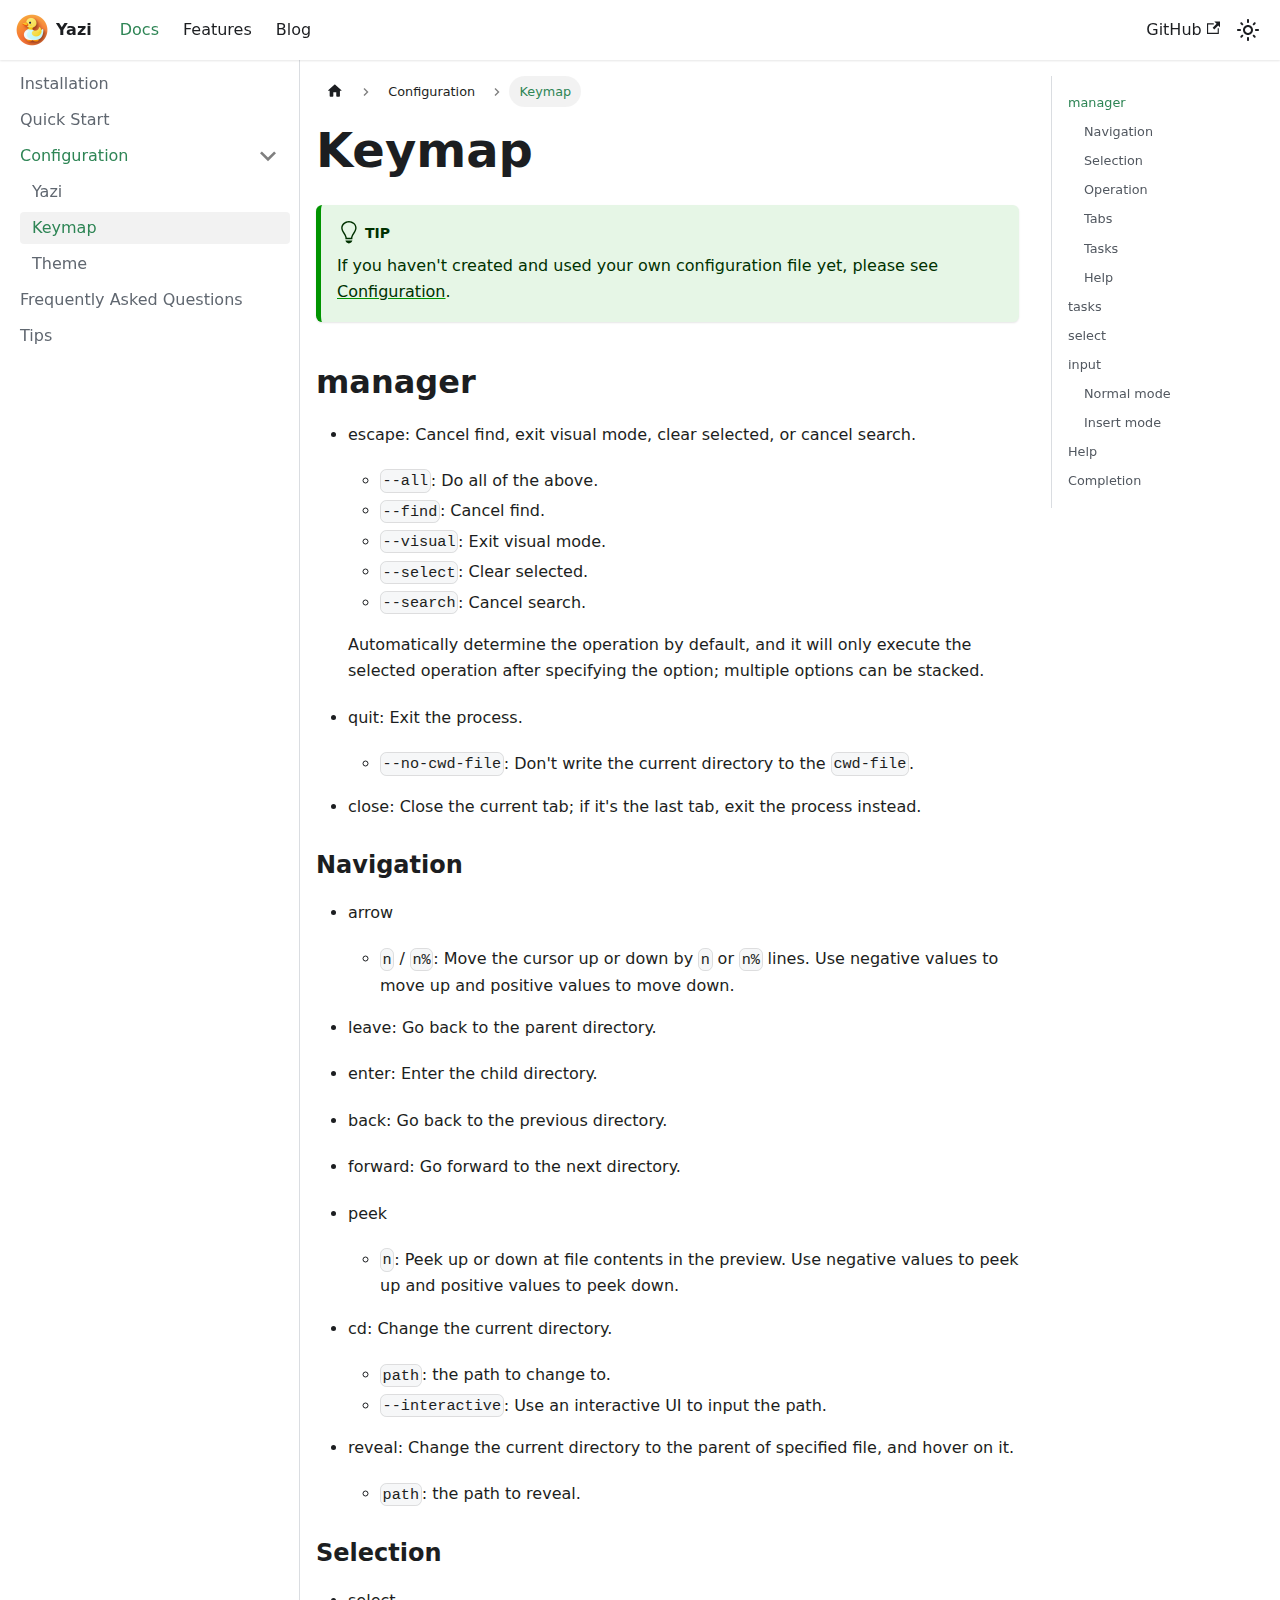
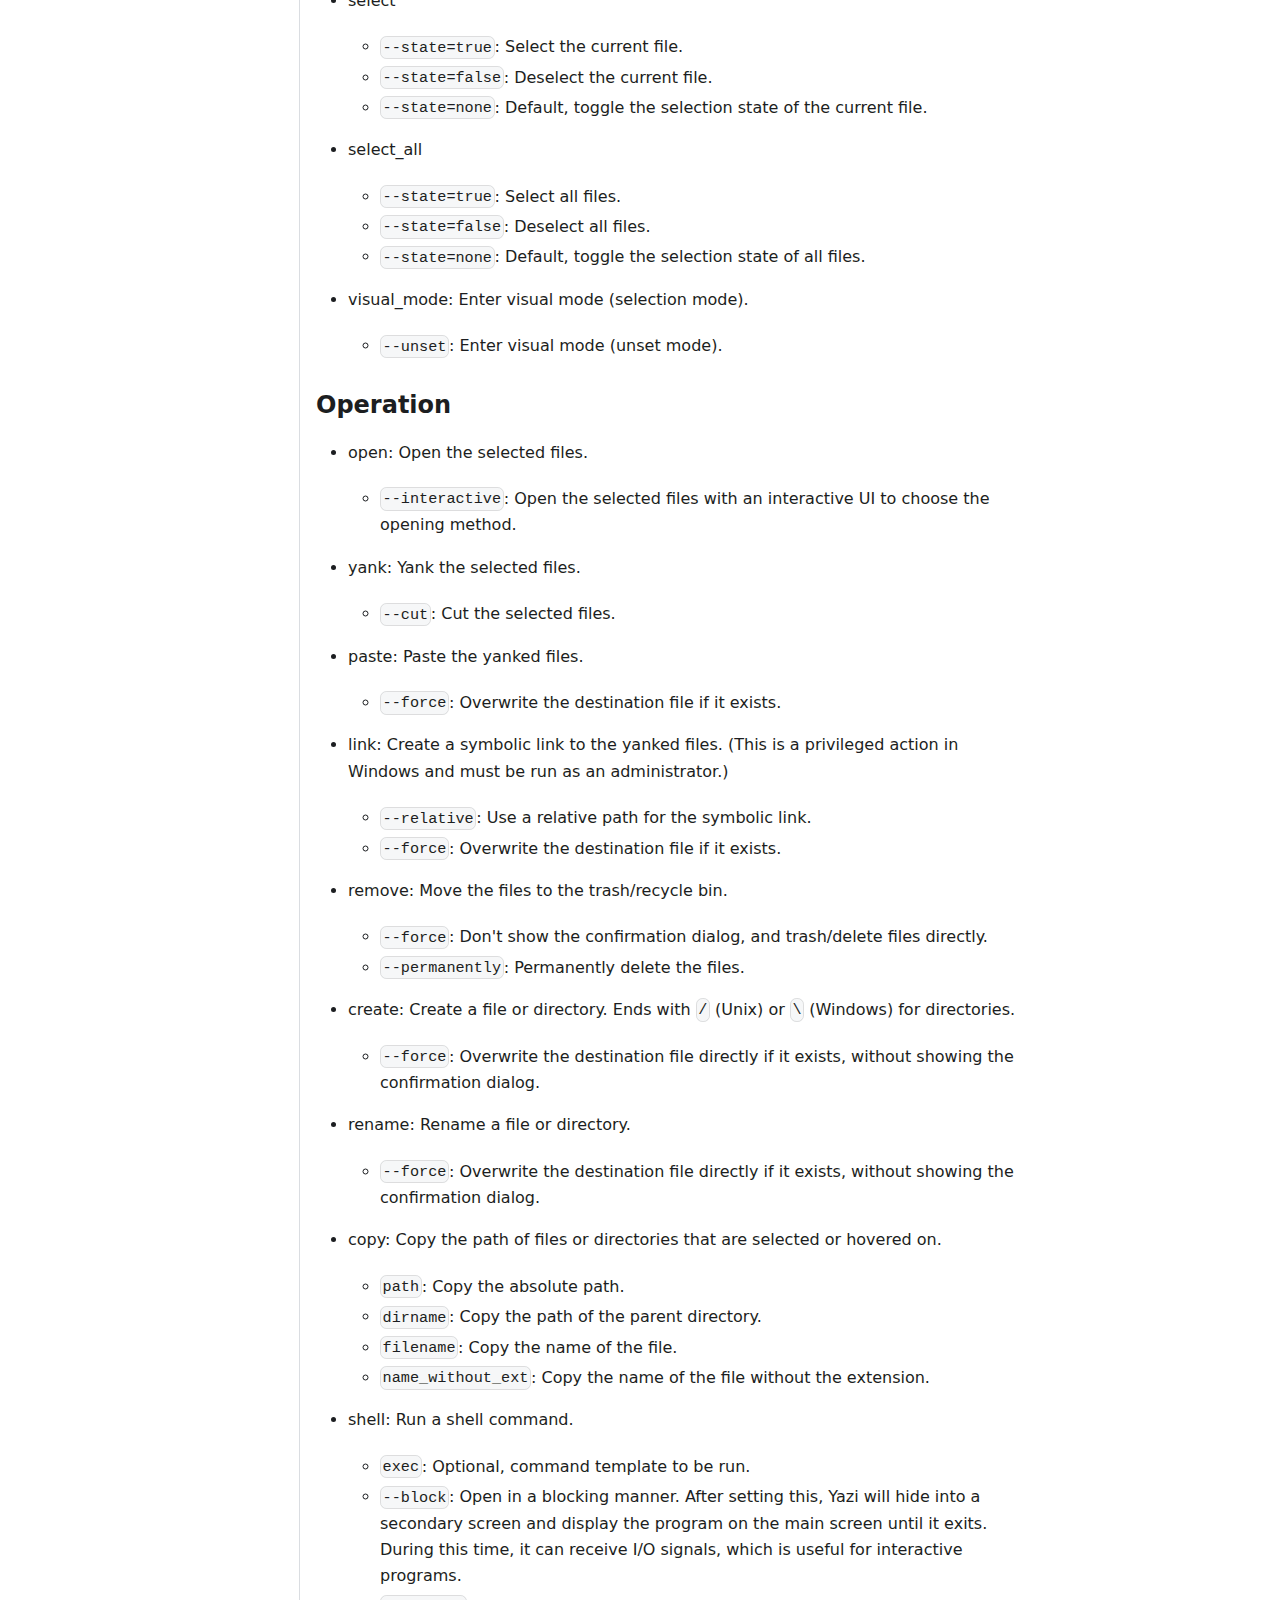
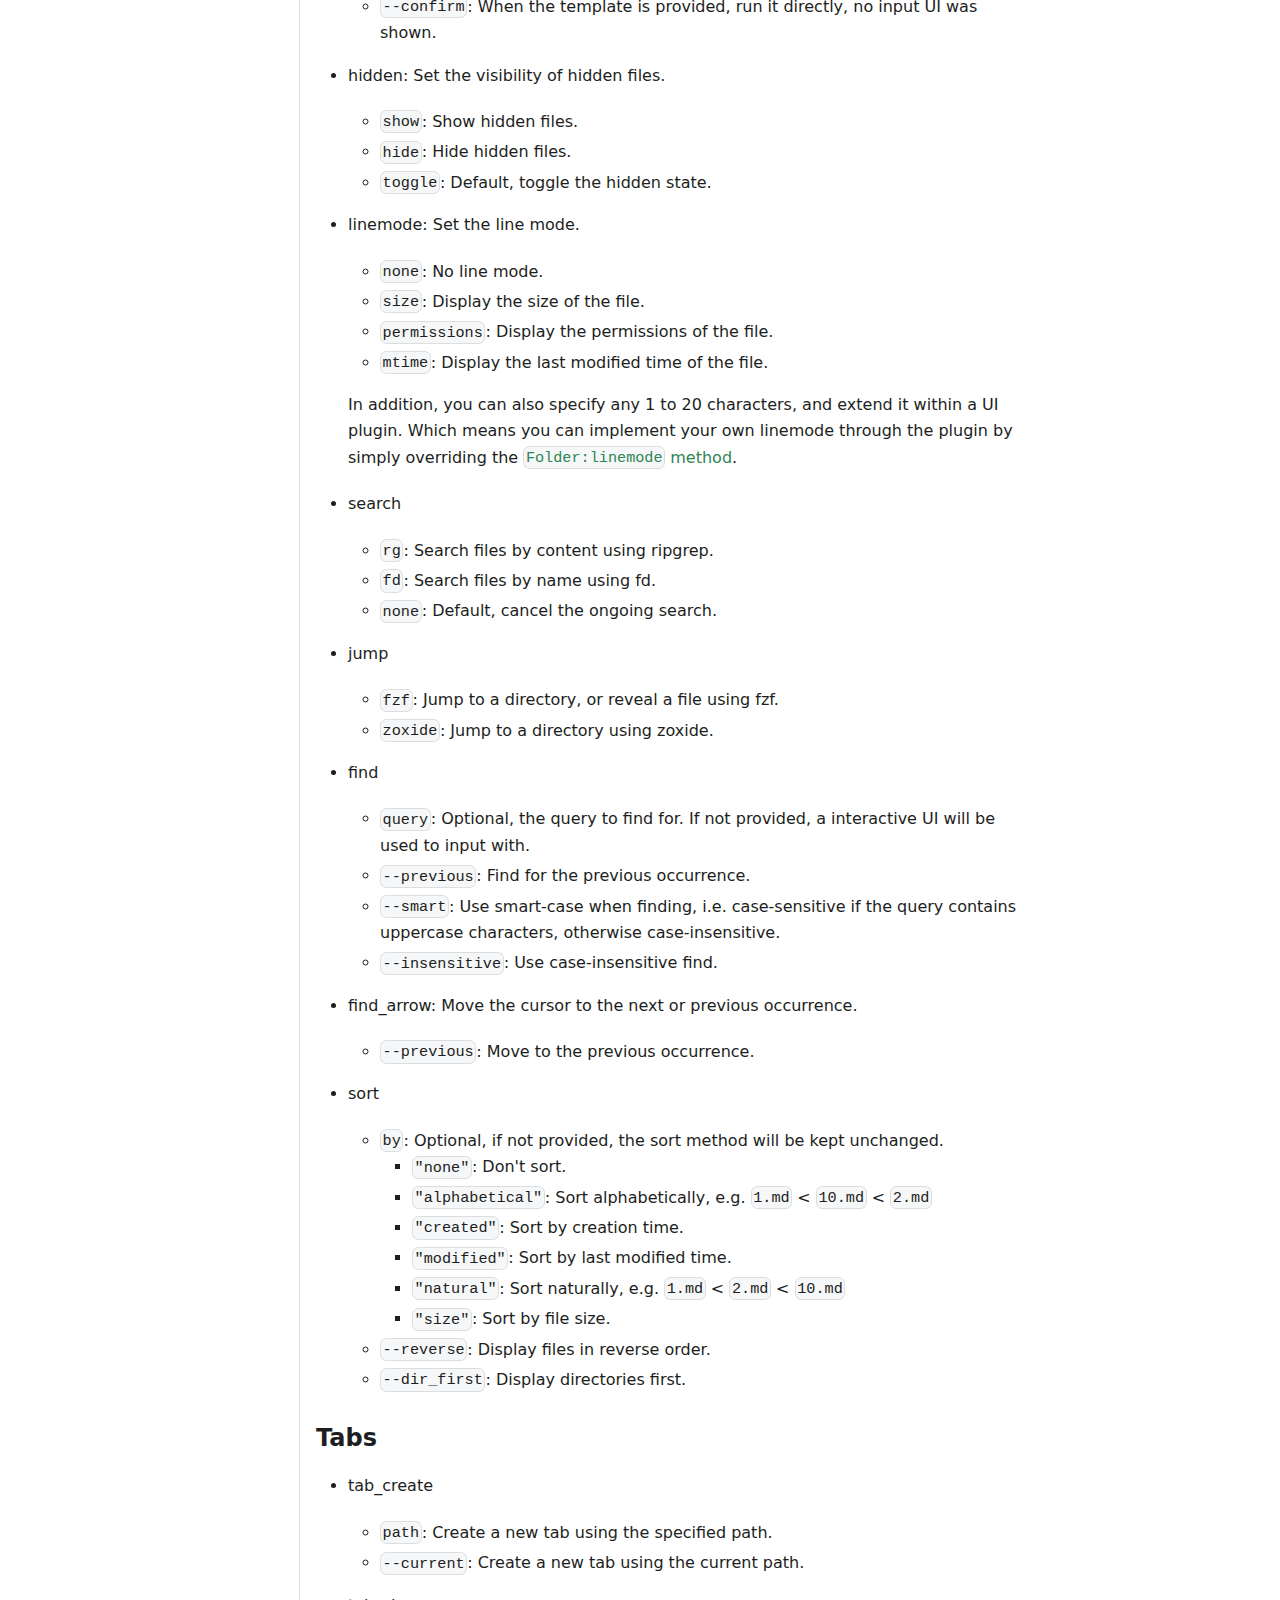
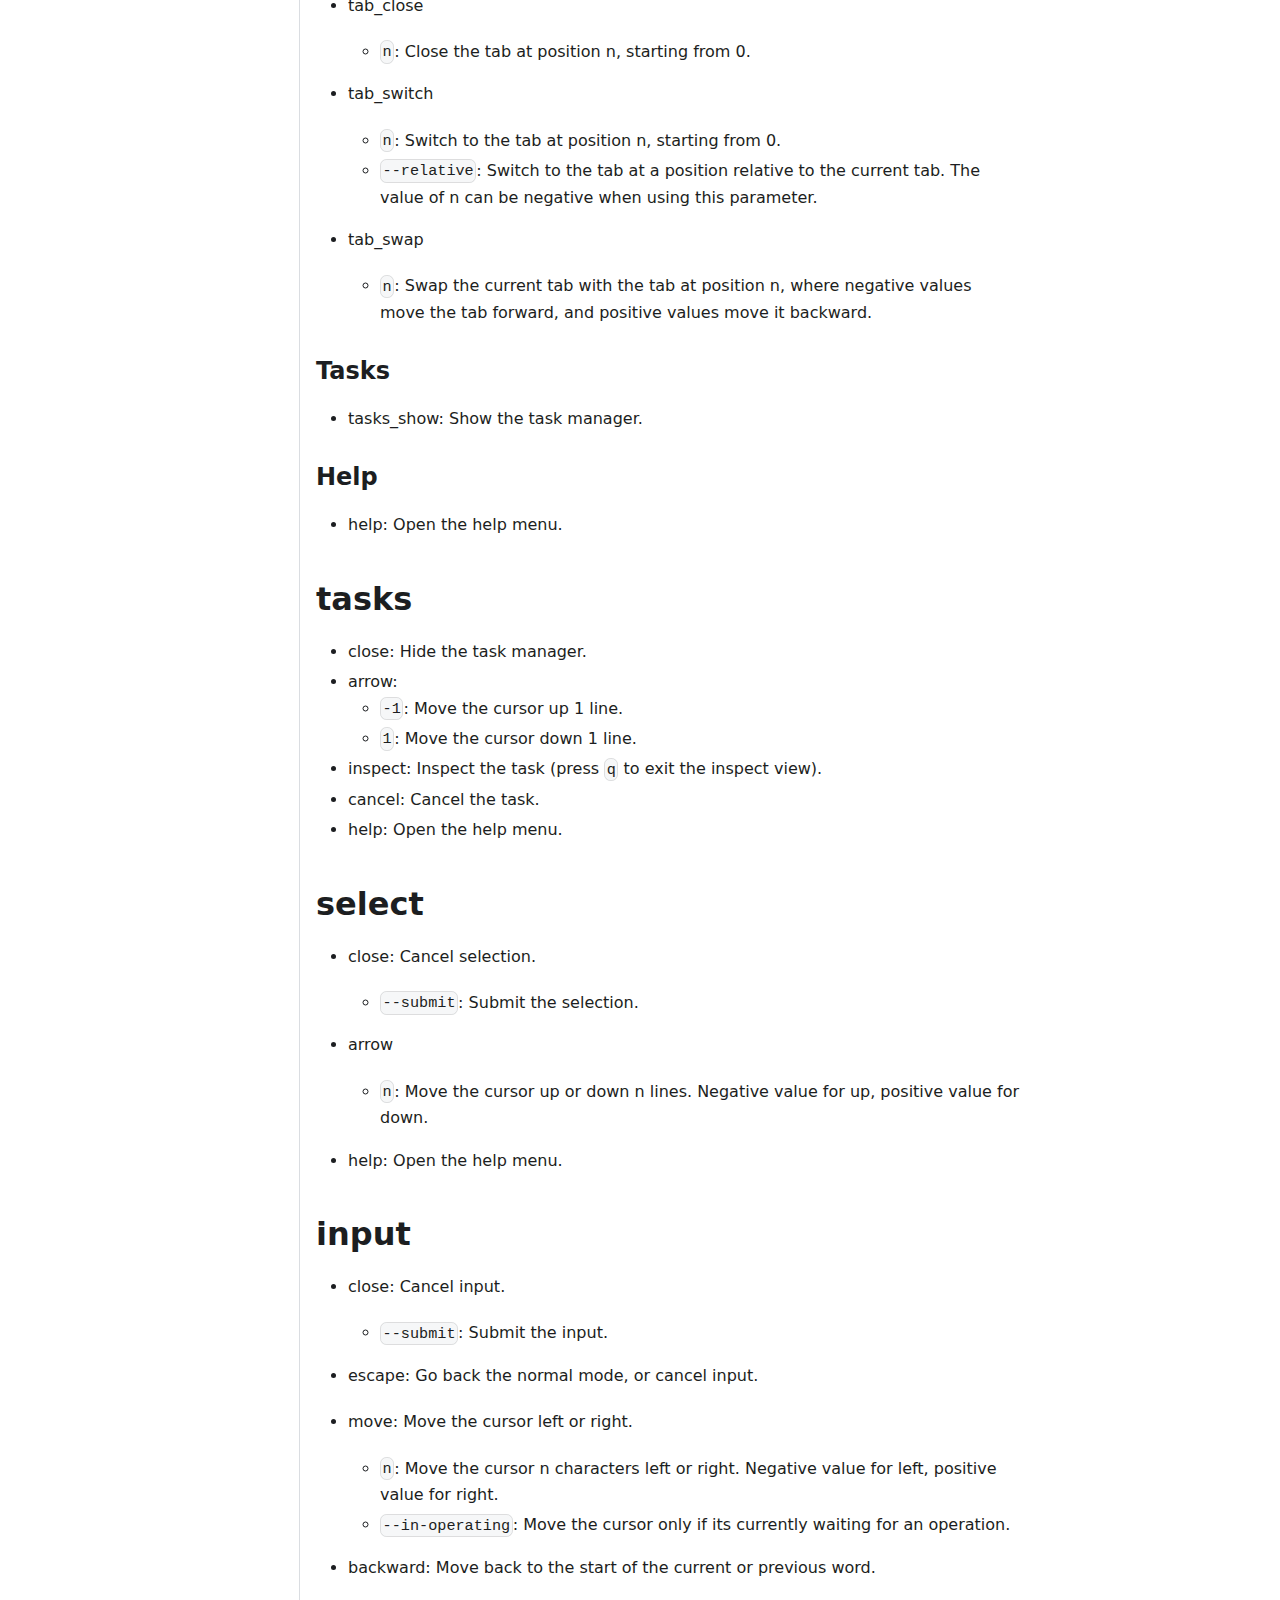
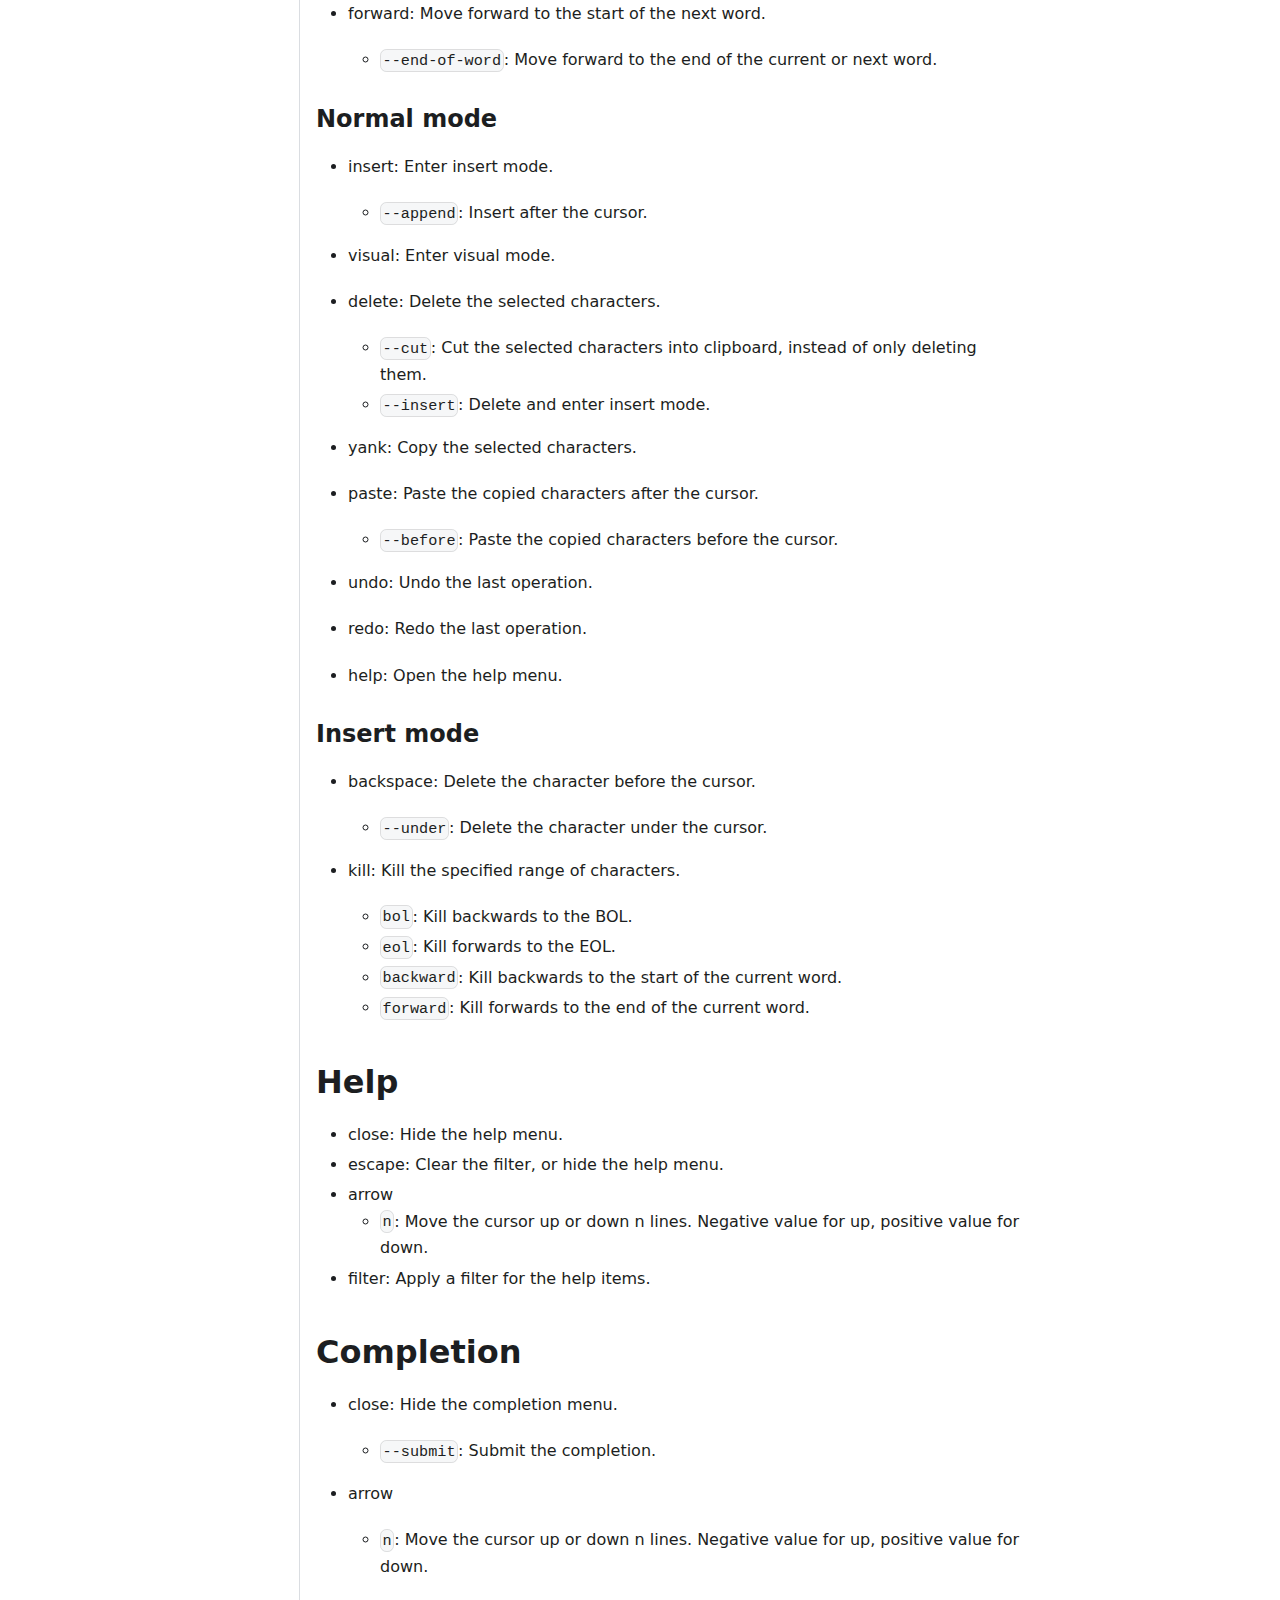
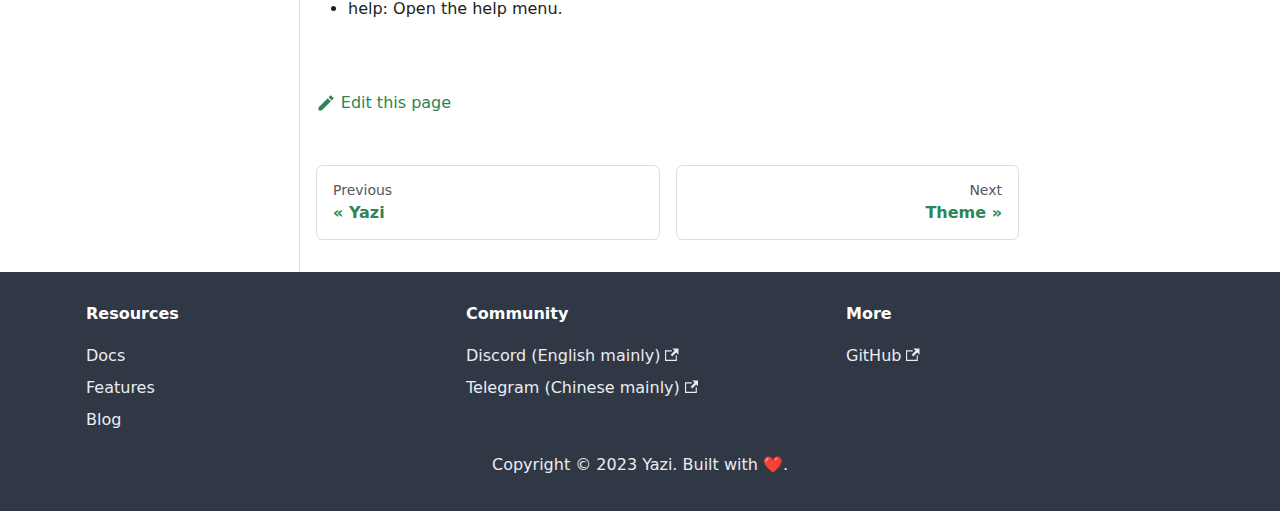
<file: docs/configuration/keymap/index.html>
<!doctype html>
<html lang="en" dir="ltr" class="docs-wrapper plugin-docs plugin-id-default docs-version-current docs-doc-page docs-doc-id-configuration/keymap" data-has-hydrated="false">
<head>
<meta charset="UTF-8">
<meta name="generator" content="Docusaurus v3.0.1">
<title data-rh="true">Keymap | Yazi</title><meta data-rh="true" name="viewport" content="width=device-width,initial-scale=1"><meta data-rh="true" name="twitter:card" content="summary_large_image"><meta data-rh="true" property="og:image" content="https://yazi-rs.github.io/img/docusaurus-social-card.jpg"><meta data-rh="true" name="twitter:image" content="https://yazi-rs.github.io/img/docusaurus-social-card.jpg"><meta data-rh="true" property="og:url" content="https://yazi-rs.github.io/docs/configuration/keymap"><meta data-rh="true" property="og:locale" content="en"><meta data-rh="true" name="docusaurus_locale" content="en"><meta data-rh="true" name="docsearch:language" content="en"><meta data-rh="true" name="docusaurus_version" content="current"><meta data-rh="true" name="docusaurus_tag" content="docs-default-current"><meta data-rh="true" name="docsearch:version" content="current"><meta data-rh="true" name="docsearch:docusaurus_tag" content="docs-default-current"><meta data-rh="true" property="og:title" content="Keymap | Yazi"><meta data-rh="true" name="description" content="Learn how to configure keyboard shortcuts with Yazi."><meta data-rh="true" property="og:description" content="Learn how to configure keyboard shortcuts with Yazi."><link data-rh="true" rel="icon" href="/img/logo.png"><link data-rh="true" rel="canonical" href="https://yazi-rs.github.io/docs/configuration/keymap"><link data-rh="true" rel="alternate" href="https://yazi-rs.github.io/docs/configuration/keymap" hreflang="en"><link data-rh="true" rel="alternate" href="https://yazi-rs.github.io/docs/configuration/keymap" hreflang="x-default"><link rel="alternate" type="application/rss+xml" href="/blog/rss.xml" title="Yazi RSS Feed">
<link rel="alternate" type="application/atom+xml" href="/blog/atom.xml" title="Yazi Atom Feed"><link rel="stylesheet" href="/assets/css/styles.201920e6.css">
<script src="/assets/js/runtime~main.6e2cd92a.js" defer="defer"></script>
<script src="/assets/js/main.94b11527.js" defer="defer"></script>
</head>
<body class="navigation-with-keyboard">
<script>!function(){function t(t){document.documentElement.setAttribute("data-theme",t)}var e=function(){try{return new URLSearchParams(window.location.search).get("docusaurus-theme")}catch(t){}}()||function(){try{return localStorage.getItem("theme")}catch(t){}}();t(null!==e?e:"light")}(),function(){try{const c=new URLSearchParams(window.location.search).entries();for(var[t,e]of c)if(t.startsWith("docusaurus-data-")){var a=t.replace("docusaurus-data-","data-");document.documentElement.setAttribute(a,e)}}catch(t){}}()</script><div id="__docusaurus"><div role="region" aria-label="Skip to main content"><a class="skipToContent_Y6sQ" href="#__docusaurus_skipToContent_fallback">Skip to main content</a></div><nav aria-label="Main" class="navbar navbar--fixed-top"><div class="navbar__inner"><div class="navbar__items"><button aria-label="Toggle navigation bar" aria-expanded="false" class="navbar__toggle clean-btn" type="button"><svg width="30" height="30" viewBox="0 0 30 30" aria-hidden="true"><path stroke="currentColor" stroke-linecap="round" stroke-miterlimit="10" stroke-width="2" d="M4 7h22M4 15h22M4 23h22"></path></svg></button><a class="navbar__brand" href="/"><div class="navbar__logo"><img src="/img/logo.png" alt="Yazi file manager" class="themedComponent_FXRw themedComponent--light_RIle"><img src="/img/logo.png" alt="Yazi file manager" class="themedComponent_FXRw themedComponent--dark_gZs3"></div><b class="navbar__title text--truncate">Yazi</b></a><a aria-current="page" class="navbar__item navbar__link navbar__link--active" href="/docs/installation">Docs</a><a class="navbar__item navbar__link" href="/features">Features</a><a class="navbar__item navbar__link" href="/blog">Blog</a></div><div class="navbar__items navbar__items--right"><a href="https://github.com/sxyazi/yazi" target="_blank" rel="noopener noreferrer" class="navbar__item navbar__link">GitHub<svg width="13.5" height="13.5" aria-hidden="true" viewBox="0 0 24 24" class="iconExternalLink_ykE4"><path fill="currentColor" d="M21 13v10h-21v-19h12v2h-10v15h17v-8h2zm3-12h-10.988l4.035 4-6.977 7.07 2.828 2.828 6.977-7.07 4.125 4.172v-11z"></path></svg></a><div class="toggle_XxLr colorModeToggle_cek2"><button class="clean-btn toggleButton_PFeB toggleButtonDisabled_AgSh" type="button" disabled="" title="Switch between dark and light mode (currently light mode)" aria-label="Switch between dark and light mode (currently light mode)" aria-live="polite"><svg viewBox="0 0 24 24" width="24" height="24" class="lightToggleIcon_mx8f"><path fill="currentColor" d="M12,9c1.65,0,3,1.35,3,3s-1.35,3-3,3s-3-1.35-3-3S10.35,9,12,9 M12,7c-2.76,0-5,2.24-5,5s2.24,5,5,5s5-2.24,5-5 S14.76,7,12,7L12,7z M2,13l2,0c0.55,0,1-0.45,1-1s-0.45-1-1-1l-2,0c-0.55,0-1,0.45-1,1S1.45,13,2,13z M20,13l2,0c0.55,0,1-0.45,1-1 s-0.45-1-1-1l-2,0c-0.55,0-1,0.45-1,1S19.45,13,20,13z M11,2v2c0,0.55,0.45,1,1,1s1-0.45,1-1V2c0-0.55-0.45-1-1-1S11,1.45,11,2z M11,20v2c0,0.55,0.45,1,1,1s1-0.45,1-1v-2c0-0.55-0.45-1-1-1C11.45,19,11,19.45,11,20z M5.99,4.58c-0.39-0.39-1.03-0.39-1.41,0 c-0.39,0.39-0.39,1.03,0,1.41l1.06,1.06c0.39,0.39,1.03,0.39,1.41,0s0.39-1.03,0-1.41L5.99,4.58z M18.36,16.95 c-0.39-0.39-1.03-0.39-1.41,0c-0.39,0.39-0.39,1.03,0,1.41l1.06,1.06c0.39,0.39,1.03,0.39,1.41,0c0.39-0.39,0.39-1.03,0-1.41 L18.36,16.95z M19.42,5.99c0.39-0.39,0.39-1.03,0-1.41c-0.39-0.39-1.03-0.39-1.41,0l-1.06,1.06c-0.39,0.39-0.39,1.03,0,1.41 s1.03,0.39,1.41,0L19.42,5.99z M7.05,18.36c0.39-0.39,0.39-1.03,0-1.41c-0.39-0.39-1.03-0.39-1.41,0l-1.06,1.06 c-0.39,0.39-0.39,1.03,0,1.41s1.03,0.39,1.41,0L7.05,18.36z"></path></svg><svg viewBox="0 0 24 24" width="24" height="24" class="darkToggleIcon_RRt4"><path fill="currentColor" d="M9.37,5.51C9.19,6.15,9.1,6.82,9.1,7.5c0,4.08,3.32,7.4,7.4,7.4c0.68,0,1.35-0.09,1.99-0.27C17.45,17.19,14.93,19,12,19 c-3.86,0-7-3.14-7-7C5,9.07,6.81,6.55,9.37,5.51z M12,3c-4.97,0-9,4.03-9,9s4.03,9,9,9s9-4.03,9-9c0-0.46-0.04-0.92-0.1-1.36 c-0.98,1.37-2.58,2.26-4.4,2.26c-2.98,0-5.4-2.42-5.4-5.4c0-1.81,0.89-3.42,2.26-4.4C12.92,3.04,12.46,3,12,3L12,3z"></path></svg></button></div><div class="navbarSearchContainer_ZmZO"></div></div></div><div role="presentation" class="navbar-sidebar__backdrop"></div></nav><div id="__docusaurus_skipToContent_fallback" class="main-wrapper mainWrapper__m9W"><div class="docsWrapper__2eN"><button aria-label="Scroll back to top" class="clean-btn theme-back-to-top-button backToTopButton_tPWV" type="button"></button><div class="docRoot_DpPj"><aside class="theme-doc-sidebar-container docSidebarContainer_OACY"><div class="sidebarViewport_DWLI"><div class="sidebar_TJxD"><nav aria-label="Docs sidebar" class="menu thin-scrollbar menu_fF3h"><ul class="theme-doc-sidebar-menu menu__list"><li class="theme-doc-sidebar-item-link theme-doc-sidebar-item-link-level-1 menu__list-item"><a class="menu__link" href="/docs/installation">Installation</a></li><li class="theme-doc-sidebar-item-link theme-doc-sidebar-item-link-level-1 menu__list-item"><a class="menu__link" href="/docs/quick-start">Quick Start</a></li><li class="theme-doc-sidebar-item-category theme-doc-sidebar-item-category-level-1 menu__list-item"><div class="menu__list-item-collapsible"><a class="menu__link menu__link--sublist menu__link--active" aria-expanded="true" href="/docs/configuration/overview">Configuration</a><button aria-label="Collapse sidebar category &#x27;Configuration&#x27;" type="button" class="clean-btn menu__caret"></button></div><ul style="display:block;overflow:visible;height:auto" class="menu__list"><li class="theme-doc-sidebar-item-link theme-doc-sidebar-item-link-level-2 menu__list-item"><a class="menu__link" tabindex="0" href="/docs/configuration/yazi">Yazi</a></li><li class="theme-doc-sidebar-item-link theme-doc-sidebar-item-link-level-2 menu__list-item"><a class="menu__link menu__link--active" aria-current="page" tabindex="0" href="/docs/configuration/keymap">Keymap</a></li><li class="theme-doc-sidebar-item-link theme-doc-sidebar-item-link-level-2 menu__list-item"><a class="menu__link" tabindex="0" href="/docs/configuration/theme">Theme</a></li></ul></li><li class="theme-doc-sidebar-item-link theme-doc-sidebar-item-link-level-1 menu__list-item"><a class="menu__link" href="/docs/faq">Frequently Asked Questions</a></li><li class="theme-doc-sidebar-item-link theme-doc-sidebar-item-link-level-1 menu__list-item"><a class="menu__link" href="/docs/tips">Tips</a></li></ul></nav></div></div></aside><main class="docMainContainer_e0ii"><div class="container padding-top--md padding-bottom--lg"><div class="row"><div class="col docItemCol_JLQj"><div class="docItemContainer_Vsk0"><article><nav class="theme-doc-breadcrumbs breadcrumbsContainer_lLi4" aria-label="Breadcrumbs"><ul class="breadcrumbs" itemscope="" itemtype="https://schema.org/BreadcrumbList"><li class="breadcrumbs__item"><a aria-label="Home page" class="breadcrumbs__link" href="/"><svg viewBox="0 0 24 24" class="breadcrumbHomeIcon_zFVy"><path d="M10 19v-5h4v5c0 .55.45 1 1 1h3c.55 0 1-.45 1-1v-7h1.7c.46 0 .68-.57.33-.87L12.67 3.6c-.38-.34-.96-.34-1.34 0l-8.36 7.53c-.34.3-.13.87.33.87H5v7c0 .55.45 1 1 1h3c.55 0 1-.45 1-1z" fill="currentColor"></path></svg></a></li><li itemscope="" itemprop="itemListElement" itemtype="https://schema.org/ListItem" class="breadcrumbs__item"><a class="breadcrumbs__link" itemprop="item" href="/docs/configuration/overview"><span itemprop="name">Configuration</span></a><meta itemprop="position" content="1"></li><li itemscope="" itemprop="itemListElement" itemtype="https://schema.org/ListItem" class="breadcrumbs__item breadcrumbs__item--active"><span class="breadcrumbs__link" itemprop="name">Keymap</span><meta itemprop="position" content="2"></li></ul></nav><div class="tocCollapsible_IOs9 theme-doc-toc-mobile tocMobile_HguY"><button type="button" class="clean-btn tocCollapsibleButton_WcGQ">On this page</button></div><div class="theme-doc-markdown markdown"><h1>Keymap</h1>
<div class="theme-admonition theme-admonition-tip admonition_JTz2 alert alert--success"><div class="admonitionHeading_kYAL"><span class="admonitionIcon_NV6L"><svg viewBox="0 0 12 16"><path fill-rule="evenodd" d="M6.5 0C3.48 0 1 2.19 1 5c0 .92.55 2.25 1 3 1.34 2.25 1.78 2.78 2 4v1h5v-1c.22-1.22.66-1.75 2-4 .45-.75 1-2.08 1-3 0-2.81-2.48-5-5.5-5zm3.64 7.48c-.25.44-.47.8-.67 1.11-.86 1.41-1.25 2.06-1.45 3.23-.02.05-.02.11-.02.17H5c0-.06 0-.13-.02-.17-.2-1.17-.59-1.83-1.45-3.23-.2-.31-.42-.67-.67-1.11C2.44 6.78 2 5.65 2 5c0-2.2 2.02-4 4.5-4 1.22 0 2.36.42 3.22 1.19C10.55 2.94 11 3.94 11 5c0 .66-.44 1.78-.86 2.48zM4 14h5c-.23 1.14-1.3 2-2.5 2s-2.27-.86-2.5-2z"></path></svg></span>tip</div><div class="admonitionContent_zaJK"><p>If you haven&#x27;t created and used your own configuration file yet, please see <a href="/docs/configuration/overview">Configuration</a>.</p></div></div>
<h2 class="anchor anchorWithStickyNavbar_M3_O" id="manager">manager<a href="#manager" class="hash-link" aria-label="Direct link to manager" title="Direct link to manager">​</a></h2>
<ul>
<li>
<p>escape: Cancel find, exit visual mode, clear selected, or cancel search.</p>
<ul>
<li><code>--all</code>: Do all of the above.</li>
<li><code>--find</code>: Cancel find.</li>
<li><code>--visual</code>: Exit visual mode.</li>
<li><code>--select</code>: Clear selected.</li>
<li><code>--search</code>: Cancel search.</li>
</ul>
<p>Automatically determine the operation by default, and it will only execute the selected operation after specifying the option; multiple options can be stacked.</p>
</li>
<li>
<p>quit: Exit the process.</p>
<ul>
<li><code>--no-cwd-file</code>: Don&#x27;t write the current directory to the <code>cwd-file</code>.</li>
</ul>
</li>
<li>
<p>close: Close the current tab; if it&#x27;s the last tab, exit the process instead.</p>
</li>
</ul>
<h3 class="anchor anchorWithStickyNavbar_M3_O" id="navigation">Navigation<a href="#navigation" class="hash-link" aria-label="Direct link to Navigation" title="Direct link to Navigation">​</a></h3>
<ul>
<li>
<p>arrow</p>
<ul>
<li><code>n</code> / <code>n%</code>: Move the cursor up or down by <code>n</code> or <code>n%</code> lines. Use negative values to move up and positive values to move down.</li>
</ul>
</li>
<li>
<p>leave: Go back to the parent directory.</p>
</li>
<li>
<p>enter: Enter the child directory.</p>
</li>
<li>
<p>back: Go back to the previous directory.</p>
</li>
<li>
<p>forward: Go forward to the next directory.</p>
</li>
<li>
<p>peek</p>
<ul>
<li><code>n</code>: Peek up or down at file contents in the preview. Use negative values to peek up and positive values to peek down.</li>
</ul>
</li>
<li>
<p>cd: Change the current directory.</p>
<ul>
<li><code>path</code>: the path to change to.</li>
<li><code>--interactive</code>: Use an interactive UI to input the path.</li>
</ul>
</li>
<li>
<p>reveal: Change the current directory to the parent of specified file, and hover on it.</p>
<ul>
<li><code>path</code>: the path to reveal.</li>
</ul>
</li>
</ul>
<h3 class="anchor anchorWithStickyNavbar_M3_O" id="selection">Selection<a href="#selection" class="hash-link" aria-label="Direct link to Selection" title="Direct link to Selection">​</a></h3>
<ul>
<li>
<p>select</p>
<ul>
<li><code>--state=true</code>: Select the current file.</li>
<li><code>--state=false</code>: Deselect the current file.</li>
<li><code>--state=none</code>: Default, toggle the selection state of the current file.</li>
</ul>
</li>
<li>
<p>select_all</p>
<ul>
<li><code>--state=true</code>: Select all files.</li>
<li><code>--state=false</code>: Deselect all files.</li>
<li><code>--state=none</code>: Default, toggle the selection state of all files.</li>
</ul>
</li>
<li>
<p>visual_mode: Enter visual mode (selection mode).</p>
<ul>
<li><code>--unset</code>: Enter visual mode (unset mode).</li>
</ul>
</li>
</ul>
<h3 class="anchor anchorWithStickyNavbar_M3_O" id="operation">Operation<a href="#operation" class="hash-link" aria-label="Direct link to Operation" title="Direct link to Operation">​</a></h3>
<ul>
<li>
<p>open: Open the selected files.</p>
<ul>
<li><code>--interactive</code>: Open the selected files with an interactive UI to choose the opening method.</li>
</ul>
</li>
<li>
<p>yank: Yank the selected files.</p>
<ul>
<li><code>--cut</code>: Cut the selected files.</li>
</ul>
</li>
<li>
<p>paste: Paste the yanked files.</p>
<ul>
<li><code>--force</code>: Overwrite the destination file if it exists.</li>
</ul>
</li>
<li>
<p>link: Create a symbolic link to the yanked files. (This is a privileged action in Windows and must be run as an administrator.)</p>
<ul>
<li><code>--relative</code>: Use a relative path for the symbolic link.</li>
<li><code>--force</code>: Overwrite the destination file if it exists.</li>
</ul>
</li>
<li>
<p>remove: Move the files to the trash/recycle bin.</p>
<ul>
<li><code>--force</code>: Don&#x27;t show the confirmation dialog, and trash/delete files directly.</li>
<li><code>--permanently</code>: Permanently delete the files.</li>
</ul>
</li>
<li>
<p>create: Create a file or directory. Ends with <code>/</code> (Unix) or <code>\</code> (Windows) for directories.</p>
<ul>
<li><code>--force</code>: Overwrite the destination file directly if it exists, without showing the confirmation dialog.</li>
</ul>
</li>
<li>
<p>rename: Rename a file or directory.</p>
<ul>
<li><code>--force</code>: Overwrite the destination file directly if it exists, without showing the confirmation dialog.</li>
</ul>
</li>
<li>
<p>copy: Copy the path of files or directories that are selected or hovered on.</p>
<ul>
<li><code>path</code>: Copy the absolute path.</li>
<li><code>dirname</code>: Copy the path of the parent directory.</li>
<li><code>filename</code>: Copy the name of the file.</li>
<li><code>name_without_ext</code>: Copy the name of the file without the extension.</li>
</ul>
</li>
<li>
<p>shell: Run a shell command.</p>
<ul>
<li><code>exec</code>: Optional, command template to be run.</li>
<li><code>--block</code>: Open in a blocking manner. After setting this, Yazi will hide into a secondary screen and display the program on the main screen until it exits. During this time, it can receive I/O signals, which is useful for interactive programs.</li>
<li><code>--confirm</code>: When the template is provided, run it directly, no input UI was shown.</li>
</ul>
</li>
<li>
<p>hidden: Set the visibility of hidden files.</p>
<ul>
<li><code>show</code>: Show hidden files.</li>
<li><code>hide</code>: Hide hidden files.</li>
<li><code>toggle</code>: Default, toggle the hidden state.</li>
</ul>
</li>
<li>
<p>linemode: Set the line mode.</p>
<ul>
<li><code>none</code>: No line mode.</li>
<li><code>size</code>: Display the size of the file.</li>
<li><code>permissions</code>: Display the permissions of the file.</li>
<li><code>mtime</code>: Display the last modified time of the file.</li>
</ul>
<p>In addition, you can also specify any 1 to 20 characters, and extend it within a UI plugin.
Which means you can implement your own linemode through the plugin by simply overriding the <a href="https://github.com/sxyazi/yazi/blob/main/yazi-plugin/preset/components/folder.lua" target="_blank" rel="noopener noreferrer"><code>Folder:linemode</code> method</a>.</p>
</li>
<li>
<p>search</p>
<ul>
<li><code>rg</code>: Search files by content using ripgrep.</li>
<li><code>fd</code>: Search files by name using fd.</li>
<li><code>none</code>: Default, cancel the ongoing search.</li>
</ul>
</li>
<li>
<p>jump</p>
<ul>
<li><code>fzf</code>: Jump to a directory, or reveal a file using fzf.</li>
<li><code>zoxide</code>: Jump to a directory using zoxide.</li>
</ul>
</li>
<li>
<p>find</p>
<ul>
<li><code>query</code>: Optional, the query to find for. If not provided, a interactive UI will be used to input with.</li>
<li><code>--previous</code>: Find for the previous occurrence.</li>
<li><code>--smart</code>: Use smart-case when finding, i.e. case-sensitive if the query contains uppercase characters, otherwise case-insensitive.</li>
<li><code>--insensitive</code>: Use case-insensitive find.</li>
</ul>
</li>
<li>
<p>find_arrow: Move the cursor to the next or previous occurrence.</p>
<ul>
<li><code>--previous</code>: Move to the previous occurrence.</li>
</ul>
</li>
<li>
<p>sort</p>
<ul>
<li><code>by</code>: Optional, if not provided, the sort method will be kept unchanged.<!-- -->
<ul>
<li><code>&quot;none&quot;</code>: Don&#x27;t sort.</li>
<li><code>&quot;alphabetical&quot;</code>: Sort alphabetically, e.g. <code>1.md</code> &lt; <code>10.md</code> &lt; <code>2.md</code></li>
<li><code>&quot;created&quot;</code>: Sort by creation time.</li>
<li><code>&quot;modified&quot;</code>: Sort by last modified time.</li>
<li><code>&quot;natural&quot;</code>: Sort naturally, e.g. <code>1.md</code> &lt; <code>2.md</code> &lt; <code>10.md</code></li>
<li><code>&quot;size&quot;</code>: Sort by file size.</li>
</ul>
</li>
<li><code>--reverse</code>: Display files in reverse order.</li>
<li><code>--dir_first</code>: Display directories first.</li>
</ul>
</li>
</ul>
<h3 class="anchor anchorWithStickyNavbar_M3_O" id="tabs">Tabs<a href="#tabs" class="hash-link" aria-label="Direct link to Tabs" title="Direct link to Tabs">​</a></h3>
<ul>
<li>
<p>tab_create</p>
<ul>
<li><code>path</code>: Create a new tab using the specified path.</li>
<li><code>--current</code>: Create a new tab using the current path.</li>
</ul>
</li>
<li>
<p>tab_close</p>
<ul>
<li><code>n</code>: Close the tab at position n, starting from 0.</li>
</ul>
</li>
<li>
<p>tab_switch</p>
<ul>
<li><code>n</code>: Switch to the tab at position n, starting from 0.</li>
<li><code>--relative</code>: Switch to the tab at a position relative to the current tab. The value of n can be negative when using this parameter.</li>
</ul>
</li>
<li>
<p>tab_swap</p>
<ul>
<li><code>n</code>: Swap the current tab with the tab at position n, where negative values move the tab forward, and positive values move it backward.</li>
</ul>
</li>
</ul>
<h3 class="anchor anchorWithStickyNavbar_M3_O" id="tasks">Tasks<a href="#tasks" class="hash-link" aria-label="Direct link to Tasks" title="Direct link to Tasks">​</a></h3>
<ul>
<li>tasks_show: Show the task manager.</li>
</ul>
<h3 class="anchor anchorWithStickyNavbar_M3_O" id="help">Help<a href="#help" class="hash-link" aria-label="Direct link to Help" title="Direct link to Help">​</a></h3>
<ul>
<li>help: Open the help menu.</li>
</ul>
<h2 class="anchor anchorWithStickyNavbar_M3_O" id="tasks-1">tasks<a href="#tasks-1" class="hash-link" aria-label="Direct link to tasks" title="Direct link to tasks">​</a></h2>
<ul>
<li>close: Hide the task manager.</li>
<li>arrow:<!-- -->
<ul>
<li><code>-1</code>: Move the cursor up 1 line.</li>
<li><code>1</code>: Move the cursor down 1 line.</li>
</ul>
</li>
<li>inspect: Inspect the task (press <code>q</code> to exit the inspect view).</li>
<li>cancel: Cancel the task.</li>
<li>help: Open the help menu.</li>
</ul>
<h2 class="anchor anchorWithStickyNavbar_M3_O" id="select">select<a href="#select" class="hash-link" aria-label="Direct link to select" title="Direct link to select">​</a></h2>
<ul>
<li>
<p>close: Cancel selection.</p>
<ul>
<li><code>--submit</code>: Submit the selection.</li>
</ul>
</li>
<li>
<p>arrow</p>
<ul>
<li><code>n</code>: Move the cursor up or down n lines. Negative value for up, positive value for down.</li>
</ul>
</li>
<li>
<p>help: Open the help menu.</p>
</li>
</ul>
<h2 class="anchor anchorWithStickyNavbar_M3_O" id="input">input<a href="#input" class="hash-link" aria-label="Direct link to input" title="Direct link to input">​</a></h2>
<ul>
<li>
<p>close: Cancel input.</p>
<ul>
<li><code>--submit</code>: Submit the input.</li>
</ul>
</li>
<li>
<p>escape: Go back the normal mode, or cancel input.</p>
</li>
<li>
<p>move: Move the cursor left or right.</p>
<ul>
<li><code>n</code>: Move the cursor n characters left or right. Negative value for left, positive value for right.</li>
<li><code>--in-operating</code>: Move the cursor only if its currently waiting for an operation.</li>
</ul>
</li>
<li>
<p>backward: Move back to the start of the current or previous word.</p>
</li>
<li>
<p>forward: Move forward to the start of the next word.</p>
<ul>
<li><code>--end-of-word</code>: Move forward to the end of the current or next word.</li>
</ul>
</li>
</ul>
<h3 class="anchor anchorWithStickyNavbar_M3_O" id="normal-mode">Normal mode<a href="#normal-mode" class="hash-link" aria-label="Direct link to Normal mode" title="Direct link to Normal mode">​</a></h3>
<ul>
<li>
<p>insert: Enter insert mode.</p>
<ul>
<li><code>--append</code>: Insert after the cursor.</li>
</ul>
</li>
<li>
<p>visual: Enter visual mode.</p>
</li>
<li>
<p>delete: Delete the selected characters.</p>
<ul>
<li><code>--cut</code>: Cut the selected characters into clipboard, instead of only deleting them.</li>
<li><code>--insert</code>: Delete and enter insert mode.</li>
</ul>
</li>
<li>
<p>yank: Copy the selected characters.</p>
</li>
<li>
<p>paste: Paste the copied characters after the cursor.</p>
<ul>
<li><code>--before</code>: Paste the copied characters before the cursor.</li>
</ul>
</li>
<li>
<p>undo: Undo the last operation.</p>
</li>
<li>
<p>redo: Redo the last operation.</p>
</li>
<li>
<p>help: Open the help menu.</p>
</li>
</ul>
<h3 class="anchor anchorWithStickyNavbar_M3_O" id="insert-mode">Insert mode<a href="#insert-mode" class="hash-link" aria-label="Direct link to Insert mode" title="Direct link to Insert mode">​</a></h3>
<ul>
<li>
<p>backspace: Delete the character before the cursor.</p>
<ul>
<li><code>--under</code>: Delete the character under the cursor.</li>
</ul>
</li>
<li>
<p>kill: Kill the specified range of characters.</p>
<ul>
<li><code>bol</code>: Kill backwards to the BOL.</li>
<li><code>eol</code>: Kill forwards to the EOL.</li>
<li><code>backward</code>: Kill backwards to the start of the current word.</li>
<li><code>forward</code>: Kill forwards to the end of the current word.</li>
</ul>
</li>
</ul>
<h2 class="anchor anchorWithStickyNavbar_M3_O" id="help-1">Help<a href="#help-1" class="hash-link" aria-label="Direct link to Help" title="Direct link to Help">​</a></h2>
<ul>
<li>close: Hide the help menu.</li>
<li>escape: Clear the filter, or hide the help menu.</li>
<li>arrow<!-- -->
<ul>
<li><code>n</code>: Move the cursor up or down n lines. Negative value for up, positive value for down.</li>
</ul>
</li>
<li>filter: Apply a filter for the help items.</li>
</ul>
<h2 class="anchor anchorWithStickyNavbar_M3_O" id="completion">Completion<a href="#completion" class="hash-link" aria-label="Direct link to Completion" title="Direct link to Completion">​</a></h2>
<ul>
<li>
<p>close: Hide the completion menu.</p>
<ul>
<li><code>--submit</code>: Submit the completion.</li>
</ul>
</li>
<li>
<p>arrow</p>
<ul>
<li><code>n</code>: Move the cursor up or down n lines. Negative value for up, positive value for down.</li>
</ul>
</li>
<li>
<p>help: Open the help menu.</p>
</li>
</ul></div><footer class="theme-doc-footer docusaurus-mt-lg"><div class="theme-doc-footer-edit-meta-row row"><div class="col"><a href="https://github.com/yazi-rs/yazi-rs.github.io/edit/main/docs/configuration/keymap.md" target="_blank" rel="noopener noreferrer" class="theme-edit-this-page"><svg fill="currentColor" height="20" width="20" viewBox="0 0 40 40" class="iconEdit_m9O4" aria-hidden="true"><g><path d="m34.5 11.7l-3 3.1-6.3-6.3 3.1-3q0.5-0.5 1.2-0.5t1.1 0.5l3.9 3.9q0.5 0.4 0.5 1.1t-0.5 1.2z m-29.5 17.1l18.4-18.5 6.3 6.3-18.4 18.4h-6.3v-6.2z"></path></g></svg>Edit this page</a></div><div class="col lastUpdated_Mfvd"></div></div></footer></article><nav class="pagination-nav docusaurus-mt-lg" aria-label="Docs pages"><a class="pagination-nav__link pagination-nav__link--prev" href="/docs/configuration/yazi"><div class="pagination-nav__sublabel">Previous</div><div class="pagination-nav__label">Yazi</div></a><a class="pagination-nav__link pagination-nav__link--next" href="/docs/configuration/theme"><div class="pagination-nav__sublabel">Next</div><div class="pagination-nav__label">Theme</div></a></nav></div></div><div class="col col--3"><div class="tableOfContents__Z5R thin-scrollbar theme-doc-toc-desktop"><ul class="table-of-contents table-of-contents__left-border"><li><a href="#manager" class="table-of-contents__link toc-highlight">manager</a><ul><li><a href="#navigation" class="table-of-contents__link toc-highlight">Navigation</a></li><li><a href="#selection" class="table-of-contents__link toc-highlight">Selection</a></li><li><a href="#operation" class="table-of-contents__link toc-highlight">Operation</a></li><li><a href="#tabs" class="table-of-contents__link toc-highlight">Tabs</a></li><li><a href="#tasks" class="table-of-contents__link toc-highlight">Tasks</a></li><li><a href="#help" class="table-of-contents__link toc-highlight">Help</a></li></ul></li><li><a href="#tasks-1" class="table-of-contents__link toc-highlight">tasks</a></li><li><a href="#select" class="table-of-contents__link toc-highlight">select</a></li><li><a href="#input" class="table-of-contents__link toc-highlight">input</a><ul><li><a href="#normal-mode" class="table-of-contents__link toc-highlight">Normal mode</a></li><li><a href="#insert-mode" class="table-of-contents__link toc-highlight">Insert mode</a></li></ul></li><li><a href="#help-1" class="table-of-contents__link toc-highlight">Help</a></li><li><a href="#completion" class="table-of-contents__link toc-highlight">Completion</a></li></ul></div></div></div></div></main></div></div></div><footer class="footer footer--dark"><div class="container container-fluid"><div class="row footer__links"><div class="col footer__col"><div class="footer__title">Resources</div><ul class="footer__items clean-list"><li class="footer__item"><a class="footer__link-item" href="/docs/installation">Docs</a></li><li class="footer__item"><a class="footer__link-item" href="/features">Features</a></li><li class="footer__item"><a class="footer__link-item" href="/blog">Blog</a></li></ul></div><div class="col footer__col"><div class="footer__title">Community</div><ul class="footer__items clean-list"><li class="footer__item"><a href="https://discord.gg/qfADduSdJu" target="_blank" rel="noopener noreferrer" class="footer__link-item">Discord (English mainly)<svg width="13.5" height="13.5" aria-hidden="true" viewBox="0 0 24 24" class="iconExternalLink_ykE4"><path fill="currentColor" d="M21 13v10h-21v-19h12v2h-10v15h17v-8h2zm3-12h-10.988l4.035 4-6.977 7.07 2.828 2.828 6.977-7.07 4.125 4.172v-11z"></path></svg></a></li><li class="footer__item"><a href="https://t.me/yazi_rs" target="_blank" rel="noopener noreferrer" class="footer__link-item">Telegram (Chinese mainly)<svg width="13.5" height="13.5" aria-hidden="true" viewBox="0 0 24 24" class="iconExternalLink_ykE4"><path fill="currentColor" d="M21 13v10h-21v-19h12v2h-10v15h17v-8h2zm3-12h-10.988l4.035 4-6.977 7.07 2.828 2.828 6.977-7.07 4.125 4.172v-11z"></path></svg></a></li></ul></div><div class="col footer__col"><div class="footer__title">More</div><ul class="footer__items clean-list"><li class="footer__item"><a href="https://github.com/sxyazi/yazi" target="_blank" rel="noopener noreferrer" class="footer__link-item">GitHub<svg width="13.5" height="13.5" aria-hidden="true" viewBox="0 0 24 24" class="iconExternalLink_ykE4"><path fill="currentColor" d="M21 13v10h-21v-19h12v2h-10v15h17v-8h2zm3-12h-10.988l4.035 4-6.977 7.07 2.828 2.828 6.977-7.07 4.125 4.172v-11z"></path></svg></a></li></ul></div></div><div class="footer__bottom text--center"><div class="footer__copyright">Copyright © 2023 Yazi. Built with ❤️️.</div></div></div></footer></div>
</body>
</html>
</file>
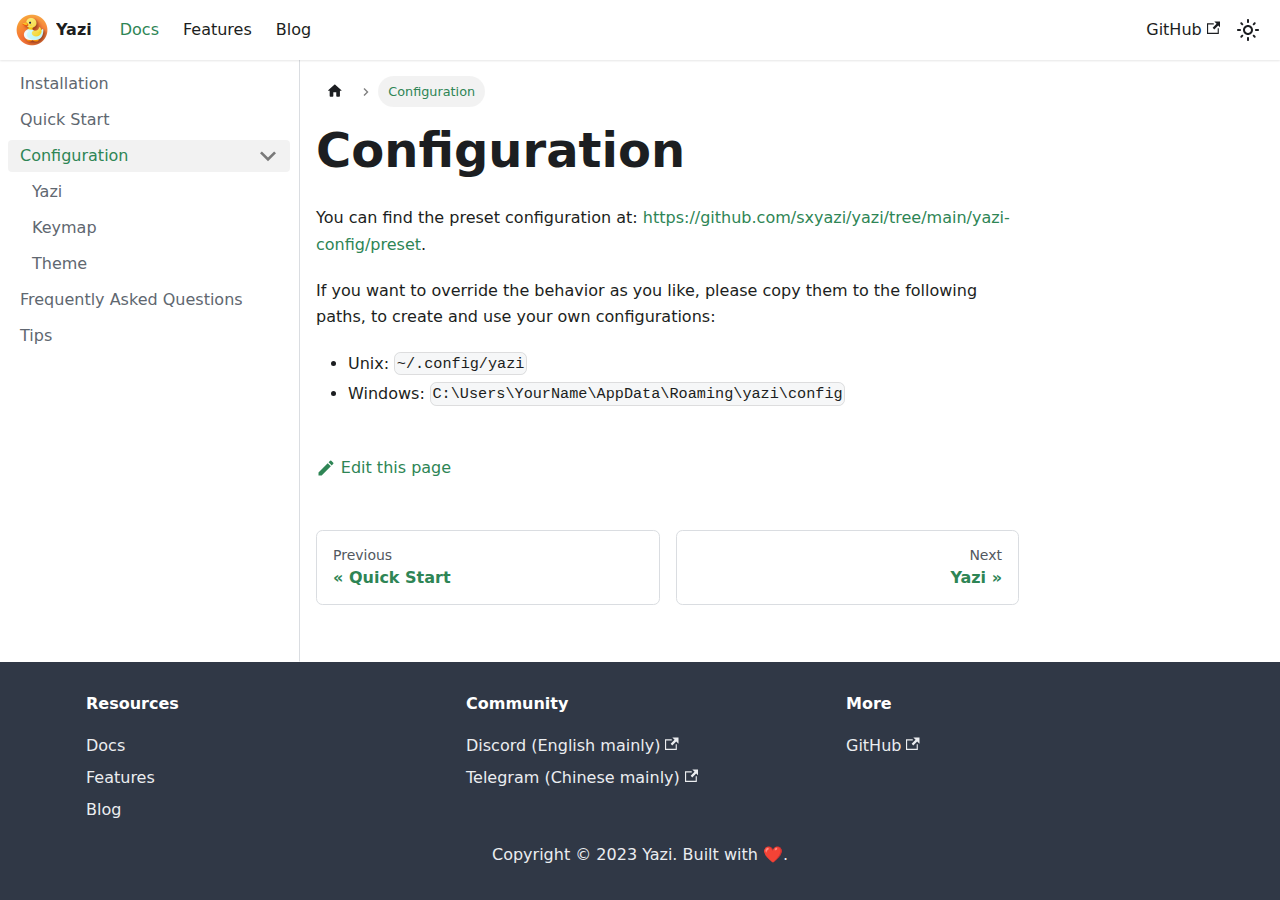
<file: docs/configuration/overview/index.html>
<!doctype html>
<html lang="en" dir="ltr" class="docs-wrapper plugin-docs plugin-id-default docs-version-current docs-doc-page docs-doc-id-configuration/overview" data-has-hydrated="false">
<head>
<meta charset="UTF-8">
<meta name="generator" content="Docusaurus v3.0.1">
<title data-rh="true">Configuration | Yazi</title><meta data-rh="true" name="viewport" content="width=device-width,initial-scale=1"><meta data-rh="true" name="twitter:card" content="summary_large_image"><meta data-rh="true" property="og:image" content="https://yazi-rs.github.io/img/docusaurus-social-card.jpg"><meta data-rh="true" name="twitter:image" content="https://yazi-rs.github.io/img/docusaurus-social-card.jpg"><meta data-rh="true" property="og:url" content="https://yazi-rs.github.io/docs/configuration/overview"><meta data-rh="true" property="og:locale" content="en"><meta data-rh="true" name="docusaurus_locale" content="en"><meta data-rh="true" name="docsearch:language" content="en"><meta data-rh="true" name="docusaurus_version" content="current"><meta data-rh="true" name="docusaurus_tag" content="docs-default-current"><meta data-rh="true" name="docsearch:version" content="current"><meta data-rh="true" name="docsearch:docusaurus_tag" content="docs-default-current"><meta data-rh="true" property="og:title" content="Configuration | Yazi"><meta data-rh="true" name="description" content="Learn how to configure Yazi."><meta data-rh="true" property="og:description" content="Learn how to configure Yazi."><link data-rh="true" rel="icon" href="/img/logo.png"><link data-rh="true" rel="canonical" href="https://yazi-rs.github.io/docs/configuration/overview"><link data-rh="true" rel="alternate" href="https://yazi-rs.github.io/docs/configuration/overview" hreflang="en"><link data-rh="true" rel="alternate" href="https://yazi-rs.github.io/docs/configuration/overview" hreflang="x-default"><link rel="alternate" type="application/rss+xml" href="/blog/rss.xml" title="Yazi RSS Feed">
<link rel="alternate" type="application/atom+xml" href="/blog/atom.xml" title="Yazi Atom Feed"><link rel="stylesheet" href="/assets/css/styles.201920e6.css">
<script src="/assets/js/runtime~main.6e2cd92a.js" defer="defer"></script>
<script src="/assets/js/main.94b11527.js" defer="defer"></script>
</head>
<body class="navigation-with-keyboard">
<script>!function(){function t(t){document.documentElement.setAttribute("data-theme",t)}var e=function(){try{return new URLSearchParams(window.location.search).get("docusaurus-theme")}catch(t){}}()||function(){try{return localStorage.getItem("theme")}catch(t){}}();t(null!==e?e:"light")}(),function(){try{const c=new URLSearchParams(window.location.search).entries();for(var[t,e]of c)if(t.startsWith("docusaurus-data-")){var a=t.replace("docusaurus-data-","data-");document.documentElement.setAttribute(a,e)}}catch(t){}}()</script><div id="__docusaurus"><div role="region" aria-label="Skip to main content"><a class="skipToContent_Y6sQ" href="#__docusaurus_skipToContent_fallback">Skip to main content</a></div><nav aria-label="Main" class="navbar navbar--fixed-top"><div class="navbar__inner"><div class="navbar__items"><button aria-label="Toggle navigation bar" aria-expanded="false" class="navbar__toggle clean-btn" type="button"><svg width="30" height="30" viewBox="0 0 30 30" aria-hidden="true"><path stroke="currentColor" stroke-linecap="round" stroke-miterlimit="10" stroke-width="2" d="M4 7h22M4 15h22M4 23h22"></path></svg></button><a class="navbar__brand" href="/"><div class="navbar__logo"><img src="/img/logo.png" alt="Yazi file manager" class="themedComponent_FXRw themedComponent--light_RIle"><img src="/img/logo.png" alt="Yazi file manager" class="themedComponent_FXRw themedComponent--dark_gZs3"></div><b class="navbar__title text--truncate">Yazi</b></a><a aria-current="page" class="navbar__item navbar__link navbar__link--active" href="/docs/installation">Docs</a><a class="navbar__item navbar__link" href="/features">Features</a><a class="navbar__item navbar__link" href="/blog">Blog</a></div><div class="navbar__items navbar__items--right"><a href="https://github.com/sxyazi/yazi" target="_blank" rel="noopener noreferrer" class="navbar__item navbar__link">GitHub<svg width="13.5" height="13.5" aria-hidden="true" viewBox="0 0 24 24" class="iconExternalLink_ykE4"><path fill="currentColor" d="M21 13v10h-21v-19h12v2h-10v15h17v-8h2zm3-12h-10.988l4.035 4-6.977 7.07 2.828 2.828 6.977-7.07 4.125 4.172v-11z"></path></svg></a><div class="toggle_XxLr colorModeToggle_cek2"><button class="clean-btn toggleButton_PFeB toggleButtonDisabled_AgSh" type="button" disabled="" title="Switch between dark and light mode (currently light mode)" aria-label="Switch between dark and light mode (currently light mode)" aria-live="polite"><svg viewBox="0 0 24 24" width="24" height="24" class="lightToggleIcon_mx8f"><path fill="currentColor" d="M12,9c1.65,0,3,1.35,3,3s-1.35,3-3,3s-3-1.35-3-3S10.35,9,12,9 M12,7c-2.76,0-5,2.24-5,5s2.24,5,5,5s5-2.24,5-5 S14.76,7,12,7L12,7z M2,13l2,0c0.55,0,1-0.45,1-1s-0.45-1-1-1l-2,0c-0.55,0-1,0.45-1,1S1.45,13,2,13z M20,13l2,0c0.55,0,1-0.45,1-1 s-0.45-1-1-1l-2,0c-0.55,0-1,0.45-1,1S19.45,13,20,13z M11,2v2c0,0.55,0.45,1,1,1s1-0.45,1-1V2c0-0.55-0.45-1-1-1S11,1.45,11,2z M11,20v2c0,0.55,0.45,1,1,1s1-0.45,1-1v-2c0-0.55-0.45-1-1-1C11.45,19,11,19.45,11,20z M5.99,4.58c-0.39-0.39-1.03-0.39-1.41,0 c-0.39,0.39-0.39,1.03,0,1.41l1.06,1.06c0.39,0.39,1.03,0.39,1.41,0s0.39-1.03,0-1.41L5.99,4.58z M18.36,16.95 c-0.39-0.39-1.03-0.39-1.41,0c-0.39,0.39-0.39,1.03,0,1.41l1.06,1.06c0.39,0.39,1.03,0.39,1.41,0c0.39-0.39,0.39-1.03,0-1.41 L18.36,16.95z M19.42,5.99c0.39-0.39,0.39-1.03,0-1.41c-0.39-0.39-1.03-0.39-1.41,0l-1.06,1.06c-0.39,0.39-0.39,1.03,0,1.41 s1.03,0.39,1.41,0L19.42,5.99z M7.05,18.36c0.39-0.39,0.39-1.03,0-1.41c-0.39-0.39-1.03-0.39-1.41,0l-1.06,1.06 c-0.39,0.39-0.39,1.03,0,1.41s1.03,0.39,1.41,0L7.05,18.36z"></path></svg><svg viewBox="0 0 24 24" width="24" height="24" class="darkToggleIcon_RRt4"><path fill="currentColor" d="M9.37,5.51C9.19,6.15,9.1,6.82,9.1,7.5c0,4.08,3.32,7.4,7.4,7.4c0.68,0,1.35-0.09,1.99-0.27C17.45,17.19,14.93,19,12,19 c-3.86,0-7-3.14-7-7C5,9.07,6.81,6.55,9.37,5.51z M12,3c-4.97,0-9,4.03-9,9s4.03,9,9,9s9-4.03,9-9c0-0.46-0.04-0.92-0.1-1.36 c-0.98,1.37-2.58,2.26-4.4,2.26c-2.98,0-5.4-2.42-5.4-5.4c0-1.81,0.89-3.42,2.26-4.4C12.92,3.04,12.46,3,12,3L12,3z"></path></svg></button></div><div class="navbarSearchContainer_ZmZO"></div></div></div><div role="presentation" class="navbar-sidebar__backdrop"></div></nav><div id="__docusaurus_skipToContent_fallback" class="main-wrapper mainWrapper__m9W"><div class="docsWrapper__2eN"><button aria-label="Scroll back to top" class="clean-btn theme-back-to-top-button backToTopButton_tPWV" type="button"></button><div class="docRoot_DpPj"><aside class="theme-doc-sidebar-container docSidebarContainer_OACY"><div class="sidebarViewport_DWLI"><div class="sidebar_TJxD"><nav aria-label="Docs sidebar" class="menu thin-scrollbar menu_fF3h"><ul class="theme-doc-sidebar-menu menu__list"><li class="theme-doc-sidebar-item-link theme-doc-sidebar-item-link-level-1 menu__list-item"><a class="menu__link" href="/docs/installation">Installation</a></li><li class="theme-doc-sidebar-item-link theme-doc-sidebar-item-link-level-1 menu__list-item"><a class="menu__link" href="/docs/quick-start">Quick Start</a></li><li class="theme-doc-sidebar-item-category theme-doc-sidebar-item-category-level-1 menu__list-item"><div class="menu__list-item-collapsible menu__list-item-collapsible--active"><a class="menu__link menu__link--sublist menu__link--active" aria-current="page" aria-expanded="true" href="/docs/configuration/overview">Configuration</a><button aria-label="Collapse sidebar category &#x27;Configuration&#x27;" type="button" class="clean-btn menu__caret"></button></div><ul style="display:block;overflow:visible;height:auto" class="menu__list"><li class="theme-doc-sidebar-item-link theme-doc-sidebar-item-link-level-2 menu__list-item"><a class="menu__link" tabindex="0" href="/docs/configuration/yazi">Yazi</a></li><li class="theme-doc-sidebar-item-link theme-doc-sidebar-item-link-level-2 menu__list-item"><a class="menu__link" tabindex="0" href="/docs/configuration/keymap">Keymap</a></li><li class="theme-doc-sidebar-item-link theme-doc-sidebar-item-link-level-2 menu__list-item"><a class="menu__link" tabindex="0" href="/docs/configuration/theme">Theme</a></li></ul></li><li class="theme-doc-sidebar-item-link theme-doc-sidebar-item-link-level-1 menu__list-item"><a class="menu__link" href="/docs/faq">Frequently Asked Questions</a></li><li class="theme-doc-sidebar-item-link theme-doc-sidebar-item-link-level-1 menu__list-item"><a class="menu__link" href="/docs/tips">Tips</a></li></ul></nav></div></div></aside><main class="docMainContainer_e0ii"><div class="container padding-top--md padding-bottom--lg"><div class="row"><div class="col docItemCol_JLQj"><div class="docItemContainer_Vsk0"><article><nav class="theme-doc-breadcrumbs breadcrumbsContainer_lLi4" aria-label="Breadcrumbs"><ul class="breadcrumbs" itemscope="" itemtype="https://schema.org/BreadcrumbList"><li class="breadcrumbs__item"><a aria-label="Home page" class="breadcrumbs__link" href="/"><svg viewBox="0 0 24 24" class="breadcrumbHomeIcon_zFVy"><path d="M10 19v-5h4v5c0 .55.45 1 1 1h3c.55 0 1-.45 1-1v-7h1.7c.46 0 .68-.57.33-.87L12.67 3.6c-.38-.34-.96-.34-1.34 0l-8.36 7.53c-.34.3-.13.87.33.87H5v7c0 .55.45 1 1 1h3c.55 0 1-.45 1-1z" fill="currentColor"></path></svg></a></li><li itemscope="" itemprop="itemListElement" itemtype="https://schema.org/ListItem" class="breadcrumbs__item breadcrumbs__item--active"><span class="breadcrumbs__link" itemprop="name">Configuration</span><meta itemprop="position" content="1"></li></ul></nav><div class="theme-doc-markdown markdown"><h1>Configuration</h1>
<p>You can find the preset configuration at: <a href="https://github.com/sxyazi/yazi/tree/main/yazi-config/preset" target="_blank" rel="noopener noreferrer">https://github.com/sxyazi/yazi/tree/main/yazi-config/preset</a>.</p>
<p>If you want to override the behavior as you like, please copy them to the following paths, to create and use your own configurations:</p>
<ul>
<li>Unix: <code>~/.config/yazi</code></li>
<li>Windows: <code>C:\Users\YourName\AppData\Roaming\yazi\config</code></li>
</ul></div><footer class="theme-doc-footer docusaurus-mt-lg"><div class="theme-doc-footer-edit-meta-row row"><div class="col"><a href="https://github.com/yazi-rs/yazi-rs.github.io/edit/main/docs/configuration/overview.mdx" target="_blank" rel="noopener noreferrer" class="theme-edit-this-page"><svg fill="currentColor" height="20" width="20" viewBox="0 0 40 40" class="iconEdit_m9O4" aria-hidden="true"><g><path d="m34.5 11.7l-3 3.1-6.3-6.3 3.1-3q0.5-0.5 1.2-0.5t1.1 0.5l3.9 3.9q0.5 0.4 0.5 1.1t-0.5 1.2z m-29.5 17.1l18.4-18.5 6.3 6.3-18.4 18.4h-6.3v-6.2z"></path></g></svg>Edit this page</a></div><div class="col lastUpdated_Mfvd"></div></div></footer></article><nav class="pagination-nav docusaurus-mt-lg" aria-label="Docs pages"><a class="pagination-nav__link pagination-nav__link--prev" href="/docs/quick-start"><div class="pagination-nav__sublabel">Previous</div><div class="pagination-nav__label">Quick Start</div></a><a class="pagination-nav__link pagination-nav__link--next" href="/docs/configuration/yazi"><div class="pagination-nav__sublabel">Next</div><div class="pagination-nav__label">Yazi</div></a></nav></div></div></div></div></main></div></div></div><footer class="footer footer--dark"><div class="container container-fluid"><div class="row footer__links"><div class="col footer__col"><div class="footer__title">Resources</div><ul class="footer__items clean-list"><li class="footer__item"><a class="footer__link-item" href="/docs/installation">Docs</a></li><li class="footer__item"><a class="footer__link-item" href="/features">Features</a></li><li class="footer__item"><a class="footer__link-item" href="/blog">Blog</a></li></ul></div><div class="col footer__col"><div class="footer__title">Community</div><ul class="footer__items clean-list"><li class="footer__item"><a href="https://discord.gg/qfADduSdJu" target="_blank" rel="noopener noreferrer" class="footer__link-item">Discord (English mainly)<svg width="13.5" height="13.5" aria-hidden="true" viewBox="0 0 24 24" class="iconExternalLink_ykE4"><path fill="currentColor" d="M21 13v10h-21v-19h12v2h-10v15h17v-8h2zm3-12h-10.988l4.035 4-6.977 7.07 2.828 2.828 6.977-7.07 4.125 4.172v-11z"></path></svg></a></li><li class="footer__item"><a href="https://t.me/yazi_rs" target="_blank" rel="noopener noreferrer" class="footer__link-item">Telegram (Chinese mainly)<svg width="13.5" height="13.5" aria-hidden="true" viewBox="0 0 24 24" class="iconExternalLink_ykE4"><path fill="currentColor" d="M21 13v10h-21v-19h12v2h-10v15h17v-8h2zm3-12h-10.988l4.035 4-6.977 7.07 2.828 2.828 6.977-7.07 4.125 4.172v-11z"></path></svg></a></li></ul></div><div class="col footer__col"><div class="footer__title">More</div><ul class="footer__items clean-list"><li class="footer__item"><a href="https://github.com/sxyazi/yazi" target="_blank" rel="noopener noreferrer" class="footer__link-item">GitHub<svg width="13.5" height="13.5" aria-hidden="true" viewBox="0 0 24 24" class="iconExternalLink_ykE4"><path fill="currentColor" d="M21 13v10h-21v-19h12v2h-10v15h17v-8h2zm3-12h-10.988l4.035 4-6.977 7.07 2.828 2.828 6.977-7.07 4.125 4.172v-11z"></path></svg></a></li></ul></div></div><div class="footer__bottom text--center"><div class="footer__copyright">Copyright © 2023 Yazi. Built with ❤️️.</div></div></div></footer></div>
</body>
</html>
</file>
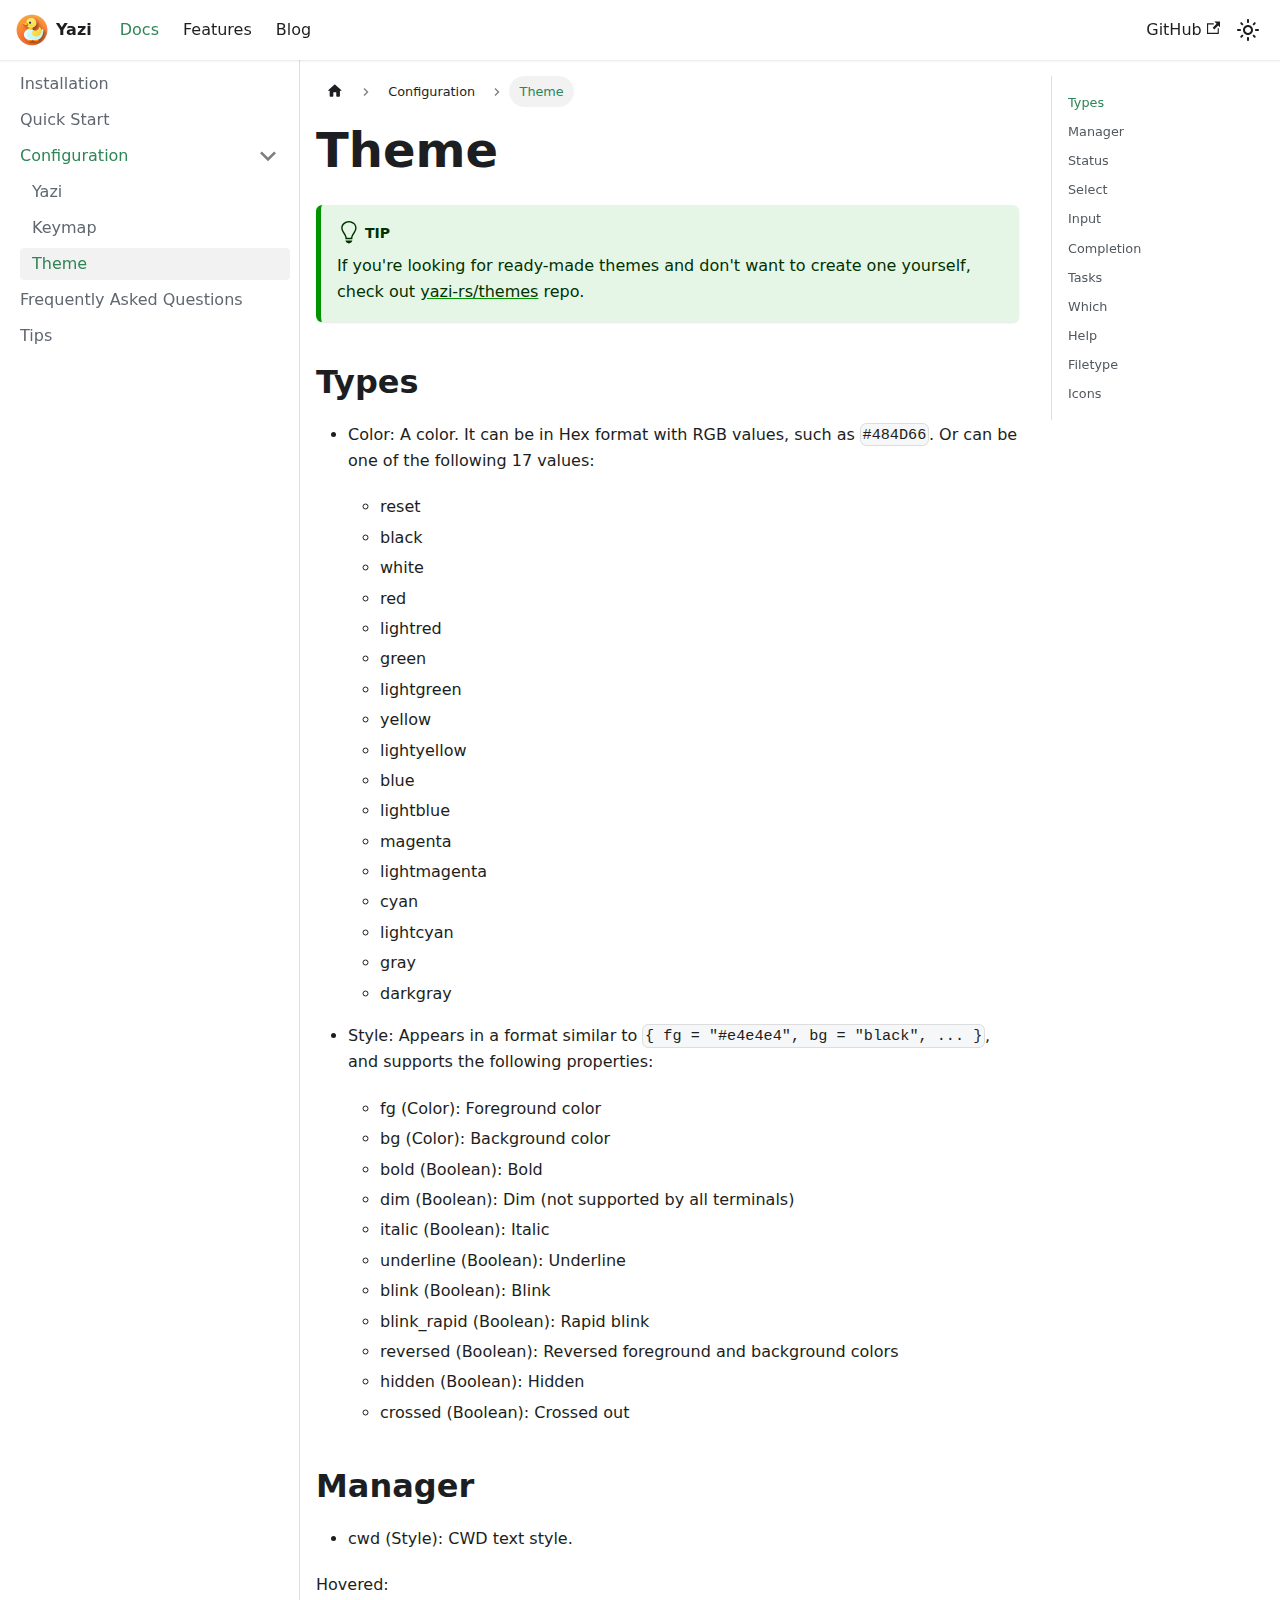
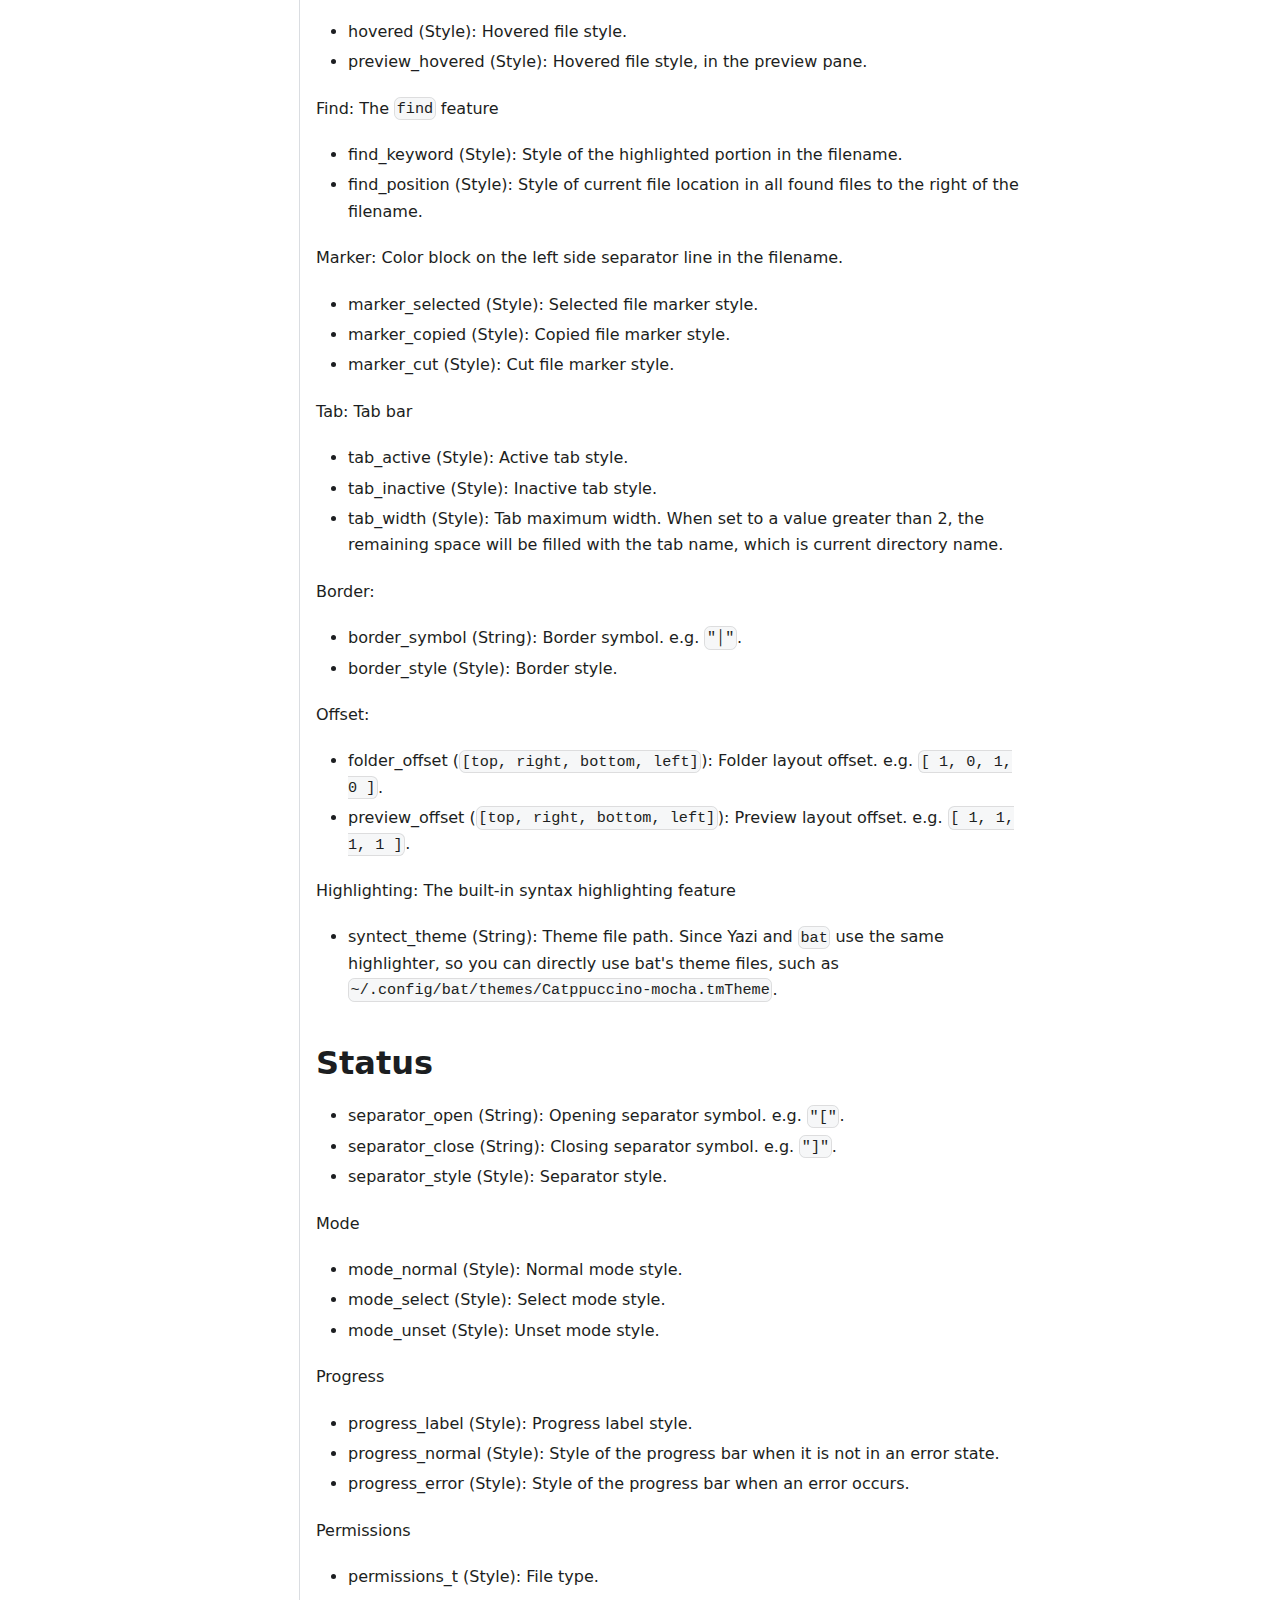
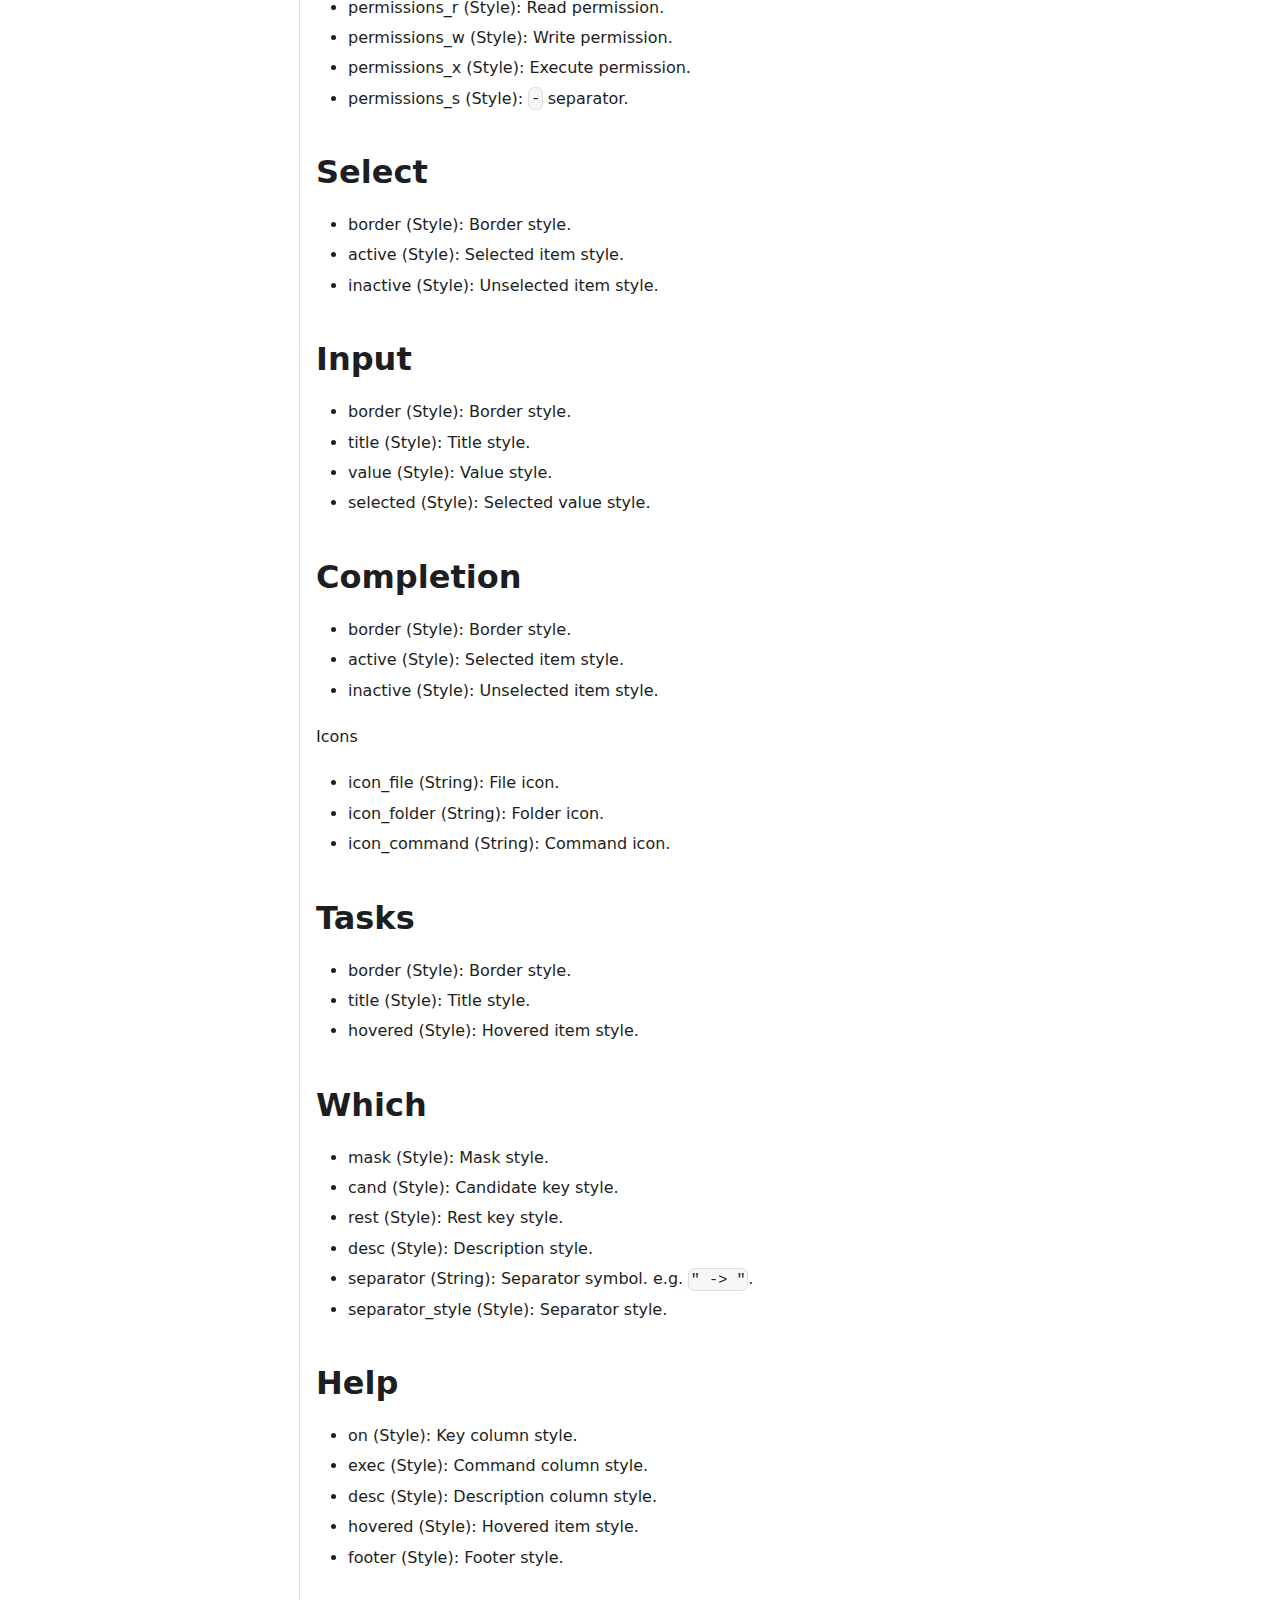
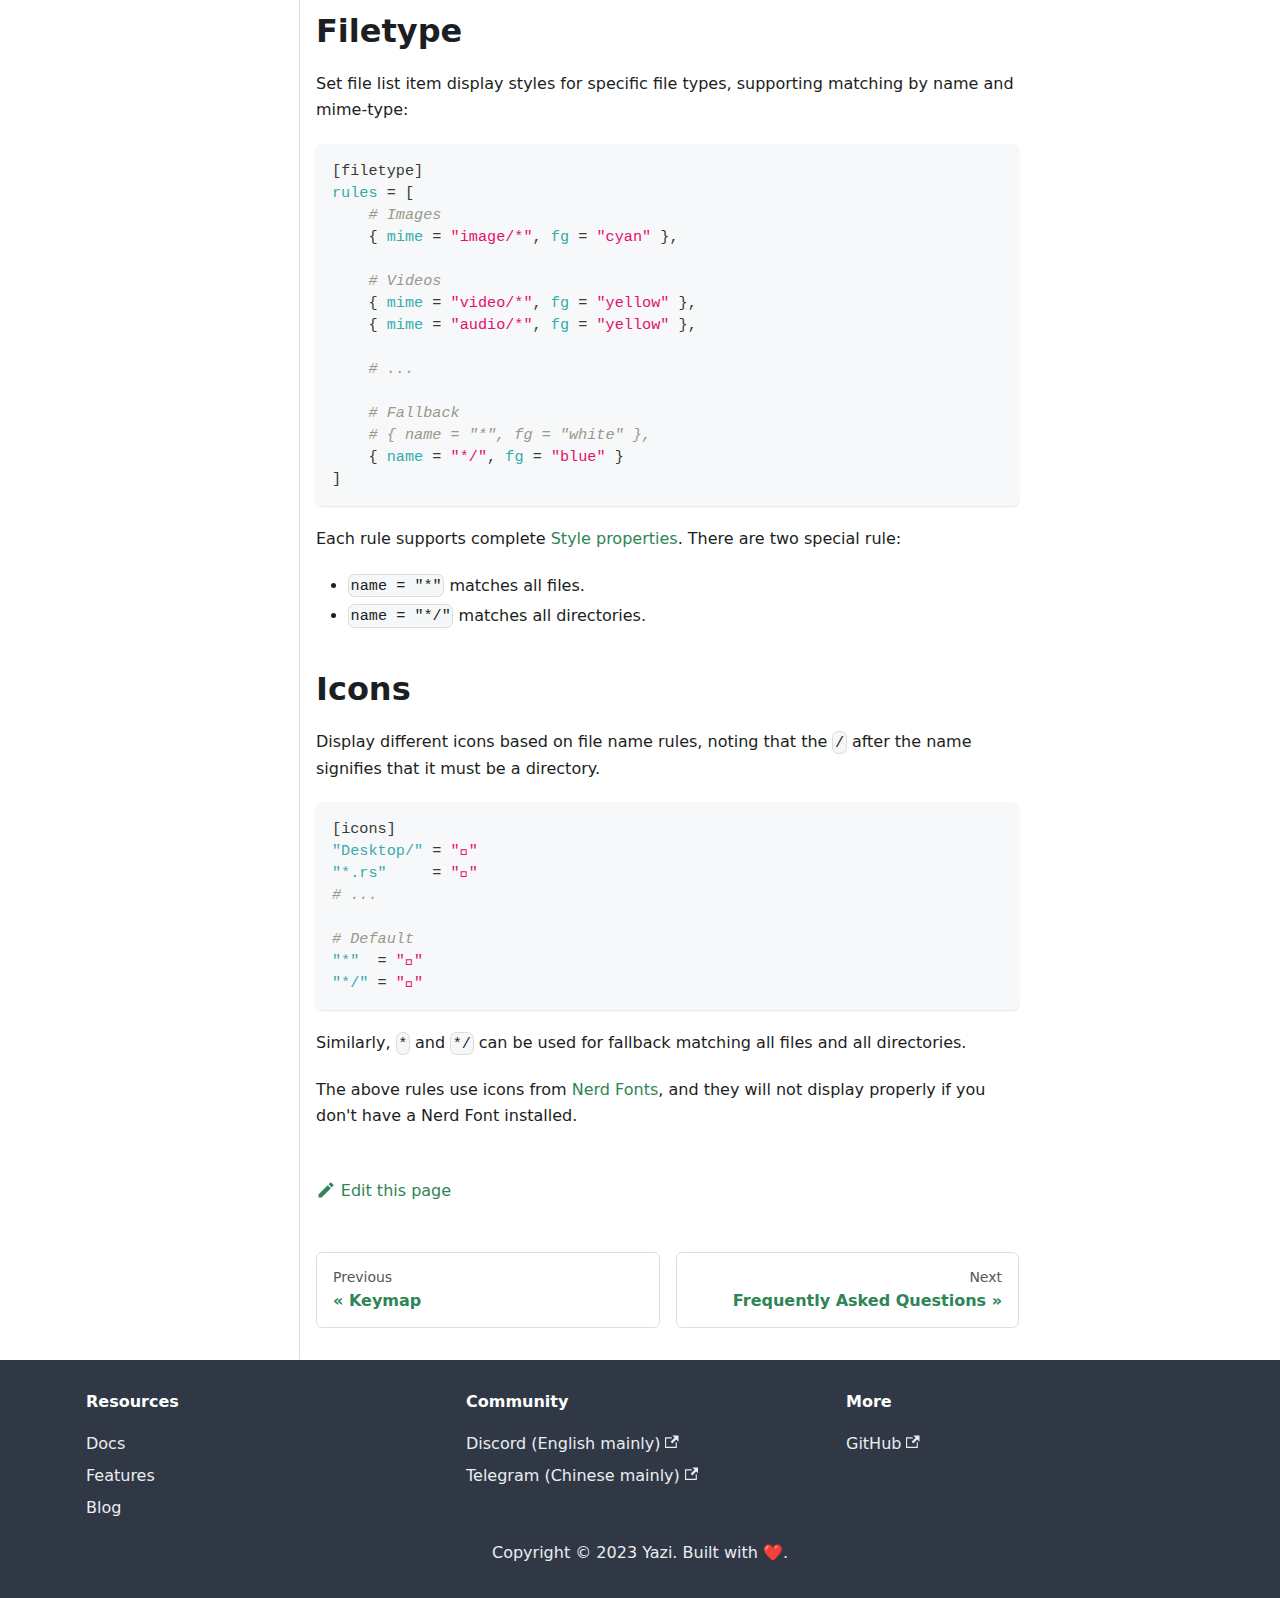
<file: docs/configuration/theme/index.html>
<!doctype html>
<html lang="en" dir="ltr" class="docs-wrapper plugin-docs plugin-id-default docs-version-current docs-doc-page docs-doc-id-configuration/theme" data-has-hydrated="false">
<head>
<meta charset="UTF-8">
<meta name="generator" content="Docusaurus v3.0.1">
<title data-rh="true">Theme | Yazi</title><meta data-rh="true" name="viewport" content="width=device-width,initial-scale=1"><meta data-rh="true" name="twitter:card" content="summary_large_image"><meta data-rh="true" property="og:image" content="https://yazi-rs.github.io/img/docusaurus-social-card.jpg"><meta data-rh="true" name="twitter:image" content="https://yazi-rs.github.io/img/docusaurus-social-card.jpg"><meta data-rh="true" property="og:url" content="https://yazi-rs.github.io/docs/configuration/theme"><meta data-rh="true" property="og:locale" content="en"><meta data-rh="true" name="docusaurus_locale" content="en"><meta data-rh="true" name="docsearch:language" content="en"><meta data-rh="true" name="docusaurus_version" content="current"><meta data-rh="true" name="docusaurus_tag" content="docs-default-current"><meta data-rh="true" name="docsearch:version" content="current"><meta data-rh="true" name="docsearch:docusaurus_tag" content="docs-default-current"><meta data-rh="true" property="og:title" content="Theme | Yazi"><meta data-rh="true" name="description" content="Learn how to configure your Yazi theme."><meta data-rh="true" property="og:description" content="Learn how to configure your Yazi theme."><link data-rh="true" rel="icon" href="/img/logo.png"><link data-rh="true" rel="canonical" href="https://yazi-rs.github.io/docs/configuration/theme"><link data-rh="true" rel="alternate" href="https://yazi-rs.github.io/docs/configuration/theme" hreflang="en"><link data-rh="true" rel="alternate" href="https://yazi-rs.github.io/docs/configuration/theme" hreflang="x-default"><link rel="alternate" type="application/rss+xml" href="/blog/rss.xml" title="Yazi RSS Feed">
<link rel="alternate" type="application/atom+xml" href="/blog/atom.xml" title="Yazi Atom Feed"><link rel="stylesheet" href="/assets/css/styles.201920e6.css">
<script src="/assets/js/runtime~main.6e2cd92a.js" defer="defer"></script>
<script src="/assets/js/main.94b11527.js" defer="defer"></script>
</head>
<body class="navigation-with-keyboard">
<script>!function(){function t(t){document.documentElement.setAttribute("data-theme",t)}var e=function(){try{return new URLSearchParams(window.location.search).get("docusaurus-theme")}catch(t){}}()||function(){try{return localStorage.getItem("theme")}catch(t){}}();t(null!==e?e:"light")}(),function(){try{const c=new URLSearchParams(window.location.search).entries();for(var[t,e]of c)if(t.startsWith("docusaurus-data-")){var a=t.replace("docusaurus-data-","data-");document.documentElement.setAttribute(a,e)}}catch(t){}}()</script><div id="__docusaurus"><div role="region" aria-label="Skip to main content"><a class="skipToContent_Y6sQ" href="#__docusaurus_skipToContent_fallback">Skip to main content</a></div><nav aria-label="Main" class="navbar navbar--fixed-top"><div class="navbar__inner"><div class="navbar__items"><button aria-label="Toggle navigation bar" aria-expanded="false" class="navbar__toggle clean-btn" type="button"><svg width="30" height="30" viewBox="0 0 30 30" aria-hidden="true"><path stroke="currentColor" stroke-linecap="round" stroke-miterlimit="10" stroke-width="2" d="M4 7h22M4 15h22M4 23h22"></path></svg></button><a class="navbar__brand" href="/"><div class="navbar__logo"><img src="/img/logo.png" alt="Yazi file manager" class="themedComponent_FXRw themedComponent--light_RIle"><img src="/img/logo.png" alt="Yazi file manager" class="themedComponent_FXRw themedComponent--dark_gZs3"></div><b class="navbar__title text--truncate">Yazi</b></a><a aria-current="page" class="navbar__item navbar__link navbar__link--active" href="/docs/installation">Docs</a><a class="navbar__item navbar__link" href="/features">Features</a><a class="navbar__item navbar__link" href="/blog">Blog</a></div><div class="navbar__items navbar__items--right"><a href="https://github.com/sxyazi/yazi" target="_blank" rel="noopener noreferrer" class="navbar__item navbar__link">GitHub<svg width="13.5" height="13.5" aria-hidden="true" viewBox="0 0 24 24" class="iconExternalLink_ykE4"><path fill="currentColor" d="M21 13v10h-21v-19h12v2h-10v15h17v-8h2zm3-12h-10.988l4.035 4-6.977 7.07 2.828 2.828 6.977-7.07 4.125 4.172v-11z"></path></svg></a><div class="toggle_XxLr colorModeToggle_cek2"><button class="clean-btn toggleButton_PFeB toggleButtonDisabled_AgSh" type="button" disabled="" title="Switch between dark and light mode (currently light mode)" aria-label="Switch between dark and light mode (currently light mode)" aria-live="polite"><svg viewBox="0 0 24 24" width="24" height="24" class="lightToggleIcon_mx8f"><path fill="currentColor" d="M12,9c1.65,0,3,1.35,3,3s-1.35,3-3,3s-3-1.35-3-3S10.35,9,12,9 M12,7c-2.76,0-5,2.24-5,5s2.24,5,5,5s5-2.24,5-5 S14.76,7,12,7L12,7z M2,13l2,0c0.55,0,1-0.45,1-1s-0.45-1-1-1l-2,0c-0.55,0-1,0.45-1,1S1.45,13,2,13z M20,13l2,0c0.55,0,1-0.45,1-1 s-0.45-1-1-1l-2,0c-0.55,0-1,0.45-1,1S19.45,13,20,13z M11,2v2c0,0.55,0.45,1,1,1s1-0.45,1-1V2c0-0.55-0.45-1-1-1S11,1.45,11,2z M11,20v2c0,0.55,0.45,1,1,1s1-0.45,1-1v-2c0-0.55-0.45-1-1-1C11.45,19,11,19.45,11,20z M5.99,4.58c-0.39-0.39-1.03-0.39-1.41,0 c-0.39,0.39-0.39,1.03,0,1.41l1.06,1.06c0.39,0.39,1.03,0.39,1.41,0s0.39-1.03,0-1.41L5.99,4.58z M18.36,16.95 c-0.39-0.39-1.03-0.39-1.41,0c-0.39,0.39-0.39,1.03,0,1.41l1.06,1.06c0.39,0.39,1.03,0.39,1.41,0c0.39-0.39,0.39-1.03,0-1.41 L18.36,16.95z M19.42,5.99c0.39-0.39,0.39-1.03,0-1.41c-0.39-0.39-1.03-0.39-1.41,0l-1.06,1.06c-0.39,0.39-0.39,1.03,0,1.41 s1.03,0.39,1.41,0L19.42,5.99z M7.05,18.36c0.39-0.39,0.39-1.03,0-1.41c-0.39-0.39-1.03-0.39-1.41,0l-1.06,1.06 c-0.39,0.39-0.39,1.03,0,1.41s1.03,0.39,1.41,0L7.05,18.36z"></path></svg><svg viewBox="0 0 24 24" width="24" height="24" class="darkToggleIcon_RRt4"><path fill="currentColor" d="M9.37,5.51C9.19,6.15,9.1,6.82,9.1,7.5c0,4.08,3.32,7.4,7.4,7.4c0.68,0,1.35-0.09,1.99-0.27C17.45,17.19,14.93,19,12,19 c-3.86,0-7-3.14-7-7C5,9.07,6.81,6.55,9.37,5.51z M12,3c-4.97,0-9,4.03-9,9s4.03,9,9,9s9-4.03,9-9c0-0.46-0.04-0.92-0.1-1.36 c-0.98,1.37-2.58,2.26-4.4,2.26c-2.98,0-5.4-2.42-5.4-5.4c0-1.81,0.89-3.42,2.26-4.4C12.92,3.04,12.46,3,12,3L12,3z"></path></svg></button></div><div class="navbarSearchContainer_ZmZO"></div></div></div><div role="presentation" class="navbar-sidebar__backdrop"></div></nav><div id="__docusaurus_skipToContent_fallback" class="main-wrapper mainWrapper__m9W"><div class="docsWrapper__2eN"><button aria-label="Scroll back to top" class="clean-btn theme-back-to-top-button backToTopButton_tPWV" type="button"></button><div class="docRoot_DpPj"><aside class="theme-doc-sidebar-container docSidebarContainer_OACY"><div class="sidebarViewport_DWLI"><div class="sidebar_TJxD"><nav aria-label="Docs sidebar" class="menu thin-scrollbar menu_fF3h"><ul class="theme-doc-sidebar-menu menu__list"><li class="theme-doc-sidebar-item-link theme-doc-sidebar-item-link-level-1 menu__list-item"><a class="menu__link" href="/docs/installation">Installation</a></li><li class="theme-doc-sidebar-item-link theme-doc-sidebar-item-link-level-1 menu__list-item"><a class="menu__link" href="/docs/quick-start">Quick Start</a></li><li class="theme-doc-sidebar-item-category theme-doc-sidebar-item-category-level-1 menu__list-item"><div class="menu__list-item-collapsible"><a class="menu__link menu__link--sublist menu__link--active" aria-expanded="true" href="/docs/configuration/overview">Configuration</a><button aria-label="Collapse sidebar category &#x27;Configuration&#x27;" type="button" class="clean-btn menu__caret"></button></div><ul style="display:block;overflow:visible;height:auto" class="menu__list"><li class="theme-doc-sidebar-item-link theme-doc-sidebar-item-link-level-2 menu__list-item"><a class="menu__link" tabindex="0" href="/docs/configuration/yazi">Yazi</a></li><li class="theme-doc-sidebar-item-link theme-doc-sidebar-item-link-level-2 menu__list-item"><a class="menu__link" tabindex="0" href="/docs/configuration/keymap">Keymap</a></li><li class="theme-doc-sidebar-item-link theme-doc-sidebar-item-link-level-2 menu__list-item"><a class="menu__link menu__link--active" aria-current="page" tabindex="0" href="/docs/configuration/theme">Theme</a></li></ul></li><li class="theme-doc-sidebar-item-link theme-doc-sidebar-item-link-level-1 menu__list-item"><a class="menu__link" href="/docs/faq">Frequently Asked Questions</a></li><li class="theme-doc-sidebar-item-link theme-doc-sidebar-item-link-level-1 menu__list-item"><a class="menu__link" href="/docs/tips">Tips</a></li></ul></nav></div></div></aside><main class="docMainContainer_e0ii"><div class="container padding-top--md padding-bottom--lg"><div class="row"><div class="col docItemCol_JLQj"><div class="docItemContainer_Vsk0"><article><nav class="theme-doc-breadcrumbs breadcrumbsContainer_lLi4" aria-label="Breadcrumbs"><ul class="breadcrumbs" itemscope="" itemtype="https://schema.org/BreadcrumbList"><li class="breadcrumbs__item"><a aria-label="Home page" class="breadcrumbs__link" href="/"><svg viewBox="0 0 24 24" class="breadcrumbHomeIcon_zFVy"><path d="M10 19v-5h4v5c0 .55.45 1 1 1h3c.55 0 1-.45 1-1v-7h1.7c.46 0 .68-.57.33-.87L12.67 3.6c-.38-.34-.96-.34-1.34 0l-8.36 7.53c-.34.3-.13.87.33.87H5v7c0 .55.45 1 1 1h3c.55 0 1-.45 1-1z" fill="currentColor"></path></svg></a></li><li itemscope="" itemprop="itemListElement" itemtype="https://schema.org/ListItem" class="breadcrumbs__item"><a class="breadcrumbs__link" itemprop="item" href="/docs/configuration/overview"><span itemprop="name">Configuration</span></a><meta itemprop="position" content="1"></li><li itemscope="" itemprop="itemListElement" itemtype="https://schema.org/ListItem" class="breadcrumbs__item breadcrumbs__item--active"><span class="breadcrumbs__link" itemprop="name">Theme</span><meta itemprop="position" content="2"></li></ul></nav><div class="tocCollapsible_IOs9 theme-doc-toc-mobile tocMobile_HguY"><button type="button" class="clean-btn tocCollapsibleButton_WcGQ">On this page</button></div><div class="theme-doc-markdown markdown"><h1>Theme</h1>
<div class="theme-admonition theme-admonition-tip admonition_JTz2 alert alert--success"><div class="admonitionHeading_kYAL"><span class="admonitionIcon_NV6L"><svg viewBox="0 0 12 16"><path fill-rule="evenodd" d="M6.5 0C3.48 0 1 2.19 1 5c0 .92.55 2.25 1 3 1.34 2.25 1.78 2.78 2 4v1h5v-1c.22-1.22.66-1.75 2-4 .45-.75 1-2.08 1-3 0-2.81-2.48-5-5.5-5zm3.64 7.48c-.25.44-.47.8-.67 1.11-.86 1.41-1.25 2.06-1.45 3.23-.02.05-.02.11-.02.17H5c0-.06 0-.13-.02-.17-.2-1.17-.59-1.83-1.45-3.23-.2-.31-.42-.67-.67-1.11C2.44 6.78 2 5.65 2 5c0-2.2 2.02-4 4.5-4 1.22 0 2.36.42 3.22 1.19C10.55 2.94 11 3.94 11 5c0 .66-.44 1.78-.86 2.48zM4 14h5c-.23 1.14-1.3 2-2.5 2s-2.27-.86-2.5-2z"></path></svg></span>tip</div><div class="admonitionContent_zaJK"><p>If you&#x27;re looking for ready-made themes and don&#x27;t want to create one yourself, check out <a href="https://github.com/yazi-rs/themes" target="_blank" rel="noopener noreferrer">yazi-rs/themes</a> repo.</p></div></div>
<h2 class="anchor anchorWithStickyNavbar_M3_O" id="types">Types<a href="#types" class="hash-link" aria-label="Direct link to Types" title="Direct link to Types">​</a></h2>
<ul>
<li>
<p>Color: A color. It can be in Hex format with RGB values, such as <code>#484D66</code>. Or can be one of the following 17 values:</p>
<ul>
<li>reset</li>
<li>black</li>
<li>white</li>
<li>red</li>
<li>lightred</li>
<li>green</li>
<li>lightgreen</li>
<li>yellow</li>
<li>lightyellow</li>
<li>blue</li>
<li>lightblue</li>
<li>magenta</li>
<li>lightmagenta</li>
<li>cyan</li>
<li>lightcyan</li>
<li>gray</li>
<li>darkgray</li>
</ul>
</li>
<li>
<p>Style: Appears in a format similar to <code>{ fg = &quot;#e4e4e4&quot;, bg = &quot;black&quot;, ... }</code>, and supports the following properties:</p>
<ul>
<li>fg (Color): Foreground color</li>
<li>bg (Color): Background color</li>
<li>bold (Boolean): Bold</li>
<li>dim (Boolean): Dim (not supported by all terminals)</li>
<li>italic (Boolean): Italic</li>
<li>underline (Boolean): Underline</li>
<li>blink (Boolean): Blink</li>
<li>blink_rapid (Boolean): Rapid blink</li>
<li>reversed (Boolean): Reversed foreground and background colors</li>
<li>hidden (Boolean): Hidden</li>
<li>crossed (Boolean): Crossed out</li>
</ul>
</li>
</ul>
<h2 class="anchor anchorWithStickyNavbar_M3_O" id="manager">Manager<a href="#manager" class="hash-link" aria-label="Direct link to Manager" title="Direct link to Manager">​</a></h2>
<ul>
<li>cwd (Style): CWD text style.</li>
</ul>
<p>Hovered:</p>
<ul>
<li>hovered (Style): Hovered file style.</li>
<li>preview_hovered (Style): Hovered file style, in the preview pane.</li>
</ul>
<p>Find: The <code>find</code> feature</p>
<ul>
<li>find_keyword (Style): Style of the highlighted portion in the filename.</li>
<li>find_position (Style): Style of current file location in all found files to the right of the filename.</li>
</ul>
<p>Marker: Color block on the left side separator line in the filename.</p>
<ul>
<li>marker_selected (Style): Selected file marker style.</li>
<li>marker_copied (Style): Copied file marker style.</li>
<li>marker_cut (Style): Cut file marker style.</li>
</ul>
<p>Tab: Tab bar</p>
<ul>
<li>tab_active (Style): Active tab style.</li>
<li>tab_inactive (Style): Inactive tab style.</li>
<li>tab_width (Style): Tab maximum width. When set to a value greater than 2, the remaining space will be filled with the tab name, which is current directory name.</li>
</ul>
<p>Border:</p>
<ul>
<li>border_symbol (String): Border symbol. e.g. <code>&quot;│&quot;</code>.</li>
<li>border_style (Style): Border style.</li>
</ul>
<p>Offset:</p>
<ul>
<li>folder_offset (<code>[top, right, bottom, left]</code>): Folder layout offset. e.g. <code>[ 1, 0, 1, 0 ]</code>.</li>
<li>preview_offset (<code>[top, right, bottom, left]</code>): Preview layout offset. e.g. <code>[ 1, 1, 1, 1 ]</code>.</li>
</ul>
<p>Highlighting: The built-in syntax highlighting feature</p>
<ul>
<li>syntect_theme (String): Theme file path. Since Yazi and <code>bat</code> use the same highlighter, so you can directly use bat&#x27;s theme files, such as <code>~/.config/bat/themes/Catppuccino-mocha.tmTheme</code>.</li>
</ul>
<h2 class="anchor anchorWithStickyNavbar_M3_O" id="status">Status<a href="#status" class="hash-link" aria-label="Direct link to Status" title="Direct link to Status">​</a></h2>
<ul>
<li>separator_open (String): Opening separator symbol. e.g. <code>&quot;[&quot;</code>.</li>
<li>separator_close (String): Closing separator symbol. e.g. <code>&quot;]&quot;</code>.</li>
<li>separator_style (Style): Separator style.</li>
</ul>
<p>Mode</p>
<ul>
<li>mode_normal (Style): Normal mode style.</li>
<li>mode_select (Style): Select mode style.</li>
<li>mode_unset (Style): Unset mode style.</li>
</ul>
<p>Progress</p>
<ul>
<li>progress_label (Style): Progress label style.</li>
<li>progress_normal (Style): Style of the progress bar when it is not in an error state.</li>
<li>progress_error (Style): Style of the progress bar when an error occurs.</li>
</ul>
<p>Permissions</p>
<ul>
<li>permissions_t (Style): File type.</li>
<li>permissions_r (Style): Read permission.</li>
<li>permissions_w (Style): Write permission.</li>
<li>permissions_x (Style): Execute permission.</li>
<li>permissions_s (Style): <code>-</code> separator.</li>
</ul>
<h2 class="anchor anchorWithStickyNavbar_M3_O" id="select">Select<a href="#select" class="hash-link" aria-label="Direct link to Select" title="Direct link to Select">​</a></h2>
<ul>
<li>border (Style): Border style.</li>
<li>active (Style): Selected item style.</li>
<li>inactive (Style): Unselected item style.</li>
</ul>
<h2 class="anchor anchorWithStickyNavbar_M3_O" id="input">Input<a href="#input" class="hash-link" aria-label="Direct link to Input" title="Direct link to Input">​</a></h2>
<ul>
<li>border (Style): Border style.</li>
<li>title (Style): Title style.</li>
<li>value (Style): Value style.</li>
<li>selected (Style): Selected value style.</li>
</ul>
<h2 class="anchor anchorWithStickyNavbar_M3_O" id="completion">Completion<a href="#completion" class="hash-link" aria-label="Direct link to Completion" title="Direct link to Completion">​</a></h2>
<ul>
<li>border (Style): Border style.</li>
<li>active (Style): Selected item style.</li>
<li>inactive (Style): Unselected item style.</li>
</ul>
<p>Icons</p>
<ul>
<li>icon_file (String): File icon.</li>
<li>icon_folder (String): Folder icon.</li>
<li>icon_command (String): Command icon.</li>
</ul>
<h2 class="anchor anchorWithStickyNavbar_M3_O" id="tasks">Tasks<a href="#tasks" class="hash-link" aria-label="Direct link to Tasks" title="Direct link to Tasks">​</a></h2>
<ul>
<li>border (Style): Border style.</li>
<li>title (Style): Title style.</li>
<li>hovered (Style): Hovered item style.</li>
</ul>
<h2 class="anchor anchorWithStickyNavbar_M3_O" id="which">Which<a href="#which" class="hash-link" aria-label="Direct link to Which" title="Direct link to Which">​</a></h2>
<ul>
<li>mask (Style): Mask style.</li>
<li>cand (Style): Candidate key style.</li>
<li>rest (Style): Rest key style.</li>
<li>desc (Style): Description style.</li>
<li>separator (String): Separator symbol. e.g. <code>&quot; -&gt; &quot;</code>.</li>
<li>separator_style (Style): Separator style.</li>
</ul>
<h2 class="anchor anchorWithStickyNavbar_M3_O" id="help">Help<a href="#help" class="hash-link" aria-label="Direct link to Help" title="Direct link to Help">​</a></h2>
<ul>
<li>on (Style): Key column style.</li>
<li>exec (Style): Command column style.</li>
<li>desc (Style): Description column style.</li>
<li>hovered (Style): Hovered item style.</li>
<li>footer (Style): Footer style.</li>
</ul>
<h2 class="anchor anchorWithStickyNavbar_M3_O" id="filetype">Filetype<a href="#filetype" class="hash-link" aria-label="Direct link to Filetype" title="Direct link to Filetype">​</a></h2>
<p>Set file list item display styles for specific file types, supporting matching by name and mime-type:</p>
<div class="language-toml codeBlockContainer_BshS theme-code-block" style="--prism-color:#393A34;--prism-background-color:#f6f8fa"><div class="codeBlockContent_Jl0L"><pre tabindex="0" class="prism-code language-toml codeBlock_g9It thin-scrollbar" style="color:#393A34;background-color:#f6f8fa"><code class="codeBlockLines_quA2"><span class="token-line" style="color:#393A34"><span class="token punctuation" style="color:#393A34">[</span><span class="token table class-name">filetype</span><span class="token punctuation" style="color:#393A34">]</span><span class="token plain"></span><br></span><span class="token-line" style="color:#393A34"><span class="token plain"></span><span class="token key property" style="color:#36acaa">rules</span><span class="token plain"> </span><span class="token punctuation" style="color:#393A34">=</span><span class="token plain"> </span><span class="token punctuation" style="color:#393A34">[</span><span class="token plain"></span><br></span><span class="token-line" style="color:#393A34"><span class="token plain">	</span><span class="token comment" style="color:#999988;font-style:italic"># Images</span><span class="token plain"></span><br></span><span class="token-line" style="color:#393A34"><span class="token plain">	</span><span class="token punctuation" style="color:#393A34">{</span><span class="token plain"> </span><span class="token key property" style="color:#36acaa">mime</span><span class="token plain"> </span><span class="token punctuation" style="color:#393A34">=</span><span class="token plain"> </span><span class="token string" style="color:#e3116c">&quot;image/*&quot;</span><span class="token punctuation" style="color:#393A34">,</span><span class="token plain"> </span><span class="token key property" style="color:#36acaa">fg</span><span class="token plain"> </span><span class="token punctuation" style="color:#393A34">=</span><span class="token plain"> </span><span class="token string" style="color:#e3116c">&quot;cyan&quot;</span><span class="token plain"> </span><span class="token punctuation" style="color:#393A34">}</span><span class="token punctuation" style="color:#393A34">,</span><span class="token plain"></span><br></span><span class="token-line" style="color:#393A34"><span class="token plain" style="display:inline-block"></span><br></span><span class="token-line" style="color:#393A34"><span class="token plain">	</span><span class="token comment" style="color:#999988;font-style:italic"># Videos</span><span class="token plain"></span><br></span><span class="token-line" style="color:#393A34"><span class="token plain">	</span><span class="token punctuation" style="color:#393A34">{</span><span class="token plain"> </span><span class="token key property" style="color:#36acaa">mime</span><span class="token plain"> </span><span class="token punctuation" style="color:#393A34">=</span><span class="token plain"> </span><span class="token string" style="color:#e3116c">&quot;video/*&quot;</span><span class="token punctuation" style="color:#393A34">,</span><span class="token plain"> </span><span class="token key property" style="color:#36acaa">fg</span><span class="token plain"> </span><span class="token punctuation" style="color:#393A34">=</span><span class="token plain"> </span><span class="token string" style="color:#e3116c">&quot;yellow&quot;</span><span class="token plain"> </span><span class="token punctuation" style="color:#393A34">}</span><span class="token punctuation" style="color:#393A34">,</span><span class="token plain"></span><br></span><span class="token-line" style="color:#393A34"><span class="token plain">	</span><span class="token punctuation" style="color:#393A34">{</span><span class="token plain"> </span><span class="token key property" style="color:#36acaa">mime</span><span class="token plain"> </span><span class="token punctuation" style="color:#393A34">=</span><span class="token plain"> </span><span class="token string" style="color:#e3116c">&quot;audio/*&quot;</span><span class="token punctuation" style="color:#393A34">,</span><span class="token plain"> </span><span class="token key property" style="color:#36acaa">fg</span><span class="token plain"> </span><span class="token punctuation" style="color:#393A34">=</span><span class="token plain"> </span><span class="token string" style="color:#e3116c">&quot;yellow&quot;</span><span class="token plain"> </span><span class="token punctuation" style="color:#393A34">}</span><span class="token punctuation" style="color:#393A34">,</span><span class="token plain"></span><br></span><span class="token-line" style="color:#393A34"><span class="token plain" style="display:inline-block"></span><br></span><span class="token-line" style="color:#393A34"><span class="token plain">	</span><span class="token comment" style="color:#999988;font-style:italic"># ...</span><span class="token plain"></span><br></span><span class="token-line" style="color:#393A34"><span class="token plain" style="display:inline-block"></span><br></span><span class="token-line" style="color:#393A34"><span class="token plain">	</span><span class="token comment" style="color:#999988;font-style:italic"># Fallback</span><span class="token plain"></span><br></span><span class="token-line" style="color:#393A34"><span class="token plain">	</span><span class="token comment" style="color:#999988;font-style:italic"># { name = &quot;*&quot;, fg = &quot;white&quot; },</span><span class="token plain"></span><br></span><span class="token-line" style="color:#393A34"><span class="token plain">	</span><span class="token punctuation" style="color:#393A34">{</span><span class="token plain"> </span><span class="token key property" style="color:#36acaa">name</span><span class="token plain"> </span><span class="token punctuation" style="color:#393A34">=</span><span class="token plain"> </span><span class="token string" style="color:#e3116c">&quot;*/&quot;</span><span class="token punctuation" style="color:#393A34">,</span><span class="token plain"> </span><span class="token key property" style="color:#36acaa">fg</span><span class="token plain"> </span><span class="token punctuation" style="color:#393A34">=</span><span class="token plain"> </span><span class="token string" style="color:#e3116c">&quot;blue&quot;</span><span class="token plain"> </span><span class="token punctuation" style="color:#393A34">}</span><span class="token plain"></span><br></span><span class="token-line" style="color:#393A34"><span class="token plain"></span><span class="token punctuation" style="color:#393A34">]</span><br></span></code></pre><div class="buttonGroup_DZoE"><button type="button" aria-label="Copy code to clipboard" title="Copy" class="clean-btn"><span class="copyButtonIcons_sO2o" aria-hidden="true"><svg viewBox="0 0 24 24" class="copyButtonIcon_wTda"><path fill="currentColor" d="M19,21H8V7H19M19,5H8A2,2 0 0,0 6,7V21A2,2 0 0,0 8,23H19A2,2 0 0,0 21,21V7A2,2 0 0,0 19,5M16,1H4A2,2 0 0,0 2,3V17H4V3H16V1Z"></path></svg><svg viewBox="0 0 24 24" class="copyButtonSuccessIcon_n_e4"><path fill="currentColor" d="M21,7L9,19L3.5,13.5L4.91,12.09L9,16.17L19.59,5.59L21,7Z"></path></svg></span></button></div></div></div>
<p>Each rule supports complete <a href="#Types">Style properties</a>. There are two special rule:</p>
<ul>
<li><code>name = &quot;*&quot;</code> matches all files.</li>
<li><code>name = &quot;*/&quot;</code> matches all directories.</li>
</ul>
<h2 class="anchor anchorWithStickyNavbar_M3_O" id="icons">Icons<a href="#icons" class="hash-link" aria-label="Direct link to Icons" title="Direct link to Icons">​</a></h2>
<p>Display different icons based on file name rules, noting that the <code>/</code> after the name signifies that it must be a directory.</p>
<div class="language-toml codeBlockContainer_BshS theme-code-block" style="--prism-color:#393A34;--prism-background-color:#f6f8fa"><div class="codeBlockContent_Jl0L"><pre tabindex="0" class="prism-code language-toml codeBlock_g9It thin-scrollbar" style="color:#393A34;background-color:#f6f8fa"><code class="codeBlockLines_quA2"><span class="token-line" style="color:#393A34"><span class="token punctuation" style="color:#393A34">[</span><span class="token table class-name">icons</span><span class="token punctuation" style="color:#393A34">]</span><span class="token plain"></span><br></span><span class="token-line" style="color:#393A34"><span class="token plain"></span><span class="token key property" style="color:#36acaa">&quot;Desktop/&quot;</span><span class="token plain"> </span><span class="token punctuation" style="color:#393A34">=</span><span class="token plain"> </span><span class="token string" style="color:#e3116c">&quot;&quot;</span><span class="token plain"></span><br></span><span class="token-line" style="color:#393A34"><span class="token plain"></span><span class="token key property" style="color:#36acaa">&quot;*.rs&quot;</span><span class="token plain">     </span><span class="token punctuation" style="color:#393A34">=</span><span class="token plain"> </span><span class="token string" style="color:#e3116c">&quot;&quot;</span><span class="token plain"></span><br></span><span class="token-line" style="color:#393A34"><span class="token plain"></span><span class="token comment" style="color:#999988;font-style:italic"># ...</span><span class="token plain"></span><br></span><span class="token-line" style="color:#393A34"><span class="token plain" style="display:inline-block"></span><br></span><span class="token-line" style="color:#393A34"><span class="token plain"></span><span class="token comment" style="color:#999988;font-style:italic"># Default</span><span class="token plain"></span><br></span><span class="token-line" style="color:#393A34"><span class="token plain"></span><span class="token key property" style="color:#36acaa">&quot;*&quot;</span><span class="token plain">  </span><span class="token punctuation" style="color:#393A34">=</span><span class="token plain"> </span><span class="token string" style="color:#e3116c">&quot;&quot;</span><span class="token plain"></span><br></span><span class="token-line" style="color:#393A34"><span class="token plain"></span><span class="token key property" style="color:#36acaa">&quot;*/&quot;</span><span class="token plain"> </span><span class="token punctuation" style="color:#393A34">=</span><span class="token plain"> </span><span class="token string" style="color:#e3116c">&quot;&quot;</span><br></span></code></pre><div class="buttonGroup_DZoE"><button type="button" aria-label="Copy code to clipboard" title="Copy" class="clean-btn"><span class="copyButtonIcons_sO2o" aria-hidden="true"><svg viewBox="0 0 24 24" class="copyButtonIcon_wTda"><path fill="currentColor" d="M19,21H8V7H19M19,5H8A2,2 0 0,0 6,7V21A2,2 0 0,0 8,23H19A2,2 0 0,0 21,21V7A2,2 0 0,0 19,5M16,1H4A2,2 0 0,0 2,3V17H4V3H16V1Z"></path></svg><svg viewBox="0 0 24 24" class="copyButtonSuccessIcon_n_e4"><path fill="currentColor" d="M21,7L9,19L3.5,13.5L4.91,12.09L9,16.17L19.59,5.59L21,7Z"></path></svg></span></button></div></div></div>
<p>Similarly, <code>*</code> and <code>*/</code> can be used for fallback matching all files and all directories.</p>
<p>The above rules use icons from <a href="https://www.nerdfonts.com" target="_blank" rel="noopener noreferrer">Nerd Fonts</a>, and they will not display properly if you don&#x27;t have a Nerd Font installed.</p></div><footer class="theme-doc-footer docusaurus-mt-lg"><div class="theme-doc-footer-edit-meta-row row"><div class="col"><a href="https://github.com/yazi-rs/yazi-rs.github.io/edit/main/docs/configuration/theme.md" target="_blank" rel="noopener noreferrer" class="theme-edit-this-page"><svg fill="currentColor" height="20" width="20" viewBox="0 0 40 40" class="iconEdit_m9O4" aria-hidden="true"><g><path d="m34.5 11.7l-3 3.1-6.3-6.3 3.1-3q0.5-0.5 1.2-0.5t1.1 0.5l3.9 3.9q0.5 0.4 0.5 1.1t-0.5 1.2z m-29.5 17.1l18.4-18.5 6.3 6.3-18.4 18.4h-6.3v-6.2z"></path></g></svg>Edit this page</a></div><div class="col lastUpdated_Mfvd"></div></div></footer></article><nav class="pagination-nav docusaurus-mt-lg" aria-label="Docs pages"><a class="pagination-nav__link pagination-nav__link--prev" href="/docs/configuration/keymap"><div class="pagination-nav__sublabel">Previous</div><div class="pagination-nav__label">Keymap</div></a><a class="pagination-nav__link pagination-nav__link--next" href="/docs/faq"><div class="pagination-nav__sublabel">Next</div><div class="pagination-nav__label">Frequently Asked Questions</div></a></nav></div></div><div class="col col--3"><div class="tableOfContents__Z5R thin-scrollbar theme-doc-toc-desktop"><ul class="table-of-contents table-of-contents__left-border"><li><a href="#types" class="table-of-contents__link toc-highlight">Types</a></li><li><a href="#manager" class="table-of-contents__link toc-highlight">Manager</a></li><li><a href="#status" class="table-of-contents__link toc-highlight">Status</a></li><li><a href="#select" class="table-of-contents__link toc-highlight">Select</a></li><li><a href="#input" class="table-of-contents__link toc-highlight">Input</a></li><li><a href="#completion" class="table-of-contents__link toc-highlight">Completion</a></li><li><a href="#tasks" class="table-of-contents__link toc-highlight">Tasks</a></li><li><a href="#which" class="table-of-contents__link toc-highlight">Which</a></li><li><a href="#help" class="table-of-contents__link toc-highlight">Help</a></li><li><a href="#filetype" class="table-of-contents__link toc-highlight">Filetype</a></li><li><a href="#icons" class="table-of-contents__link toc-highlight">Icons</a></li></ul></div></div></div></div></main></div></div></div><footer class="footer footer--dark"><div class="container container-fluid"><div class="row footer__links"><div class="col footer__col"><div class="footer__title">Resources</div><ul class="footer__items clean-list"><li class="footer__item"><a class="footer__link-item" href="/docs/installation">Docs</a></li><li class="footer__item"><a class="footer__link-item" href="/features">Features</a></li><li class="footer__item"><a class="footer__link-item" href="/blog">Blog</a></li></ul></div><div class="col footer__col"><div class="footer__title">Community</div><ul class="footer__items clean-list"><li class="footer__item"><a href="https://discord.gg/qfADduSdJu" target="_blank" rel="noopener noreferrer" class="footer__link-item">Discord (English mainly)<svg width="13.5" height="13.5" aria-hidden="true" viewBox="0 0 24 24" class="iconExternalLink_ykE4"><path fill="currentColor" d="M21 13v10h-21v-19h12v2h-10v15h17v-8h2zm3-12h-10.988l4.035 4-6.977 7.07 2.828 2.828 6.977-7.07 4.125 4.172v-11z"></path></svg></a></li><li class="footer__item"><a href="https://t.me/yazi_rs" target="_blank" rel="noopener noreferrer" class="footer__link-item">Telegram (Chinese mainly)<svg width="13.5" height="13.5" aria-hidden="true" viewBox="0 0 24 24" class="iconExternalLink_ykE4"><path fill="currentColor" d="M21 13v10h-21v-19h12v2h-10v15h17v-8h2zm3-12h-10.988l4.035 4-6.977 7.07 2.828 2.828 6.977-7.07 4.125 4.172v-11z"></path></svg></a></li></ul></div><div class="col footer__col"><div class="footer__title">More</div><ul class="footer__items clean-list"><li class="footer__item"><a href="https://github.com/sxyazi/yazi" target="_blank" rel="noopener noreferrer" class="footer__link-item">GitHub<svg width="13.5" height="13.5" aria-hidden="true" viewBox="0 0 24 24" class="iconExternalLink_ykE4"><path fill="currentColor" d="M21 13v10h-21v-19h12v2h-10v15h17v-8h2zm3-12h-10.988l4.035 4-6.977 7.07 2.828 2.828 6.977-7.07 4.125 4.172v-11z"></path></svg></a></li></ul></div></div><div class="footer__bottom text--center"><div class="footer__copyright">Copyright © 2023 Yazi. Built with ❤️️.</div></div></div></footer></div>
</body>
</html>
</file>
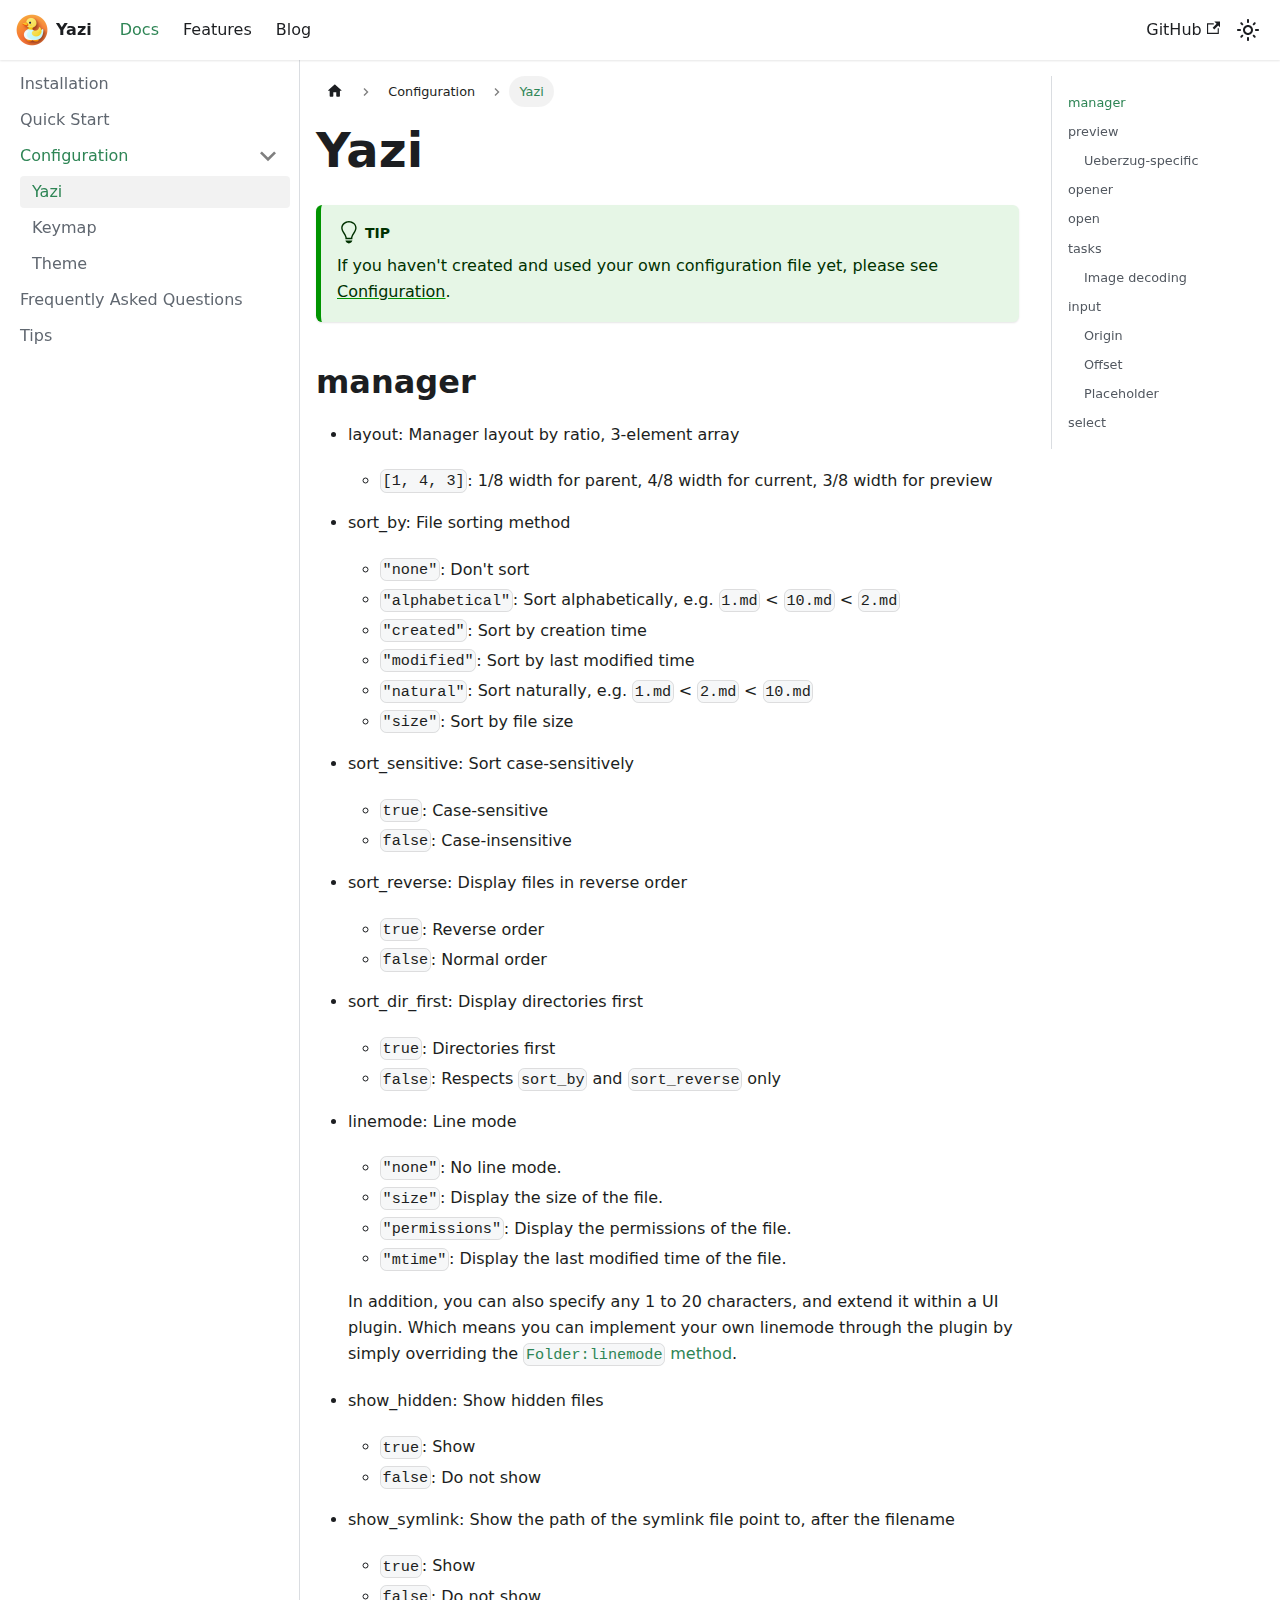
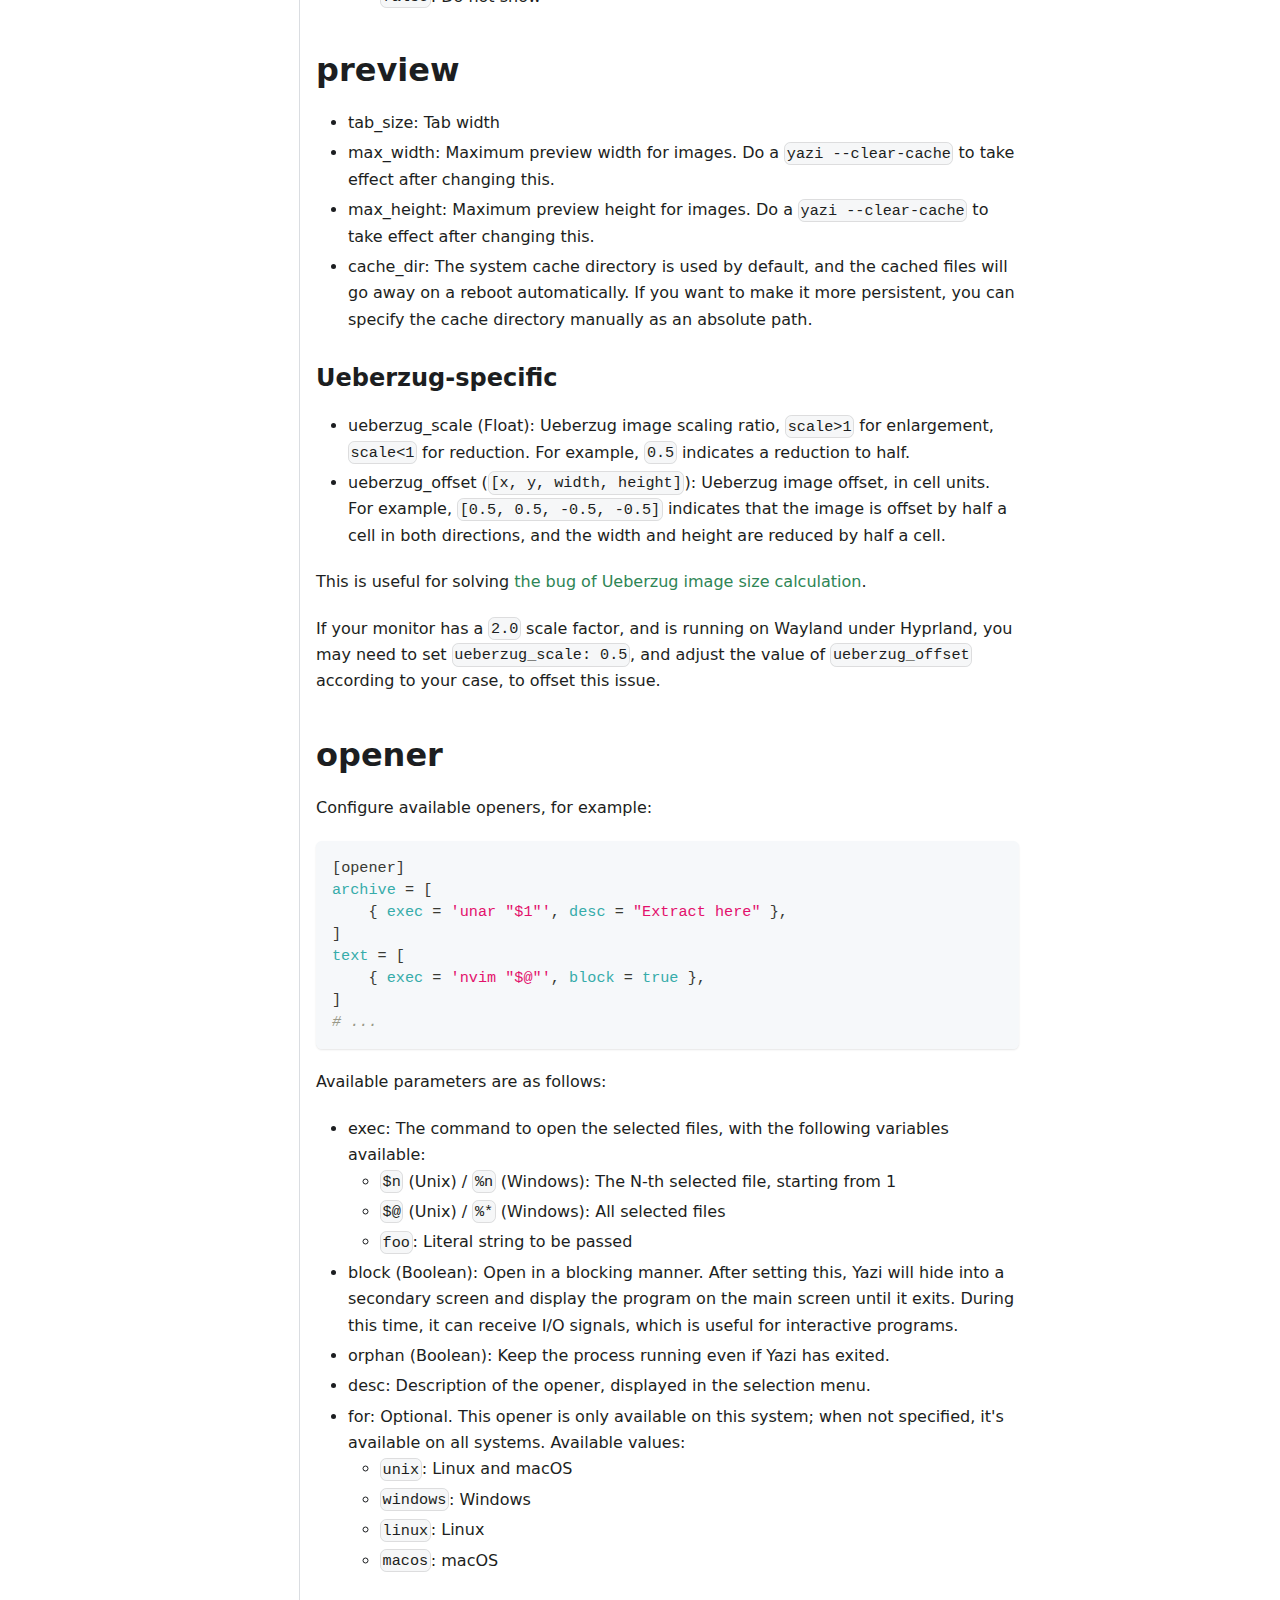
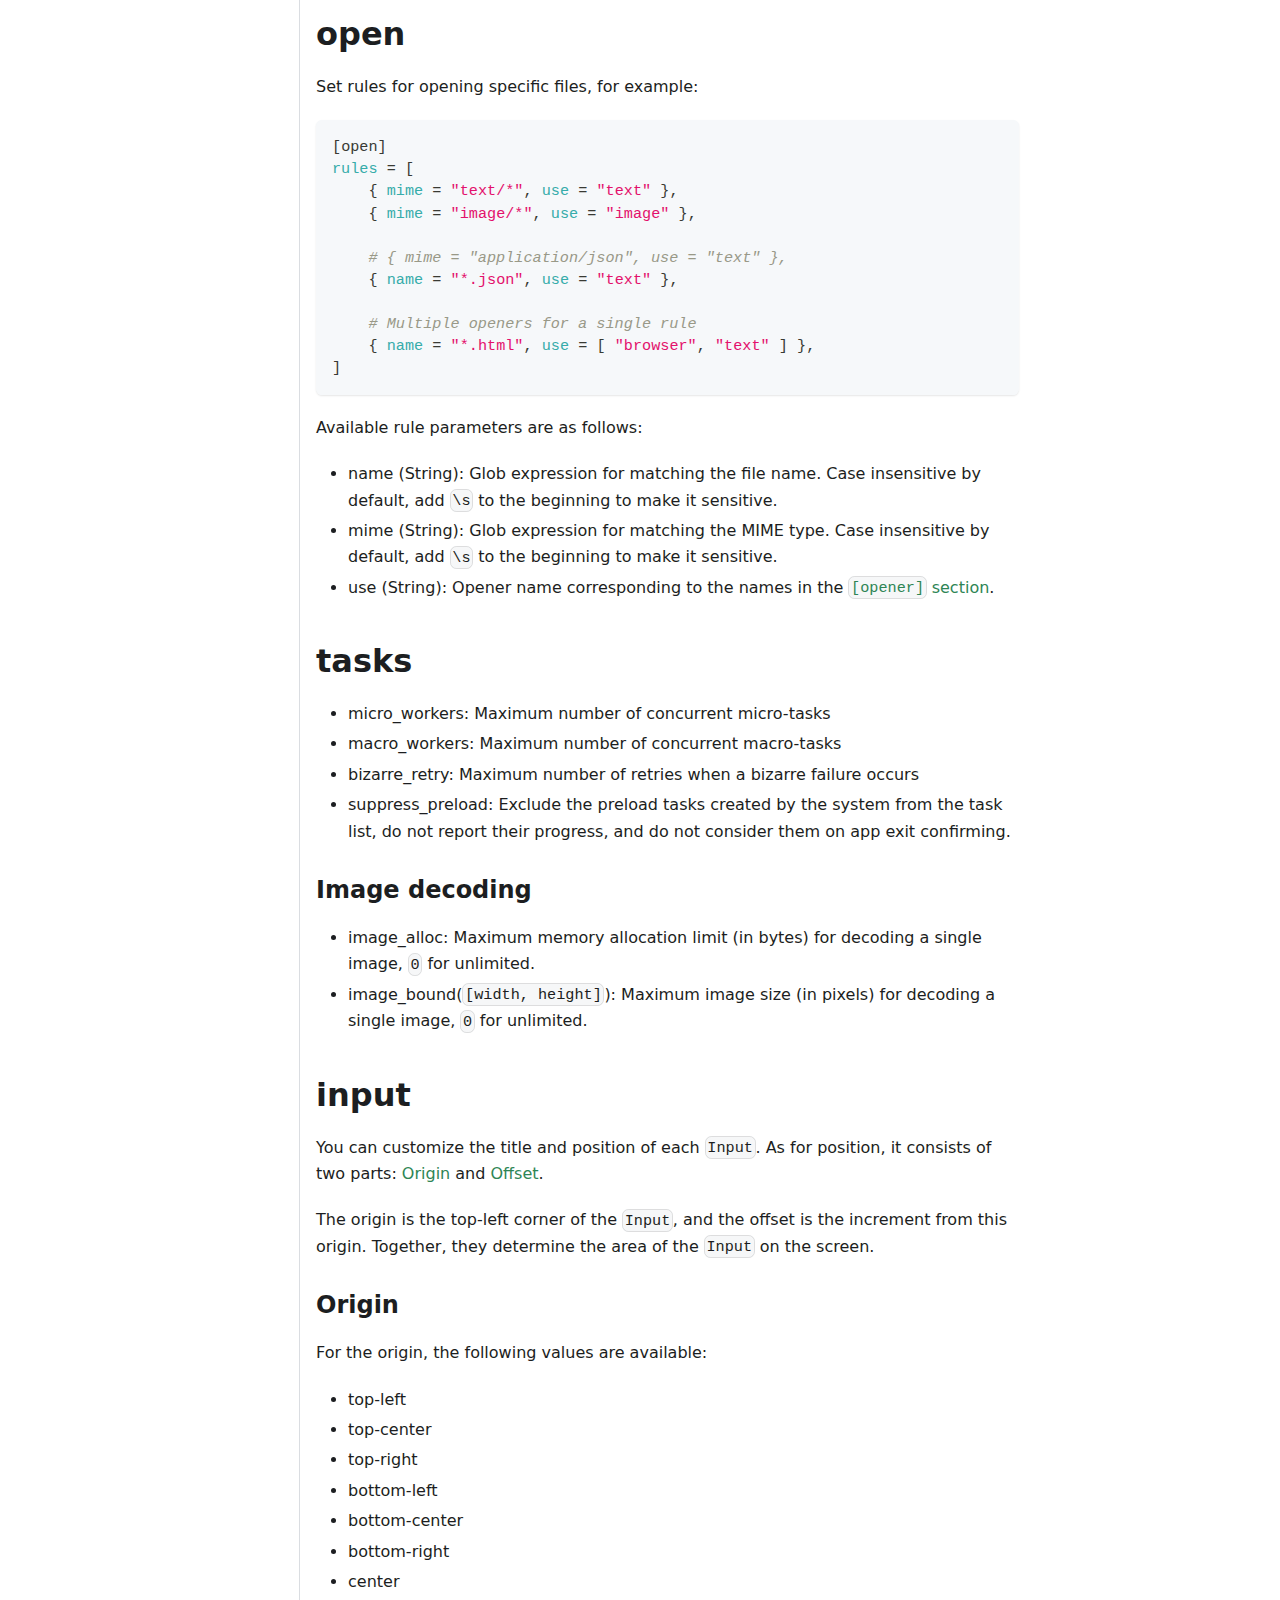
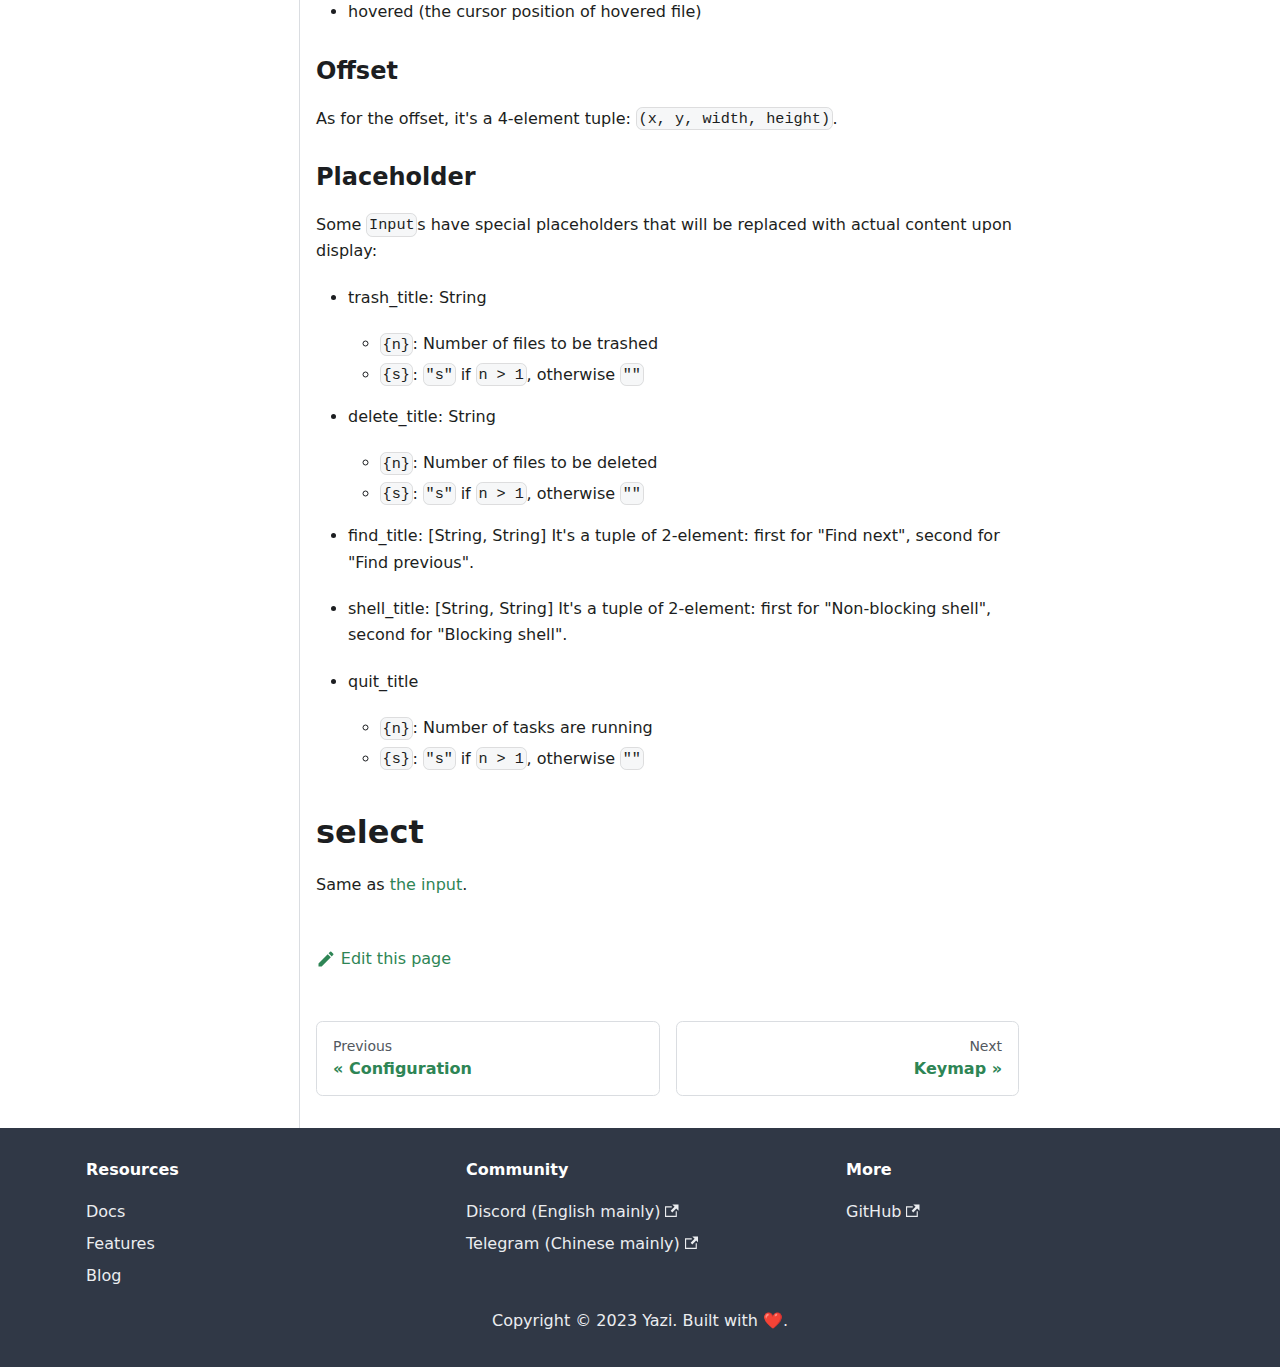
<file: docs/configuration/yazi/index.html>
<!doctype html>
<html lang="en" dir="ltr" class="docs-wrapper plugin-docs plugin-id-default docs-version-current docs-doc-page docs-doc-id-configuration/yazi" data-has-hydrated="false">
<head>
<meta charset="UTF-8">
<meta name="generator" content="Docusaurus v3.0.1">
<title data-rh="true">Yazi | Yazi</title><meta data-rh="true" name="viewport" content="width=device-width,initial-scale=1"><meta data-rh="true" name="twitter:card" content="summary_large_image"><meta data-rh="true" property="og:image" content="https://yazi-rs.github.io/img/docusaurus-social-card.jpg"><meta data-rh="true" name="twitter:image" content="https://yazi-rs.github.io/img/docusaurus-social-card.jpg"><meta data-rh="true" property="og:url" content="https://yazi-rs.github.io/docs/configuration/yazi"><meta data-rh="true" property="og:locale" content="en"><meta data-rh="true" name="docusaurus_locale" content="en"><meta data-rh="true" name="docsearch:language" content="en"><meta data-rh="true" name="docusaurus_version" content="current"><meta data-rh="true" name="docusaurus_tag" content="docs-default-current"><meta data-rh="true" name="docsearch:version" content="current"><meta data-rh="true" name="docsearch:docusaurus_tag" content="docs-default-current"><meta data-rh="true" property="og:title" content="Yazi | Yazi"><meta data-rh="true" name="description" content="Learn how to configure Yazi&#x27;s basic functionality."><meta data-rh="true" property="og:description" content="Learn how to configure Yazi&#x27;s basic functionality."><link data-rh="true" rel="icon" href="/img/logo.png"><link data-rh="true" rel="canonical" href="https://yazi-rs.github.io/docs/configuration/yazi"><link data-rh="true" rel="alternate" href="https://yazi-rs.github.io/docs/configuration/yazi" hreflang="en"><link data-rh="true" rel="alternate" href="https://yazi-rs.github.io/docs/configuration/yazi" hreflang="x-default"><link rel="alternate" type="application/rss+xml" href="/blog/rss.xml" title="Yazi RSS Feed">
<link rel="alternate" type="application/atom+xml" href="/blog/atom.xml" title="Yazi Atom Feed"><link rel="stylesheet" href="/assets/css/styles.201920e6.css">
<script src="/assets/js/runtime~main.6e2cd92a.js" defer="defer"></script>
<script src="/assets/js/main.94b11527.js" defer="defer"></script>
</head>
<body class="navigation-with-keyboard">
<script>!function(){function t(t){document.documentElement.setAttribute("data-theme",t)}var e=function(){try{return new URLSearchParams(window.location.search).get("docusaurus-theme")}catch(t){}}()||function(){try{return localStorage.getItem("theme")}catch(t){}}();t(null!==e?e:"light")}(),function(){try{const c=new URLSearchParams(window.location.search).entries();for(var[t,e]of c)if(t.startsWith("docusaurus-data-")){var a=t.replace("docusaurus-data-","data-");document.documentElement.setAttribute(a,e)}}catch(t){}}()</script><div id="__docusaurus"><div role="region" aria-label="Skip to main content"><a class="skipToContent_Y6sQ" href="#__docusaurus_skipToContent_fallback">Skip to main content</a></div><nav aria-label="Main" class="navbar navbar--fixed-top"><div class="navbar__inner"><div class="navbar__items"><button aria-label="Toggle navigation bar" aria-expanded="false" class="navbar__toggle clean-btn" type="button"><svg width="30" height="30" viewBox="0 0 30 30" aria-hidden="true"><path stroke="currentColor" stroke-linecap="round" stroke-miterlimit="10" stroke-width="2" d="M4 7h22M4 15h22M4 23h22"></path></svg></button><a class="navbar__brand" href="/"><div class="navbar__logo"><img src="/img/logo.png" alt="Yazi file manager" class="themedComponent_FXRw themedComponent--light_RIle"><img src="/img/logo.png" alt="Yazi file manager" class="themedComponent_FXRw themedComponent--dark_gZs3"></div><b class="navbar__title text--truncate">Yazi</b></a><a aria-current="page" class="navbar__item navbar__link navbar__link--active" href="/docs/installation">Docs</a><a class="navbar__item navbar__link" href="/features">Features</a><a class="navbar__item navbar__link" href="/blog">Blog</a></div><div class="navbar__items navbar__items--right"><a href="https://github.com/sxyazi/yazi" target="_blank" rel="noopener noreferrer" class="navbar__item navbar__link">GitHub<svg width="13.5" height="13.5" aria-hidden="true" viewBox="0 0 24 24" class="iconExternalLink_ykE4"><path fill="currentColor" d="M21 13v10h-21v-19h12v2h-10v15h17v-8h2zm3-12h-10.988l4.035 4-6.977 7.07 2.828 2.828 6.977-7.07 4.125 4.172v-11z"></path></svg></a><div class="toggle_XxLr colorModeToggle_cek2"><button class="clean-btn toggleButton_PFeB toggleButtonDisabled_AgSh" type="button" disabled="" title="Switch between dark and light mode (currently light mode)" aria-label="Switch between dark and light mode (currently light mode)" aria-live="polite"><svg viewBox="0 0 24 24" width="24" height="24" class="lightToggleIcon_mx8f"><path fill="currentColor" d="M12,9c1.65,0,3,1.35,3,3s-1.35,3-3,3s-3-1.35-3-3S10.35,9,12,9 M12,7c-2.76,0-5,2.24-5,5s2.24,5,5,5s5-2.24,5-5 S14.76,7,12,7L12,7z M2,13l2,0c0.55,0,1-0.45,1-1s-0.45-1-1-1l-2,0c-0.55,0-1,0.45-1,1S1.45,13,2,13z M20,13l2,0c0.55,0,1-0.45,1-1 s-0.45-1-1-1l-2,0c-0.55,0-1,0.45-1,1S19.45,13,20,13z M11,2v2c0,0.55,0.45,1,1,1s1-0.45,1-1V2c0-0.55-0.45-1-1-1S11,1.45,11,2z M11,20v2c0,0.55,0.45,1,1,1s1-0.45,1-1v-2c0-0.55-0.45-1-1-1C11.45,19,11,19.45,11,20z M5.99,4.58c-0.39-0.39-1.03-0.39-1.41,0 c-0.39,0.39-0.39,1.03,0,1.41l1.06,1.06c0.39,0.39,1.03,0.39,1.41,0s0.39-1.03,0-1.41L5.99,4.58z M18.36,16.95 c-0.39-0.39-1.03-0.39-1.41,0c-0.39,0.39-0.39,1.03,0,1.41l1.06,1.06c0.39,0.39,1.03,0.39,1.41,0c0.39-0.39,0.39-1.03,0-1.41 L18.36,16.95z M19.42,5.99c0.39-0.39,0.39-1.03,0-1.41c-0.39-0.39-1.03-0.39-1.41,0l-1.06,1.06c-0.39,0.39-0.39,1.03,0,1.41 s1.03,0.39,1.41,0L19.42,5.99z M7.05,18.36c0.39-0.39,0.39-1.03,0-1.41c-0.39-0.39-1.03-0.39-1.41,0l-1.06,1.06 c-0.39,0.39-0.39,1.03,0,1.41s1.03,0.39,1.41,0L7.05,18.36z"></path></svg><svg viewBox="0 0 24 24" width="24" height="24" class="darkToggleIcon_RRt4"><path fill="currentColor" d="M9.37,5.51C9.19,6.15,9.1,6.82,9.1,7.5c0,4.08,3.32,7.4,7.4,7.4c0.68,0,1.35-0.09,1.99-0.27C17.45,17.19,14.93,19,12,19 c-3.86,0-7-3.14-7-7C5,9.07,6.81,6.55,9.37,5.51z M12,3c-4.97,0-9,4.03-9,9s4.03,9,9,9s9-4.03,9-9c0-0.46-0.04-0.92-0.1-1.36 c-0.98,1.37-2.58,2.26-4.4,2.26c-2.98,0-5.4-2.42-5.4-5.4c0-1.81,0.89-3.42,2.26-4.4C12.92,3.04,12.46,3,12,3L12,3z"></path></svg></button></div><div class="navbarSearchContainer_ZmZO"></div></div></div><div role="presentation" class="navbar-sidebar__backdrop"></div></nav><div id="__docusaurus_skipToContent_fallback" class="main-wrapper mainWrapper__m9W"><div class="docsWrapper__2eN"><button aria-label="Scroll back to top" class="clean-btn theme-back-to-top-button backToTopButton_tPWV" type="button"></button><div class="docRoot_DpPj"><aside class="theme-doc-sidebar-container docSidebarContainer_OACY"><div class="sidebarViewport_DWLI"><div class="sidebar_TJxD"><nav aria-label="Docs sidebar" class="menu thin-scrollbar menu_fF3h"><ul class="theme-doc-sidebar-menu menu__list"><li class="theme-doc-sidebar-item-link theme-doc-sidebar-item-link-level-1 menu__list-item"><a class="menu__link" href="/docs/installation">Installation</a></li><li class="theme-doc-sidebar-item-link theme-doc-sidebar-item-link-level-1 menu__list-item"><a class="menu__link" href="/docs/quick-start">Quick Start</a></li><li class="theme-doc-sidebar-item-category theme-doc-sidebar-item-category-level-1 menu__list-item"><div class="menu__list-item-collapsible"><a class="menu__link menu__link--sublist menu__link--active" aria-expanded="true" href="/docs/configuration/overview">Configuration</a><button aria-label="Collapse sidebar category &#x27;Configuration&#x27;" type="button" class="clean-btn menu__caret"></button></div><ul style="display:block;overflow:visible;height:auto" class="menu__list"><li class="theme-doc-sidebar-item-link theme-doc-sidebar-item-link-level-2 menu__list-item"><a class="menu__link menu__link--active" aria-current="page" tabindex="0" href="/docs/configuration/yazi">Yazi</a></li><li class="theme-doc-sidebar-item-link theme-doc-sidebar-item-link-level-2 menu__list-item"><a class="menu__link" tabindex="0" href="/docs/configuration/keymap">Keymap</a></li><li class="theme-doc-sidebar-item-link theme-doc-sidebar-item-link-level-2 menu__list-item"><a class="menu__link" tabindex="0" href="/docs/configuration/theme">Theme</a></li></ul></li><li class="theme-doc-sidebar-item-link theme-doc-sidebar-item-link-level-1 menu__list-item"><a class="menu__link" href="/docs/faq">Frequently Asked Questions</a></li><li class="theme-doc-sidebar-item-link theme-doc-sidebar-item-link-level-1 menu__list-item"><a class="menu__link" href="/docs/tips">Tips</a></li></ul></nav></div></div></aside><main class="docMainContainer_e0ii"><div class="container padding-top--md padding-bottom--lg"><div class="row"><div class="col docItemCol_JLQj"><div class="docItemContainer_Vsk0"><article><nav class="theme-doc-breadcrumbs breadcrumbsContainer_lLi4" aria-label="Breadcrumbs"><ul class="breadcrumbs" itemscope="" itemtype="https://schema.org/BreadcrumbList"><li class="breadcrumbs__item"><a aria-label="Home page" class="breadcrumbs__link" href="/"><svg viewBox="0 0 24 24" class="breadcrumbHomeIcon_zFVy"><path d="M10 19v-5h4v5c0 .55.45 1 1 1h3c.55 0 1-.45 1-1v-7h1.7c.46 0 .68-.57.33-.87L12.67 3.6c-.38-.34-.96-.34-1.34 0l-8.36 7.53c-.34.3-.13.87.33.87H5v7c0 .55.45 1 1 1h3c.55 0 1-.45 1-1z" fill="currentColor"></path></svg></a></li><li itemscope="" itemprop="itemListElement" itemtype="https://schema.org/ListItem" class="breadcrumbs__item"><a class="breadcrumbs__link" itemprop="item" href="/docs/configuration/overview"><span itemprop="name">Configuration</span></a><meta itemprop="position" content="1"></li><li itemscope="" itemprop="itemListElement" itemtype="https://schema.org/ListItem" class="breadcrumbs__item breadcrumbs__item--active"><span class="breadcrumbs__link" itemprop="name">Yazi</span><meta itemprop="position" content="2"></li></ul></nav><div class="tocCollapsible_IOs9 theme-doc-toc-mobile tocMobile_HguY"><button type="button" class="clean-btn tocCollapsibleButton_WcGQ">On this page</button></div><div class="theme-doc-markdown markdown"><h1>Yazi</h1>
<div class="theme-admonition theme-admonition-tip admonition_JTz2 alert alert--success"><div class="admonitionHeading_kYAL"><span class="admonitionIcon_NV6L"><svg viewBox="0 0 12 16"><path fill-rule="evenodd" d="M6.5 0C3.48 0 1 2.19 1 5c0 .92.55 2.25 1 3 1.34 2.25 1.78 2.78 2 4v1h5v-1c.22-1.22.66-1.75 2-4 .45-.75 1-2.08 1-3 0-2.81-2.48-5-5.5-5zm3.64 7.48c-.25.44-.47.8-.67 1.11-.86 1.41-1.25 2.06-1.45 3.23-.02.05-.02.11-.02.17H5c0-.06 0-.13-.02-.17-.2-1.17-.59-1.83-1.45-3.23-.2-.31-.42-.67-.67-1.11C2.44 6.78 2 5.65 2 5c0-2.2 2.02-4 4.5-4 1.22 0 2.36.42 3.22 1.19C10.55 2.94 11 3.94 11 5c0 .66-.44 1.78-.86 2.48zM4 14h5c-.23 1.14-1.3 2-2.5 2s-2.27-.86-2.5-2z"></path></svg></span>tip</div><div class="admonitionContent_zaJK"><p>If you haven&#x27;t created and used your own configuration file yet, please see <a href="/docs/configuration/overview">Configuration</a>.</p></div></div>
<h2 class="anchor anchorWithStickyNavbar_M3_O" id="manager">manager<a href="#manager" class="hash-link" aria-label="Direct link to manager" title="Direct link to manager">​</a></h2>
<ul>
<li>
<p>layout: Manager layout by ratio, 3-element array</p>
<ul>
<li><code>[1, 4, 3]</code>: 1/8 width for parent, 4/8 width for current, 3/8 width for preview</li>
</ul>
</li>
<li>
<p>sort_by: File sorting method</p>
<ul>
<li><code>&quot;none&quot;</code>: Don&#x27;t sort</li>
<li><code>&quot;alphabetical&quot;</code>: Sort alphabetically, e.g. <code>1.md</code> &lt; <code>10.md</code> &lt; <code>2.md</code></li>
<li><code>&quot;created&quot;</code>: Sort by creation time</li>
<li><code>&quot;modified&quot;</code>: Sort by last modified time</li>
<li><code>&quot;natural&quot;</code>: Sort naturally, e.g. <code>1.md</code> &lt; <code>2.md</code> &lt; <code>10.md</code></li>
<li><code>&quot;size&quot;</code>: Sort by file size</li>
</ul>
</li>
<li>
<p>sort_sensitive: Sort case-sensitively</p>
<ul>
<li><code>true</code>: Case-sensitive</li>
<li><code>false</code>: Case-insensitive</li>
</ul>
</li>
<li>
<p>sort_reverse: Display files in reverse order</p>
<ul>
<li><code>true</code>: Reverse order</li>
<li><code>false</code>: Normal order</li>
</ul>
</li>
<li>
<p>sort_dir_first: Display directories first</p>
<ul>
<li><code>true</code>: Directories first</li>
<li><code>false</code>: Respects <code>sort_by</code> and <code>sort_reverse</code> only</li>
</ul>
</li>
<li>
<p>linemode: Line mode</p>
<ul>
<li><code>&quot;none&quot;</code>: No line mode.</li>
<li><code>&quot;size&quot;</code>: Display the size of the file.</li>
<li><code>&quot;permissions&quot;</code>: Display the permissions of the file.</li>
<li><code>&quot;mtime&quot;</code>: Display the last modified time of the file.</li>
</ul>
<p>In addition, you can also specify any 1 to 20 characters, and extend it within a UI plugin.
Which means you can implement your own linemode through the plugin by simply overriding the <a href="https://github.com/sxyazi/yazi/blob/main/yazi-plugin/preset/components/folder.lua" target="_blank" rel="noopener noreferrer"><code>Folder:linemode</code> method</a>.</p>
</li>
<li>
<p>show_hidden: Show hidden files</p>
<ul>
<li><code>true</code>: Show</li>
<li><code>false</code>: Do not show</li>
</ul>
</li>
<li>
<p>show_symlink: Show the path of the symlink file point to, after the filename</p>
<ul>
<li><code>true</code>: Show</li>
<li><code>false</code>: Do not show</li>
</ul>
</li>
</ul>
<h2 class="anchor anchorWithStickyNavbar_M3_O" id="preview">preview<a href="#preview" class="hash-link" aria-label="Direct link to preview" title="Direct link to preview">​</a></h2>
<ul>
<li>tab_size: Tab width</li>
<li>max_width: Maximum preview width for images. Do a <code>yazi --clear-cache</code> to take effect after changing this.</li>
<li>max_height: Maximum preview height for images. Do a <code>yazi --clear-cache</code> to take effect after changing this.</li>
<li>cache_dir: The system cache directory is used by default, and the cached files will go away on a reboot automatically. If you want to make it more persistent, you can specify the cache directory manually as an absolute path.</li>
</ul>
<h3 class="anchor anchorWithStickyNavbar_M3_O" id="ueberzug-specific">Ueberzug-specific<a href="#ueberzug-specific" class="hash-link" aria-label="Direct link to Ueberzug-specific" title="Direct link to Ueberzug-specific">​</a></h3>
<ul>
<li>ueberzug_scale (Float): Ueberzug image scaling ratio, <code>scale&gt;1</code> for enlargement, <code>scale&lt;1</code> for reduction. For example, <code>0.5</code> indicates a reduction to half.</li>
<li>ueberzug_offset (<code>[x, y, width, height]</code>): Ueberzug image offset, in cell units. For example, <code>[0.5, 0.5, -0.5, -0.5]</code> indicates that the image is offset by half a cell in both directions, and the width and height are reduced by half a cell.</li>
</ul>
<p>This is useful for solving <a href="https://github.com/jstkdng/ueberzugpp/issues/122" target="_blank" rel="noopener noreferrer">the bug of Ueberzug image size calculation</a>.</p>
<p>If your monitor has a <code>2.0</code> scale factor, and is running on Wayland under Hyprland, you may need to set <code>ueberzug_scale: 0.5</code>, and adjust the value of <code>ueberzug_offset</code> according to your case, to offset this issue.</p>
<h2 class="anchor anchorWithStickyNavbar_M3_O" id="opener">opener<a href="#opener" class="hash-link" aria-label="Direct link to opener" title="Direct link to opener">​</a></h2>
<p>Configure available openers, for example:</p>
<div class="language-toml codeBlockContainer_BshS theme-code-block" style="--prism-color:#393A34;--prism-background-color:#f6f8fa"><div class="codeBlockContent_Jl0L"><pre tabindex="0" class="prism-code language-toml codeBlock_g9It thin-scrollbar" style="color:#393A34;background-color:#f6f8fa"><code class="codeBlockLines_quA2"><span class="token-line" style="color:#393A34"><span class="token punctuation" style="color:#393A34">[</span><span class="token table class-name">opener</span><span class="token punctuation" style="color:#393A34">]</span><span class="token plain"></span><br></span><span class="token-line" style="color:#393A34"><span class="token plain"></span><span class="token key property" style="color:#36acaa">archive</span><span class="token plain"> </span><span class="token punctuation" style="color:#393A34">=</span><span class="token plain"> </span><span class="token punctuation" style="color:#393A34">[</span><span class="token plain"></span><br></span><span class="token-line" style="color:#393A34"><span class="token plain">	</span><span class="token punctuation" style="color:#393A34">{</span><span class="token plain"> </span><span class="token key property" style="color:#36acaa">exec</span><span class="token plain"> </span><span class="token punctuation" style="color:#393A34">=</span><span class="token plain"> </span><span class="token string" style="color:#e3116c">&#x27;unar &quot;$1&quot;&#x27;</span><span class="token punctuation" style="color:#393A34">,</span><span class="token plain"> </span><span class="token key property" style="color:#36acaa">desc</span><span class="token plain"> </span><span class="token punctuation" style="color:#393A34">=</span><span class="token plain"> </span><span class="token string" style="color:#e3116c">&quot;Extract here&quot;</span><span class="token plain"> </span><span class="token punctuation" style="color:#393A34">}</span><span class="token punctuation" style="color:#393A34">,</span><span class="token plain"></span><br></span><span class="token-line" style="color:#393A34"><span class="token plain"></span><span class="token punctuation" style="color:#393A34">]</span><span class="token plain"></span><br></span><span class="token-line" style="color:#393A34"><span class="token plain"></span><span class="token key property" style="color:#36acaa">text</span><span class="token plain"> </span><span class="token punctuation" style="color:#393A34">=</span><span class="token plain"> </span><span class="token punctuation" style="color:#393A34">[</span><span class="token plain"></span><br></span><span class="token-line" style="color:#393A34"><span class="token plain">	</span><span class="token punctuation" style="color:#393A34">{</span><span class="token plain"> </span><span class="token key property" style="color:#36acaa">exec</span><span class="token plain"> </span><span class="token punctuation" style="color:#393A34">=</span><span class="token plain"> </span><span class="token string" style="color:#e3116c">&#x27;nvim &quot;$@&quot;&#x27;</span><span class="token punctuation" style="color:#393A34">,</span><span class="token plain"> </span><span class="token key property" style="color:#36acaa">block</span><span class="token plain"> </span><span class="token punctuation" style="color:#393A34">=</span><span class="token plain"> </span><span class="token boolean" style="color:#36acaa">true</span><span class="token plain"> </span><span class="token punctuation" style="color:#393A34">}</span><span class="token punctuation" style="color:#393A34">,</span><span class="token plain"></span><br></span><span class="token-line" style="color:#393A34"><span class="token plain"></span><span class="token punctuation" style="color:#393A34">]</span><span class="token plain"></span><br></span><span class="token-line" style="color:#393A34"><span class="token plain"></span><span class="token comment" style="color:#999988;font-style:italic"># ...</span><br></span></code></pre><div class="buttonGroup_DZoE"><button type="button" aria-label="Copy code to clipboard" title="Copy" class="clean-btn"><span class="copyButtonIcons_sO2o" aria-hidden="true"><svg viewBox="0 0 24 24" class="copyButtonIcon_wTda"><path fill="currentColor" d="M19,21H8V7H19M19,5H8A2,2 0 0,0 6,7V21A2,2 0 0,0 8,23H19A2,2 0 0,0 21,21V7A2,2 0 0,0 19,5M16,1H4A2,2 0 0,0 2,3V17H4V3H16V1Z"></path></svg><svg viewBox="0 0 24 24" class="copyButtonSuccessIcon_n_e4"><path fill="currentColor" d="M21,7L9,19L3.5,13.5L4.91,12.09L9,16.17L19.59,5.59L21,7Z"></path></svg></span></button></div></div></div>
<p>Available parameters are as follows:</p>
<ul>
<li>exec: The command to open the selected files, with the following variables available:<!-- -->
<ul>
<li><code>$n</code> (Unix) / <code>%n</code> (Windows): The N-th selected file, starting from 1</li>
<li><code>$@</code> (Unix) / <code>%*</code> (Windows): All selected files</li>
<li><code>foo</code>: Literal string to be passed</li>
</ul>
</li>
<li>block (Boolean): Open in a blocking manner. After setting this, Yazi will hide into a secondary screen and display the program on the main screen until it exits. During this time, it can receive I/O signals, which is useful for interactive programs.</li>
<li>orphan (Boolean): Keep the process running even if Yazi has exited.</li>
<li>desc: Description of the opener, displayed in the selection menu.</li>
<li>for: Optional. This opener is only available on this system; when not specified, it&#x27;s available on all systems. Available values:<!-- -->
<ul>
<li><code>unix</code>: Linux and macOS</li>
<li><code>windows</code>: Windows</li>
<li><code>linux</code>: Linux</li>
<li><code>macos</code>: macOS</li>
</ul>
</li>
</ul>
<h2 class="anchor anchorWithStickyNavbar_M3_O" id="open">open<a href="#open" class="hash-link" aria-label="Direct link to open" title="Direct link to open">​</a></h2>
<p>Set rules for opening specific files, for example:</p>
<div class="language-toml codeBlockContainer_BshS theme-code-block" style="--prism-color:#393A34;--prism-background-color:#f6f8fa"><div class="codeBlockContent_Jl0L"><pre tabindex="0" class="prism-code language-toml codeBlock_g9It thin-scrollbar" style="color:#393A34;background-color:#f6f8fa"><code class="codeBlockLines_quA2"><span class="token-line" style="color:#393A34"><span class="token punctuation" style="color:#393A34">[</span><span class="token table class-name">open</span><span class="token punctuation" style="color:#393A34">]</span><span class="token plain"></span><br></span><span class="token-line" style="color:#393A34"><span class="token plain"></span><span class="token key property" style="color:#36acaa">rules</span><span class="token plain"> </span><span class="token punctuation" style="color:#393A34">=</span><span class="token plain"> </span><span class="token punctuation" style="color:#393A34">[</span><span class="token plain"></span><br></span><span class="token-line" style="color:#393A34"><span class="token plain">	</span><span class="token punctuation" style="color:#393A34">{</span><span class="token plain"> </span><span class="token key property" style="color:#36acaa">mime</span><span class="token plain"> </span><span class="token punctuation" style="color:#393A34">=</span><span class="token plain"> </span><span class="token string" style="color:#e3116c">&quot;text/*&quot;</span><span class="token punctuation" style="color:#393A34">,</span><span class="token plain"> </span><span class="token key property" style="color:#36acaa">use</span><span class="token plain"> </span><span class="token punctuation" style="color:#393A34">=</span><span class="token plain"> </span><span class="token string" style="color:#e3116c">&quot;text&quot;</span><span class="token plain"> </span><span class="token punctuation" style="color:#393A34">}</span><span class="token punctuation" style="color:#393A34">,</span><span class="token plain"></span><br></span><span class="token-line" style="color:#393A34"><span class="token plain">	</span><span class="token punctuation" style="color:#393A34">{</span><span class="token plain"> </span><span class="token key property" style="color:#36acaa">mime</span><span class="token plain"> </span><span class="token punctuation" style="color:#393A34">=</span><span class="token plain"> </span><span class="token string" style="color:#e3116c">&quot;image/*&quot;</span><span class="token punctuation" style="color:#393A34">,</span><span class="token plain"> </span><span class="token key property" style="color:#36acaa">use</span><span class="token plain"> </span><span class="token punctuation" style="color:#393A34">=</span><span class="token plain"> </span><span class="token string" style="color:#e3116c">&quot;image&quot;</span><span class="token plain"> </span><span class="token punctuation" style="color:#393A34">}</span><span class="token punctuation" style="color:#393A34">,</span><span class="token plain"></span><br></span><span class="token-line" style="color:#393A34"><span class="token plain" style="display:inline-block"></span><br></span><span class="token-line" style="color:#393A34"><span class="token plain">	</span><span class="token comment" style="color:#999988;font-style:italic"># { mime = &quot;application/json&quot;, use = &quot;text&quot; },</span><span class="token plain"></span><br></span><span class="token-line" style="color:#393A34"><span class="token plain">	</span><span class="token punctuation" style="color:#393A34">{</span><span class="token plain"> </span><span class="token key property" style="color:#36acaa">name</span><span class="token plain"> </span><span class="token punctuation" style="color:#393A34">=</span><span class="token plain"> </span><span class="token string" style="color:#e3116c">&quot;*.json&quot;</span><span class="token punctuation" style="color:#393A34">,</span><span class="token plain"> </span><span class="token key property" style="color:#36acaa">use</span><span class="token plain"> </span><span class="token punctuation" style="color:#393A34">=</span><span class="token plain"> </span><span class="token string" style="color:#e3116c">&quot;text&quot;</span><span class="token plain"> </span><span class="token punctuation" style="color:#393A34">}</span><span class="token punctuation" style="color:#393A34">,</span><span class="token plain"></span><br></span><span class="token-line" style="color:#393A34"><span class="token plain" style="display:inline-block"></span><br></span><span class="token-line" style="color:#393A34"><span class="token plain">	</span><span class="token comment" style="color:#999988;font-style:italic"># Multiple openers for a single rule</span><span class="token plain"></span><br></span><span class="token-line" style="color:#393A34"><span class="token plain">	</span><span class="token punctuation" style="color:#393A34">{</span><span class="token plain"> </span><span class="token key property" style="color:#36acaa">name</span><span class="token plain"> </span><span class="token punctuation" style="color:#393A34">=</span><span class="token plain"> </span><span class="token string" style="color:#e3116c">&quot;*.html&quot;</span><span class="token punctuation" style="color:#393A34">,</span><span class="token plain"> </span><span class="token key property" style="color:#36acaa">use</span><span class="token plain"> </span><span class="token punctuation" style="color:#393A34">=</span><span class="token plain"> </span><span class="token punctuation" style="color:#393A34">[</span><span class="token plain"> </span><span class="token string" style="color:#e3116c">&quot;browser&quot;</span><span class="token punctuation" style="color:#393A34">,</span><span class="token plain"> </span><span class="token string" style="color:#e3116c">&quot;text&quot;</span><span class="token plain"> </span><span class="token punctuation" style="color:#393A34">]</span><span class="token plain"> </span><span class="token punctuation" style="color:#393A34">}</span><span class="token punctuation" style="color:#393A34">,</span><span class="token plain"></span><br></span><span class="token-line" style="color:#393A34"><span class="token plain"></span><span class="token punctuation" style="color:#393A34">]</span><br></span></code></pre><div class="buttonGroup_DZoE"><button type="button" aria-label="Copy code to clipboard" title="Copy" class="clean-btn"><span class="copyButtonIcons_sO2o" aria-hidden="true"><svg viewBox="0 0 24 24" class="copyButtonIcon_wTda"><path fill="currentColor" d="M19,21H8V7H19M19,5H8A2,2 0 0,0 6,7V21A2,2 0 0,0 8,23H19A2,2 0 0,0 21,21V7A2,2 0 0,0 19,5M16,1H4A2,2 0 0,0 2,3V17H4V3H16V1Z"></path></svg><svg viewBox="0 0 24 24" class="copyButtonSuccessIcon_n_e4"><path fill="currentColor" d="M21,7L9,19L3.5,13.5L4.91,12.09L9,16.17L19.59,5.59L21,7Z"></path></svg></span></button></div></div></div>
<p>Available rule parameters are as follows:</p>
<ul>
<li>name (String): Glob expression for matching the file name. Case insensitive by default, add <code>\s</code> to the beginning to make it sensitive.</li>
<li>mime (String): Glob expression for matching the MIME type. Case insensitive by default, add <code>\s</code> to the beginning to make it sensitive.</li>
<li>use (String): Opener name corresponding to the names in the <a href="#opener"><code>[opener]</code> section</a>.</li>
</ul>
<h2 class="anchor anchorWithStickyNavbar_M3_O" id="tasks">tasks<a href="#tasks" class="hash-link" aria-label="Direct link to tasks" title="Direct link to tasks">​</a></h2>
<ul>
<li>micro_workers: Maximum number of concurrent micro-tasks</li>
<li>macro_workers: Maximum number of concurrent macro-tasks</li>
<li>bizarre_retry: Maximum number of retries when a bizarre failure occurs</li>
<li>suppress_preload: Exclude the preload tasks created by the system from the task list, do not report their progress, and do not consider them on app exit confirming.</li>
</ul>
<h3 class="anchor anchorWithStickyNavbar_M3_O" id="image-decoding">Image decoding<a href="#image-decoding" class="hash-link" aria-label="Direct link to Image decoding" title="Direct link to Image decoding">​</a></h3>
<ul>
<li>image_alloc: Maximum memory allocation limit (in bytes) for decoding a single image, <code>0</code> for unlimited.</li>
<li>image_bound(<code>[width, height]</code>): Maximum image size (in pixels) for decoding a single image, <code>0</code> for unlimited.</li>
</ul>
<h2 class="anchor anchorWithStickyNavbar_M3_O" id="input">input<a href="#input" class="hash-link" aria-label="Direct link to input" title="Direct link to input">​</a></h2>
<p>You can customize the title and position of each <code>Input</code>. As for position, it consists of two parts: <a href="#origin">Origin</a> and <a href="#offset">Offset</a>.</p>
<p>The origin is the top-left corner of the <code>Input</code>, and the offset is the increment from this origin. Together, they determine the area of the <code>Input</code> on the screen.</p>
<h3 class="anchor anchorWithStickyNavbar_M3_O" id="origin">Origin<a href="#origin" class="hash-link" aria-label="Direct link to Origin" title="Direct link to Origin">​</a></h3>
<p>For the origin, the following values are available:</p>
<ul>
<li>top-left</li>
<li>top-center</li>
<li>top-right</li>
<li>bottom-left</li>
<li>bottom-center</li>
<li>bottom-right</li>
<li>center</li>
<li>hovered (the cursor position of hovered file)</li>
</ul>
<h3 class="anchor anchorWithStickyNavbar_M3_O" id="offset">Offset<a href="#offset" class="hash-link" aria-label="Direct link to Offset" title="Direct link to Offset">​</a></h3>
<p>As for the offset, it&#x27;s a 4-element tuple: <code>(x, y, width, height)</code>.</p>
<h3 class="anchor anchorWithStickyNavbar_M3_O" id="placeholder">Placeholder<a href="#placeholder" class="hash-link" aria-label="Direct link to Placeholder" title="Direct link to Placeholder">​</a></h3>
<p>Some <code>Input</code>s have special placeholders that will be replaced with actual content upon display:</p>
<ul>
<li>
<p>trash_title: String</p>
<ul>
<li><code>{n}</code>: Number of files to be trashed</li>
<li><code>{s}</code>: <code>&quot;s&quot;</code> if <code>n &gt; 1</code>, otherwise <code>&quot;&quot;</code></li>
</ul>
</li>
<li>
<p>delete_title: String</p>
<ul>
<li><code>{n}</code>: Number of files to be deleted</li>
<li><code>{s}</code>: <code>&quot;s&quot;</code> if <code>n &gt; 1</code>, otherwise <code>&quot;&quot;</code></li>
</ul>
</li>
<li>
<p>find_title: [String, String]
It&#x27;s a tuple of 2-element: first for &quot;Find next&quot;, second for &quot;Find previous&quot;.</p>
</li>
<li>
<p>shell_title: [String, String]
It&#x27;s a tuple of 2-element: first for &quot;Non-blocking shell&quot;, second for &quot;Blocking shell&quot;.</p>
</li>
<li>
<p>quit_title</p>
<ul>
<li><code>{n}</code>: Number of tasks are running</li>
<li><code>{s}</code>: <code>&quot;s&quot;</code> if <code>n &gt; 1</code>, otherwise <code>&quot;&quot;</code></li>
</ul>
</li>
</ul>
<h2 class="anchor anchorWithStickyNavbar_M3_O" id="select">select<a href="#select" class="hash-link" aria-label="Direct link to select" title="Direct link to select">​</a></h2>
<p>Same as <a href="#input">the input</a>.</p></div><footer class="theme-doc-footer docusaurus-mt-lg"><div class="theme-doc-footer-edit-meta-row row"><div class="col"><a href="https://github.com/yazi-rs/yazi-rs.github.io/edit/main/docs/configuration/yazi.md" target="_blank" rel="noopener noreferrer" class="theme-edit-this-page"><svg fill="currentColor" height="20" width="20" viewBox="0 0 40 40" class="iconEdit_m9O4" aria-hidden="true"><g><path d="m34.5 11.7l-3 3.1-6.3-6.3 3.1-3q0.5-0.5 1.2-0.5t1.1 0.5l3.9 3.9q0.5 0.4 0.5 1.1t-0.5 1.2z m-29.5 17.1l18.4-18.5 6.3 6.3-18.4 18.4h-6.3v-6.2z"></path></g></svg>Edit this page</a></div><div class="col lastUpdated_Mfvd"></div></div></footer></article><nav class="pagination-nav docusaurus-mt-lg" aria-label="Docs pages"><a class="pagination-nav__link pagination-nav__link--prev" href="/docs/configuration/overview"><div class="pagination-nav__sublabel">Previous</div><div class="pagination-nav__label">Configuration</div></a><a class="pagination-nav__link pagination-nav__link--next" href="/docs/configuration/keymap"><div class="pagination-nav__sublabel">Next</div><div class="pagination-nav__label">Keymap</div></a></nav></div></div><div class="col col--3"><div class="tableOfContents__Z5R thin-scrollbar theme-doc-toc-desktop"><ul class="table-of-contents table-of-contents__left-border"><li><a href="#manager" class="table-of-contents__link toc-highlight">manager</a></li><li><a href="#preview" class="table-of-contents__link toc-highlight">preview</a><ul><li><a href="#ueberzug-specific" class="table-of-contents__link toc-highlight">Ueberzug-specific</a></li></ul></li><li><a href="#opener" class="table-of-contents__link toc-highlight">opener</a></li><li><a href="#open" class="table-of-contents__link toc-highlight">open</a></li><li><a href="#tasks" class="table-of-contents__link toc-highlight">tasks</a><ul><li><a href="#image-decoding" class="table-of-contents__link toc-highlight">Image decoding</a></li></ul></li><li><a href="#input" class="table-of-contents__link toc-highlight">input</a><ul><li><a href="#origin" class="table-of-contents__link toc-highlight">Origin</a></li><li><a href="#offset" class="table-of-contents__link toc-highlight">Offset</a></li><li><a href="#placeholder" class="table-of-contents__link toc-highlight">Placeholder</a></li></ul></li><li><a href="#select" class="table-of-contents__link toc-highlight">select</a></li></ul></div></div></div></div></main></div></div></div><footer class="footer footer--dark"><div class="container container-fluid"><div class="row footer__links"><div class="col footer__col"><div class="footer__title">Resources</div><ul class="footer__items clean-list"><li class="footer__item"><a class="footer__link-item" href="/docs/installation">Docs</a></li><li class="footer__item"><a class="footer__link-item" href="/features">Features</a></li><li class="footer__item"><a class="footer__link-item" href="/blog">Blog</a></li></ul></div><div class="col footer__col"><div class="footer__title">Community</div><ul class="footer__items clean-list"><li class="footer__item"><a href="https://discord.gg/qfADduSdJu" target="_blank" rel="noopener noreferrer" class="footer__link-item">Discord (English mainly)<svg width="13.5" height="13.5" aria-hidden="true" viewBox="0 0 24 24" class="iconExternalLink_ykE4"><path fill="currentColor" d="M21 13v10h-21v-19h12v2h-10v15h17v-8h2zm3-12h-10.988l4.035 4-6.977 7.07 2.828 2.828 6.977-7.07 4.125 4.172v-11z"></path></svg></a></li><li class="footer__item"><a href="https://t.me/yazi_rs" target="_blank" rel="noopener noreferrer" class="footer__link-item">Telegram (Chinese mainly)<svg width="13.5" height="13.5" aria-hidden="true" viewBox="0 0 24 24" class="iconExternalLink_ykE4"><path fill="currentColor" d="M21 13v10h-21v-19h12v2h-10v15h17v-8h2zm3-12h-10.988l4.035 4-6.977 7.07 2.828 2.828 6.977-7.07 4.125 4.172v-11z"></path></svg></a></li></ul></div><div class="col footer__col"><div class="footer__title">More</div><ul class="footer__items clean-list"><li class="footer__item"><a href="https://github.com/sxyazi/yazi" target="_blank" rel="noopener noreferrer" class="footer__link-item">GitHub<svg width="13.5" height="13.5" aria-hidden="true" viewBox="0 0 24 24" class="iconExternalLink_ykE4"><path fill="currentColor" d="M21 13v10h-21v-19h12v2h-10v15h17v-8h2zm3-12h-10.988l4.035 4-6.977 7.07 2.828 2.828 6.977-7.07 4.125 4.172v-11z"></path></svg></a></li></ul></div></div><div class="footer__bottom text--center"><div class="footer__copyright">Copyright © 2023 Yazi. Built with ❤️️.</div></div></div></footer></div>
</body>
</html>
</file>
<file: assets/css/styles.201920e6.css>
.col,.container{padding:0 var(--ifm-spacing-horizontal);width:100%}.markdown>h2,.markdown>h3,.markdown>h4,.markdown>h5,.markdown>h6{margin-bottom:calc(var(--ifm-heading-vertical-rhythm-bottom)*var(--ifm-leading))}.markdown li,body{word-wrap:break-word}body,ol ol,ol ul,ul ol,ul ul{margin:0}pre,table{overflow:auto}blockquote,pre{margin:0 0 var(--ifm-spacing-vertical)}.breadcrumbs__link,.button{transition-timing-function:var(--ifm-transition-timing-default)}.button,code{vertical-align:middle}.button--outline.button--active,.button--outline:active,.button--outline:hover,:root{--ifm-button-color:var(--ifm-font-color-base-inverse)}.menu__link:hover,a{transition:color var(--ifm-transition-fast) var(--ifm-transition-timing-default)}.navbar--dark,:root{--ifm-navbar-link-hover-color:var(--ifm-color-primary)}.menu,.navbar-sidebar{overflow-x:hidden}:root,html[data-theme=dark]{--ifm-color-emphasis-500:var(--ifm-color-gray-500)}.toggleButton_PFeB,html{-webkit-tap-highlight-color:transparent}.clean-list,.containsTaskList_uPUR,.details_GXzP>summary,.dropdown__menu,.menu__list{list-style:none}:root{--ifm-color-scheme:light;--ifm-dark-value:10%;--ifm-darker-value:15%;--ifm-darkest-value:30%;--ifm-light-value:15%;--ifm-lighter-value:30%;--ifm-lightest-value:50%;--ifm-contrast-background-value:90%;--ifm-contrast-foreground-value:70%;--ifm-contrast-background-dark-value:70%;--ifm-contrast-foreground-dark-value:90%;--ifm-color-primary:#3578e5;--ifm-color-secondary:#ebedf0;--ifm-color-success:#00a400;--ifm-color-info:#54c7ec;--ifm-color-warning:#ffba00;--ifm-color-danger:#fa383e;--ifm-color-primary-dark:#306cce;--ifm-color-primary-darker:#2d66c3;--ifm-color-primary-darkest:#2554a0;--ifm-color-primary-light:#538ce9;--ifm-color-primary-lighter:#72a1ed;--ifm-color-primary-lightest:#9abcf2;--ifm-color-primary-contrast-background:#ebf2fc;--ifm-color-primary-contrast-foreground:#102445;--ifm-color-secondary-dark:#d4d5d8;--ifm-color-secondary-darker:#c8c9cc;--ifm-color-secondary-darkest:#a4a6a8;--ifm-color-secondary-light:#eef0f2;--ifm-color-secondary-lighter:#f1f2f5;--ifm-color-secondary-lightest:#f5f6f8;--ifm-color-secondary-contrast-background:#fdfdfe;--ifm-color-secondary-contrast-foreground:#474748;--ifm-color-success-dark:#009400;--ifm-color-success-darker:#008b00;--ifm-color-success-darkest:#007300;--ifm-color-success-light:#26b226;--ifm-color-success-lighter:#4dbf4d;--ifm-color-success-lightest:#80d280;--ifm-color-success-contrast-background:#e6f6e6;--ifm-color-success-contrast-foreground:#003100;--ifm-color-info-dark:#4cb3d4;--ifm-color-info-darker:#47a9c9;--ifm-color-info-darkest:#3b8ba5;--ifm-color-info-light:#6ecfef;--ifm-color-info-lighter:#87d8f2;--ifm-color-info-lightest:#aae3f6;--ifm-color-info-contrast-background:#eef9fd;--ifm-color-info-contrast-foreground:#193c47;--ifm-color-warning-dark:#e6a700;--ifm-color-warning-darker:#d99e00;--ifm-color-warning-darkest:#b38200;--ifm-color-warning-light:#ffc426;--ifm-color-warning-lighter:#ffcf4d;--ifm-color-warning-lightest:#ffdd80;--ifm-color-warning-contrast-background:#fff8e6;--ifm-color-warning-contrast-foreground:#4d3800;--ifm-color-danger-dark:#e13238;--ifm-color-danger-darker:#d53035;--ifm-color-danger-darkest:#af272b;--ifm-color-danger-light:#fb565b;--ifm-color-danger-lighter:#fb7478;--ifm-color-danger-lightest:#fd9c9f;--ifm-color-danger-contrast-background:#ffebec;--ifm-color-danger-contrast-foreground:#4b1113;--ifm-color-white:#fff;--ifm-color-black:#000;--ifm-color-gray-0:var(--ifm-color-white);--ifm-color-gray-100:#f5f6f7;--ifm-color-gray-200:#ebedf0;--ifm-color-gray-300:#dadde1;--ifm-color-gray-400:#ccd0d5;--ifm-color-gray-500:#bec3c9;--ifm-color-gray-600:#8d949e;--ifm-color-gray-700:#606770;--ifm-color-gray-800:#444950;--ifm-color-gray-900:#1c1e21;--ifm-color-gray-1000:var(--ifm-color-black);--ifm-color-emphasis-0:var(--ifm-color-gray-0);--ifm-color-emphasis-100:var(--ifm-color-gray-100);--ifm-color-emphasis-200:var(--ifm-color-gray-200);--ifm-color-emphasis-300:var(--ifm-color-gray-300);--ifm-color-emphasis-400:var(--ifm-color-gray-400);--ifm-color-emphasis-600:var(--ifm-color-gray-600);--ifm-color-emphasis-700:var(--ifm-color-gray-700);--ifm-color-emphasis-800:var(--ifm-color-gray-800);--ifm-color-emphasis-900:var(--ifm-color-gray-900);--ifm-color-emphasis-1000:var(--ifm-color-gray-1000);--ifm-color-content:var(--ifm-color-emphasis-900);--ifm-color-content-inverse:var(--ifm-color-emphasis-0);--ifm-color-content-secondary:#525860;--ifm-background-color:#0000;--ifm-background-surface-color:var(--ifm-color-content-inverse);--ifm-global-border-width:1px;--ifm-global-radius:0.4rem;--ifm-hover-overlay:#0000000d;--ifm-font-color-base:var(--ifm-color-content);--ifm-font-color-base-inverse:var(--ifm-color-content-inverse);--ifm-font-color-secondary:var(--ifm-color-content-secondary);--ifm-font-family-base:system-ui,-apple-system,Segoe UI,Roboto,Ubuntu,Cantarell,Noto Sans,sans-serif,BlinkMacSystemFont,"Segoe UI",Helvetica,Arial,sans-serif,"Apple Color Emoji","Segoe UI Emoji","Segoe UI Symbol";--ifm-font-family-monospace:SFMono-Regular,Menlo,Monaco,Consolas,"Liberation Mono","Courier New",monospace;--ifm-font-size-base:100%;--ifm-font-weight-light:300;--ifm-font-weight-normal:400;--ifm-font-weight-semibold:500;--ifm-font-weight-bold:700;--ifm-font-weight-base:var(--ifm-font-weight-normal);--ifm-line-height-base:1.65;--ifm-global-spacing:1rem;--ifm-spacing-vertical:var(--ifm-global-spacing);--ifm-spacing-horizontal:var(--ifm-global-spacing);--ifm-transition-fast:200ms;--ifm-transition-slow:400ms;--ifm-transition-timing-default:cubic-bezier(0.08,0.52,0.52,1);--ifm-global-shadow-lw:0 1px 2px 0 #0000001a;--ifm-global-shadow-md:0 5px 40px #0003;--ifm-global-shadow-tl:0 12px 28px 0 #0003,0 2px 4px 0 #0000001a;--ifm-z-index-dropdown:100;--ifm-z-index-fixed:200;--ifm-z-index-overlay:400;--ifm-container-width:1140px;--ifm-container-width-xl:1320px;--ifm-code-background:#f6f7f8;--ifm-code-border-radius:var(--ifm-global-radius);--ifm-code-font-size:90%;--ifm-code-padding-horizontal:0.1rem;--ifm-code-padding-vertical:0.1rem;--ifm-pre-background:var(--ifm-code-background);--ifm-pre-border-radius:var(--ifm-code-border-radius);--ifm-pre-color:inherit;--ifm-pre-line-height:1.45;--ifm-pre-padding:1rem;--ifm-heading-color:inherit;--ifm-heading-margin-top:0;--ifm-heading-margin-bottom:var(--ifm-spacing-vertical);--ifm-heading-font-family:var(--ifm-font-family-base);--ifm-heading-font-weight:var(--ifm-font-weight-bold);--ifm-heading-line-height:1.25;--ifm-h1-font-size:2rem;--ifm-h2-font-size:1.5rem;--ifm-h3-font-size:1.25rem;--ifm-h4-font-size:1rem;--ifm-h5-font-size:0.875rem;--ifm-h6-font-size:0.85rem;--ifm-image-alignment-padding:1.25rem;--ifm-leading-desktop:1.25;--ifm-leading:calc(var(--ifm-leading-desktop)*1rem);--ifm-list-left-padding:2rem;--ifm-list-margin:1rem;--ifm-list-item-margin:0.25rem;--ifm-list-paragraph-margin:1rem;--ifm-table-cell-padding:0.75rem;--ifm-table-background:#0000;--ifm-table-stripe-background:#00000008;--ifm-table-border-width:1px;--ifm-table-border-color:var(--ifm-color-emphasis-300);--ifm-table-head-background:inherit;--ifm-table-head-color:inherit;--ifm-table-head-font-weight:var(--ifm-font-weight-bold);--ifm-table-cell-color:inherit;--ifm-link-color:var(--ifm-color-primary);--ifm-link-decoration:none;--ifm-link-hover-color:var(--ifm-link-color);--ifm-link-hover-decoration:underline;--ifm-paragraph-margin-bottom:var(--ifm-leading);--ifm-blockquote-font-size:var(--ifm-font-size-base);--ifm-blockquote-border-left-width:2px;--ifm-blockquote-padding-horizontal:var(--ifm-spacing-horizontal);--ifm-blockquote-padding-vertical:0;--ifm-blockquote-shadow:none;--ifm-blockquote-color:var(--ifm-color-emphasis-800);--ifm-blockquote-border-color:var(--ifm-color-emphasis-300);--ifm-hr-background-color:var(--ifm-color-emphasis-500);--ifm-hr-height:1px;--ifm-hr-margin-vertical:1.5rem;--ifm-scrollbar-size:7px;--ifm-scrollbar-track-background-color:#f1f1f1;--ifm-scrollbar-thumb-background-color:silver;--ifm-scrollbar-thumb-hover-background-color:#a7a7a7;--ifm-alert-background-color:inherit;--ifm-alert-border-color:inherit;--ifm-alert-border-radius:var(--ifm-global-radius);--ifm-alert-border-width:0px;--ifm-alert-border-left-width:5px;--ifm-alert-color:var(--ifm-font-color-base);--ifm-alert-padding-horizontal:var(--ifm-spacing-horizontal);--ifm-alert-padding-vertical:var(--ifm-spacing-vertical);--ifm-alert-shadow:var(--ifm-global-shadow-lw);--ifm-avatar-intro-margin:1rem;--ifm-avatar-intro-alignment:inherit;--ifm-avatar-photo-size:3rem;--ifm-badge-background-color:inherit;--ifm-badge-border-color:inherit;--ifm-badge-border-radius:var(--ifm-global-radius);--ifm-badge-border-width:var(--ifm-global-border-width);--ifm-badge-color:var(--ifm-color-white);--ifm-badge-padding-horizontal:calc(var(--ifm-spacing-horizontal)*0.5);--ifm-badge-padding-vertical:calc(var(--ifm-spacing-vertical)*0.25);--ifm-breadcrumb-border-radius:1.5rem;--ifm-breadcrumb-spacing:0.5rem;--ifm-breadcrumb-color-active:var(--ifm-color-primary);--ifm-breadcrumb-item-background-active:var(--ifm-hover-overlay);--ifm-breadcrumb-padding-horizontal:0.8rem;--ifm-breadcrumb-padding-vertical:0.4rem;--ifm-breadcrumb-size-multiplier:1;--ifm-breadcrumb-separator:url('data:image/svg+xml;utf8,<svg xmlns="http://www.w3.org/2000/svg" x="0px" y="0px" viewBox="0 0 256 256"><g><g><polygon points="79.093,0 48.907,30.187 146.72,128 48.907,225.813 79.093,256 207.093,128"/></g></g><g></g><g></g><g></g><g></g><g></g><g></g><g></g><g></g><g></g><g></g><g></g><g></g><g></g><g></g><g></g></svg>');--ifm-breadcrumb-separator-filter:none;--ifm-breadcrumb-separator-size:0.5rem;--ifm-breadcrumb-separator-size-multiplier:1.25;--ifm-button-background-color:inherit;--ifm-button-border-color:var(--ifm-button-background-color);--ifm-button-border-width:var(--ifm-global-border-width);--ifm-button-font-weight:var(--ifm-font-weight-bold);--ifm-button-padding-horizontal:1.5rem;--ifm-button-padding-vertical:0.375rem;--ifm-button-size-multiplier:1;--ifm-button-transition-duration:var(--ifm-transition-fast);--ifm-button-border-radius:calc(var(--ifm-global-radius)*var(--ifm-button-size-multiplier));--ifm-button-group-spacing:2px;--ifm-card-background-color:var(--ifm-background-surface-color);--ifm-card-border-radius:calc(var(--ifm-global-radius)*2);--ifm-card-horizontal-spacing:var(--ifm-global-spacing);--ifm-card-vertical-spacing:var(--ifm-global-spacing);--ifm-toc-border-color:var(--ifm-color-emphasis-300);--ifm-toc-link-color:var(--ifm-color-content-secondary);--ifm-toc-padding-vertical:0.5rem;--ifm-toc-padding-horizontal:0.5rem;--ifm-dropdown-background-color:var(--ifm-background-surface-color);--ifm-dropdown-font-weight:var(--ifm-font-weight-semibold);--ifm-dropdown-link-color:var(--ifm-font-color-base);--ifm-dropdown-hover-background-color:var(--ifm-hover-overlay);--ifm-footer-background-color:var(--ifm-color-emphasis-100);--ifm-footer-color:inherit;--ifm-footer-link-color:var(--ifm-color-emphasis-700);--ifm-footer-link-hover-color:var(--ifm-color-primary);--ifm-footer-link-horizontal-spacing:0.5rem;--ifm-footer-padding-horizontal:calc(var(--ifm-spacing-horizontal)*2);--ifm-footer-padding-vertical:calc(var(--ifm-spacing-vertical)*2);--ifm-footer-title-color:inherit;--ifm-footer-logo-max-width:min(30rem,90vw);--ifm-hero-background-color:var(--ifm-background-surface-color);--ifm-hero-text-color:var(--ifm-color-emphasis-800);--ifm-menu-color:var(--ifm-color-emphasis-700);--ifm-menu-color-active:var(--ifm-color-primary);--ifm-menu-color-background-active:var(--ifm-hover-overlay);--ifm-menu-color-background-hover:var(--ifm-hover-overlay);--ifm-menu-link-padding-horizontal:0.75rem;--ifm-menu-link-padding-vertical:0.375rem;--ifm-menu-link-sublist-icon:url('data:image/svg+xml;utf8,<svg xmlns="http://www.w3.org/2000/svg" width="16px" height="16px" viewBox="0 0 24 24"><path fill="rgba(0,0,0,0.5)" d="M7.41 15.41L12 10.83l4.59 4.58L18 14l-6-6-6 6z"></path></svg>');--ifm-menu-link-sublist-icon-filter:none;--ifm-navbar-background-color:var(--ifm-background-surface-color);--ifm-navbar-height:3.75rem;--ifm-navbar-item-padding-horizontal:0.75rem;--ifm-navbar-item-padding-vertical:0.25rem;--ifm-navbar-link-color:var(--ifm-font-color-base);--ifm-navbar-link-active-color:var(--ifm-link-color);--ifm-navbar-padding-horizontal:var(--ifm-spacing-horizontal);--ifm-navbar-padding-vertical:calc(var(--ifm-spacing-vertical)*0.5);--ifm-navbar-shadow:var(--ifm-global-shadow-lw);--ifm-navbar-search-input-background-color:var(--ifm-color-emphasis-200);--ifm-navbar-search-input-color:var(--ifm-color-emphasis-800);--ifm-navbar-search-input-placeholder-color:var(--ifm-color-emphasis-500);--ifm-navbar-search-input-icon:url('data:image/svg+xml;utf8,<svg fill="currentColor" xmlns="http://www.w3.org/2000/svg" viewBox="0 0 16 16" height="16px" width="16px"><path d="M6.02945,10.20327a4.17382,4.17382,0,1,1,4.17382-4.17382A4.15609,4.15609,0,0,1,6.02945,10.20327Zm9.69195,4.2199L10.8989,9.59979A5.88021,5.88021,0,0,0,12.058,6.02856,6.00467,6.00467,0,1,0,9.59979,10.8989l4.82338,4.82338a.89729.89729,0,0,0,1.29912,0,.89749.89749,0,0,0-.00087-1.29909Z" /></svg>');--ifm-navbar-sidebar-width:83vw;--ifm-pagination-border-radius:var(--ifm-global-radius);--ifm-pagination-color-active:var(--ifm-color-primary);--ifm-pagination-font-size:1rem;--ifm-pagination-item-active-background:var(--ifm-hover-overlay);--ifm-pagination-page-spacing:0.2em;--ifm-pagination-padding-horizontal:calc(var(--ifm-spacing-horizontal)*1);--ifm-pagination-padding-vertical:calc(var(--ifm-spacing-vertical)*0.25);--ifm-pagination-nav-border-radius:var(--ifm-global-radius);--ifm-pagination-nav-color-hover:var(--ifm-color-primary);--ifm-pills-color-active:var(--ifm-color-primary);--ifm-pills-color-background-active:var(--ifm-hover-overlay);--ifm-pills-spacing:0.125rem;--ifm-tabs-color:var(--ifm-font-color-secondary);--ifm-tabs-color-active:var(--ifm-color-primary);--ifm-tabs-color-active-border:var(--ifm-tabs-color-active);--ifm-tabs-padding-horizontal:1rem;--ifm-tabs-padding-vertical:1rem;--docusaurus-progress-bar-color:var(--ifm-color-primary);--ifm-color-primary:#2e8555;--ifm-color-primary-dark:#29784c;--ifm-color-primary-darker:#277148;--ifm-color-primary-darkest:#205d3b;--ifm-color-primary-light:#33925d;--ifm-color-primary-lighter:#359962;--ifm-color-primary-lightest:#3cad6e;--ifm-code-font-size:95%;--docusaurus-highlighted-code-line-bg:#0000001a;--docusaurus-announcement-bar-height:auto;--docusaurus-collapse-button-bg:#0000;--docusaurus-collapse-button-bg-hover:#0000001a;--doc-sidebar-width:300px;--doc-sidebar-hidden-width:30px;--docusaurus-tag-list-border:var(--ifm-color-emphasis-300)}.badge--danger,.badge--info,.badge--primary,.badge--secondary,.badge--success,.badge--warning{--ifm-badge-border-color:var(--ifm-badge-background-color)}.button--link,.button--outline{--ifm-button-background-color:#0000}*{box-sizing:border-box}html{-webkit-font-smoothing:antialiased;-webkit-text-size-adjust:100%;text-size-adjust:100%;background-color:var(--ifm-background-color);color:var(--ifm-font-color-base);color-scheme:var(--ifm-color-scheme);font:var(--ifm-font-size-base)/var(--ifm-line-height-base) var(--ifm-font-family-base);text-rendering:optimizelegibility}iframe{border:0;color-scheme:auto}.container{margin:0 auto;max-width:var(--ifm-container-width)}.container--fluid{max-width:inherit}.row{display:flex;flex-wrap:wrap;margin:0 calc(var(--ifm-spacing-horizontal)*-1)}.margin-bottom--none,.margin-vert--none,.markdown>:last-child{margin-bottom:0!important}.margin-top--none,.margin-vert--none,.tabItem_ZbD5{margin-top:0!important}.row--no-gutters{margin-left:0;margin-right:0}.margin-horiz--none,.margin-right--none{margin-right:0!important}.row--no-gutters>.col{padding-left:0;padding-right:0}.row--align-top{align-items:flex-start}.row--align-bottom{align-items:flex-end}.menuExternalLink_B4Ji,.row--align-center{align-items:center}.row--align-stretch{align-items:stretch}.row--align-baseline{align-items:baseline}.col{--ifm-col-width:100%;flex:1 0;margin-left:0;max-width:var(--ifm-col-width)}.padding-bottom--none,.padding-vert--none{padding-bottom:0!important}.padding-top--none,.padding-vert--none{padding-top:0!important}.padding-horiz--none,.padding-left--none{padding-left:0!important}.padding-horiz--none,.padding-right--none{padding-right:0!important}.col[class*=col--]{flex:0 0 var(--ifm-col-width)}.col--1{--ifm-col-width:8.33333%}.col--offset-1{margin-left:8.33333%}.col--2{--ifm-col-width:16.66667%}.col--offset-2{margin-left:16.66667%}.col--3{--ifm-col-width:25%}.col--offset-3{margin-left:25%}.col--4{--ifm-col-width:33.33333%}.col--offset-4{margin-left:33.33333%}.col--5{--ifm-col-width:41.66667%}.col--offset-5{margin-left:41.66667%}.col--6{--ifm-col-width:50%}.col--offset-6{margin-left:50%}.col--7{--ifm-col-width:58.33333%}.col--offset-7{margin-left:58.33333%}.col--8{--ifm-col-width:66.66667%}.col--offset-8{margin-left:66.66667%}.col--9{--ifm-col-width:75%}.col--offset-9{margin-left:75%}.col--10{--ifm-col-width:83.33333%}.col--offset-10{margin-left:83.33333%}.col--11{--ifm-col-width:91.66667%}.col--offset-11{margin-left:91.66667%}.col--12{--ifm-col-width:100%}.col--offset-12{margin-left:100%}.margin-horiz--none,.margin-left--none{margin-left:0!important}.margin--none{margin:0!important}.margin-bottom--xs,.margin-vert--xs{margin-bottom:.25rem!important}.margin-top--xs,.margin-vert--xs{margin-top:.25rem!important}.margin-horiz--xs,.margin-left--xs{margin-left:.25rem!important}.margin-horiz--xs,.margin-right--xs{margin-right:.25rem!important}.margin--xs{margin:.25rem!important}.margin-bottom--sm,.margin-vert--sm{margin-bottom:.5rem!important}.margin-top--sm,.margin-vert--sm{margin-top:.5rem!important}.margin-horiz--sm,.margin-left--sm{margin-left:.5rem!important}.margin-horiz--sm,.margin-right--sm{margin-right:.5rem!important}.margin--sm{margin:.5rem!important}.margin-bottom--md,.margin-vert--md{margin-bottom:1rem!important}.margin-top--md,.margin-vert--md{margin-top:1rem!important}.margin-horiz--md,.margin-left--md{margin-left:1rem!important}.margin-horiz--md,.margin-right--md{margin-right:1rem!important}.margin--md{margin:1rem!important}.margin-bottom--lg,.margin-vert--lg{margin-bottom:2rem!important}.margin-top--lg,.margin-vert--lg{margin-top:2rem!important}.margin-horiz--lg,.margin-left--lg{margin-left:2rem!important}.margin-horiz--lg,.margin-right--lg{margin-right:2rem!important}.margin--lg{margin:2rem!important}.margin-bottom--xl,.margin-vert--xl{margin-bottom:5rem!important}.margin-top--xl,.margin-vert--xl{margin-top:5rem!important}.margin-horiz--xl,.margin-left--xl{margin-left:5rem!important}.margin-horiz--xl,.margin-right--xl{margin-right:5rem!important}.margin--xl{margin:5rem!important}.padding--none{padding:0!important}.padding-bottom--xs,.padding-vert--xs{padding-bottom:.25rem!important}.padding-top--xs,.padding-vert--xs{padding-top:.25rem!important}.padding-horiz--xs,.padding-left--xs{padding-left:.25rem!important}.padding-horiz--xs,.padding-right--xs{padding-right:.25rem!important}.padding--xs{padding:.25rem!important}.padding-bottom--sm,.padding-vert--sm{padding-bottom:.5rem!important}.padding-top--sm,.padding-vert--sm{padding-top:.5rem!important}.padding-horiz--sm,.padding-left--sm{padding-left:.5rem!important}.padding-horiz--sm,.padding-right--sm{padding-right:.5rem!important}.padding--sm{padding:.5rem!important}.padding-bottom--md,.padding-vert--md{padding-bottom:1rem!important}.padding-top--md,.padding-vert--md{padding-top:1rem!important}.padding-horiz--md,.padding-left--md{padding-left:1rem!important}.padding-horiz--md,.padding-right--md{padding-right:1rem!important}.padding--md{padding:1rem!important}.padding-bottom--lg,.padding-vert--lg{padding-bottom:2rem!important}.padding-top--lg,.padding-vert--lg{padding-top:2rem!important}.padding-horiz--lg,.padding-left--lg{padding-left:2rem!important}.padding-horiz--lg,.padding-right--lg{padding-right:2rem!important}.padding--lg{padding:2rem!important}.padding-bottom--xl,.padding-vert--xl{padding-bottom:5rem!important}.padding-top--xl,.padding-vert--xl{padding-top:5rem!important}.padding-horiz--xl,.padding-left--xl{padding-left:5rem!important}.padding-horiz--xl,.padding-right--xl{padding-right:5rem!important}.padding--xl{padding:5rem!important}code{background-color:var(--ifm-code-background);border:.1rem solid #0000001a;border-radius:var(--ifm-code-border-radius);font-family:var(--ifm-font-family-monospace);font-size:var(--ifm-code-font-size);padding:var(--ifm-code-padding-vertical) var(--ifm-code-padding-horizontal)}a code{color:inherit}pre{background-color:var(--ifm-pre-background);border-radius:var(--ifm-pre-border-radius);color:var(--ifm-pre-color);font:var(--ifm-code-font-size)/var(--ifm-pre-line-height) var(--ifm-font-family-monospace);padding:var(--ifm-pre-padding)}pre code{background-color:initial;border:none;font-size:100%;line-height:inherit;padding:0}kbd{background-color:var(--ifm-color-emphasis-0);border:1px solid var(--ifm-color-emphasis-400);border-radius:.2rem;box-shadow:inset 0 -1px 0 var(--ifm-color-emphasis-400);color:var(--ifm-color-emphasis-800);font:80% var(--ifm-font-family-monospace);padding:.15rem .3rem}h1,h2,h3,h4,h5,h6{color:var(--ifm-heading-color);font-family:var(--ifm-heading-font-family);font-weight:var(--ifm-heading-font-weight);line-height:var(--ifm-heading-line-height);margin:var(--ifm-heading-margin-top) 0 var(--ifm-heading-margin-bottom) 0}h1{font-size:var(--ifm-h1-font-size)}h2{font-size:var(--ifm-h2-font-size)}h3{font-size:var(--ifm-h3-font-size)}h4{font-size:var(--ifm-h4-font-size)}h5{font-size:var(--ifm-h5-font-size)}h6{font-size:var(--ifm-h6-font-size)}img{max-width:100%}img[align=right]{padding-left:var(--image-alignment-padding)}img[align=left]{padding-right:var(--image-alignment-padding)}.markdown{--ifm-h1-vertical-rhythm-top:3;--ifm-h2-vertical-rhythm-top:2;--ifm-h3-vertical-rhythm-top:1.5;--ifm-heading-vertical-rhythm-top:1.25;--ifm-h1-vertical-rhythm-bottom:1.25;--ifm-heading-vertical-rhythm-bottom:1}.markdown:after,.markdown:before{content:"";display:table}.markdown:after{clear:both}.markdown h1:first-child{--ifm-h1-font-size:3rem;margin-bottom:calc(var(--ifm-h1-vertical-rhythm-bottom)*var(--ifm-leading))}.markdown>h2{--ifm-h2-font-size:2rem;margin-top:calc(var(--ifm-h2-vertical-rhythm-top)*var(--ifm-leading))}.markdown>h3{--ifm-h3-font-size:1.5rem;margin-top:calc(var(--ifm-h3-vertical-rhythm-top)*var(--ifm-leading))}.markdown>h4,.markdown>h5,.markdown>h6{margin-top:calc(var(--ifm-heading-vertical-rhythm-top)*var(--ifm-leading))}.markdown>p,.markdown>pre,.markdown>ul,.tabList_fnbS{margin-bottom:var(--ifm-leading)}.markdown li>p{margin-top:var(--ifm-list-paragraph-margin)}.markdown li+li{margin-top:var(--ifm-list-item-margin)}ol,ul{margin:0 0 var(--ifm-list-margin);padding-left:var(--ifm-list-left-padding)}ol ol,ul ol{list-style-type:lower-roman}ol ol ol,ol ul ol,ul ol ol,ul ul ol{list-style-type:lower-alpha}table{border-collapse:collapse;display:block;margin-bottom:var(--ifm-spacing-vertical)}table thead tr{border-bottom:2px solid var(--ifm-table-border-color)}table thead,table tr:nth-child(2n){background-color:var(--ifm-table-stripe-background)}table tr{background-color:var(--ifm-table-background);border-top:var(--ifm-table-border-width) solid var(--ifm-table-border-color)}table td,table th{border:var(--ifm-table-border-width) solid var(--ifm-table-border-color);padding:var(--ifm-table-cell-padding)}table th{background-color:var(--ifm-table-head-background);color:var(--ifm-table-head-color);font-weight:var(--ifm-table-head-font-weight)}table td{color:var(--ifm-table-cell-color)}strong{font-weight:var(--ifm-font-weight-bold)}a{color:var(--ifm-link-color);text-decoration:var(--ifm-link-decoration)}a:hover{color:var(--ifm-link-hover-color);text-decoration:var(--ifm-link-hover-decoration)}.button:hover,.text--no-decoration,.text--no-decoration:hover,a:not([href]){text-decoration:none}p{margin:0 0 var(--ifm-paragraph-margin-bottom)}blockquote{border-left:var(--ifm-blockquote-border-left-width) solid var(--ifm-blockquote-border-color);box-shadow:var(--ifm-blockquote-shadow);color:var(--ifm-blockquote-color);font-size:var(--ifm-blockquote-font-size);padding:var(--ifm-blockquote-padding-vertical) var(--ifm-blockquote-padding-horizontal)}blockquote>:first-child{margin-top:0}blockquote>:last-child{margin-bottom:0}hr{background-color:var(--ifm-hr-background-color);border:0;height:var(--ifm-hr-height);margin:var(--ifm-hr-margin-vertical) 0}.shadow--lw{box-shadow:var(--ifm-global-shadow-lw)!important}.shadow--md{box-shadow:var(--ifm-global-shadow-md)!important}.shadow--tl{box-shadow:var(--ifm-global-shadow-tl)!important}.text--primary,.wordWrapButtonEnabled_LSOm .wordWrapButtonIcon_RBcl{color:var(--ifm-color-primary)}.text--secondary{color:var(--ifm-color-secondary)}.text--success{color:var(--ifm-color-success)}.text--info{color:var(--ifm-color-info)}.text--warning{color:var(--ifm-color-warning)}.text--danger{color:var(--ifm-color-danger)}.text--center{text-align:center}.text--left{text-align:left}.text--justify{text-align:justify}.text--right{text-align:right}.text--capitalize{text-transform:capitalize}.text--lowercase{text-transform:lowercase}.admonitionHeading_kYAL,.alert__heading,.text--uppercase{text-transform:uppercase}.text--light{font-weight:var(--ifm-font-weight-light)}.text--normal{font-weight:var(--ifm-font-weight-normal)}.text--semibold{font-weight:var(--ifm-font-weight-semibold)}.text--bold{font-weight:var(--ifm-font-weight-bold)}.text--italic{font-style:italic}.text--truncate{overflow:hidden;text-overflow:ellipsis;white-space:nowrap}.text--break{word-wrap:break-word!important;word-break:break-word!important}.clean-btn{background:none;border:none;color:inherit;cursor:pointer;font-family:inherit;padding:0}.alert,.alert .close{color:var(--ifm-alert-foreground-color)}.clean-list{padding-left:0}.alert--primary{--ifm-alert-background-color:var(--ifm-color-primary-contrast-background);--ifm-alert-background-color-highlight:#3578e526;--ifm-alert-foreground-color:var(--ifm-color-primary-contrast-foreground);--ifm-alert-border-color:var(--ifm-color-primary-dark)}.alert--secondary{--ifm-alert-background-color:var(--ifm-color-secondary-contrast-background);--ifm-alert-background-color-highlight:#ebedf026;--ifm-alert-foreground-color:var(--ifm-color-secondary-contrast-foreground);--ifm-alert-border-color:var(--ifm-color-secondary-dark)}.alert--success{--ifm-alert-background-color:var(--ifm-color-success-contrast-background);--ifm-alert-background-color-highlight:#00a40026;--ifm-alert-foreground-color:var(--ifm-color-success-contrast-foreground);--ifm-alert-border-color:var(--ifm-color-success-dark)}.alert--info{--ifm-alert-background-color:var(--ifm-color-info-contrast-background);--ifm-alert-background-color-highlight:#54c7ec26;--ifm-alert-foreground-color:var(--ifm-color-info-contrast-foreground);--ifm-alert-border-color:var(--ifm-color-info-dark)}.alert--warning{--ifm-alert-background-color:var(--ifm-color-warning-contrast-background);--ifm-alert-background-color-highlight:#ffba0026;--ifm-alert-foreground-color:var(--ifm-color-warning-contrast-foreground);--ifm-alert-border-color:var(--ifm-color-warning-dark)}.alert--danger{--ifm-alert-background-color:var(--ifm-color-danger-contrast-background);--ifm-alert-background-color-highlight:#fa383e26;--ifm-alert-foreground-color:var(--ifm-color-danger-contrast-foreground);--ifm-alert-border-color:var(--ifm-color-danger-dark)}.alert{--ifm-code-background:var(--ifm-alert-background-color-highlight);--ifm-link-color:var(--ifm-alert-foreground-color);--ifm-link-hover-color:var(--ifm-alert-foreground-color);--ifm-link-decoration:underline;--ifm-tabs-color:var(--ifm-alert-foreground-color);--ifm-tabs-color-active:var(--ifm-alert-foreground-color);--ifm-tabs-color-active-border:var(--ifm-alert-border-color);background-color:var(--ifm-alert-background-color);border:var(--ifm-alert-border-width) solid var(--ifm-alert-border-color);border-left-width:var(--ifm-alert-border-left-width);border-radius:var(--ifm-alert-border-radius);box-shadow:var(--ifm-alert-shadow);padding:var(--ifm-alert-padding-vertical) var(--ifm-alert-padding-horizontal)}.alert__heading{align-items:center;display:flex;font:700 var(--ifm-h5-font-size)/var(--ifm-heading-line-height) var(--ifm-heading-font-family);margin-bottom:.5rem}.alert__icon{display:inline-flex;margin-right:.4em}.alert__icon svg{fill:var(--ifm-alert-foreground-color);stroke:var(--ifm-alert-foreground-color);stroke-width:0}.alert .close{margin:calc(var(--ifm-alert-padding-vertical)*-1) calc(var(--ifm-alert-padding-horizontal)*-1) 0 0;opacity:.75}.alert .close:focus,.alert .close:hover{opacity:1}.alert a{text-decoration-color:var(--ifm-alert-border-color)}.alert a:hover{text-decoration-thickness:2px}.avatar{column-gap:var(--ifm-avatar-intro-margin);display:flex}.avatar__photo{border-radius:50%;display:block;height:var(--ifm-avatar-photo-size);overflow:hidden;width:var(--ifm-avatar-photo-size)}.card--full-height,.navbar__logo img,body,html{height:100%}.avatar__photo--sm{--ifm-avatar-photo-size:2rem}.avatar__photo--lg{--ifm-avatar-photo-size:4rem}.avatar__photo--xl{--ifm-avatar-photo-size:6rem}.avatar__intro{display:flex;flex:1 1;flex-direction:column;justify-content:center;text-align:var(--ifm-avatar-intro-alignment)}.badge,.breadcrumbs__item,.breadcrumbs__link,.button,.dropdown>.navbar__link:after{display:inline-block}.avatar__name{font:700 var(--ifm-h4-font-size)/var(--ifm-heading-line-height) var(--ifm-font-family-base)}.avatar__subtitle{margin-top:.25rem}.avatar--vertical{--ifm-avatar-intro-alignment:center;--ifm-avatar-intro-margin:0.5rem;align-items:center;flex-direction:column}.badge{background-color:var(--ifm-badge-background-color);border:var(--ifm-badge-border-width) solid var(--ifm-badge-border-color);border-radius:var(--ifm-badge-border-radius);color:var(--ifm-badge-color);font-size:75%;font-weight:var(--ifm-font-weight-bold);line-height:1;padding:var(--ifm-badge-padding-vertical) var(--ifm-badge-padding-horizontal)}.badge--primary{--ifm-badge-background-color:var(--ifm-color-primary)}.badge--secondary{--ifm-badge-background-color:var(--ifm-color-secondary);color:var(--ifm-color-black)}.breadcrumbs__link,.button.button--secondary.button--outline:not(.button--active):not(:hover){color:var(--ifm-font-color-base)}.badge--success{--ifm-badge-background-color:var(--ifm-color-success)}.badge--info{--ifm-badge-background-color:var(--ifm-color-info)}.badge--warning{--ifm-badge-background-color:var(--ifm-color-warning)}.badge--danger{--ifm-badge-background-color:var(--ifm-color-danger)}.breadcrumbs{margin-bottom:0;padding-left:0}.breadcrumbs__item:not(:last-child):after{background:var(--ifm-breadcrumb-separator) center;content:" ";display:inline-block;filter:var(--ifm-breadcrumb-separator-filter);height:calc(var(--ifm-breadcrumb-separator-size)*var(--ifm-breadcrumb-size-multiplier)*var(--ifm-breadcrumb-separator-size-multiplier));margin:0 var(--ifm-breadcrumb-spacing);opacity:.5;width:calc(var(--ifm-breadcrumb-separator-size)*var(--ifm-breadcrumb-size-multiplier)*var(--ifm-breadcrumb-separator-size-multiplier))}.breadcrumbs__item--active .breadcrumbs__link{background:var(--ifm-breadcrumb-item-background-active);color:var(--ifm-breadcrumb-color-active)}.breadcrumbs__link{border-radius:var(--ifm-breadcrumb-border-radius);font-size:calc(1rem*var(--ifm-breadcrumb-size-multiplier));padding:calc(var(--ifm-breadcrumb-padding-vertical)*var(--ifm-breadcrumb-size-multiplier)) calc(var(--ifm-breadcrumb-padding-horizontal)*var(--ifm-breadcrumb-size-multiplier));transition-duration:var(--ifm-transition-fast);transition-property:background,color}.breadcrumbs__link:any-link:hover,.breadcrumbs__link:link:hover,.breadcrumbs__link:visited:hover,area[href].breadcrumbs__link:hover{background:var(--ifm-breadcrumb-item-background-active);text-decoration:none}.breadcrumbs--sm{--ifm-breadcrumb-size-multiplier:0.8}.breadcrumbs--lg{--ifm-breadcrumb-size-multiplier:1.2}.button{background-color:var(--ifm-button-background-color);border:var(--ifm-button-border-width) solid var(--ifm-button-border-color);border-radius:var(--ifm-button-border-radius);cursor:pointer;font-size:calc(.875rem*var(--ifm-button-size-multiplier));font-weight:var(--ifm-button-font-weight);line-height:1.5;padding:calc(var(--ifm-button-padding-vertical)*var(--ifm-button-size-multiplier)) calc(var(--ifm-button-padding-horizontal)*var(--ifm-button-size-multiplier));text-align:center;transition-duration:var(--ifm-button-transition-duration);transition-property:color,background,border-color;-webkit-user-select:none;user-select:none;white-space:nowrap}.button,.button:hover{color:var(--ifm-button-color)}.button--outline{--ifm-button-color:var(--ifm-button-border-color)}.button--outline:hover{--ifm-button-background-color:var(--ifm-button-border-color)}.button--link{--ifm-button-border-color:#0000;color:var(--ifm-link-color);text-decoration:var(--ifm-link-decoration)}.button--link.button--active,.button--link:active,.button--link:hover{color:var(--ifm-link-hover-color);text-decoration:var(--ifm-link-hover-decoration)}.button.disabled,.button:disabled,.button[disabled]{opacity:.65;pointer-events:none}.button--sm{--ifm-button-size-multiplier:0.8}.button--lg{--ifm-button-size-multiplier:1.35}.button--block{display:block;width:100%}.button.button--secondary{color:var(--ifm-color-gray-900)}:where(.button--primary){--ifm-button-background-color:var(--ifm-color-primary);--ifm-button-border-color:var(--ifm-color-primary)}:where(.button--primary):not(.button--outline):hover{--ifm-button-background-color:var(--ifm-color-primary-dark);--ifm-button-border-color:var(--ifm-color-primary-dark)}.button--primary.button--active,.button--primary:active{--ifm-button-background-color:var(--ifm-color-primary-darker);--ifm-button-border-color:var(--ifm-color-primary-darker)}:where(.button--secondary){--ifm-button-background-color:var(--ifm-color-secondary);--ifm-button-border-color:var(--ifm-color-secondary)}:where(.button--secondary):not(.button--outline):hover{--ifm-button-background-color:var(--ifm-color-secondary-dark);--ifm-button-border-color:var(--ifm-color-secondary-dark)}.button--secondary.button--active,.button--secondary:active{--ifm-button-background-color:var(--ifm-color-secondary-darker);--ifm-button-border-color:var(--ifm-color-secondary-darker)}:where(.button--success){--ifm-button-background-color:var(--ifm-color-success);--ifm-button-border-color:var(--ifm-color-success)}:where(.button--success):not(.button--outline):hover{--ifm-button-background-color:var(--ifm-color-success-dark);--ifm-button-border-color:var(--ifm-color-success-dark)}.button--success.button--active,.button--success:active{--ifm-button-background-color:var(--ifm-color-success-darker);--ifm-button-border-color:var(--ifm-color-success-darker)}:where(.button--info){--ifm-button-background-color:var(--ifm-color-info);--ifm-button-border-color:var(--ifm-color-info)}:where(.button--info):not(.button--outline):hover{--ifm-button-background-color:var(--ifm-color-info-dark);--ifm-button-border-color:var(--ifm-color-info-dark)}.button--info.button--active,.button--info:active{--ifm-button-background-color:var(--ifm-color-info-darker);--ifm-button-border-color:var(--ifm-color-info-darker)}:where(.button--warning){--ifm-button-background-color:var(--ifm-color-warning);--ifm-button-border-color:var(--ifm-color-warning)}:where(.button--warning):not(.button--outline):hover{--ifm-button-background-color:var(--ifm-color-warning-dark);--ifm-button-border-color:var(--ifm-color-warning-dark)}.button--warning.button--active,.button--warning:active{--ifm-button-background-color:var(--ifm-color-warning-darker);--ifm-button-border-color:var(--ifm-color-warning-darker)}:where(.button--danger){--ifm-button-background-color:var(--ifm-color-danger);--ifm-button-border-color:var(--ifm-color-danger)}:where(.button--danger):not(.button--outline):hover{--ifm-button-background-color:var(--ifm-color-danger-dark);--ifm-button-border-color:var(--ifm-color-danger-dark)}.button--danger.button--active,.button--danger:active{--ifm-button-background-color:var(--ifm-color-danger-darker);--ifm-button-border-color:var(--ifm-color-danger-darker)}.button-group{display:inline-flex;gap:var(--ifm-button-group-spacing)}.button-group>.button:not(:first-child){border-bottom-left-radius:0;border-top-left-radius:0}.button-group>.button:not(:last-child){border-bottom-right-radius:0;border-top-right-radius:0}.button-group--block{display:flex;justify-content:stretch}.button-group--block>.button{flex-grow:1}.card{background-color:var(--ifm-card-background-color);border-radius:var(--ifm-card-border-radius);box-shadow:var(--ifm-global-shadow-lw);display:flex;flex-direction:column;overflow:hidden}.card__image{padding-top:var(--ifm-card-vertical-spacing)}.card__image:first-child{padding-top:0}.card__body,.card__footer,.card__header{padding:var(--ifm-card-vertical-spacing) var(--ifm-card-horizontal-spacing)}.card__body:not(:last-child),.card__footer:not(:last-child),.card__header:not(:last-child){padding-bottom:0}.card__body>:last-child,.card__footer>:last-child,.card__header>:last-child{margin-bottom:0}.card__footer{margin-top:auto}.table-of-contents{font-size:.8rem;margin-bottom:0;padding:var(--ifm-toc-padding-vertical) 0}.table-of-contents,.table-of-contents ul{list-style:none;padding-left:var(--ifm-toc-padding-horizontal)}.table-of-contents li{margin:var(--ifm-toc-padding-vertical) var(--ifm-toc-padding-horizontal)}.table-of-contents__left-border{border-left:1px solid var(--ifm-toc-border-color)}.table-of-contents__link{color:var(--ifm-toc-link-color);display:block}.table-of-contents__link--active,.table-of-contents__link--active code,.table-of-contents__link:hover,.table-of-contents__link:hover code{color:var(--ifm-color-primary);text-decoration:none}.close{color:var(--ifm-color-black);float:right;font-size:1.5rem;font-weight:var(--ifm-font-weight-bold);line-height:1;opacity:.5;padding:1rem;transition:opacity var(--ifm-transition-fast) var(--ifm-transition-timing-default)}.close:hover{opacity:.7}.close:focus,.theme-code-block-highlighted-line .codeLineNumber_aljV:before{opacity:.8}.dropdown{display:inline-flex;font-weight:var(--ifm-dropdown-font-weight);position:relative;vertical-align:top}.dropdown--hoverable:hover .dropdown__menu,.dropdown--show .dropdown__menu{opacity:1;pointer-events:all;transform:translateY(-1px);visibility:visible}#nprogress,.dropdown__menu,.navbar__item.dropdown .navbar__link:not([href]){pointer-events:none}.dropdown--right .dropdown__menu{left:inherit;right:0}.dropdown--nocaret .navbar__link:after{content:none!important}.dropdown__menu{background-color:var(--ifm-dropdown-background-color);border-radius:var(--ifm-global-radius);box-shadow:var(--ifm-global-shadow-md);left:0;max-height:80vh;min-width:10rem;opacity:0;overflow-y:auto;padding:.5rem;position:absolute;top:calc(100% - var(--ifm-navbar-item-padding-vertical) + .3rem);transform:translateY(-.625rem);transition-duration:var(--ifm-transition-fast);transition-property:opacity,transform,visibility;transition-timing-function:var(--ifm-transition-timing-default);visibility:hidden;z-index:var(--ifm-z-index-dropdown)}.menu__caret,.menu__link,.menu__list-item-collapsible{border-radius:.25rem;transition:background var(--ifm-transition-fast) var(--ifm-transition-timing-default)}.dropdown__link{border-radius:.25rem;color:var(--ifm-dropdown-link-color);display:block;font-size:.875rem;margin-top:.2rem;padding:.25rem .5rem;white-space:nowrap}.dropdown__link--active,.dropdown__link:hover{background-color:var(--ifm-dropdown-hover-background-color);color:var(--ifm-dropdown-link-color);text-decoration:none}.dropdown__link--active,.dropdown__link--active:hover{--ifm-dropdown-link-color:var(--ifm-link-color)}.dropdown>.navbar__link:after{border-color:currentcolor #0000;border-style:solid;border-width:.4em .4em 0;content:"";margin-left:.3em;position:relative;top:2px;transform:translateY(-50%)}.footer{background-color:var(--ifm-footer-background-color);color:var(--ifm-footer-color);padding:var(--ifm-footer-padding-vertical) var(--ifm-footer-padding-horizontal)}.footer--dark{--ifm-footer-background-color:#303846;--ifm-footer-color:var(--ifm-footer-link-color);--ifm-footer-link-color:var(--ifm-color-secondary);--ifm-footer-title-color:var(--ifm-color-white)}.footer__links{margin-bottom:1rem}.footer__link-item{color:var(--ifm-footer-link-color);line-height:2}.footer__link-item:hover{color:var(--ifm-footer-link-hover-color)}.footer__link-separator{margin:0 var(--ifm-footer-link-horizontal-spacing)}.footer__logo{margin-top:1rem;max-width:var(--ifm-footer-logo-max-width)}.footer__title{color:var(--ifm-footer-title-color);font:700 var(--ifm-h4-font-size)/var(--ifm-heading-line-height) var(--ifm-font-family-base);margin-bottom:var(--ifm-heading-margin-bottom)}.menu,.navbar__link{font-weight:var(--ifm-font-weight-semibold)}.docItemContainer_Vsk0 article>:first-child,.docItemContainer_Vsk0 header+*,.footer__item{margin-top:0}.admonitionContent_zaJK>:last-child,.collapsibleContent_uFAl p:last-child,.details_GXzP>summary>p:last-child,.footer__items,.tabItem_uM5m>:last-child{margin-bottom:0}.codeBlockStandalone_Iets,[type=checkbox]{padding:0}.hero{align-items:center;background-color:var(--ifm-hero-background-color);color:var(--ifm-hero-text-color);display:flex;padding:4rem 2rem}.hero--primary{--ifm-hero-background-color:var(--ifm-color-primary);--ifm-hero-text-color:var(--ifm-font-color-base-inverse)}.hero--dark{--ifm-hero-background-color:#303846;--ifm-hero-text-color:var(--ifm-color-white)}.hero__title,.title_r9CD{font-size:3rem}.hero__subtitle{font-size:1.5rem}.menu__list{margin:0;padding-left:0}.menu__caret,.menu__link{padding:var(--ifm-menu-link-padding-vertical) var(--ifm-menu-link-padding-horizontal)}.menu__list .menu__list{flex:0 0 100%;margin-top:.25rem;padding-left:var(--ifm-menu-link-padding-horizontal)}.menu__list-item:not(:first-child){margin-top:.25rem}.menu__list-item--collapsed .menu__list{height:0;overflow:hidden}.details_GXzP[data-collapsed=false].isBrowser_pHft>summary:before,.details_GXzP[open]:not(.isBrowser_pHft)>summary:before,.menu__list-item--collapsed .menu__caret:before,.menu__list-item--collapsed .menu__link--sublist:after{transform:rotate(90deg)}.menu__list-item-collapsible{display:flex;flex-wrap:wrap;position:relative}.menu__caret:hover,.menu__link:hover,.menu__list-item-collapsible--active,.menu__list-item-collapsible:hover{background:var(--ifm-menu-color-background-hover)}.menu__list-item-collapsible .menu__link--active,.menu__list-item-collapsible .menu__link:hover{background:none!important}.menu__caret,.menu__link{align-items:center;display:flex}.menu__link{color:var(--ifm-menu-color);flex:1;line-height:1.25}.menu__link:hover{color:var(--ifm-menu-color);text-decoration:none}.menu__caret:before,.menu__link--sublist-caret:after{content:"";height:1.25rem;transform:rotate(180deg);transition:transform var(--ifm-transition-fast) linear;width:1.25rem;filter:var(--ifm-menu-link-sublist-icon-filter)}.menu__link--sublist-caret:after{background:var(--ifm-menu-link-sublist-icon) 50%/2rem 2rem;margin-left:auto;min-width:1.25rem}.menu__link--active,.menu__link--active:hover{color:var(--ifm-menu-color-active)}.navbar__brand,.navbar__link{color:var(--ifm-navbar-link-color)}.menu__link--active:not(.menu__link--sublist){background-color:var(--ifm-menu-color-background-active)}.menu__caret:before{background:var(--ifm-menu-link-sublist-icon) 50%/2rem 2rem}.navbar--dark,html[data-theme=dark]{--ifm-menu-link-sublist-icon-filter:invert(100%) sepia(94%) saturate(17%) hue-rotate(223deg) brightness(104%) contrast(98%)}.navbar{background-color:var(--ifm-navbar-background-color);box-shadow:var(--ifm-navbar-shadow);height:var(--ifm-navbar-height);padding:var(--ifm-navbar-padding-vertical) var(--ifm-navbar-padding-horizontal)}.navbar,.navbar>.container,.navbar>.container-fluid{display:flex}.navbar--fixed-top{position:sticky;top:0;z-index:var(--ifm-z-index-fixed)}.navbar-sidebar,.navbar-sidebar__backdrop{bottom:0;opacity:0;position:fixed;transition-duration:var(--ifm-transition-fast);transition-timing-function:ease-in-out;left:0;top:0;visibility:hidden}.navbar__inner{display:flex;flex-wrap:wrap;justify-content:space-between;width:100%}.navbar__brand{align-items:center;display:flex;margin-right:1rem;min-width:0}.navbar__brand:hover{color:var(--ifm-navbar-link-hover-color);text-decoration:none}.announcementBarContent_cy3E,.navbar__title{flex:1 1 auto}.navbar__toggle{display:none;margin-right:.5rem}.navbar__logo{flex:0 0 auto;height:2rem;margin-right:.5rem}.navbar__items{align-items:center;display:flex;flex:1;min-width:0}.navbar__items--center{flex:0 0 auto}.navbar__items--center .navbar__brand{margin:0}.navbar__items--center+.navbar__items--right{flex:1}.navbar__items--right{flex:0 0 auto;justify-content:flex-end}.navbar__items--right>:last-child{padding-right:0}.navbar__item{display:inline-block;padding:var(--ifm-navbar-item-padding-vertical) var(--ifm-navbar-item-padding-horizontal)}.navbar__link--active,.navbar__link:hover{color:var(--ifm-navbar-link-hover-color);text-decoration:none}.navbar--dark,.navbar--primary{--ifm-menu-color:var(--ifm-color-gray-300);--ifm-navbar-link-color:var(--ifm-color-gray-100);--ifm-navbar-search-input-background-color:#ffffff1a;--ifm-navbar-search-input-placeholder-color:#ffffff80;color:var(--ifm-color-white)}.navbar--dark{--ifm-navbar-background-color:#242526;--ifm-menu-color-background-active:#ffffff0d;--ifm-navbar-search-input-color:var(--ifm-color-white)}.navbar--primary{--ifm-navbar-background-color:var(--ifm-color-primary);--ifm-navbar-link-hover-color:var(--ifm-color-white);--ifm-menu-color-active:var(--ifm-color-white);--ifm-navbar-search-input-color:var(--ifm-color-emphasis-500)}.navbar__search-input{-webkit-appearance:none;appearance:none;background:var(--ifm-navbar-search-input-background-color) var(--ifm-navbar-search-input-icon) no-repeat .75rem center/1rem 1rem;border:none;border-radius:2rem;color:var(--ifm-navbar-search-input-color);cursor:text;display:inline-block;font-size:.9rem;height:2rem;padding:0 .5rem 0 2.25rem;width:12.5rem}.navbar__search-input::placeholder{color:var(--ifm-navbar-search-input-placeholder-color)}.navbar-sidebar{background-color:var(--ifm-navbar-background-color);box-shadow:var(--ifm-global-shadow-md);transform:translate3d(-100%,0,0);transition-property:opacity,visibility,transform;width:var(--ifm-navbar-sidebar-width)}.navbar-sidebar--show .navbar-sidebar,.navbar-sidebar__items{transform:translateZ(0)}.navbar-sidebar--show .navbar-sidebar,.navbar-sidebar--show .navbar-sidebar__backdrop{opacity:1;visibility:visible}.navbar-sidebar__backdrop{background-color:#0009;right:0;transition-property:opacity,visibility}.navbar-sidebar__brand{align-items:center;box-shadow:var(--ifm-navbar-shadow);display:flex;flex:1;height:var(--ifm-navbar-height);padding:var(--ifm-navbar-padding-vertical) var(--ifm-navbar-padding-horizontal)}.navbar-sidebar__items{display:flex;height:calc(100% - var(--ifm-navbar-height));transition:transform var(--ifm-transition-fast) ease-in-out}.navbar-sidebar__items--show-secondary{transform:translate3d(calc((var(--ifm-navbar-sidebar-width))*-1),0,0)}.navbar-sidebar__item{flex-shrink:0;padding:.5rem;width:calc(var(--ifm-navbar-sidebar-width))}.navbar-sidebar__back{background:var(--ifm-menu-color-background-active);font-size:15px;font-weight:var(--ifm-button-font-weight);margin:0 0 .2rem -.5rem;padding:.6rem 1.5rem;position:relative;text-align:left;top:-.5rem;width:calc(100% + 1rem)}.navbar-sidebar__close{display:flex;margin-left:auto}.pagination{column-gap:var(--ifm-pagination-page-spacing);display:flex;font-size:var(--ifm-pagination-font-size);padding-left:0}.pagination--sm{--ifm-pagination-font-size:0.8rem;--ifm-pagination-padding-horizontal:0.8rem;--ifm-pagination-padding-vertical:0.2rem}.pagination--lg{--ifm-pagination-font-size:1.2rem;--ifm-pagination-padding-horizontal:1.2rem;--ifm-pagination-padding-vertical:0.3rem}.pagination__item{display:inline-flex}.pagination__item>span{padding:var(--ifm-pagination-padding-vertical)}.pagination__item--active .pagination__link{color:var(--ifm-pagination-color-active)}.pagination__item--active .pagination__link,.pagination__item:not(.pagination__item--active):hover .pagination__link{background:var(--ifm-pagination-item-active-background)}.pagination__item--disabled,.pagination__item[disabled]{opacity:.25;pointer-events:none}.pagination__link{border-radius:var(--ifm-pagination-border-radius);color:var(--ifm-font-color-base);display:inline-block;padding:var(--ifm-pagination-padding-vertical) var(--ifm-pagination-padding-horizontal);transition:background var(--ifm-transition-fast) var(--ifm-transition-timing-default)}.pagination__link:hover,.sidebarItemLink_Pclp:hover{text-decoration:none}.pagination-nav{grid-gap:var(--ifm-spacing-horizontal);display:grid;gap:var(--ifm-spacing-horizontal);grid-template-columns:repeat(2,1fr)}.pagination-nav__link{border:1px solid var(--ifm-color-emphasis-300);border-radius:var(--ifm-pagination-nav-border-radius);display:block;height:100%;line-height:var(--ifm-heading-line-height);padding:var(--ifm-global-spacing);transition:border-color var(--ifm-transition-fast) var(--ifm-transition-timing-default)}.pagination-nav__link:hover{border-color:var(--ifm-pagination-nav-color-hover);text-decoration:none}.pagination-nav__link--next{grid-column:2/3;text-align:right}.pagination-nav__label{font-size:var(--ifm-h4-font-size);font-weight:var(--ifm-heading-font-weight);word-break:break-word}.pagination-nav__link--prev .pagination-nav__label:before{content:"« "}.pagination-nav__link--next .pagination-nav__label:after{content:" »"}.pagination-nav__sublabel{color:var(--ifm-color-content-secondary);font-size:var(--ifm-h5-font-size);font-weight:var(--ifm-font-weight-semibold);margin-bottom:.25rem}.pills__item,.sidebarItemTitle_VzvI,.tabs{font-weight:var(--ifm-font-weight-bold)}.pills{display:flex;gap:var(--ifm-pills-spacing);padding-left:0}.pills__item{border-radius:.5rem;cursor:pointer;display:inline-block;padding:.25rem 1rem;transition:background var(--ifm-transition-fast) var(--ifm-transition-timing-default)}.tabs,:not(.containsTaskList_uPUR>li)>.containsTaskList_uPUR{padding-left:0}.pills__item--active{color:var(--ifm-pills-color-active)}.pills__item--active,.pills__item:not(.pills__item--active):hover{background:var(--ifm-pills-color-background-active)}.pills--block{justify-content:stretch}.pills--block .pills__item{flex-grow:1;text-align:center}.tabs{color:var(--ifm-tabs-color);display:flex;margin-bottom:0;overflow-x:auto}.tabs__item{border-bottom:3px solid #0000;border-radius:var(--ifm-global-radius);cursor:pointer;display:inline-flex;padding:var(--ifm-tabs-padding-vertical) var(--ifm-tabs-padding-horizontal);transition:background-color var(--ifm-transition-fast) var(--ifm-transition-timing-default)}.tabs__item--active{border-bottom-color:var(--ifm-tabs-color-active-border);border-bottom-left-radius:0;border-bottom-right-radius:0;color:var(--ifm-tabs-color-active)}.tabs__item:hover{background-color:var(--ifm-hover-overlay)}.tabs--block{justify-content:stretch}.tabs--block .tabs__item{flex-grow:1;justify-content:center}html[data-theme=dark]{--ifm-color-scheme:dark;--ifm-color-emphasis-0:var(--ifm-color-gray-1000);--ifm-color-emphasis-100:var(--ifm-color-gray-900);--ifm-color-emphasis-200:var(--ifm-color-gray-800);--ifm-color-emphasis-300:var(--ifm-color-gray-700);--ifm-color-emphasis-400:var(--ifm-color-gray-600);--ifm-color-emphasis-600:var(--ifm-color-gray-400);--ifm-color-emphasis-700:var(--ifm-color-gray-300);--ifm-color-emphasis-800:var(--ifm-color-gray-200);--ifm-color-emphasis-900:var(--ifm-color-gray-100);--ifm-color-emphasis-1000:var(--ifm-color-gray-0);--ifm-background-color:#1b1b1d;--ifm-background-surface-color:#242526;--ifm-hover-overlay:#ffffff0d;--ifm-color-content:#e3e3e3;--ifm-color-content-secondary:#fff;--ifm-breadcrumb-separator-filter:invert(64%) sepia(11%) saturate(0%) hue-rotate(149deg) brightness(99%) contrast(95%);--ifm-code-background:#ffffff1a;--ifm-scrollbar-track-background-color:#444;--ifm-scrollbar-thumb-background-color:#686868;--ifm-scrollbar-thumb-hover-background-color:#7a7a7a;--ifm-table-stripe-background:#ffffff12;--ifm-toc-border-color:var(--ifm-color-emphasis-200);--ifm-color-primary-contrast-background:#102445;--ifm-color-primary-contrast-foreground:#ebf2fc;--ifm-color-secondary-contrast-background:#474748;--ifm-color-secondary-contrast-foreground:#fdfdfe;--ifm-color-success-contrast-background:#003100;--ifm-color-success-contrast-foreground:#e6f6e6;--ifm-color-info-contrast-background:#193c47;--ifm-color-info-contrast-foreground:#eef9fd;--ifm-color-warning-contrast-background:#4d3800;--ifm-color-warning-contrast-foreground:#fff8e6;--ifm-color-danger-contrast-background:#4b1113;--ifm-color-danger-contrast-foreground:#ffebec}#nprogress .bar{background:var(--docusaurus-progress-bar-color);height:2px;left:0;position:fixed;top:0;width:100%;z-index:1031}#nprogress .peg{box-shadow:0 0 10px var(--docusaurus-progress-bar-color),0 0 5px var(--docusaurus-progress-bar-color);height:100%;opacity:1;position:absolute;right:0;transform:rotate(3deg) translateY(-4px);width:100px}[data-theme=dark]{--ifm-color-primary:#25c2a0;--ifm-color-primary-dark:#21af90;--ifm-color-primary-darker:#1fa588;--ifm-color-primary-darkest:#1a8870;--ifm-color-primary-light:#29d5b0;--ifm-color-primary-lighter:#32d8b4;--ifm-color-primary-lightest:#4fddbf;--docusaurus-highlighted-code-line-bg:#0000004d}pre.prism-code{tab-size:4}body:not(.navigation-with-keyboard) :not(input):focus{outline:0}#__docusaurus-base-url-issue-banner-container,.docSidebarContainer_OACY,.sidebarLogo_ydDa,.themedComponent_FXRw,[data-theme=dark] .lightToggleIcon_mx8f,[data-theme=light] .darkToggleIcon_RRt4,html[data-announcement-bar-initially-dismissed=true] .announcementBar_s3Dk{display:none}.skipToContent_Y6sQ{background-color:var(--ifm-background-surface-color);color:var(--ifm-color-emphasis-900);left:100%;padding:calc(var(--ifm-global-spacing)/2) var(--ifm-global-spacing);position:fixed;top:1rem;z-index:calc(var(--ifm-z-index-fixed) + 1)}.skipToContent_Y6sQ:focus{box-shadow:var(--ifm-global-shadow-md);left:1rem}.closeButton_OP_k{line-height:0;padding:0}.content_NnLU{font-size:85%;padding:5px 0;text-align:center}.content_NnLU a{color:inherit;text-decoration:underline}.announcementBar_s3Dk{align-items:center;background-color:var(--ifm-color-white);border-bottom:1px solid var(--ifm-color-emphasis-100);color:var(--ifm-color-black);display:flex;height:var(--docusaurus-announcement-bar-height)}.announcementBarPlaceholder_wkxx{flex:0 0 10px}.announcementBarClose_Stq7{align-self:stretch;flex:0 0 30px}.toggle_XxLr{height:2rem;width:2rem}.features_jVLO,.toggleButton_PFeB{align-items:center;width:100%;display:flex}.toggleButton_PFeB{border-radius:50%;height:100%;justify-content:center;transition:background var(--ifm-transition-fast)}.toggleButton_PFeB:hover{background:var(--ifm-color-emphasis-200)}.toggleButtonDisabled_AgSh{cursor:not-allowed}.darkNavbarColorModeToggle_vMAo:hover{background:var(--ifm-color-gray-800)}[data-theme=dark] .themedComponent--dark_gZs3,[data-theme=light] .themedComponent--light_RIle,html:not([data-theme]) .themedComponent--light_RIle{display:initial}.iconExternalLink_ykE4{margin-left:.3rem}.dropdownNavbarItemMobile_BrcS{cursor:pointer}.iconLanguage_wiNc{margin-right:5px;vertical-align:text-bottom}@supports selector(:has(*)){.navbarSearchContainer_ZmZO:not(:has(>*)){display:none}}.navbarHideable_HJEZ{transition:transform var(--ifm-transition-fast) ease}.navbarHidden_VBnA{transform:translate3d(0,calc(-100% - 2px),0)}.errorBoundaryError_t44J{color:red;white-space:pre-wrap}.errorBoundaryFallback_HTeJ{color:red;padding:.55rem}.footerLogoLink_f_LA{opacity:.5;transition:opacity var(--ifm-transition-fast) var(--ifm-transition-timing-default)}.footerLogoLink_f_LA:hover,.hash-link:focus,:hover>.hash-link{opacity:1}.anchorWithStickyNavbar_M3_O{scroll-margin-top:calc(var(--ifm-navbar-height) + .5rem)}.anchorWithHideOnScrollNavbar_rc9n{scroll-margin-top:.5rem}.hash-link{opacity:0;padding-left:.5rem;transition:opacity var(--ifm-transition-fast);-webkit-user-select:none;user-select:none}.hash-link:before{content:"#"}.mainWrapper__m9W{display:flex;flex:1 0 auto;flex-direction:column}.docusaurus-mt-lg{margin-top:3rem}#__docusaurus{display:flex;flex-direction:column;min-height:100%}.features_jVLO{padding:2rem 0}.featureSvg_km3_{height:200px;width:200px}.heroBanner_qdFl{overflow:hidden;padding:4rem 0;position:relative;text-align:center}.sidebar_Yqkh,.tableOfContents__Z5R{max-height:calc(100vh - var(--ifm-navbar-height) - 2rem);overflow-y:auto}.buttons_AeoN{align-items:center;display:flex;justify-content:center}.sidebar_Yqkh{position:sticky;top:calc(var(--ifm-navbar-height) + 2rem)}.sidebarItemTitle_VzvI{font-size:var(--ifm-h3-font-size)}.container_DQUg,.sidebarItemList_e9AZ{font-size:.9rem}.sidebarItem_M4bF{margin-top:.7rem}.sidebarItemLink_Pclp{color:var(--ifm-font-color-base);display:block}.sidebarItemLinkActive_o_rj{color:var(--ifm-color-primary)!important}.authorCol_JaiK{flex-grow:1!important;max-width:inherit!important}.imageOnlyAuthorRow_vi95{display:flex;flex-flow:row wrap}.imageOnlyAuthorCol_Geih{margin-left:.3rem;margin-right:.3rem}.backToTopButton_tPWV{background-color:var(--ifm-color-emphasis-200);border-radius:50%;bottom:1.3rem;box-shadow:var(--ifm-global-shadow-lw);height:3rem;opacity:0;position:fixed;right:1.3rem;transform:scale(0);transition:all var(--ifm-transition-fast) var(--ifm-transition-timing-default);visibility:hidden;width:3rem;z-index:calc(var(--ifm-z-index-fixed) - 1)}.buttonGroup_DZoE button,.codeBlockContainer_BshS{background:var(--prism-background-color);color:var(--prism-color)}.backToTopButton_tPWV:after{background-color:var(--ifm-color-emphasis-1000);content:" ";display:inline-block;height:100%;-webkit-mask:var(--ifm-menu-link-sublist-icon) 50%/2rem 2rem no-repeat;mask:var(--ifm-menu-link-sublist-icon) 50%/2rem 2rem no-repeat;width:100%}.backToTopButtonShow_G9zw{opacity:1;transform:scale(1);visibility:visible}[data-theme=dark]:root{--docusaurus-collapse-button-bg:#ffffff0d;--docusaurus-collapse-button-bg-hover:#ffffff1a}.collapseSidebarButton_HK7w{display:none;margin:0}.docMainContainer_e0ii,.docRoot_DpPj{display:flex;width:100%}.docsWrapper__2eN{display:flex;flex:1 0 auto}.cards_fs6L{display:grid;gap:24px;grid-template-columns:repeat(auto-fill,minmax(400px,1fr))}.space_jwe0{display:inline-flex;gap:.5rem}.codeBlockContainer_BshS{border-radius:var(--ifm-code-border-radius);box-shadow:var(--ifm-global-shadow-lw);margin-bottom:var(--ifm-leading)}.codeBlockContent_Jl0L{border-radius:inherit;direction:ltr;position:relative}.codeBlockTitle_YDm7{border-bottom:1px solid var(--ifm-color-emphasis-300);border-top-left-radius:inherit;border-top-right-radius:inherit;font-size:var(--ifm-code-font-size);font-weight:500;padding:.75rem var(--ifm-pre-padding)}.codeBlock_g9It{--ifm-pre-background:var(--prism-background-color);margin:0;padding:0}.codeBlockTitle_YDm7+.codeBlockContent_Jl0L .codeBlock_g9It{border-top-left-radius:0;border-top-right-radius:0}.codeBlockLines_quA2{float:left;font:inherit;min-width:100%;padding:var(--ifm-pre-padding)}.codeBlockLinesWithNumbering_G0CU{display:table;padding:var(--ifm-pre-padding) 0}.buttonGroup_DZoE{column-gap:.2rem;display:flex;position:absolute;right:calc(var(--ifm-pre-padding)/2);top:calc(var(--ifm-pre-padding)/2)}.buttonGroup_DZoE button{align-items:center;border:1px solid var(--ifm-color-emphasis-300);border-radius:var(--ifm-global-radius);display:flex;line-height:0;opacity:0;padding:.4rem;transition:opacity var(--ifm-transition-fast) ease-in-out}.buttonGroup_DZoE button:focus-visible,.buttonGroup_DZoE button:hover{opacity:1!important}.theme-code-block:hover .buttonGroup_DZoE button{opacity:.4}.iconEdit_m9O4{margin-right:.3em;vertical-align:sub}:where(:root){--docusaurus-highlighted-code-line-bg:#484d5b}:where([data-theme=dark]){--docusaurus-highlighted-code-line-bg:#646464}.theme-code-block-highlighted-line{background-color:var(--docusaurus-highlighted-code-line-bg);display:block;margin:0 calc(var(--ifm-pre-padding)*-1);padding:0 var(--ifm-pre-padding)}.codeLine_KQFL{counter-increment:a;display:table-row}.codeLineNumber_aljV{background:var(--ifm-pre-background);display:table-cell;left:0;overflow-wrap:normal;padding:0 var(--ifm-pre-padding);position:sticky;text-align:right;width:1%}.codeLineNumber_aljV:before{content:counter(a);opacity:.4}.codeLineContent_A_u_{padding-right:var(--ifm-pre-padding)}.tag_veUW{border:1px solid var(--docusaurus-tag-list-border);transition:border var(--ifm-transition-fast)}.tag_veUW:hover{--docusaurus-tag-list-border:var(--ifm-link-color);text-decoration:none}.tagRegular_DiPI{border-radius:var(--ifm-global-radius);font-size:90%;padding:.2rem .5rem .3rem}.tagWithCount_M5tv{align-items:center;border-left:0;display:flex;padding:0 .5rem 0 1rem;position:relative}.tagWithCount_M5tv:after,.tagWithCount_M5tv:before{border:1px solid var(--docusaurus-tag-list-border);content:"";position:absolute;top:50%;transition:inherit}.tagWithCount_M5tv:before{border-bottom:0;border-right:0;height:1.18rem;right:100%;transform:translate(50%,-50%) rotate(-45deg);width:1.18rem}.tagWithCount_M5tv:after{border-radius:50%;height:.5rem;left:0;transform:translateY(-50%);width:.5rem}.tagWithCount_M5tv span{background:var(--ifm-color-secondary);border-radius:var(--ifm-global-radius);color:var(--ifm-color-black);font-size:.7rem;line-height:1.2;margin-left:.3rem;padding:.1rem .4rem}.theme-code-block:hover .copyButtonCopied_OyXs{opacity:1!important}.copyButtonIcons_sO2o{height:1.125rem;position:relative;width:1.125rem}.copyButtonIcon_wTda,.copyButtonSuccessIcon_n_e4{fill:currentColor;height:inherit;left:0;opacity:inherit;position:absolute;top:0;transition:all var(--ifm-transition-fast) ease;width:inherit}.copyButtonSuccessIcon_n_e4{color:#00d600;left:50%;opacity:0;top:50%;transform:translate(-50%,-50%) scale(.33)}.copyButtonCopied_OyXs .copyButtonIcon_wTda{opacity:0;transform:scale(.33)}.copyButtonCopied_OyXs .copyButtonSuccessIcon_n_e4{opacity:1;transform:translate(-50%,-50%) scale(1);transition-delay:75ms}.tags_fyhx{display:inline}.tag_n79a{display:inline-block;margin:0 .4rem .5rem 0}.lastUpdated_Mfvd{font-size:smaller;font-style:italic;margin-top:.2rem}.tocCollapsibleButton_WcGQ{align-items:center;display:flex;font-size:inherit;justify-content:space-between;padding:.4rem .8rem;width:100%}.tocCollapsibleButton_WcGQ:after{background:var(--ifm-menu-link-sublist-icon) 50% 50%/2rem 2rem no-repeat;content:"";filter:var(--ifm-menu-link-sublist-icon-filter);height:1.25rem;transform:rotate(180deg);transition:transform var(--ifm-transition-fast);width:1.25rem}.tocCollapsibleButtonExpanded_f3X4:after,.tocCollapsibleExpanded_E8AF{transform:none}.tocCollapsible_IOs9{background-color:var(--ifm-menu-color-background-active);border-radius:var(--ifm-global-radius);margin:1rem 0}.tocCollapsibleContent_yg4L>ul{border-left:none;border-top:1px solid var(--ifm-color-emphasis-300);font-size:15px;padding:.2rem 0}.tocCollapsibleContent_yg4L ul li{margin:.4rem .8rem}.tocCollapsibleContent_yg4L a{display:block}.wordWrapButtonIcon_RBcl{height:1.2rem;width:1.2rem}.details_GXzP{--docusaurus-details-summary-arrow-size:0.38rem;--docusaurus-details-transition:transform 200ms ease;--docusaurus-details-decoration-color:grey}.details_GXzP>summary{cursor:pointer;padding-left:1rem;position:relative}.details_GXzP>summary::-webkit-details-marker{display:none}.details_GXzP>summary:before{border-color:#0000 #0000 #0000 var(--docusaurus-details-decoration-color);border-style:solid;border-width:var(--docusaurus-details-summary-arrow-size);content:"";left:0;position:absolute;top:.45rem;transform:rotate(0);transform-origin:calc(var(--docusaurus-details-summary-arrow-size)/2) 50%;transition:var(--docusaurus-details-transition)}.collapsibleContent_uFAl{border-top:1px solid var(--docusaurus-details-decoration-color);margin-top:1rem;padding-top:1rem}.details_VUc_{--docusaurus-details-decoration-color:var(--ifm-alert-border-color);--docusaurus-details-transition:transform var(--ifm-transition-fast) ease;border:1px solid var(--ifm-alert-border-color);margin:0 0 var(--ifm-spacing-vertical)}.img_hDdT{height:auto}.admonition_JTz2{margin-bottom:1em}.admonitionHeading_kYAL{font:var(--ifm-heading-font-weight) var(--ifm-h5-font-size)/var(--ifm-heading-line-height) var(--ifm-heading-font-family)}.admonitionHeading_kYAL:not(:last-child){margin-bottom:.3rem}.admonitionHeading_kYAL code{text-transform:none}.admonitionIcon_NV6L{display:inline-block;margin-right:.4em;vertical-align:middle}.admonitionIcon_NV6L svg{fill:var(--ifm-alert-foreground-color);display:inline-block;height:1.6em;width:1.6em}.blogPostFooterDetailsFull_Az4t{flex-direction:column}.tableOfContents__Z5R{position:sticky;top:calc(var(--ifm-navbar-height) + 1rem)}.breadcrumbHomeIcon_zFVy{height:1.1rem;position:relative;top:1px;vertical-align:top;width:1.1rem}.breadcrumbsContainer_lLi4{--ifm-breadcrumb-size-multiplier:0.8;margin-bottom:.8rem}@media (min-width:997px){.collapseSidebarButton_HK7w,.expandButton_xmTw{background-color:var(--docusaurus-collapse-button-bg)}:root{--docusaurus-announcement-bar-height:30px}.announcementBarClose_Stq7,.announcementBarPlaceholder_wkxx{flex-basis:50px}.navbarSearchContainer_ZmZO{padding:var(--ifm-navbar-item-padding-vertical) var(--ifm-navbar-item-padding-horizontal)}.collapseSidebarButton_HK7w{border:1px solid var(--ifm-toc-border-color);border-radius:0;bottom:0;display:block!important;height:40px;position:sticky}.collapseSidebarButtonIcon_LYP9{margin-top:4px;transform:rotate(180deg)}.expandButtonIcon_yCQM,[dir=rtl] .collapseSidebarButtonIcon_LYP9{transform:rotate(0)}.collapseSidebarButton_HK7w:focus,.collapseSidebarButton_HK7w:hover,.expandButton_xmTw:focus,.expandButton_xmTw:hover{background-color:var(--docusaurus-collapse-button-bg-hover)}.menuHtmlItem_rk04{padding:var(--ifm-menu-link-padding-vertical) var(--ifm-menu-link-padding-horizontal)}.menu_fF3h{flex-grow:1;padding:.5rem}@supports (scrollbar-gutter:stable){.menu_fF3h{padding:.5rem 0 .5rem .5rem;scrollbar-gutter:stable}}.menuWithAnnouncementBar_DIOd{margin-bottom:var(--docusaurus-announcement-bar-height)}.sidebar_TJxD{display:flex;flex-direction:column;height:100%;padding-top:var(--ifm-navbar-height);width:var(--doc-sidebar-width)}.sidebarWithHideableNavbar_NJh_{padding-top:0}.sidebarHidden_BZMz{opacity:0;visibility:hidden}.sidebarLogo_ydDa{align-items:center;color:inherit!important;display:flex!important;margin:0 var(--ifm-navbar-padding-horizontal);max-height:var(--ifm-navbar-height);min-height:var(--ifm-navbar-height);text-decoration:none!important}.sidebarLogo_ydDa img{height:2rem;margin-right:.5rem}.expandButton_xmTw{align-items:center;display:flex;height:100%;justify-content:center;position:absolute;right:0;top:0;transition:background-color var(--ifm-transition-fast) ease;width:100%}[dir=rtl] .expandButtonIcon_yCQM{transform:rotate(180deg)}.docSidebarContainer_OACY{border-right:1px solid var(--ifm-toc-border-color);-webkit-clip-path:inset(0);clip-path:inset(0);display:block;margin-top:calc(var(--ifm-navbar-height)*-1);transition:width var(--ifm-transition-fast) ease;width:var(--doc-sidebar-width);will-change:width}.docSidebarContainerHidden_kLMF{cursor:pointer;width:var(--doc-sidebar-hidden-width)}.sidebarViewport_DWLI{height:100%;max-height:100vh;position:sticky;top:0}.docMainContainer_e0ii{flex-grow:1;max-width:calc(100% - var(--doc-sidebar-width))}.docMainContainerEnhanced_f_p6{max-width:calc(100% - var(--doc-sidebar-hidden-width))}.docItemWrapperEnhanced_T4WM{max-width:calc(var(--ifm-container-width) + var(--doc-sidebar-width))!important}.lastUpdated_Mfvd{text-align:right}.tocMobile_HguY{display:none}.docItemCol_JLQj{max-width:75%!important}}@media (min-width:1440px){.container{max-width:var(--ifm-container-width-xl)}}@media (max-width:996px){.col{--ifm-col-width:100%;flex-basis:var(--ifm-col-width);margin-left:0}.footer{--ifm-footer-padding-horizontal:0}.colorModeToggle_cek2,.footer__link-separator,.navbar__item,.sidebar_Yqkh,.tableOfContents__Z5R{display:none}.footer__col{margin-bottom:calc(var(--ifm-spacing-vertical)*3)}.footer__link-item{display:block}.hero{padding-left:0;padding-right:0}.navbar>.container,.navbar>.container-fluid{padding:0}.navbar__toggle{display:inherit}.navbar__search-input{width:9rem}.pills--block,.tabs--block{flex-direction:column}.navbarSearchContainer_ZmZO{position:absolute;right:var(--ifm-navbar-padding-horizontal)}.docItemContainer_t92X{padding:0 .3rem}}@media screen and (max-width:996px){.heroBanner_qdFl{padding:2rem}}@media (max-width:576px){.markdown h1:first-child{--ifm-h1-font-size:2rem}.markdown>h2{--ifm-h2-font-size:1.5rem}.markdown>h3{--ifm-h3-font-size:1.25rem}.title_r9CD{font-size:2rem}}@media (hover:hover){.backToTopButton_tPWV:hover{background-color:var(--ifm-color-emphasis-300)}}@media (pointer:fine){.thin-scrollbar{scrollbar-width:thin}.thin-scrollbar::-webkit-scrollbar{height:var(--ifm-scrollbar-size);width:var(--ifm-scrollbar-size)}.thin-scrollbar::-webkit-scrollbar-track{background:var(--ifm-scrollbar-track-background-color);border-radius:10px}.thin-scrollbar::-webkit-scrollbar-thumb{background:var(--ifm-scrollbar-thumb-background-color);border-radius:10px}.thin-scrollbar::-webkit-scrollbar-thumb:hover{background:var(--ifm-scrollbar-thumb-hover-background-color)}}@media (prefers-reduced-motion:reduce){:root{--ifm-transition-fast:0ms;--ifm-transition-slow:0ms}}@media print{.announcementBar_s3Dk,.footer,.menu,.navbar,.pagination-nav,.table-of-contents,.tocMobile_HguY{display:none}.tabs{page-break-inside:avoid}.codeBlockLines_quA2{white-space:pre-wrap}}
</file>
